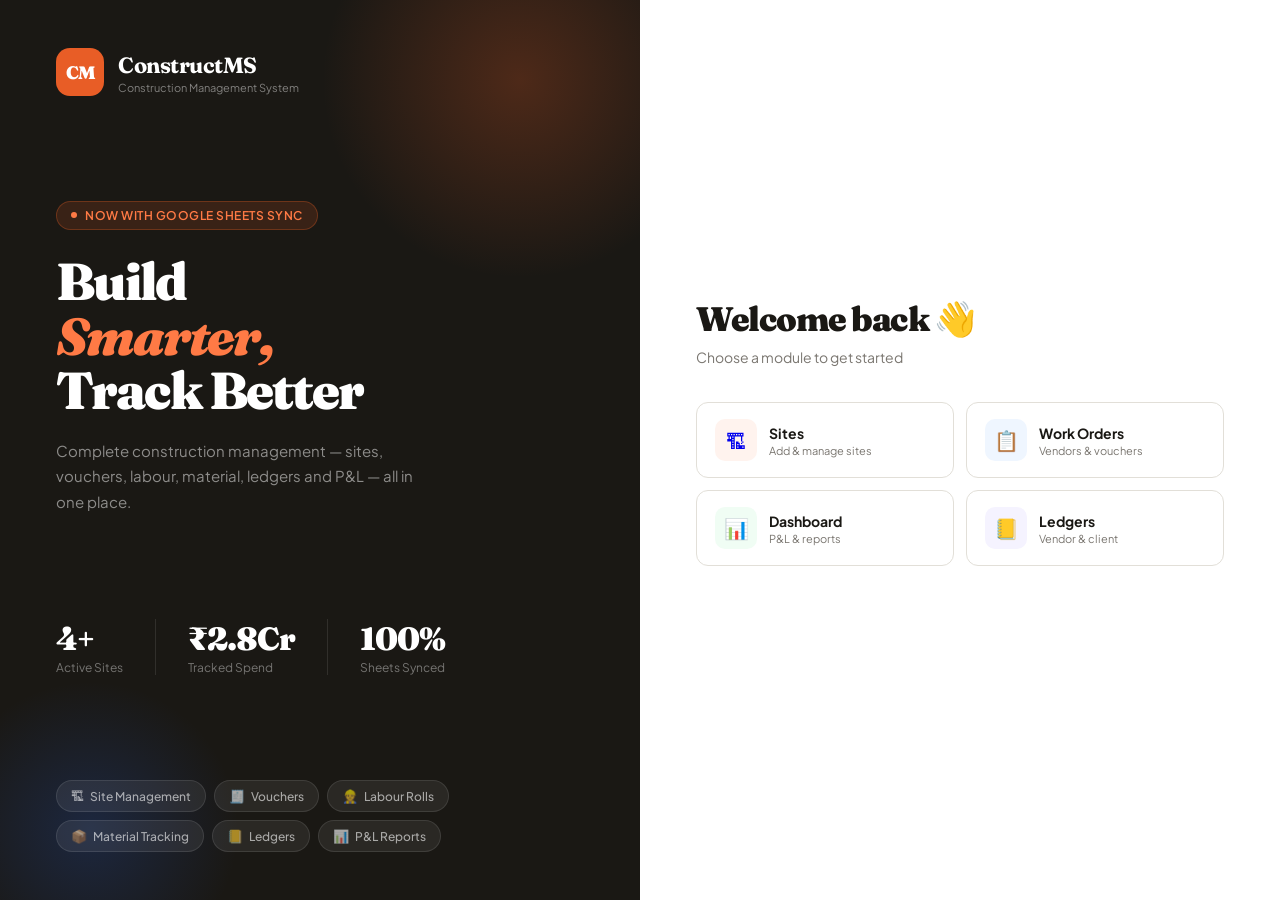
<file: index.html>
<!DOCTYPE html>
<html lang="en">
<head>
<meta charset="UTF-8"/>
<meta name="viewport" content="width=device-width, initial-scale=1.0"/>
<title>ConstructMS — Construction Management System</title>
<link href="https://fonts.googleapis.com/css2?family=Plus+Jakarta+Sans:wght@300;400;500;600;700;800&family=Fraunces:ital,wght@0,700;0,900;1,700&display=swap" rel="stylesheet"/>
<style>
  :root {
    --white: #ffffff;
    --off-white: #f8f7f4;
    --surface: #f0eeea;
    --border: #e2dfd8;
    --text: #1a1814;
    --text-muted: #7a7670;
    --text-light: #b0ada8;
    --accent: #e85d26;
    --accent-light: #ff7a45;
    --accent-bg: #fff3ee;
    --blue: #2563eb;
    --blue-bg: #eff6ff;
    --green: #16a34a;
    --green-bg: #f0fdf4;
    --amber: #d97706;
    --amber-bg: #fffbeb;
    --purple: #7c3aed;
    --purple-bg: #f5f3ff;
    --shadow-sm: 0 1px 3px rgba(0,0,0,0.06), 0 1px 2px rgba(0,0,0,0.04);
    --shadow: 0 4px 16px rgba(0,0,0,0.08), 0 2px 6px rgba(0,0,0,0.04);
    --shadow-lg: 0 20px 60px rgba(0,0,0,0.12), 0 8px 24px rgba(0,0,0,0.06);
    --radius: 12px;
    --radius-lg: 20px;
    --radius-xl: 28px;
  }
  * { box-sizing: border-box; margin: 0; padding: 0; }
  body {
    font-family: 'Plus Jakarta Sans', sans-serif;
    background: var(--off-white);
    color: var(--text);
    min-height: 100vh;
    overflow-x: hidden;
  }

  /* ── NOISE TEXTURE OVERLAY ── */
  body::before {
    content: '';
    position: fixed; inset: 0;
    background-image: url("data:image/svg+xml,%3Csvg viewBox='0 0 256 256' xmlns='http://www.w3.org/2000/svg'%3E%3Cfilter id='noise'%3E%3CfeTurbulence type='fractalNoise' baseFrequency='0.9' numOctaves='4' stitchTiles='stitch'/%3E%3C/filter%3E%3Crect width='100%25' height='100%25' filter='url(%23noise)' opacity='0.03'/%3E%3C/svg%3E");
    pointer-events: none; z-index: 0; opacity: 0.4;
  }

  /* ── LAYOUT ── */
  .page-wrap {
    display: grid;
    grid-template-columns: 1fr 1fr;
    min-height: 100vh;
    position: relative; z-index: 1;
  }

  /* ── LEFT PANEL ── */
  .left-panel {
    background: var(--text);
    padding: 48px 56px;
    display: flex; flex-direction: column;
    justify-content: space-between;
    position: relative; overflow: hidden;
  }
  .left-panel::before {
    content: '';
    position: absolute;
    top: -120px; right: -80px;
    width: 400px; height: 400px;
    background: radial-gradient(circle, rgba(232,93,38,0.25) 0%, transparent 70%);
    pointer-events: none;
  }
  .left-panel::after {
    content: '';
    position: absolute;
    bottom: -80px; left: -60px;
    width: 300px; height: 300px;
    background: radial-gradient(circle, rgba(37,99,235,0.2) 0%, transparent 70%);
    pointer-events: none;
  }

  .brand {
    display: flex; align-items: center; gap: 14px;
    position: relative; z-index: 1;
  }
  .brand-icon {
    width: 48px; height: 48px;
    background: var(--accent);
    border-radius: 14px;
    display: flex; align-items: center; justify-content: center;
    font-family: 'Fraunces', serif;
    font-weight: 900; font-size: 18px;
    color: white; letter-spacing: -1px;
  }
  .brand-name {
    font-family: 'Fraunces', serif;
    font-weight: 700; font-size: 22px;
    color: white; letter-spacing: -0.5px;
  }
  .brand-tag {
    font-size: 11px; color: rgba(255,255,255,0.45);
    margin-top: 2px; font-weight: 400;
  }

  .hero-text { position: relative; z-index: 1; }
  .hero-label {
    display: inline-flex; align-items: center; gap: 8px;
    background: rgba(232,93,38,0.15);
    border: 1px solid rgba(232,93,38,0.3);
    color: var(--accent-light);
    padding: 6px 14px; border-radius: 100px;
    font-size: 12px; font-weight: 600;
    letter-spacing: 0.5px; text-transform: uppercase;
    margin-bottom: 24px;
  }
  .hero-label::before {
    content: ''; width: 6px; height: 6px;
    background: var(--accent-light);
    border-radius: 50%;
    animation: blink 2s infinite;
  }
  @keyframes blink { 0%,100%{opacity:1} 50%{opacity:0.3} }

  .hero-heading {
    font-family: 'Fraunces', serif;
    font-size: 52px; font-weight: 900;
    line-height: 1.05; letter-spacing: -2px;
    color: white; margin-bottom: 20px;
  }
  .hero-heading em {
    font-style: italic; color: var(--accent-light);
  }
  .hero-sub {
    font-size: 15px; color: rgba(255,255,255,0.5);
    line-height: 1.7; max-width: 380px;
    font-weight: 400;
  }

  .stats-row {
    display: flex; gap: 32px;
    position: relative; z-index: 1;
  }
  .stat-item {}
  .stat-val {
    font-family: 'Fraunces', serif;
    font-size: 32px; font-weight: 900;
    color: white; letter-spacing: -1px;
  }
  .stat-label {
    font-size: 12px; color: rgba(255,255,255,0.4);
    margin-top: 2px;
  }
  .stat-divider {
    width: 1px; background: rgba(255,255,255,0.1);
  }

  .feature-pills {
    display: flex; flex-wrap: wrap; gap: 8px;
    position: relative; z-index: 1;
  }
  .pill {
    display: flex; align-items: center; gap: 6px;
    background: rgba(255,255,255,0.07);
    border: 1px solid rgba(255,255,255,0.1);
    color: rgba(255,255,255,0.6);
    padding: 7px 14px; border-radius: 100px;
    font-size: 12px; font-weight: 500;
  }
  .pill-icon { font-size: 13px; }

  /* ── RIGHT PANEL ── */
  .right-panel {
    padding: 48px 56px;
    display: flex; flex-direction: column;
    justify-content: center;
    background: var(--white);
  }

  .form-header { margin-bottom: 36px; }
  .form-title {
    font-family: 'Fraunces', serif;
    font-size: 34px; font-weight: 900;
    letter-spacing: -1.5px; color: var(--text);
    margin-bottom: 8px;
  }
  .form-subtitle {
    font-size: 14px; color: var(--text-muted);
    font-weight: 400;
  }

  .quick-nav {
    display: grid; grid-template-columns: 1fr 1fr;
    gap: 12px; margin-bottom: 36px;
  }
  .nav-card {
    display: flex; align-items: center; gap: 12px;
    padding: 16px 18px;
    border: 1.5px solid var(--border);
    border-radius: var(--radius);
    cursor: pointer;
    text-decoration: none;
    transition: all 0.2s ease;
    background: var(--white);
  }
  .nav-card:hover {
    border-color: var(--accent);
    background: var(--accent-bg);
    transform: translateY(-2px);
    box-shadow: var(--shadow);
  }
  .nav-card-icon {
    width: 42px; height: 42px;
    border-radius: 10px;
    display: flex; align-items: center; justify-content: center;
    font-size: 20px; flex-shrink: 0;
  }
  .nav-card-icon.orange { background: var(--accent-bg); }
  .nav-card-icon.blue   { background: var(--blue-bg); }
  .nav-card-icon.green  { background: var(--green-bg); }
  .nav-card-icon.purple { background: var(--purple-bg); }

  .nav-card-text {}
  .nav-card-title {
    font-size: 14px; font-weight: 700;
    color: var(--text); margin-bottom: 2px;
  }
  .nav-card-sub {
    font-size: 11px; color: var(--text-muted);
  }

  .divider {
    display: flex; align-items: center; gap: 16px;
    margin: 28px 0;
  }
  .divider-line { flex: 1; height: 1px; background: var(--border); }
  .divider-text { font-size: 12px; color: var(--text-light); font-weight: 500; }

  .login-form { display: flex; flex-direction: column; gap: 16px; }
  .input-group { display: flex; flex-direction: column; gap: 6px; }
  .input-label {
    font-size: 12px; font-weight: 600;
    color: var(--text-muted); letter-spacing: 0.3px;
    text-transform: uppercase;
  }
  .input-wrap { position: relative; }
  .input-wrap input {
    width: 100%;
    padding: 13px 16px 13px 44px;
    background: var(--off-white);
    border: 1.5px solid var(--border);
    border-radius: var(--radius);
    font-family: 'Plus Jakarta Sans', sans-serif;
    font-size: 14px; color: var(--text);
    outline: none; transition: all 0.2s;
  }
  .input-wrap input:focus {
    border-color: var(--accent);
    background: var(--white);
    box-shadow: 0 0 0 4px rgba(232,93,38,0.08);
  }
  .input-icon {
    position: absolute; left: 14px; top: 50%;
    transform: translateY(-50%);
    font-size: 16px; pointer-events: none;
    opacity: 0.5;
  }

  .btn-login {
    display: flex; align-items: center; justify-content: center; gap: 10px;
    padding: 15px 28px;
    background: var(--accent);
    color: white;
    border: none; border-radius: var(--radius);
    font-family: 'Plus Jakarta Sans', sans-serif;
    font-size: 15px; font-weight: 700;
    cursor: pointer; transition: all 0.2s;
    margin-top: 4px;
  }
  .btn-login:hover {
    background: var(--accent-light);
    transform: translateY(-1px);
    box-shadow: 0 8px 24px rgba(232,93,38,0.3);
  }
  .btn-login:active { transform: translateY(0); }

  .bottom-links {
    display: flex; justify-content: space-between; align-items: center;
    margin-top: 24px;
  }
  .link-text { font-size: 13px; color: var(--text-muted); }
  .link { color: var(--accent); text-decoration: none; font-weight: 600; }

  /* ── ANIMATIONS ── */
  @keyframes fadeUp {
    from { opacity: 0; transform: translateY(20px); }
    to { opacity: 1; transform: translateY(0); }
  }
  .fade-up { animation: fadeUp 0.5s ease forwards; }
  .fade-up-1 { animation-delay: 0.1s; opacity: 0; }
  .fade-up-2 { animation-delay: 0.2s; opacity: 0; }
  .fade-up-3 { animation-delay: 0.3s; opacity: 0; }
  .fade-up-4 { animation-delay: 0.4s; opacity: 0; }

  /* ── TOAST ── */
  .toast {
    position: fixed; bottom: 28px; right: 28px;
    background: var(--text); color: white;
    padding: 14px 20px; border-radius: var(--radius);
    font-size: 13px; font-weight: 500;
    display: flex; align-items: center; gap: 10px;
    box-shadow: var(--shadow-lg);
    transform: translateY(80px); opacity: 0;
    transition: all 0.3s cubic-bezier(0.34,1.56,0.64,1);
    z-index: 999;
  }
  .toast.show { transform: translateY(0); opacity: 1; }

  @media (max-width: 768px) {
    .page-wrap { grid-template-columns: 1fr; }
    .left-panel { display: none; }
    .right-panel { padding: 32px 24px; }
  }
</style>
</head>
<body>

<div class="page-wrap">

  <!-- LEFT: BRANDING -->
  <div class="left-panel">
    <div class="brand fade-up fade-up-1">
      <div class="brand-icon">CM</div>
      <div>
        <div class="brand-name">ConstructMS</div>
        <div class="brand-tag">Construction Management System</div>
      </div>
    </div>

    <div class="hero-text fade-up fade-up-2">
      <div class="hero-label">Now with Google Sheets Sync</div>
      <h1 class="hero-heading">Build<br/><em>Smarter,</em><br/>Track Better</h1>
      <p class="hero-sub">Complete construction management — sites, vouchers, labour, material, ledgers and P&L — all in one place.</p>
    </div>

    <div class="stats-row fade-up fade-up-3">
      <div class="stat-item">
        <div class="stat-val">4+</div>
        <div class="stat-label">Active Sites</div>
      </div>
      <div class="stat-divider"></div>
      <div class="stat-item">
        <div class="stat-val">₹2.8Cr</div>
        <div class="stat-label">Tracked Spend</div>
      </div>
      <div class="stat-divider"></div>
      <div class="stat-item">
        <div class="stat-val">100%</div>
        <div class="stat-label">Sheets Synced</div>
      </div>
    </div>

    <div class="feature-pills fade-up fade-up-4">
      <div class="pill"><span class="pill-icon">🏗</span> Site Management</div>
      <div class="pill"><span class="pill-icon">🧾</span> Vouchers</div>
      <div class="pill"><span class="pill-icon">👷</span> Labour Rolls</div>
      <div class="pill"><span class="pill-icon">📦</span> Material Tracking</div>
      <div class="pill"><span class="pill-icon">📒</span> Ledgers</div>
      <div class="pill"><span class="pill-icon">📊</span> P&L Reports</div>
    </div>
  </div>

  <!-- RIGHT: NAVIGATION + LOGIN -->
  <div class="right-panel">
    <div class="form-header fade-up fade-up-1">
      <h2 class="form-title">Welcome back 👋</h2>
      <p class="form-subtitle">Choose a module to get started</p>
    </div>

    <div class="quick-nav fade-up fade-up-2">
      <a href="sites.html" class="nav-card">
        <div class="nav-card-icon orange">🏗</div>
        <div class="nav-card-text">
          <div class="nav-card-title">Sites</div>
          <div class="nav-card-sub">Add & manage sites</div>
        </div>
      </a>
      <a href="workorder.html" class="nav-card">
        <div class="nav-card-icon blue">📋</div>
        <div class="nav-card-text">
          <div class="nav-card-title">Work Orders</div>
          <div class="nav-card-sub">Vendors & vouchers</div>
        </div>
      </a>
      <a href="dashboard.html" class="nav-card">
        <div class="nav-card-icon green">📊</div>
        <div class="nav-card-text">
          <div class="nav-card-title">Dashboard</div>
          <div class="nav-card-sub">P&L & reports</div>
        </div>
      </a>
      <a href="#" class="nav-card" onclick="toast('Ledgers coming soon!','📒')">
        <div class="nav-card-icon purple">📒</div>
        <div class="nav-card-text">
          <div class="nav-card-title">Ledgers</div>
          <div class="nav-card-sub">Vendor & client</div>
        </div>
      </a>
    </div>

    

<script>
function handleLogin() {
  const u = document.getElementById('inp-user').value;
  const p = document.getElementById('inp-pass').value;
  if (!u || !p) { toast('Please enter credentials', '⚠️'); return; }
  toast('Logging in…', '⏳');
  setTimeout(() => { window.location.href = 'dashboard.html'; }, 1200);
}

function toast(msg, icon = '✅') {
  const t = document.getElementById('toast');
  document.getElementById('toast-msg').textContent = msg;
  document.getElementById('toast-icon').textContent = icon;
  t.classList.add('show');
  setTimeout(() => t.classList.remove('show'), 2800);
  return false;
}

document.getElementById('inp-pass').addEventListener('keydown', e => {
  if (e.key === 'Enter') handleLogin();
});
</script>
</body>
</html>
</file>
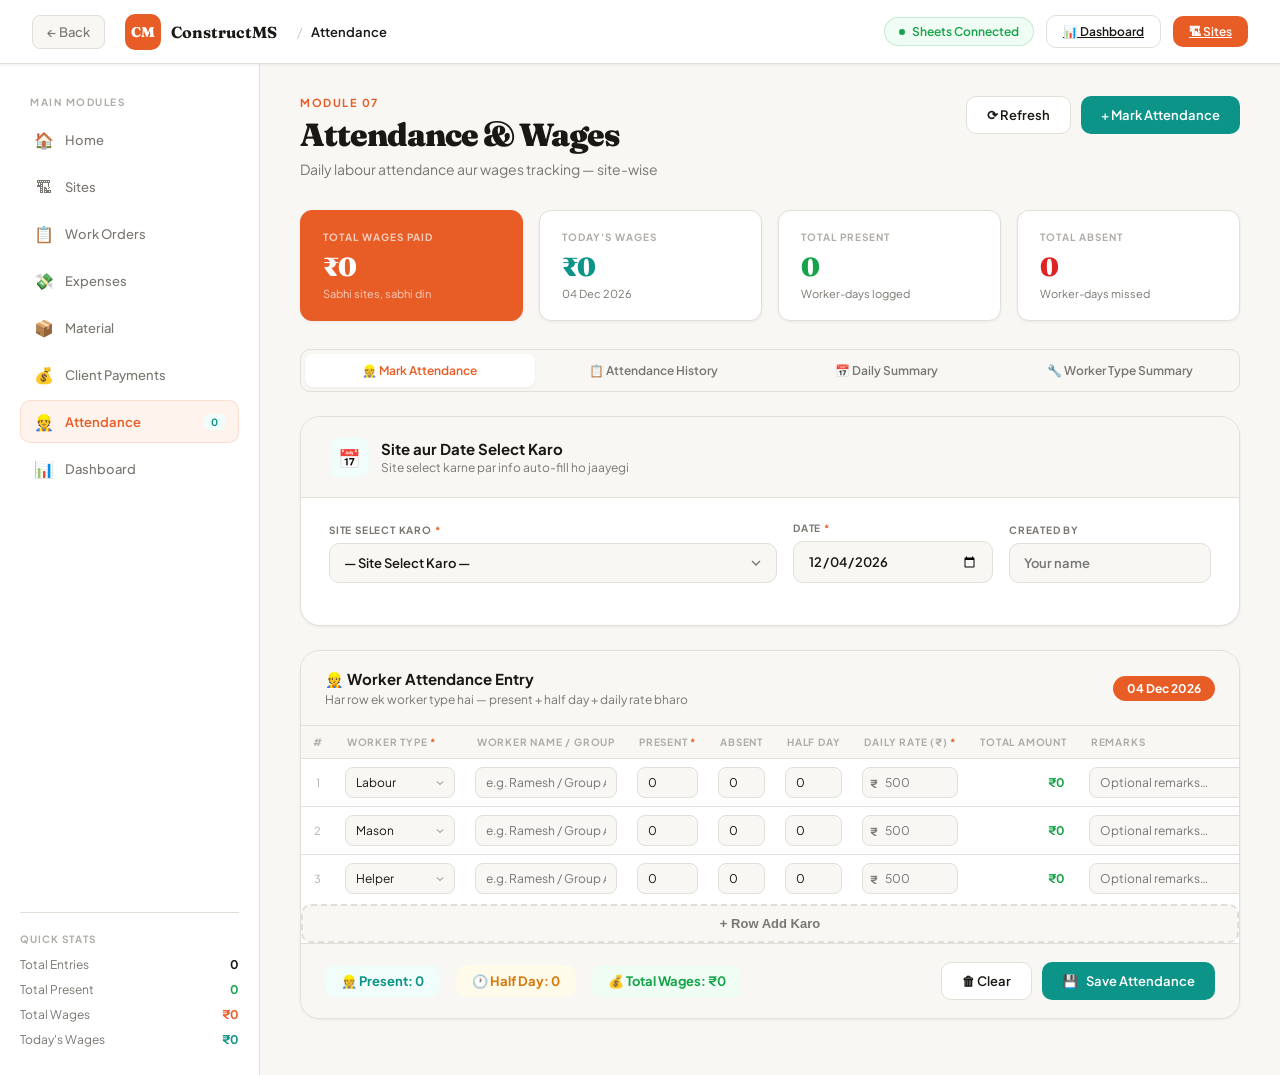
<file: attendance.html>
<!DOCTYPE html>
<html lang="en">
<head>
<meta charset="UTF-8"/>
<meta name="viewport" content="width=device-width, initial-scale=1.0"/>
<title>Attendance — ConstructMS</title>
<link href="https://fonts.googleapis.com/css2?family=Plus+Jakarta+Sans:wght@300;400;500;600;700;800&family=Fraunces:ital,wght@0,700;0,900;1,700&display=swap" rel="stylesheet"/>
<style>
  :root {
    --white:#ffffff; --off-white:#f8f7f4; --surface:#f0eeea; --border:#e2dfd8;
    --text:#1a1814; --text-muted:#7a7670; --text-light:#b0ada8;
    --accent:#e85d26; --accent-light:#ff7a45; --accent-bg:#fff3ee;
    --blue:#2563eb; --blue-bg:#eff6ff;
    --green:#16a34a; --green-bg:#f0fdf4;
    --amber:#d97706; --amber-bg:#fffbeb;
    --purple:#7c3aed; --purple-bg:#f5f3ff;
    --red:#dc2626; --red-bg:#fef2f2;
    --teal:#0d9488; --teal-bg:#f0fdfa;
    --shadow-sm:0 1px 3px rgba(0,0,0,.06); --shadow:0 4px 16px rgba(0,0,0,.08);
    --shadow-lg:0 20px 60px rgba(0,0,0,.10);
    --radius:12px; --radius-lg:20px;
  }
  *{box-sizing:border-box;margin:0;padding:0;}
  body{font-family:'Plus Jakarta Sans',sans-serif;background:var(--off-white);color:var(--text);min-height:100vh;}

  /* TOPBAR */
  .topbar{background:var(--white);border-bottom:1px solid var(--border);padding:0 32px;height:64px;display:flex;align-items:center;justify-content:space-between;position:sticky;top:0;z-index:100;box-shadow:var(--shadow-sm);}
  .topbar-left{display:flex;align-items:center;gap:20px;}
  .back-btn{display:flex;align-items:center;gap:8px;padding:8px 14px;background:var(--off-white);border:1px solid var(--border);border-radius:8px;cursor:pointer;font-size:13px;font-weight:500;color:var(--text-muted);text-decoration:none;transition:all .15s;}
  .back-btn:hover{border-color:var(--accent);color:var(--accent);}
  .topbar-brand{display:flex;align-items:center;gap:10px;}
  .brand-icon{width:36px;height:36px;background:var(--accent);border-radius:10px;display:flex;align-items:center;justify-content:center;font-family:'Fraunces',serif;font-weight:900;font-size:14px;color:white;}
  .brand-name{font-family:'Fraunces',serif;font-weight:700;font-size:16px;}
  .page-breadcrumb{display:flex;align-items:center;gap:8px;font-size:13px;color:var(--text-muted);}
  .breadcrumb-current{color:var(--text);font-weight:600;}
  .topbar-right{display:flex;align-items:center;gap:12px;}
  .sync-pill{display:flex;align-items:center;gap:7px;background:var(--green-bg);border:1px solid rgba(22,163,74,.2);color:var(--green);padding:6px 14px;border-radius:100px;font-size:12px;font-weight:600;}
  .sync-dot{width:6px;height:6px;background:var(--green);border-radius:50%;animation:pulse 2s infinite;}
  @keyframes pulse{0%,100%{opacity:1}50%{opacity:.3}}

  /* LAYOUT */
  .body-wrap{display:grid;grid-template-columns:260px 1fr;min-height:calc(100vh - 64px);}

  /* SIDEBAR */
  .sidebar{background:var(--white);border-right:1px solid var(--border);padding:28px 20px;display:flex;flex-direction:column;gap:4px;}
  .sidebar-section{font-size:10px;font-weight:700;color:var(--text-light);letter-spacing:1.5px;text-transform:uppercase;padding:14px 10px 6px;}
  .sidebar-section:first-child{padding-top:4px;}
  .nav-item{display:flex;align-items:center;gap:10px;padding:10px 12px;border-radius:10px;cursor:pointer;text-decoration:none;font-size:13px;font-weight:500;color:var(--text-muted);transition:all .15s;border:1px solid transparent;}
  .nav-item:hover{background:var(--off-white);color:var(--text);}
  .nav-item.active{background:var(--accent-bg);color:var(--accent);border-color:rgba(232,93,38,.15);font-weight:600;}
  .nav-item-icon{font-size:16px;width:22px;text-align:center;}
  .nav-badge{margin-left:auto;border-radius:100px;padding:2px 8px;font-size:10px;font-weight:700;}
  .nav-badge.green{background:var(--green-bg);color:var(--green);}
  .nav-badge.orange{background:var(--accent-bg);color:var(--accent);}
  .nav-badge.teal{background:var(--teal-bg);color:var(--teal);}

  /* MAIN */
  .main-content{padding:32px 40px;overflow-y:auto;}
  .page-header{display:flex;align-items:flex-start;justify-content:space-between;margin-bottom:32px;}
  .page-eyebrow{font-size:11px;font-weight:700;color:var(--accent);letter-spacing:1.5px;text-transform:uppercase;margin-bottom:6px;}
  .page-title{font-family:'Fraunces',serif;font-size:32px;font-weight:900;letter-spacing:-1px;margin-bottom:6px;}
  .page-desc{font-size:14px;color:var(--text-muted);}
  .page-actions{display:flex;gap:10px;}

  .btn{display:inline-flex;align-items:center;gap:8px;padding:10px 20px;border-radius:10px;font-size:13px;font-weight:600;cursor:pointer;border:none;font-family:'Plus Jakarta Sans',sans-serif;transition:all .15s;}
  .btn-primary{background:var(--accent);color:white;}
  .btn-primary:hover{background:var(--accent-light);box-shadow:0 6px 20px rgba(232,93,38,.3);transform:translateY(-1px);}
  .btn-ghost{background:var(--white);color:var(--text);border:1.5px solid var(--border);}
  .btn-ghost:hover{border-color:var(--accent);color:var(--accent);}
  .btn-teal{background:var(--teal);color:white;}
  .btn-teal:hover{background:#0f766e;box-shadow:0 6px 20px rgba(13,148,136,.3);transform:translateY(-1px);}
  .btn-danger{background:var(--red);color:white;padding:6px 12px;font-size:11px;}
  .btn-danger:hover{opacity:.85;}

  /* KPI CARDS */
  .kpi-row{display:grid;grid-template-columns:repeat(4,1fr);gap:16px;margin-bottom:28px;}
  .kpi-card{background:var(--white);border:1px solid var(--border);border-radius:var(--radius);padding:20px 22px;box-shadow:var(--shadow-sm);}
  .kpi-label{font-size:10px;font-weight:700;color:var(--text-light);letter-spacing:1px;text-transform:uppercase;margin-bottom:8px;}
  .kpi-value{font-family:'Fraunces',serif;font-size:26px;font-weight:900;letter-spacing:-1px;margin-bottom:4px;}
  .kpi-sub{font-size:11px;color:var(--text-muted);}
  .kpi-card.accent{background:var(--accent);border-color:var(--accent);}
  .kpi-card.accent .kpi-label{color:rgba(255,255,255,.7);}
  .kpi-card.accent .kpi-value{color:white;}
  .kpi-card.accent .kpi-sub{color:rgba(255,255,255,.7);}

  /* SITE + DATE SELECTOR */
  .selector-card{background:var(--white);border:1px solid var(--border);border-radius:var(--radius-lg);overflow:hidden;margin-bottom:24px;box-shadow:var(--shadow-sm);}
  .selector-header{padding:20px 28px;border-bottom:1px solid var(--border);display:flex;align-items:center;gap:12px;background:var(--off-white);}
  .selector-icon{width:40px;height:40px;border-radius:10px;display:flex;align-items:center;justify-content:center;font-size:18px;}
  .selector-icon.teal{background:var(--teal-bg);}
  .selector-title{font-size:15px;font-weight:700;margin-bottom:2px;}
  .selector-sub{font-size:12px;color:var(--text-muted);}
  .selector-body{padding:24px 28px;}
  .selector-row{display:grid;grid-template-columns:1fr 200px auto;gap:16px;align-items:end;margin-bottom:18px;}
  .sel-field{display:flex;flex-direction:column;gap:7px;}
  .sel-label{font-size:10px;font-weight:700;color:var(--text-muted);letter-spacing:.8px;text-transform:uppercase;}
  .sel-input,.sel-select{width:100%;padding:11px 14px;background:var(--off-white);border:1.5px solid var(--border);border-radius:10px;font-family:'Plus Jakarta Sans',sans-serif;font-size:13px;font-weight:600;color:var(--text);outline:none;transition:all .2s;appearance:none;}
  .sel-input:focus,.sel-select:focus{border-color:var(--accent);background:var(--white);box-shadow:0 0 0 4px rgba(232,93,38,.08);}
  .sel-select{background-image:url("data:image/svg+xml,%3Csvg xmlns='http://www.w3.org/2000/svg' width='16' height='16' viewBox='0 0 24 24' fill='none' stroke='%237a7670' stroke-width='2'%3E%3Cpath d='M6 9l6 6 6-6'/%3E%3C/svg%3E");background-repeat:no-repeat;background-position:right 12px center;padding-right:36px;}

  /* INFO PILLS */
  .info-pills{display:flex;flex-wrap:wrap;gap:10px;padding:14px;background:var(--off-white);border-radius:10px;border:1px solid var(--border);margin-bottom:18px;}
  .info-pill{display:flex;align-items:center;gap:7px;background:var(--white);border:1px solid var(--border);padding:6px 12px;border-radius:100px;font-size:12px;}
  .pill-lbl{color:var(--text-muted);font-weight:500;}
  .pill-val{color:var(--text);font-weight:700;}
  .pill-val.accent{color:var(--accent);}
  .pill-val.green{color:var(--green);}
  .pill-val.teal{color:var(--teal);}

  /* ── ATTENDANCE ENTRY TABLE ── */
  .entry-card{background:var(--white);border:1px solid var(--border);border-radius:var(--radius-lg);overflow:hidden;margin-bottom:24px;box-shadow:var(--shadow-sm);}
  .entry-header{padding:18px 24px;border-bottom:1px solid var(--border);display:flex;align-items:center;justify-content:space-between;background:var(--off-white);}
  .entry-title{font-size:15px;font-weight:700;}
  .entry-date-badge{background:var(--accent);color:white;padding:5px 14px;border-radius:100px;font-size:12px;font-weight:700;}

  /* Attendance input table */
  .att-table-wrap{overflow-x:auto;}
  .att-table{width:100%;border-collapse:collapse;min-width:900px;}
  .att-table thead th{padding:10px 12px;text-align:left;font-size:10px;font-weight:700;color:var(--text-light);letter-spacing:.8px;text-transform:uppercase;background:var(--off-white);border-bottom:1px solid var(--border);white-space:nowrap;}
  .att-table tbody td{padding:8px 10px;border-bottom:1px solid var(--border);vertical-align:middle;}
  .att-table tbody tr:last-child td{border-bottom:none;}
  .att-table tbody tr:hover td{background:#fafaf9;}

  .cell-input{width:100%;padding:7px 10px;background:var(--off-white);border:1.5px solid var(--border);border-radius:8px;font-family:'Plus Jakarta Sans',sans-serif;font-size:12px;color:var(--text);outline:none;transition:all .15s;}
  .cell-input:focus{border-color:var(--accent);background:var(--white);box-shadow:0 0 0 3px rgba(232,93,38,.07);}
  .cell-select{width:100%;padding:7px 10px;background:var(--off-white);border:1.5px solid var(--border);border-radius:8px;font-family:'Plus Jakarta Sans',sans-serif;font-size:12px;color:var(--text);outline:none;transition:all .15s;appearance:none;background-image:url("data:image/svg+xml,%3Csvg xmlns='http://www.w3.org/2000/svg' width='12' height='12' viewBox='0 0 24 24' fill='none' stroke='%237a7670' stroke-width='2'%3E%3Cpath d='M6 9l6 6 6-6'/%3E%3C/svg%3E");background-repeat:no-repeat;background-position:right 8px center;padding-right:26px;}
  .cell-select:focus{border-color:var(--accent);background-color:var(--white);}
  .cell-amt{font-weight:700;color:var(--green);font-size:12px;min-width:90px;text-align:right;padding-right:4px;}
  .row-num{font-size:11px;color:var(--text-light);width:30px;text-align:center;}

  .add-row-btn{display:flex;align-items:center;gap:8px;padding:10px 20px;background:var(--off-white);border:2px dashed var(--border);border-radius:10px;cursor:pointer;font-size:13px;font-weight:600;color:var(--text-muted);transition:all .15s;width:100%;justify-content:center;margin-top:2px;}
  .add-row-btn:hover{border-color:var(--accent);color:var(--accent);background:var(--accent-bg);}

  .entry-footer{padding:18px 24px;border-top:1px solid var(--border);background:var(--off-white);display:flex;align-items:center;justify-content:space-between;}
  .total-row{display:flex;align-items:center;gap:16px;}
  .total-chip{padding:8px 16px;border-radius:10px;font-size:13px;font-weight:700;}
  .total-chip.green{background:var(--green-bg);color:var(--green);}
  .total-chip.teal{background:var(--teal-bg);color:var(--teal);}
  .total-chip.amber{background:var(--amber-bg);color:var(--amber);}

  /* TABLE CARD (for history) */
  .table-card{background:var(--white);border:1px solid var(--border);border-radius:var(--radius-lg);overflow:hidden;box-shadow:var(--shadow-sm);margin-bottom:28px;}
  .table-header{padding:18px 24px;border-bottom:1px solid var(--border);display:flex;align-items:center;justify-content:space-between;}
  .table-title{font-size:15px;font-weight:700;}
  .table-count{background:var(--blue-bg);color:var(--blue);border-radius:100px;padding:3px 10px;font-size:11px;font-weight:700;}
  .table-scroll{overflow-x:auto;}
  table{width:100%;border-collapse:collapse;min-width:900px;}
  thead th{padding:11px 14px;text-align:left;font-size:10px;font-weight:700;color:var(--text-light);letter-spacing:.8px;text-transform:uppercase;background:var(--off-white);border-bottom:1px solid var(--border);white-space:nowrap;}
  tbody td{padding:12px 14px;font-size:12px;color:var(--text);border-bottom:1px solid var(--border);vertical-align:middle;white-space:nowrap;}
  tbody tr:last-child td{border-bottom:none;}
  tbody tr:hover td{background:var(--off-white);}

  .tag{display:inline-flex;align-items:center;padding:3px 9px;border-radius:100px;font-size:10px;font-weight:700;white-space:nowrap;}
  .tag.green{background:var(--green-bg);color:var(--green);}
  .tag.amber{background:var(--amber-bg);color:var(--amber);}
  .tag.blue{background:var(--blue-bg);color:var(--blue);}
  .tag.orange{background:var(--accent-bg);color:var(--accent);}
  .tag.purple{background:var(--purple-bg);color:var(--purple);}
  .tag.teal{background:var(--teal-bg);color:var(--teal);}
  .tag.red{background:var(--red-bg);color:var(--red);}

  /* DAILY SUMMARY TABLE */
  .daily-grid{display:grid;grid-template-columns:1fr 1fr;gap:20px;margin-bottom:28px;}

  /* TABS */
  .tabs{display:flex;gap:4px;background:var(--off-white);border:1px solid var(--border);border-radius:10px;padding:4px;margin-bottom:24px;}
  .tab-btn{flex:1;padding:9px 16px;border-radius:8px;font-size:12px;font-weight:600;cursor:pointer;border:none;background:transparent;color:var(--text-muted);font-family:'Plus Jakarta Sans',sans-serif;transition:all .15s;}
  .tab-btn.active{background:var(--white);color:var(--accent);box-shadow:var(--shadow-sm);}

  /* EMPTY */
  .empty-state{text-align:center;padding:48px 20px;}
  .empty-icon{font-size:36px;margin-bottom:10px;opacity:.4;}
  .empty-text{font-size:13px;color:var(--text-muted);}

  /* TOAST */
  .toast{position:fixed;bottom:28px;right:28px;padding:14px 20px;border-radius:var(--radius);font-size:13px;font-weight:600;display:flex;align-items:center;gap:10px;box-shadow:var(--shadow-lg);transform:translateY(80px);opacity:0;transition:all .35s cubic-bezier(.34,1.56,.64,1);z-index:999;min-width:240px;}
  .toast.show{transform:translateY(0);opacity:1;}
  .toast.success{background:var(--text);color:white;}
  .toast.error{background:var(--red);color:white;}
  .toast.info{background:var(--blue);color:white;}

  @keyframes fadeUp{from{opacity:0;transform:translateY(16px)}to{opacity:1;transform:translateY(0)}}
  .anim{opacity:0;animation:fadeUp .4s ease forwards;}
  .a1{animation-delay:.05s}.a2{animation-delay:.1s}.a3{animation-delay:.15s}.a4{animation-delay:.2s}.a5{animation-delay:.25s}
</style>
</head>
<body>

<!-- TOPBAR -->
<div class="topbar">
  <div class="topbar-left">
    <a href="index.html" class="back-btn">← Back</a>
    <div class="topbar-brand">
      <div class="brand-icon">CM</div>
      <div class="brand-name">ConstructMS</div>
    </div>
    <div class="page-breadcrumb">
      <span style="opacity:.4;">/</span>
      <span class="breadcrumb-current">Attendance</span>
    </div>
  </div>
  <div class="topbar-right">
    <div class="sync-pill"><span class="sync-dot"></span>Sheets Connected</div>
    <a href="dashboard.html" class="btn btn-ghost" style="padding:8px 16px;font-size:12px;">📊 Dashboard</a>
    <a href="sites.html" class="btn btn-primary" style="padding:8px 16px;font-size:12px;">🏗 Sites</a>
  </div>
</div>

<div class="body-wrap">

  <!-- SIDEBAR -->
  <aside class="sidebar">
    <div class="sidebar-section">Main Modules</div>
    <a href="index.html"      class="nav-item"><span class="nav-item-icon">🏠</span> Home</a>
    <a href="sites.html"      class="nav-item"><span class="nav-item-icon">🏗</span> Sites</a>
    <a href="workorder.html"  class="nav-item"><span class="nav-item-icon">📋</span> Work Orders</a>
    <a href="expense.html"    class="nav-item"><span class="nav-item-icon">💸</span> Expenses</a>
    <a href="material.html"   class="nav-item"><span class="nav-item-icon">📦</span> Material</a>
    <a href="client.html"     class="nav-item"><span class="nav-item-icon">💰</span> Client Payments</a>
    <a href="attendance.html" class="nav-item active"><span class="nav-item-icon">👷</span> Attendance<span class="nav-badge teal" id="nav-count">0</span></a>
    <a href="dashboard.html"  class="nav-item"><span class="nav-item-icon">📊</span> Dashboard</a>

    <!-- Quick Stats -->
    <div style="margin-top:auto;padding-top:20px;border-top:1px solid var(--border);">
      <div style="font-size:10px;font-weight:700;color:var(--text-light);letter-spacing:1px;text-transform:uppercase;margin-bottom:12px;">Quick Stats</div>
      <div style="display:flex;flex-direction:column;gap:10px;">
        <div style="display:flex;justify-content:space-between;font-size:12px;"><span style="color:var(--text-muted);">Total Entries</span><span style="font-weight:700;" id="qs-total">—</span></div>
        <div style="display:flex;justify-content:space-between;font-size:12px;"><span style="color:var(--text-muted);">Total Present</span><span style="font-weight:700;color:var(--green);" id="qs-present">—</span></div>
        <div style="display:flex;justify-content:space-between;font-size:12px;"><span style="color:var(--text-muted);">Total Wages</span><span style="font-weight:700;color:var(--accent);" id="qs-wages">—</span></div>
        <div style="display:flex;justify-content:space-between;font-size:12px;"><span style="color:var(--text-muted);">Today's Wages</span><span style="font-weight:700;color:var(--teal);" id="qs-today">—</span></div>
      </div>
    </div>
  </aside>

  <!-- MAIN CONTENT -->
  <main class="main-content">

    <!-- PAGE HEADER -->
    <div class="page-header anim a1">
      <div>
        <div class="page-eyebrow">Module 07</div>
        <h1 class="page-title">Attendance & Wages</h1>
        <p class="page-desc">Daily labour attendance aur wages tracking — site-wise</p>
      </div>
      <div class="page-actions">
        <button class="btn btn-ghost" onclick="loadAll()">⟳ Refresh</button>
        <button class="btn btn-teal" onclick="scrollToEntry()">+ Mark Attendance</button>
      </div>
    </div>

    <!-- KPI CARDS -->
    <div class="kpi-row anim a2">
      <div class="kpi-card accent">
        <div class="kpi-label">Total Wages Paid</div>
        <div class="kpi-value" id="kpi-wages">₹0</div>
        <div class="kpi-sub">Sabhi sites, sabhi din</div>
      </div>
      <div class="kpi-card">
        <div class="kpi-label">Today's Wages</div>
        <div class="kpi-value" id="kpi-today" style="color:var(--teal);">₹0</div>
        <div class="kpi-sub" id="kpi-today-date">—</div>
      </div>
      <div class="kpi-card">
        <div class="kpi-label">Total Present</div>
        <div class="kpi-value" id="kpi-present" style="color:var(--green);">0</div>
        <div class="kpi-sub">Worker-days logged</div>
      </div>
      <div class="kpi-card">
        <div class="kpi-label">Total Absent</div>
        <div class="kpi-value" id="kpi-absent" style="color:var(--red);">0</div>
        <div class="kpi-sub">Worker-days missed</div>
      </div>
    </div>

    <!-- TABS -->
    <div class="tabs anim a3">
      <button class="tab-btn active" onclick="switchTab('mark')">👷 Mark Attendance</button>
      <button class="tab-btn" onclick="switchTab('history')">📋 Attendance History</button>
      <button class="tab-btn" onclick="switchTab('daily')">📅 Daily Summary</button>
      <button class="tab-btn" onclick="switchTab('workertype')">🔧 Worker Type Summary</button>
    </div>

    <!-- ══ TAB: MARK ATTENDANCE ══════════════════════════════ -->
    <div id="tab-mark">

      <!-- SITE + DATE SELECTOR -->
      <div class="selector-card anim a4">
        <div class="selector-header">
          <div class="selector-icon teal">📅</div>
          <div>
            <div class="selector-title">Site aur Date Select Karo</div>
            <div class="selector-sub">Site select karne par info auto-fill ho jaayegi</div>
          </div>
        </div>
        <div class="selector-body">
          <div class="selector-row">
            <div class="sel-field">
              <label class="sel-label">Site Select Karo <span style="color:var(--accent);">*</span></label>
              <select class="sel-select" id="sel-site" onchange="onSiteChange()">
                <option value="">— Site Select Karo —</option>
              </select>
            </div>
            <div class="sel-field">
              <label class="sel-label">Date <span style="color:var(--accent);">*</span></label>
              <input class="sel-input" type="date" id="sel-date" onchange="onDateChange()"/>
            </div>
            <div class="sel-field">
              <label class="sel-label">Created By</label>
              <input class="sel-input" type="text" id="sel-createdby" placeholder="Your name"/>
            </div>
          </div>

          <!-- Auto-filled site info -->
          <div class="info-pills" id="site-info-pills" style="display:none;">
            <div class="info-pill"><span class="pill-lbl">Site ID</span><span class="pill-val" id="pill-sid">—</span></div>
            <div class="info-pill"><span class="pill-lbl">Client</span><span class="pill-val" id="pill-client">—</span></div>
            <div class="info-pill"><span class="pill-lbl">City</span><span class="pill-val" id="pill-city">—</span></div>
            <div class="info-pill"><span class="pill-lbl">Status</span><span class="pill-val teal" id="pill-status">—</span></div>
            <div class="info-pill"><span class="pill-lbl">Manager</span><span class="pill-val" id="pill-manager">—</span></div>
            <div class="info-pill"><span class="pill-lbl">Budget</span><span class="pill-val accent" id="pill-budget">—</span></div>
          </div>
        </div>
      </div>

      <!-- ATTENDANCE ENTRY TABLE -->
      <div class="entry-card anim a5" id="entry-card">
        <div class="entry-header">
          <div>
            <div class="entry-title">👷 Worker Attendance Entry</div>
            <div style="font-size:12px;color:var(--text-muted);margin-top:3px;">Har row ek worker type hai — present + half day + daily rate bharo</div>
          </div>
          <div style="display:flex;align-items:center;gap:10px;">
            <span class="entry-date-badge" id="entry-date-badge">— Date —</span>
          </div>
        </div>

        <div class="att-table-wrap">
          <table class="att-table">
            <thead>
              <tr>
                <th style="width:36px;">#</th>
                <th style="min-width:130px;">Worker Type <span style="color:var(--accent);">*</span></th>
                <th style="min-width:160px;">Worker Name / Group</th>
                <th style="width:80px;">Present <span style="color:var(--accent);">*</span></th>
                <th style="width:80px;">Absent</th>
                <th style="width:80px;">Half Day</th>
                <th style="width:110px;">Daily Rate (₹) <span style="color:var(--accent);">*</span></th>
                <th style="width:110px;">Total Amount</th>
                <th style="min-width:180px;">Remarks</th>
                <th style="width:40px;"></th>
              </tr>
            </thead>
            <tbody id="att-rows">
              <!-- rows injected by JS -->
            </tbody>
          </table>
        </div>

        <button class="add-row-btn" onclick="addAttRow()">+ Row Add Karo</button>

        <div class="entry-footer">
          <div class="total-row">
            <div class="total-chip teal">👷 Present: <span id="foot-present">0</span></div>
            <div class="total-chip amber">🕐 Half Day: <span id="foot-half">0</span></div>
            <div class="total-chip green">💰 Total Wages: <span id="foot-wages">₹0</span></div>
          </div>
          <div style="display:flex;gap:10px;">
            <button class="btn btn-ghost" onclick="resetEntryForm()">🗑 Clear</button>
            <button class="btn btn-teal" onclick="saveAttendance()">
              <span id="save-icon">💾</span>
              <span id="save-text">Save Attendance</span>
            </button>
          </div>
        </div>
      </div>

    </div><!-- /tab-mark -->

    <!-- ══ TAB: HISTORY ══════════════════════════════════════ -->
    <div id="tab-history" style="display:none;">
      <div class="table-card anim a3">
        <div class="table-header">
          <div style="display:flex;align-items:center;gap:10px;">
            <span class="table-title">All Attendance Records</span>
            <span class="table-count" id="hist-count-badge">—</span>
          </div>
          <div style="display:flex;gap:8px;align-items:center;">
            <input id="hist-search" type="text" placeholder="🔍  Site, worker type…"
              style="padding:7px 14px;background:var(--off-white);border:1px solid var(--border);border-radius:8px;font-size:12px;font-family:inherit;outline:none;width:220px;"
              oninput="filterHistory()"
              onfocus="this.style.borderColor='var(--accent)'" onblur="this.style.borderColor='var(--border)'"/>
            <select id="hist-site-filter" onchange="filterHistory()"
              style="padding:7px 12px;background:var(--off-white);border:1px solid var(--border);border-radius:8px;font-size:12px;font-family:inherit;outline:none;appearance:none;width:180px;">
              <option value="">All Sites</option>
            </select>
          </div>
        </div>
        <div class="table-scroll">
          <table>
            <thead>
              <tr>
                <th>#</th>
                <th>Att. ID</th>
                <th>Date</th>
                <th>Site ID</th>
                <th>Site Name</th>
                <th>Worker Type</th>
                <th>Worker Name</th>
                <th>Present</th>
                <th>Absent</th>
                <th>Half Day</th>
                <th>Daily Rate</th>
                <th>Total Wages</th>
                <th>Remarks</th>
                <th>Created By</th>
              </tr>
            </thead>
            <tbody id="hist-tbody">
              <tr><td colspan="14"><div class="empty-state"><div class="empty-icon">👷</div><div class="empty-text">Loading…</div></div></td></tr>
            </tbody>
          </table>
        </div>
      </div>
    </div>

    <!-- ══ TAB: DAILY SUMMARY ════════════════════════════════ -->
    <div id="tab-daily" style="display:none;">
      <div class="table-card anim a3">
        <div class="table-header">
          <div style="display:flex;align-items:center;gap:10px;">
            <span class="table-title">Daily Wages Summary</span>
            <span class="table-count" id="daily-count-badge">—</span>
          </div>
          <select id="daily-site-filter" onchange="loadDailySummary()"
            style="padding:7px 12px;background:var(--off-white);border:1px solid var(--border);border-radius:8px;font-size:12px;font-family:inherit;outline:none;appearance:none;width:220px;">
            <option value="">All Sites</option>
          </select>
        </div>
        <div class="table-scroll">
          <table>
            <thead>
              <tr>
                <th>#</th>
                <th>Date</th>
                <th>Site Name</th>
                <th>Total Present</th>
                <th>Total Absent</th>
                <th>Half Day</th>
                <th>Total Wages</th>
                <th>Worker Breakdown</th>
              </tr>
            </thead>
            <tbody id="daily-tbody">
              <tr><td colspan="8"><div class="empty-state"><div class="empty-icon">📅</div><div class="empty-text">Loading…</div></div></td></tr>
            </tbody>
          </table>
        </div>
      </div>
    </div>

    <!-- ══ TAB: WORKER TYPE SUMMARY ═════════════════════════ -->
    <div id="tab-workertype" style="display:none;">
      <div class="table-card anim a3">
        <div class="table-header">
          <div style="display:flex;align-items:center;gap:10px;">
            <span class="table-title">Worker Type Summary</span>
          </div>
          <select id="wt-site-filter" onchange="loadWorkerTypeSummary()"
            style="padding:7px 12px;background:var(--off-white);border:1px solid var(--border);border-radius:8px;font-size:12px;font-family:inherit;outline:none;appearance:none;width:220px;">
            <option value="">All Sites</option>
          </select>
        </div>
        <div class="table-scroll">
          <table>
            <thead>
              <tr>
                <th>#</th>
                <th>Worker Type</th>
                <th>Total Present</th>
                <th>Total Absent</th>
                <th>Half Days</th>
                <th>Total Wages</th>
                <th>Attendance Days Logged</th>
              </tr>
            </thead>
            <tbody id="wt-tbody">
              <tr><td colspan="7"><div class="empty-state"><div class="empty-icon">🔧</div><div class="empty-text">Loading…</div></div></td></tr>
            </tbody>
          </table>
        </div>
      </div>
    </div>

  </main>
</div>

<!-- TOAST -->
<div class="toast success" id="toast">
  <span id="toast-icon">✅</span>
  <span id="toast-msg">Saved!</span>
</div>

<script>
const API_URL = 'https://script.google.com/macros/s/AKfycbxHJLqjecbkU6jgWOEmFjv3NMZXxTkGzUMefwp9CM-4hNfRRX-D21CHxxT_j2zaoLLx/exec';

let allSites     = [];
let allRecords   = [];
let rowCount     = 0;

const WORKER_TYPES = [
  'Labour','Mason','Carpenter','Plumber','Electrician',
  'Bar Bender','Painter','Welder','Supervisor','Helper','Operator','Other'
];

const WORKER_TAG_COLOR = {
  Labour:'orange', Mason:'blue', Carpenter:'amber', Plumber:'teal',
  Electrician:'purple', 'Bar Bender':'orange', Painter:'green',
  Welder:'red', Supervisor:'teal', Helper:'', Operator:'blue', Other:''
};

// ── API ────────────────────────────────────────────────────────
async function api(action, data = {}) {
  try {
    const params = new URLSearchParams({ action, ...data });
    const res = await fetch(`${API_URL}?${params}`);
    return await res.json();
  } catch(e) { console.error('API:', e); return {}; }
}

const fmt  = n => '₹' + Number(n||0).toLocaleString('en-IN');
const fmtC = n => {
  n = Number(n||0);
  if (n >= 1e7) return '₹'+(n/1e7).toFixed(2)+' Cr';
  if (n >= 1e5) return '₹'+(n/1e5).toFixed(1)+' L';
  return '₹'+n.toLocaleString('en-IN');
};
const today = () => new Date().toISOString().split('T')[0];
const dispDate = d => new Date(d).toLocaleDateString('en-IN',{day:'2-digit',month:'short',year:'numeric'});

// ── LOAD ALL ───────────────────────────────────────────────────
async function loadAll() {
  const [sitesRes, attRes] = await Promise.all([
    api('getSites'),
    api('getAttendance'),
  ]);

  allSites   = sitesRes.sites   || [];
  allRecords = attRes.records   || [];

  populateSiteDropdowns();
  updateKPIs(attRes);
  renderHistory(allRecords);
  document.getElementById('nav-count').textContent = allRecords.length;
  updateSidebarStats(attRes);
}

// ── POPULATE DROPDOWNS ─────────────────────────────────────────
function populateSiteDropdowns() {
  const dropdowns = ['sel-site','hist-site-filter','daily-site-filter','wt-site-filter'];
  dropdowns.forEach(id => {
    const el = document.getElementById(id);
    if (!el) return;
    const val = el.value;
    // Keep first option
    while (el.options.length > 1) el.remove(1);
    allSites.forEach(s => {
      const o = document.createElement('option');
      o.value = s.siteId;
      o.textContent = `${s.siteId} — ${s.name}`;
      el.appendChild(o);
    });
    if (val) el.value = val;
  });
}

// ── ON SITE CHANGE (auto-fill) ─────────────────────────────────
function onSiteChange() {
  const siteId = document.getElementById('sel-site').value;
  if (!siteId) {
    document.getElementById('site-info-pills').style.display = 'none';
    document.getElementById('entry-date-badge').textContent = '— Date —';
    return;
  }
  const site = allSites.find(s => s.siteId === siteId);
  if (!site) return;

  document.getElementById('site-info-pills').style.display = 'flex';
  document.getElementById('pill-sid').textContent     = site.siteId;
  document.getElementById('pill-client').textContent  = site.clientName   || '—';
  document.getElementById('pill-city').textContent    = site.city         || '—';
  document.getElementById('pill-status').textContent  = site.status       || '—';
  document.getElementById('pill-manager').textContent = site.siteManager  || '—';
  document.getElementById('pill-budget').textContent  = fmtC(site.budget);

  onDateChange();
}

function onDateChange() {
  const d = document.getElementById('sel-date').value;
  document.getElementById('entry-date-badge').textContent = d ? dispDate(d) : '— Date —';
}

// ── ATTENDANCE ROW BUILDER ─────────────────────────────────────
function makeWorkerTypeOptions(selected) {
  return WORKER_TYPES.map(t =>
    `<option value="${t}" ${t === selected ? 'selected' : ''}>${t}</option>`
  ).join('');
}

function addAttRow(defaults = {}) {
  rowCount++;
  const rn = rowCount;
  const tbody = document.getElementById('att-rows');
  const tr = document.createElement('tr');
  tr.id = 'att-row-' + rn;
  tr.innerHTML = `
    <td class="row-num">${rn}</td>
    <td>
      <select class="cell-select" id="wtype-${rn}" onchange="recalcRow(${rn})">
        ${makeWorkerTypeOptions(defaults.workerType || 'Labour')}
      </select>
    </td>
    <td><input class="cell-input" id="wname-${rn}" type="text" placeholder="e.g. Ramesh / Group A" value="${defaults.workerName || ''}"/></td>
    <td><input class="cell-input" id="wpresent-${rn}" type="number" min="0" value="${defaults.present || 0}" oninput="recalcRow(${rn})"/></td>
    <td><input class="cell-input" id="wabsent-${rn}" type="number" min="0" value="${defaults.absent || 0}" oninput="recalcRow(${rn})"/></td>
    <td><input class="cell-input" id="whalf-${rn}" type="number" min="0" value="${defaults.halfDay || 0}" oninput="recalcRow(${rn})"/></td>
    <td>
      <div style="position:relative;">
        <span style="position:absolute;left:8px;top:50%;transform:translateY(-50%);font-size:11px;font-weight:700;color:var(--text-muted);">₹</span>
        <input class="cell-input" id="wrate-${rn}" type="number" min="0" value="${defaults.dailyRate || ''}" placeholder="500" style="padding-left:22px;" oninput="recalcRow(${rn})"/>
      </div>
    </td>
    <td><div class="cell-amt" id="wamt-${rn}">₹0</div></td>
    <td><input class="cell-input" id="wremarks-${rn}" type="text" placeholder="Optional remarks…" value="${defaults.remarks || ''}"/></td>
    <td><button class="btn btn-danger" onclick="removeRow(${rn})">✕</button></td>
  `;
  tbody.appendChild(tr);
  recalcRow(rn);
  recalcFooter();
}

function removeRow(rn) {
  const row = document.getElementById('att-row-' + rn);
  if (row) row.remove();
  recalcFooter();
}

function recalcRow(rn) {
  const present  = Number(document.getElementById('wpresent-' + rn)?.value || 0);
  const halfDay  = Number(document.getElementById('whalf-'    + rn)?.value || 0);
  const rate     = Number(document.getElementById('wrate-'    + rn)?.value || 0);
  const total    = (present + halfDay * 0.5) * rate;
  const el = document.getElementById('wamt-' + rn);
  if (el) el.textContent = fmt(total);
  recalcFooter();
}

function recalcFooter() {
  const rows = document.querySelectorAll('#att-rows tr');
  let totalPresent = 0, totalHalf = 0, totalWages = 0;
  rows.forEach(tr => {
    const rn = tr.id.replace('att-row-', '');
    const present = Number(document.getElementById('wpresent-' + rn)?.value || 0);
    const half    = Number(document.getElementById('whalf-'    + rn)?.value || 0);
    const rate    = Number(document.getElementById('wrate-'    + rn)?.value || 0);
    totalPresent += present;
    totalHalf    += half;
    totalWages   += (present + half * 0.5) * rate;
  });
  document.getElementById('foot-present').textContent = totalPresent;
  document.getElementById('foot-half').textContent    = totalHalf;
  document.getElementById('foot-wages').textContent   = fmt(totalWages);
}

function resetEntryForm() {
  document.getElementById('att-rows').innerHTML = '';
  rowCount = 0;
  recalcFooter();
  // Add 3 default rows
  addAttRow({ workerType: 'Labour' });
  addAttRow({ workerType: 'Mason' });
  addAttRow({ workerType: 'Helper' });
}

// ── SAVE ATTENDANCE (Bulk) ─────────────────────────────────────
async function saveAttendance() {
  const siteId  = document.getElementById('sel-site').value;
  const date    = document.getElementById('sel-date').value;
  const createdBy = document.getElementById('sel-createdby').value.trim() || 'ADMIN';

  if (!siteId) { showToast('⚠️ Pehle site select karo', 'error'); return; }
  if (!date)   { showToast('⚠️ Date select karo', 'error'); return; }

  const site = allSites.find(s => s.siteId === siteId);
  const siteName = site ? site.name : siteId;

  // Collect rows
  const rows = document.querySelectorAll('#att-rows tr');
  const entries = [];
  let valid = true;

  rows.forEach(tr => {
    const rn      = tr.id.replace('att-row-','');
    const wtype   = document.getElementById('wtype-'    + rn)?.value || 'Labour';
    const wname   = document.getElementById('wname-'    + rn)?.value || '';
    const present = Number(document.getElementById('wpresent-' + rn)?.value || 0);
    const absent  = Number(document.getElementById('wabsent-'  + rn)?.value || 0);
    const half    = Number(document.getElementById('whalf-'    + rn)?.value || 0);
    const rate    = Number(document.getElementById('wrate-'    + rn)?.value || 0);
    const remarks = document.getElementById('wremarks-' + rn)?.value || '';

    if (rate <= 0) { showToast('⚠️ Sabhi rows mein daily rate bharo', 'error'); valid = false; return; }

    entries.push({ workerType: wtype, workerName: wname, present, absent, halfDay: half, dailyRate: rate, remarks });
  });

  if (!valid) return;
  if (entries.length === 0) { showToast('⚠️ Koi row nahi hai', 'error'); return; }

  document.getElementById('save-text').textContent = 'Saving…';
  document.getElementById('save-icon').textContent = '⏳';

  const result = await api('addBulkAttendance', {
    siteId,
    siteName,
    date,
    createdBy,
    entries: JSON.stringify(entries),
  });

  document.getElementById('save-text').textContent = 'Save Attendance';
  document.getElementById('save-icon').textContent = '💾';

  if (result.success) {
    showToast(`✅ ${result.saved} entries saved! Total: ${fmt(result.grandTotal)}`, 'success');
    loadAll();
  } else {
    showToast('❌ ' + (result.error || 'Error saving'), 'error');
  }
}

// ── UPDATE KPIs ────────────────────────────────────────────────
function updateKPIs(attRes) {
  document.getElementById('kpi-wages').textContent   = fmtC(attRes.totalAmount  || 0);
  document.getElementById('kpi-present').textContent = attRes.totalPresent || 0;
  document.getElementById('kpi-absent').textContent  = attRes.totalAbsent  || 0;

  const todayStr = today();
  const todayRecs = (attRes.records || []).filter(r =>
    String(r.rawDate || '').startsWith(todayStr)
  );
  const todayWages = todayRecs.reduce((s, r) => s + r.totalAmount, 0);
  document.getElementById('kpi-today').textContent     = fmt(todayWages);
  document.getElementById('kpi-today-date').textContent = dispDate(todayStr);
}

function updateSidebarStats(attRes) {
  document.getElementById('qs-total').textContent   = (attRes.records || []).length;
  document.getElementById('qs-present').textContent = attRes.totalPresent || 0;
  document.getElementById('qs-wages').textContent   = fmtC(attRes.totalAmount || 0);
  const todayRecs = (attRes.records || []).filter(r => String(r.rawDate||'').startsWith(today()));
  document.getElementById('qs-today').textContent   = fmt(todayRecs.reduce((s,r)=>s+r.totalAmount,0));
}

// ── RENDER HISTORY ─────────────────────────────────────────────
function renderHistory(records) {
  document.getElementById('hist-count-badge').textContent = records.length + ' records';
  const tbody = document.getElementById('hist-tbody');
  if (!records.length) {
    tbody.innerHTML = `<tr><td colspan="14"><div class="empty-state"><div class="empty-icon">👷</div><div class="empty-text">Koi attendance record nahi</div></div></td></tr>`;
    return;
  }
  tbody.innerHTML = records.slice().reverse().map((r, i) => `
    <tr style="animation:fadeUp .3s ease ${i*.03}s both;">
      <td style="color:var(--text-muted);font-size:11px;">${r.serialNo || i+1}</td>
      <td><span style="font-size:10px;background:var(--off-white);padding:2px 7px;border-radius:6px;font-weight:600;">${r.attendanceId}</span></td>
      <td style="font-weight:600;">${r.date}</td>
      <td style="color:var(--text-muted);font-size:11px;">${r.siteId}</td>
      <td style="font-weight:600;">${r.siteName}</td>
      <td><span class="tag ${WORKER_TAG_COLOR[r.workerType]||'blue'}">${r.workerType}</span></td>
      <td>${r.workerName || '—'}</td>
      <td><span class="tag green">${r.present}</span></td>
      <td><span class="tag red">${r.absent}</span></td>
      <td><span class="tag amber">${r.halfDay}</span></td>
      <td style="color:var(--text-muted);">${fmt(r.dailyRate)}</td>
      <td style="font-weight:700;color:var(--green);">${fmt(r.totalAmount)}</td>
      <td style="max-width:160px;overflow:hidden;text-overflow:ellipsis;color:var(--text-muted);">${r.remarks||'—'}</td>
      <td style="color:var(--text-muted);font-size:11px;">${r.createdBy||'—'}</td>
    </tr>
  `).join('');
}

function filterHistory() {
  const q      = document.getElementById('hist-search').value.toLowerCase();
  const siteId = document.getElementById('hist-site-filter').value;
  let filtered = allRecords;
  if (siteId) filtered = filtered.filter(r => r.siteId === siteId);
  if (q)      filtered = filtered.filter(r =>
    (r.siteName||'').toLowerCase().includes(q) ||
    (r.workerType||'').toLowerCase().includes(q) ||
    (r.workerName||'').toLowerCase().includes(q) ||
    (r.siteId||'').toLowerCase().includes(q)
  );
  renderHistory(filtered);
}

// ── DAILY SUMMARY ──────────────────────────────────────────────
async function loadDailySummary() {
  const siteId = document.getElementById('daily-site-filter').value;
  const res = await api('getAttendanceDailySummary', siteId ? { siteId } : {});
  const summary = res.summary || [];
  document.getElementById('daily-count-badge').textContent = summary.length + ' days';
  const tbody = document.getElementById('daily-tbody');
  if (!summary.length) {
    tbody.innerHTML = `<tr><td colspan="8"><div class="empty-state"><div class="empty-icon">📅</div><div class="empty-text">Koi data nahi</div></div></td></tr>`;
    return;
  }
  tbody.innerHTML = summary.map((s, i) => {
    const breakdown = Object.entries(s.workerBreakdown || {})
      .map(([t, d]) => `<span class="tag ${WORKER_TAG_COLOR[t]||'blue'}" style="margin:1px;">${t}: ${d.present}</span>`)
      .join(' ');
    return `
      <tr style="animation:fadeUp .3s ease ${i*.04}s both;">
        <td style="color:var(--text-muted);font-size:11px;">${i+1}</td>
        <td style="font-weight:700;">${s.date}</td>
        <td>${s.siteName || '—'}</td>
        <td><span class="tag green">${s.totalPresent}</span></td>
        <td><span class="tag red">${s.totalAbsent}</span></td>
        <td><span class="tag amber">${s.totalHalfDay}</span></td>
        <td style="font-weight:700;color:var(--green);">${fmt(s.totalWages)}</td>
        <td style="max-width:240px;white-space:normal;">${breakdown || '—'}</td>
      </tr>`;
  }).join('');
}

// ── WORKER TYPE SUMMARY ────────────────────────────────────────
async function loadWorkerTypeSummary() {
  const siteId = document.getElementById('wt-site-filter').value;
  const res = await api('getWorkerTypeSummary', siteId ? { siteId } : {});
  const summary = res.summary || [];
  const tbody = document.getElementById('wt-tbody');
  if (!summary.length) {
    tbody.innerHTML = `<tr><td colspan="7"><div class="empty-state"><div class="empty-icon">🔧</div><div class="empty-text">Koi data nahi</div></div></td></tr>`;
    return;
  }
  tbody.innerHTML = summary.map((s, i) => `
    <tr style="animation:fadeUp .3s ease ${i*.04}s both;">
      <td style="color:var(--text-muted);font-size:11px;">${i+1}</td>
      <td><span class="tag ${WORKER_TAG_COLOR[s.workerType]||'blue'}">${s.workerType}</span></td>
      <td><span class="tag green">${s.totalPresent}</span></td>
      <td><span class="tag red">${s.totalAbsent}</span></td>
      <td><span class="tag amber">${s.totalHalfDay}</span></td>
      <td style="font-weight:700;color:var(--green);">${fmt(s.totalWages)}</td>
      <td style="color:var(--text-muted);">${s.days} rows</td>
    </tr>
  `).join('');
}

// ── TABS ───────────────────────────────────────────────────────
function switchTab(tab) {
  ['mark','history','daily','workertype'].forEach(t => {
    document.getElementById('tab-' + t).style.display = t === tab ? 'block' : 'none';
  });
  document.querySelectorAll('.tab-btn').forEach((btn, i) => {
    btn.classList.toggle('active', ['mark','history','daily','workertype'][i] === tab);
  });
  if (tab === 'daily')      loadDailySummary();
  if (tab === 'workertype') loadWorkerTypeSummary();
}

function scrollToEntry() {
  switchTab('mark');
  document.getElementById('entry-card').scrollIntoView({ behavior:'smooth', block:'start' });
}

// ── TOAST ──────────────────────────────────────────────────────
function showToast(msg, type = 'success') {
  const t = document.getElementById('toast');
  const parts = msg.split(' ');
  document.getElementById('toast-icon').textContent = parts[0];
  document.getElementById('toast-msg').textContent  = parts.slice(1).join(' ');
  t.className = `toast ${type} show`;
  setTimeout(() => t.classList.remove('show'), 3500);
}

// ── INIT ───────────────────────────────────────────────────────
document.getElementById('sel-date').value = today();
onDateChange();
resetEntryForm(); // 3 default rows
loadAll();

const fadeStyle = document.createElement('style');
fadeStyle.textContent = `@keyframes fadeUp{from{opacity:0;transform:translateY(12px)}to{opacity:1;transform:translateY(0)}}`;
document.head.appendChild(fadeStyle);
</script>
</body>
</html>
</file>
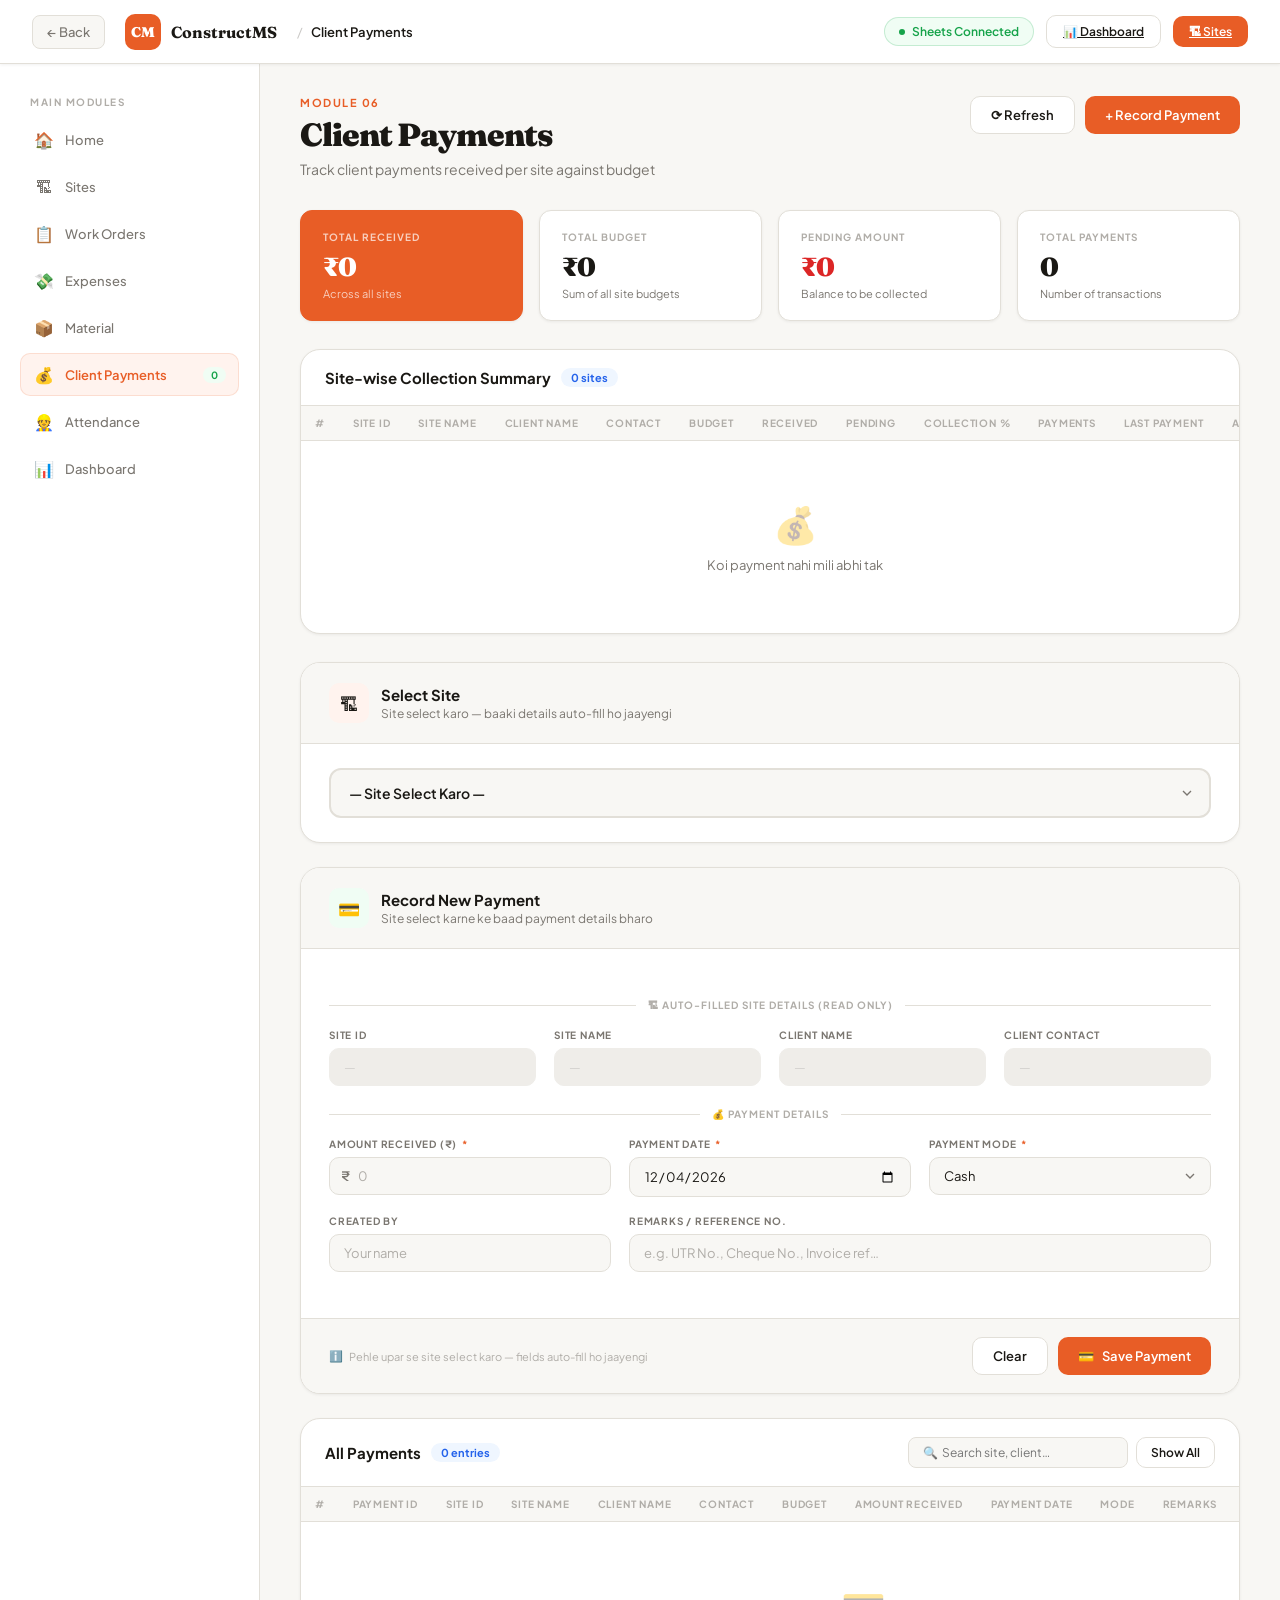
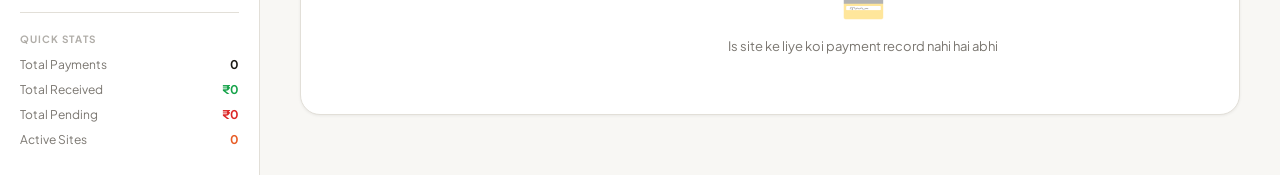
<file: client.html>
<!DOCTYPE html>
<html lang="en">
<head>
<meta charset="UTF-8"/>
<meta name="viewport" content="width=device-width, initial-scale=1.0"/>
<title>Client Payments — ConstructMS</title>
<link href="https://fonts.googleapis.com/css2?family=Plus+Jakarta+Sans:wght@300;400;500;600;700;800&family=Fraunces:ital,wght@0,700;0,900;1,700&display=swap" rel="stylesheet"/>
<style>
  :root {
    --white: #ffffff;
    --off-white: #f8f7f4;
    --surface: #f0eeea;
    --border: #e2dfd8;
    --text: #1a1814;
    --text-muted: #7a7670;
    --text-light: #b0ada8;
    --accent: #e85d26;
    --accent-light: #ff7a45;
    --accent-bg: #fff3ee;
    --blue: #2563eb;
    --blue-bg: #eff6ff;
    --green: #16a34a;
    --green-bg: #f0fdf4;
    --amber: #d97706;
    --amber-bg: #fffbeb;
    --purple: #7c3aed;
    --purple-bg: #f5f3ff;
    --red: #dc2626;
    --red-bg: #fef2f2;
    --shadow-sm: 0 1px 3px rgba(0,0,0,0.06);
    --shadow: 0 4px 16px rgba(0,0,0,0.08);
    --shadow-lg: 0 20px 60px rgba(0,0,0,0.10);
    --radius: 12px;
    --radius-lg: 20px;
  }
  * { box-sizing: border-box; margin: 0; padding: 0; }
  body { font-family: 'Plus Jakarta Sans', sans-serif; background: var(--off-white); color: var(--text); min-height: 100vh; }

  /* TOPBAR */
  .topbar {
    background: var(--white); border-bottom: 1px solid var(--border);
    padding: 0 32px; height: 64px;
    display: flex; align-items: center; justify-content: space-between;
    position: sticky; top: 0; z-index: 100; box-shadow: var(--shadow-sm);
  }
  .topbar-left { display: flex; align-items: center; gap: 20px; }
  .back-btn {
    display: flex; align-items: center; gap: 8px; padding: 8px 14px;
    background: var(--off-white); border: 1px solid var(--border); border-radius: 8px;
    cursor: pointer; font-size: 13px; font-weight: 500; color: var(--text-muted);
    text-decoration: none; transition: all 0.15s;
  }
  .back-btn:hover { border-color: var(--accent); color: var(--accent); }
  .topbar-brand { display: flex; align-items: center; gap: 10px; }
  .brand-icon {
    width: 36px; height: 36px; background: var(--accent); border-radius: 10px;
    display: flex; align-items: center; justify-content: center;
    font-family: 'Fraunces', serif; font-weight: 900; font-size: 14px; color: white;
  }
  .brand-name { font-family: 'Fraunces', serif; font-weight: 700; font-size: 16px; }
  .page-breadcrumb { display: flex; align-items: center; gap: 8px; font-size: 13px; color: var(--text-muted); }
  .breadcrumb-sep { opacity: 0.4; }
  .breadcrumb-current { color: var(--text); font-weight: 600; }
  .topbar-right { display: flex; align-items: center; gap: 12px; }
  .sync-pill {
    display: flex; align-items: center; gap: 7px; background: var(--green-bg);
    border: 1px solid rgba(22,163,74,0.2); color: var(--green);
    padding: 6px 14px; border-radius: 100px; font-size: 12px; font-weight: 600;
  }
  .sync-dot { width: 6px; height: 6px; background: var(--green); border-radius: 50%; animation: pulse 2s infinite; }
  @keyframes pulse { 0%,100%{opacity:1} 50%{opacity:0.3} }

  /* LAYOUT */
  .body-wrap { display: grid; grid-template-columns: 260px 1fr; min-height: calc(100vh - 64px); }

  /* SIDEBAR */
  .sidebar {
    background: var(--white); border-right: 1px solid var(--border);
    padding: 28px 20px; display: flex; flex-direction: column; gap: 4px;
  }
  .sidebar-section {
    font-size: 10px; font-weight: 700; color: var(--text-light);
    letter-spacing: 1.5px; text-transform: uppercase; padding: 14px 10px 6px;
  }
  .sidebar-section:first-child { padding-top: 4px; }
  .nav-item {
    display: flex; align-items: center; gap: 10px; padding: 10px 12px; border-radius: 10px;
    cursor: pointer; text-decoration: none; font-size: 13px; font-weight: 500;
    color: var(--text-muted); transition: all 0.15s; border: 1px solid transparent;
  }
  .nav-item:hover { background: var(--off-white); color: var(--text); }
  .nav-item.active { background: var(--accent-bg); color: var(--accent); border-color: rgba(232,93,38,0.15); font-weight: 600; }
  .nav-item-icon { font-size: 16px; width: 22px; text-align: center; }
  .nav-badge { margin-left: auto; border-radius: 100px; padding: 2px 8px; font-size: 10px; font-weight: 700; }
  .nav-badge.green { background: var(--green-bg); color: var(--green); }
  .nav-badge.orange { background: var(--accent-bg); color: var(--accent); }

  /* MAIN */
  .main-content { padding: 32px 40px; overflow-y: auto; }
  .page-header { display: flex; align-items: flex-start; justify-content: space-between; margin-bottom: 32px; }
  .page-eyebrow { font-size: 11px; font-weight: 700; color: var(--accent); letter-spacing: 1.5px; text-transform: uppercase; margin-bottom: 6px; }
  .page-title { font-family: 'Fraunces', serif; font-size: 32px; font-weight: 900; letter-spacing: -1px; margin-bottom: 6px; }
  .page-desc { font-size: 14px; color: var(--text-muted); }
  .page-actions { display: flex; gap: 10px; }

  .btn {
    display: inline-flex; align-items: center; gap: 8px; padding: 10px 20px;
    border-radius: 10px; font-size: 13px; font-weight: 600; cursor: pointer; border: none;
    font-family: 'Plus Jakarta Sans', sans-serif; transition: all 0.15s;
  }
  .btn-primary { background: var(--accent); color: white; }
  .btn-primary:hover { background: var(--accent-light); box-shadow: 0 6px 20px rgba(232,93,38,0.3); transform: translateY(-1px); }
  .btn-ghost { background: var(--white); color: var(--text); border: 1.5px solid var(--border); }
  .btn-ghost:hover { border-color: var(--accent); color: var(--accent); }

  /* KPI CARDS */
  .kpi-row { display: grid; grid-template-columns: repeat(4, 1fr); gap: 16px; margin-bottom: 28px; }
  .kpi-card {
    background: var(--white); border: 1px solid var(--border); border-radius: var(--radius);
    padding: 20px 22px; box-shadow: var(--shadow-sm);
  }
  .kpi-label { font-size: 10px; font-weight: 700; color: var(--text-light); letter-spacing: 1px; text-transform: uppercase; margin-bottom: 8px; }
  .kpi-value { font-family: 'Fraunces', serif; font-size: 26px; font-weight: 900; letter-spacing: -1px; margin-bottom: 4px; }
  .kpi-sub { font-size: 11px; color: var(--text-muted); }
  .kpi-card.accent { background: var(--accent); border-color: var(--accent); }
  .kpi-card.accent .kpi-label { color: rgba(255,255,255,0.7); }
  .kpi-card.accent .kpi-value { color: white; }
  .kpi-card.accent .kpi-sub { color: rgba(255,255,255,0.7); }

  /* SITE SELECTOR CARD */
  .site-selector-card {
    background: var(--white); border: 1px solid var(--border);
    border-radius: var(--radius-lg); overflow: hidden;
    margin-bottom: 24px; box-shadow: var(--shadow-sm);
  }
  .site-selector-header {
    padding: 20px 28px; border-bottom: 1px solid var(--border);
    display: flex; align-items: center; gap: 12px; background: var(--off-white);
  }
  .selector-icon { width: 40px; height: 40px; border-radius: 10px; display: flex; align-items: center; justify-content: center; font-size: 18px; background: var(--accent-bg); }
  .selector-title { font-size: 15px; font-weight: 700; margin-bottom: 2px; }
  .selector-sub { font-size: 12px; color: var(--text-muted); }
  .site-selector-body { padding: 24px 28px; }
  .site-select-big {
    width: 100%; padding: 14px 18px;
    background: var(--off-white); border: 2px solid var(--border);
    border-radius: 12px; font-family: 'Plus Jakarta Sans', sans-serif;
    font-size: 14px; font-weight: 600; color: var(--text); outline: none;
    transition: all 0.2s; appearance: none; cursor: pointer;
    background-image: url("data:image/svg+xml,%3Csvg xmlns='http://www.w3.org/2000/svg' width='16' height='16' viewBox='0 0 24 24' fill='none' stroke='%237a7670' stroke-width='2'%3E%3Cpath d='M6 9l6 6 6-6'/%3E%3C/svg%3E");
    background-repeat: no-repeat; background-position: right 14px center; padding-right: 40px;
  }
  .site-select-big:focus { border-color: var(--accent); background-color: var(--white); box-shadow: 0 0 0 4px rgba(232,93,38,0.08); }

  /* AUTO-FILL PILLS */
  .autofill-row {
    display: flex; flex-wrap: wrap; gap: 10px; margin-top: 18px;
    padding: 16px; background: var(--off-white); border-radius: 10px;
    border: 1px solid var(--border);
  }
  .autofill-pill {
    display: flex; align-items: center; gap: 7px;
    background: var(--white); border: 1px solid var(--border);
    padding: 7px 14px; border-radius: 100px; font-size: 12px;
  }
  .pill-label { color: var(--text-muted); font-weight: 500; }
  .pill-value { color: var(--text); font-weight: 700; }
  .pill-value.accent { color: var(--accent); }
  .pill-value.green { color: var(--green); }
  .pill-value.red { color: var(--red); }

  /* PROGRESS BAR HERO */
  .site-progress-hero {
    margin-top: 16px; padding: 18px; border-radius: 12px;
    background: linear-gradient(135deg, var(--accent-bg), var(--white));
    border: 1px solid rgba(232,93,38,0.15);
    display: none;
  }
  .hero-row { display: flex; align-items: center; justify-content: space-between; margin-bottom: 10px; }
  .hero-label { font-size: 12px; font-weight: 700; color: var(--text-muted); }
  .hero-value { font-size: 14px; font-weight: 800; color: var(--accent); }
  .hero-bar { height: 10px; background: var(--border); border-radius: 100px; overflow: hidden; }
  .hero-fill { height: 100%; border-radius: 100px; background: var(--accent); transition: width 0.8s cubic-bezier(0.34,1.56,0.64,1); }

  /* TABLE CARD */
  .table-card {
    background: var(--white); border: 1px solid var(--border);
    border-radius: var(--radius-lg); overflow: hidden;
    box-shadow: var(--shadow-sm); margin-bottom: 28px;
  }
  .table-header {
    padding: 18px 24px; border-bottom: 1px solid var(--border);
    display: flex; align-items: center; justify-content: space-between;
  }
  .table-title { font-size: 15px; font-weight: 700; }
  .table-count { background: var(--blue-bg); color: var(--blue); border-radius: 100px; padding: 3px 10px; font-size: 11px; font-weight: 700; }

  .table-scroll { overflow-x: auto; }
  table { width: 100%; border-collapse: collapse; min-width: 900px; }
  thead th {
    padding: 11px 14px; text-align: left;
    font-size: 10px; font-weight: 700; color: var(--text-light);
    letter-spacing: 0.8px; text-transform: uppercase;
    background: var(--off-white); border-bottom: 1px solid var(--border);
    white-space: nowrap;
  }
  tbody td {
    padding: 12px 14px; font-size: 12px; color: var(--text);
    border-bottom: 1px solid var(--border); vertical-align: middle;
    white-space: nowrap;
  }
  tbody tr:last-child td { border-bottom: none; }
  tbody tr:hover td { background: var(--off-white); }

  .tag { display: inline-flex; align-items: center; padding: 3px 9px; border-radius: 100px; font-size: 10px; font-weight: 700; white-space: nowrap; }
  .tag.green  { background: var(--green-bg); color: var(--green); }
  .tag.amber  { background: var(--amber-bg); color: var(--amber); }
  .tag.blue   { background: var(--blue-bg); color: var(--blue); }
  .tag.orange { background: var(--accent-bg); color: var(--accent); }
  .tag.purple { background: var(--purple-bg); color: var(--purple); }

  /* FORM CARD */
  .form-card {
    background: var(--white); border: 1px solid var(--border);
    border-radius: var(--radius-lg); overflow: hidden;
    margin-bottom: 24px; box-shadow: var(--shadow-sm);
  }
  .form-card-header {
    padding: 20px 28px; border-bottom: 1px solid var(--border);
    display: flex; align-items: center; gap: 12px; background: var(--off-white);
  }
  .card-header-icon { width: 40px; height: 40px; border-radius: 10px; display: flex; align-items: center; justify-content: center; font-size: 18px; }
  .card-header-icon.green-bg { background: var(--green-bg); }
  .card-header-title { font-size: 15px; font-weight: 700; margin-bottom: 2px; }
  .card-header-sub { font-size: 12px; color: var(--text-muted); }
  .form-body { padding: 28px; }

  .fields-grid { display: grid; grid-template-columns: 1fr 1fr; gap: 18px; margin-bottom: 18px; }
  .fields-grid.cols3 { grid-template-columns: 1fr 1fr 1fr; }
  .fields-grid.cols4 { grid-template-columns: 1fr 1fr 1fr 1fr; }
  .field { display: flex; flex-direction: column; gap: 7px; }
  .field.full { grid-column: 1 / -1; }
  .field-label { font-size: 10px; font-weight: 700; color: var(--text-muted); letter-spacing: 0.8px; text-transform: uppercase; }
  .field-label .req { color: var(--accent); margin-left: 2px; }

  .input-wrap { position: relative; }
  .field-input, .field-select, .field-textarea {
    width: 100%; padding: 10px 14px;
    background: var(--off-white); border: 1.5px solid var(--border);
    border-radius: 10px; font-family: 'Plus Jakarta Sans', sans-serif;
    font-size: 13px; color: var(--text); outline: none; transition: all 0.2s; appearance: none;
  }
  .field-input::placeholder { color: var(--text-light); }
  .field-input:focus, .field-select:focus, .field-textarea:focus {
    border-color: var(--accent); background: var(--white);
    box-shadow: 0 0 0 4px rgba(232,93,38,0.08);
  }
  .field-input:disabled {
    opacity: 0.55; cursor: not-allowed;
    background: var(--border) !important; border-color: var(--border) !important;
  }
  .field-textarea { resize: vertical; min-height: 72px; }
  .field-select {
    background-image: url("data:image/svg+xml,%3Csvg xmlns='http://www.w3.org/2000/svg' width='16' height='16' viewBox='0 0 24 24' fill='none' stroke='%237a7670' stroke-width='2'%3E%3Cpath d='M6 9l6 6 6-6'/%3E%3C/svg%3E");
    background-repeat: no-repeat; background-position: right 12px center; padding-right: 36px;
  }
  .input-prefix { position: absolute; left: 12px; top: 50%; transform: translateY(-50%); font-size: 13px; font-weight: 600; color: var(--text-muted); pointer-events: none; }
  .has-prefix .field-input { padding-left: 28px; }

  .section-divider { display: flex; align-items: center; gap: 12px; margin: 22px 0 18px; }
  .sd-line { flex: 1; height: 1px; background: var(--border); }
  .sd-label { font-size: 10px; font-weight: 700; color: var(--text-light); letter-spacing: 1px; text-transform: uppercase; white-space: nowrap; }

  .form-footer {
    padding: 18px 28px; border-top: 1px solid var(--border); background: var(--off-white);
    display: flex; align-items: center; justify-content: space-between; gap: 12px;
  }
  .footer-hint { font-size: 11px; color: var(--text-light); display: flex; align-items: center; gap: 6px; }

  /* EMPTY */
  .empty-state { text-align: center; padding: 48px 20px; }
  .empty-icon { font-size: 36px; margin-bottom: 10px; opacity: 0.4; }
  .empty-text { font-size: 13px; color: var(--text-muted); }

  /* TOAST */
  .toast {
    position: fixed; bottom: 28px; right: 28px; padding: 14px 20px; border-radius: var(--radius);
    font-size: 13px; font-weight: 600; display: flex; align-items: center; gap: 10px;
    box-shadow: var(--shadow-lg); transform: translateY(80px); opacity: 0;
    transition: all 0.35s cubic-bezier(0.34,1.56,0.64,1); z-index: 999; min-width: 240px;
  }
  .toast.show { transform: translateY(0); opacity: 1; }
  .toast.success { background: var(--text); color: white; }
  .toast.error   { background: var(--red); color: white; }
  .toast.info    { background: var(--blue); color: white; }

  @keyframes fadeUp { from{opacity:0;transform:translateY(16px)} to{opacity:1;transform:translateY(0)} }
  .anim { opacity:0; animation: fadeUp 0.4s ease forwards; }
  .a1{animation-delay:0.05s} .a2{animation-delay:0.1s} .a3{animation-delay:0.15s} .a4{animation-delay:0.2s} .a5{animation-delay:0.25s}
</style>
</head>
<body>

<!-- TOPBAR -->
<div class="topbar">
  <div class="topbar-left">
    <a href="index.html" class="back-btn">← Back</a>
    <div class="topbar-brand">
      <div class="brand-icon">CM</div>
      <div class="brand-name">ConstructMS</div>
    </div>
    <div class="page-breadcrumb">
      <span class="breadcrumb-sep">/</span>
      <span class="breadcrumb-current">Client Payments</span>
    </div>
  </div>
  <div class="topbar-right">
    <div class="sync-pill"><span class="sync-dot"></span>Sheets Connected</div>
    <a href="dashboard.html" class="btn btn-ghost" style="padding:8px 16px;font-size:12px;">📊 Dashboard</a>
    <a href="sites.html" class="btn btn-primary" style="padding:8px 16px;font-size:12px;">🏗 Sites</a>
  </div>
</div>

<div class="body-wrap">

  <!-- SIDEBAR -->
  <aside class="sidebar">
    <div class="sidebar-section">Main Modules</div>
    <a href="index.html"          class="nav-item"><span class="nav-item-icon">🏠</span> Home</a>
    <a href="sites.html"          class="nav-item"><span class="nav-item-icon">🏗</span> Sites</a>
    <a href="workorder.html"      class="nav-item"><span class="nav-item-icon">📋</span> Work Orders</a>
    <a href="expense.html"        class="nav-item"><span class="nav-item-icon">💸</span> Expenses</a>
    <a href="material.html"       class="nav-item"><span class="nav-item-icon">📦</span> Material</a>
    <a href="client.html"         class="nav-item active"><span class="nav-item-icon">💰</span> Client Payments<span class="nav-badge green" id="nav-count">0</span></a>
    <a href="attendance.html"     class="nav-item"><span class="nav-item-icon">👷</span> Attendance</a>
    <a href="dashboard.html"      class="nav-item"><span class="nav-item-icon">📊</span> Dashboard</a>

    <!-- Quick Stats -->
    <div style="margin-top:auto;padding-top:20px;border-top:1px solid var(--border);">
      <div style="font-size:10px;font-weight:700;color:var(--text-light);letter-spacing:1px;text-transform:uppercase;margin-bottom:12px;">Quick Stats</div>
      <div style="display:flex;flex-direction:column;gap:10px;">
        <div style="display:flex;justify-content:space-between;font-size:12px;"><span style="color:var(--text-muted);">Total Payments</span><span style="font-weight:700;" id="qs-total">—</span></div>
        <div style="display:flex;justify-content:space-between;font-size:12px;"><span style="color:var(--text-muted);">Total Received</span><span style="font-weight:700;color:var(--green);" id="qs-received">—</span></div>
        <div style="display:flex;justify-content:space-between;font-size:12px;"><span style="color:var(--text-muted);">Total Pending</span><span style="font-weight:700;color:var(--red);" id="qs-pending">—</span></div>
        <div style="display:flex;justify-content:space-between;font-size:12px;"><span style="color:var(--text-muted);">Active Sites</span><span style="font-weight:700;color:var(--accent);" id="qs-sites">—</span></div>
      </div>
    </div>
  </aside>

  <!-- MAIN CONTENT -->
  <main class="main-content">

    <!-- PAGE HEADER -->
    <div class="page-header anim a1">
      <div>
        <div class="page-eyebrow">Module 06</div>
        <h1 class="page-title">Client Payments</h1>
        <p class="page-desc">Track client payments received per site against budget</p>
      </div>
      <div class="page-actions">
        <button class="btn btn-ghost" onclick="loadAll()">⟳ Refresh</button>
        <button class="btn btn-primary" onclick="scrollToForm()">+ Record Payment</button>
      </div>
    </div>

    <!-- KPI CARDS -->
    <div class="kpi-row anim a2">
      <div class="kpi-card accent">
        <div class="kpi-label">Total Received</div>
        <div class="kpi-value" id="kpi-received">₹0</div>
        <div class="kpi-sub">Across all sites</div>
      </div>
      <div class="kpi-card">
        <div class="kpi-label">Total Budget</div>
        <div class="kpi-value" id="kpi-budget">₹0</div>
        <div class="kpi-sub">Sum of all site budgets</div>
      </div>
      <div class="kpi-card">
        <div class="kpi-label">Pending Amount</div>
        <div class="kpi-value" id="kpi-pending" style="color:var(--red);">₹0</div>
        <div class="kpi-sub">Balance to be collected</div>
      </div>
      <div class="kpi-card">
        <div class="kpi-label">Total Payments</div>
        <div class="kpi-value" id="kpi-count">0</div>
        <div class="kpi-sub">Number of transactions</div>
      </div>
    </div>

    <!-- SITE SUMMARY TABLE -->
    <div class="table-card anim a3">
      <div class="table-header">
        <div style="display:flex;align-items:center;gap:10px;">
          <span class="table-title">Site-wise Collection Summary</span>
          <span class="table-count" id="summary-count-badge">Loading…</span>
        </div>
      </div>
      <div class="table-scroll">
        <table>
          <thead>
            <tr>
              <th>#</th>
              <th>Site ID</th>
              <th>Site Name</th>
              <th>Client Name</th>
              <th>Contact</th>
              <th>Budget</th>
              <th>Received</th>
              <th>Pending</th>
              <th>Collection %</th>
              <th>Payments</th>
              <th>Last Payment</th>
              <th>Action</th>
            </tr>
          </thead>
          <tbody id="summary-tbody">
            <tr><td colspan="12"><div class="empty-state"><div class="empty-icon">💰</div><div class="empty-text">Loading…</div></div></td></tr>
          </tbody>
        </table>
      </div>
    </div>

    <!-- SITE SELECTOR + ADD PAYMENT FORM -->
    <div class="site-selector-card anim a4">
      <div class="site-selector-header">
        <div class="selector-icon">🏗</div>
        <div>
          <div class="selector-title">Select Site</div>
          <div class="selector-sub">Site select karo — baaki details auto-fill ho jaayengi</div>
        </div>
      </div>
      <div class="site-selector-body">
        <select class="site-select-big" id="site-select" onchange="onSiteSelect()">
          <option value="">— Site Select Karo —</option>
        </select>

        <!-- Auto-fill info pills -->
        <div class="autofill-row" id="autofill-pills" style="display:none;">
          <div class="autofill-pill">
            <span class="pill-label">Site ID</span>
            <span class="pill-value" id="pill-siteid">—</span>
          </div>
          <div class="autofill-pill">
            <span class="pill-label">Client</span>
            <span class="pill-value" id="pill-client">—</span>
          </div>
          <div class="autofill-pill">
            <span class="pill-label">Contact</span>
            <span class="pill-value" id="pill-contact">—</span>
          </div>
          <div class="autofill-pill">
            <span class="pill-label">Budget</span>
            <span class="pill-value accent" id="pill-budget">—</span>
          </div>
          <div class="autofill-pill">
            <span class="pill-label">Received</span>
            <span class="pill-value green" id="pill-received">—</span>
          </div>
          <div class="autofill-pill">
            <span class="pill-label">Pending</span>
            <span class="pill-value red" id="pill-pending">—</span>
          </div>
          <div class="autofill-pill">
            <span class="pill-label">Status</span>
            <span class="pill-value" id="pill-status">—</span>
          </div>
          <div class="autofill-pill">
            <span class="pill-label">City</span>
            <span class="pill-value" id="pill-city">—</span>
          </div>
        </div>

        <!-- Progress Hero Bar -->
        <div class="site-progress-hero" id="progress-hero">
          <div class="hero-row">
            <span class="hero-label">💰 Collection Progress</span>
            <span class="hero-value" id="hero-pct">0%</span>
          </div>
          <div class="hero-bar">
            <div class="hero-fill" id="hero-fill" style="width:0%"></div>
          </div>
        </div>
      </div>
    </div>

    <!-- ADD PAYMENT FORM -->
    <div id="payment-form" class="form-card anim a5">
      <div class="form-card-header">
        <div class="card-header-icon green-bg">💳</div>
        <div>
          <div class="card-header-title">Record New Payment</div>
          <div class="card-header-sub">Site select karne ke baad payment details bharo</div>
        </div>
      </div>

      <div class="form-body">

        <!-- Auto-filled hidden fields -->
        <input type="hidden" id="f-siteid"/>
        <input type="hidden" id="f-sitename"/>
        <input type="hidden" id="f-clientname"/>
        <input type="hidden" id="f-contact"/>
        <input type="hidden" id="f-budget"/>

        <!-- Read-only info row -->
        <div class="section-divider"><div class="sd-line"></div><div class="sd-label">🏗 Auto-filled Site Details (Read Only)</div><div class="sd-line"></div></div>
        <div class="fields-grid cols4">
          <div class="field">
            <label class="field-label">Site ID</label>
            <input class="field-input" id="disp-siteid" type="text" disabled placeholder="—"/>
          </div>
          <div class="field">
            <label class="field-label">Site Name</label>
            <input class="field-input" id="disp-sitename" type="text" disabled placeholder="—"/>
          </div>
          <div class="field">
            <label class="field-label">Client Name</label>
            <input class="field-input" id="disp-clientname" type="text" disabled placeholder="—"/>
          </div>
          <div class="field">
            <label class="field-label">Client Contact</label>
            <input class="field-input" id="disp-contact" type="text" disabled placeholder="—"/>
          </div>
        </div>

        <!-- Payment Details -->
        <div class="section-divider"><div class="sd-line"></div><div class="sd-label">💰 Payment Details</div><div class="sd-line"></div></div>
        <div class="fields-grid cols3">
          <div class="field">
            <label class="field-label">Amount Received (₹) <span class="req">*</span></label>
            <div class="input-wrap has-prefix">
              <span class="input-prefix">₹</span>
              <input class="field-input" id="f-amount" type="number" placeholder="0" min="0"/>
            </div>
          </div>
          <div class="field">
            <label class="field-label">Payment Date <span class="req">*</span></label>
            <input class="field-input" id="f-date" type="date"/>
          </div>
          <div class="field">
            <label class="field-label">Payment Mode <span class="req">*</span></label>
            <select class="field-select" id="f-mode">
              <option>Cash</option>
              <option>NEFT</option>
              <option>RTGS</option>
              <option>Cheque</option>
              <option>UPI</option>
              <option>IMPS</option>
              <option>DD</option>
              <option>Other</option>
            </select>
          </div>
          <div class="field">
            <label class="field-label">Created By</label>
            <input class="field-input" id="f-created-by" type="text" placeholder="Your name"/>
          </div>
          <div class="field" style="grid-column:2/-1;">
            <label class="field-label">Remarks / Reference No.</label>
            <input class="field-input" id="f-remarks" type="text" placeholder="e.g. UTR No., Cheque No., Invoice ref…"/>
          </div>
        </div>

      </div>
      <div class="form-footer">
        <div class="footer-hint"><span>ℹ️</span> Pehle upar se site select karo — fields auto-fill ho jaayengi</div>
        <div style="display:flex;gap:10px;">
          <button class="btn btn-ghost" onclick="clearPaymentForm()">Clear</button>
          <button class="btn btn-primary" onclick="submitPayment()">
            <span id="submit-icon">💳</span>
            <span id="submit-text">Save Payment</span>
          </button>
        </div>
      </div>
    </div>

    <!-- ALL PAYMENTS TABLE -->
    <div class="table-card anim a5">
      <div class="table-header">
        <div style="display:flex;align-items:center;gap:10px;">
          <span class="table-title" id="payments-table-title">All Payments</span>
          <span class="table-count" id="payments-count-badge">Loading…</span>
        </div>
        <div style="display:flex;gap:8px;align-items:center;">
          <input id="payment-search" type="text" placeholder="🔍  Search site, client…"
            style="padding:7px 14px;background:var(--off-white);border:1px solid var(--border);border-radius:8px;font-size:12px;font-family:inherit;outline:none;width:220px;"
            oninput="filterPayments()"
            onfocus="this.style.borderColor='var(--accent)'" onblur="this.style.borderColor='var(--border)'"/>
          <button class="btn btn-ghost" style="padding:7px 14px;font-size:12px;" onclick="showAllPayments()">Show All</button>
        </div>
      </div>
      <div class="table-scroll">
        <table>
          <thead>
            <tr>
              <th>#</th>
              <th>Payment ID</th>
              <th>Site ID</th>
              <th>Site Name</th>
              <th>Client Name</th>
              <th>Contact</th>
              <th>Budget</th>
              <th>Amount Received</th>
              <th>Payment Date</th>
              <th>Mode</th>
              <th>Remarks</th>
              <th>Created At</th>
              <th>Created By</th>
            </tr>
          </thead>
          <tbody id="payments-tbody">
            <tr><td colspan="13"><div class="empty-state"><div class="empty-icon">💳</div><div class="empty-text">Loading payments…</div></div></td></tr>
          </tbody>
        </table>
      </div>
    </div>

  </main>
</div>

<!-- TOAST -->
<div class="toast success" id="toast">
  <span id="toast-icon">✅</span>
  <span id="toast-msg">Saved!</span>
</div>

<script>
const API_URL = 'https://script.google.com/macros/s/AKfycbxHJLqjecbkU6jgWOEmFjv3NMZXxTkGzUMefwp9CM-4hNfRRX-D21CHxxT_j2zaoLLx/exec';

let allSites    = [];
let allPayments = [];
let summaryData = [];

// ── API HELPER ─────────────────────────────────────────────────
async function api(action, data = {}) {
  try {
    const params = new URLSearchParams({ action, ...data });
    const res = await fetch(`${API_URL}?${params}`);
    return await res.json();
  } catch(e) {
    console.error('API Error:', e);
    return {};
  }
}

// ── FORMAT ─────────────────────────────────────────────────────
const fmt = n => '₹' + Number(n||0).toLocaleString('en-IN');
const fmtCr = n => {
  n = Number(n||0);
  if (n >= 1e7) return '₹' + (n/1e7).toFixed(2) + ' Cr';
  if (n >= 1e5) return '₹' + (n/1e5).toFixed(1) + ' L';
  return '₹' + n.toLocaleString('en-IN');
};

// ── LOAD ALL DATA ──────────────────────────────────────────────
async function loadAll() {
  try {
    // Load sites + payments in parallel
    const [sitesRes, paymentsRes, summaryRes] = await Promise.all([
      api('getSites'),
      api('getClientPayments'),
      api('getClientPaymentSummary'),
    ]);

    allSites    = sitesRes.sites    || [];
    allPayments = paymentsRes.payments || [];
    summaryData = summaryRes.summary || [];

    // Populate site selector
    populateSiteDropdown();

    // Render tables
    renderSummaryTable(summaryData);
    renderPaymentsTable(allPayments);

    // Update KPIs
    updateKPIs(summaryRes);
    updateSidebarStats(paymentsRes, summaryRes);

    // Nav count
    document.getElementById('nav-count').textContent = allPayments.length;

  } catch(e) {
    console.error('loadAll error:', e);
    showToast('⚠️ Data load mein error aaya', 'error');
  }
}

// ── POPULATE SITE DROPDOWN ─────────────────────────────────────
function populateSiteDropdown() {
  const select = document.getElementById('site-select');
  const current = select.value;

  // Keep first placeholder option
  select.innerHTML = '<option value="">— Site Select Karo —</option>';

  allSites.forEach(s => {
    const opt = document.createElement('option');
    opt.value = s.siteId;
    opt.textContent = `${s.siteId} — ${s.name} (${s.clientName || '—'})`;
    select.appendChild(opt);
  });

  if (current) select.value = current;
}

// ── ON SITE SELECT (AUTO-FILL) ─────────────────────────────────
function onSiteSelect() {
  const siteId = document.getElementById('site-select').value;
  if (!siteId) {
    hidePills();
    clearPaymentFormFields();
    return;
  }

  const site = allSites.find(s => s.siteId === siteId);
  if (!site) return;

  // Get existing payments for this site
  const sitePayments = allPayments.filter(p => p.siteId === siteId);
  const totalReceived = sitePayments.reduce((s, p) => s + Number(p.amountReceived||0), 0);
  const pending = Math.max(0, Number(site.budget||0) - totalReceived);
  const pct = site.budget > 0 ? Math.round(totalReceived / site.budget * 100) : 0;

  // Show pills
  document.getElementById('autofill-pills').style.display = 'flex';
  document.getElementById('pill-siteid').textContent   = site.siteId;
  document.getElementById('pill-client').textContent   = site.clientName || '—';
  document.getElementById('pill-contact').textContent  = site.clientContact || '—';
  document.getElementById('pill-budget').textContent   = fmtCr(site.budget);
  document.getElementById('pill-received').textContent = fmtCr(totalReceived);
  document.getElementById('pill-pending').textContent  = fmtCr(pending);
  document.getElementById('pill-status').textContent   = site.status || '—';
  document.getElementById('pill-city').textContent     = site.city || '—';

  // Progress bar
  const hero = document.getElementById('progress-hero');
  hero.style.display = 'block';
  document.getElementById('hero-pct').textContent = pct + '%';
  setTimeout(() => {
    document.getElementById('hero-fill').style.width = pct + '%';
  }, 100);

  // Auto-fill form hidden + display fields
  document.getElementById('f-siteid').value      = site.siteId;
  document.getElementById('f-sitename').value    = site.name;
  document.getElementById('f-clientname').value  = site.clientName || '';
  document.getElementById('f-contact').value     = site.clientContact || '';
  document.getElementById('f-budget').value      = site.budget || 0;

  document.getElementById('disp-siteid').value    = site.siteId;
  document.getElementById('disp-sitename').value  = site.name;
  document.getElementById('disp-clientname').value = site.clientName || '—';
  document.getElementById('disp-contact').value   = site.clientContact || '—';

  // Filter payments table to this site
  const filtered = allPayments.filter(p => p.siteId === siteId);
  renderPaymentsTable(filtered, `Payments — ${site.name}`);

  // Scroll to form
  document.getElementById('payment-form').scrollIntoView({ behavior: 'smooth', block: 'start' });
}

function hidePills() {
  document.getElementById('autofill-pills').style.display = 'none';
  document.getElementById('progress-hero').style.display = 'none';
}

// ── RENDER SUMMARY TABLE ───────────────────────────────────────
function renderSummaryTable(summary) {
  document.getElementById('summary-count-badge').textContent = summary.length + ' sites';
  const tbody = document.getElementById('summary-tbody');
  if (!summary.length) {
    tbody.innerHTML = `<tr><td colspan="12"><div class="empty-state"><div class="empty-icon">💰</div><div class="empty-text">Koi payment nahi mili abhi tak</div></div></td></tr>`;
    return;
  }
  tbody.innerHTML = summary.map((s, i) => {
    const pct = Math.min(100, s.receivedPct || 0);
    const barColor = pct >= 90 ? '#16a34a' : pct >= 60 ? '#e85d26' : pct >= 30 ? '#2563eb' : '#dc2626';
    const pendingColor = s.pending > 0 ? 'color:var(--red);font-weight:700;' : 'color:var(--green);font-weight:700;';
    return `
      <tr style="animation:fadeUp 0.3s ease ${i*0.04}s both;">
        <td style="color:var(--text-muted);font-size:11px;">${i+1}</td>
        <td><span style="font-size:11px;background:var(--off-white);padding:2px 7px;border-radius:6px;font-weight:600;">${s.siteId}</span></td>
        <td style="font-weight:700;">${s.siteName}</td>
        <td>${s.clientName || '—'}</td>
        <td style="color:var(--text-muted);">${s.clientContact || '—'}</td>
        <td style="font-weight:700;">${fmt(s.budget)}</td>
        <td style="color:var(--green);font-weight:700;">${fmt(s.totalReceived)}</td>
        <td style="${pendingColor}">${fmt(s.pending)}</td>
        <td style="min-width:110px;">
          <div style="font-size:11px;font-weight:700;margin-bottom:4px;">${pct}%</div>
          <div style="background:var(--border);border-radius:100px;height:6px;overflow:hidden;">
            <div style="width:${pct}%;height:100%;border-radius:100px;background:${barColor};transition:width 0.6s ease;"></div>
          </div>
        </td>
        <td><span class="tag blue">${s.paymentCount}</span></td>
        <td style="color:var(--text-muted);">${s.lastPayment || '—'}</td>
        <td>
          <button class="btn btn-ghost" style="padding:5px 10px;font-size:11px;" onclick="filterBySite('${s.siteId}')">View</button>
        </td>
      </tr>`;
  }).join('');
}

// ── RENDER PAYMENTS TABLE ──────────────────────────────────────
function renderPaymentsTable(payments, title) {
  document.getElementById('payments-table-title').textContent = title || 'All Payments';
  document.getElementById('payments-count-badge').textContent = payments.length + ' entries';
  const tbody = document.getElementById('payments-tbody');

  if (!payments.length) {
    tbody.innerHTML = `<tr><td colspan="13"><div class="empty-state"><div class="empty-icon">💳</div><div class="empty-text">Is site ke liye koi payment record nahi hai abhi</div></div></td></tr>`;
    return;
  }

  const modeColors = { Cash:'amber', NEFT:'blue', RTGS:'purple', Cheque:'orange', UPI:'green', IMPS:'green', DD:'blue', Other:'' };

  tbody.innerHTML = payments.map((p, i) => `
    <tr style="animation:fadeUp 0.3s ease ${i*0.04}s both;">
      <td style="color:var(--text-muted);font-size:11px;">${p.serialNo || i+1}</td>
      <td><span style="font-size:11px;background:var(--off-white);padding:2px 7px;border-radius:6px;font-weight:600;">${p.paymentId}</span></td>
      <td style="color:var(--text-muted);font-size:11px;">${p.siteId}</td>
      <td style="font-weight:700;">${p.siteName}</td>
      <td>${p.clientName || '—'}</td>
      <td style="color:var(--text-muted);">${p.clientContact || '—'}</td>
      <td style="color:var(--text-muted);">${fmt(p.budget)}</td>
      <td style="font-weight:700;color:var(--green);">${fmt(p.amountReceived)}</td>
      <td style="color:var(--text-muted);">${p.paymentDate || '—'}</td>
      <td><span class="tag ${modeColors[p.paymentMode] || 'blue'}">${p.paymentMode || '—'}</span></td>
      <td style="max-width:180px;overflow:hidden;text-overflow:ellipsis;color:var(--text-muted);">${p.remarks || '—'}</td>
      <td style="color:var(--text-muted);font-size:11px;">${p.createdAt || '—'}</td>
      <td style="color:var(--text-muted);font-size:11px;">${p.createdBy || '—'}</td>
    </tr>
  `).join('');
}

// ── FILTER ─────────────────────────────────────────────────────
function filterPayments() {
  const q = document.getElementById('payment-search').value.toLowerCase();
  const filtered = allPayments.filter(p =>
    (p.siteName||'').toLowerCase().includes(q) ||
    (p.clientName||'').toLowerCase().includes(q) ||
    (p.siteId||'').toLowerCase().includes(q) ||
    (p.paymentId||'').toLowerCase().includes(q)
  );
  renderPaymentsTable(filtered);
}

function filterBySite(siteId) {
  document.getElementById('site-select').value = siteId;
  onSiteSelect();
}

function showAllPayments() {
  renderPaymentsTable(allPayments, 'All Payments');
  document.getElementById('site-select').value = '';
  hidePills();
  clearPaymentFormFields();
}

// ── UPDATE KPIs ────────────────────────────────────────────────
function updateKPIs(summaryRes) {
  document.getElementById('kpi-received').textContent = fmtCr(summaryRes.grandTotal  || 0);
  document.getElementById('kpi-budget').textContent   = fmtCr(summaryRes.grandBudget || 0);
  document.getElementById('kpi-pending').textContent  = fmtCr(summaryRes.grandPending|| 0);
  document.getElementById('kpi-count').textContent    = allPayments.length;
}

function updateSidebarStats(paymentsRes, summaryRes) {
  document.getElementById('qs-total').textContent    = allPayments.length;
  document.getElementById('qs-received').textContent = fmtCr(summaryRes.grandTotal  || 0);
  document.getElementById('qs-pending').textContent  = fmtCr(summaryRes.grandPending|| 0);
  document.getElementById('qs-sites').textContent    = (summaryRes.summary || []).length;
}

// ── SUBMIT PAYMENT ─────────────────────────────────────────────
async function submitPayment() {
  const siteId = document.getElementById('f-siteid').value;
  const amount = document.getElementById('f-amount').value;
  const date   = document.getElementById('f-date').value;

  if (!siteId) {
    showToast('⚠️ Pehle site select karo', 'error'); return;
  }
  if (!amount || Number(amount) <= 0) {
    showToast('⚠️ Amount bharo', 'error'); return;
  }
  if (!date) {
    showToast('⚠️ Payment date select karo', 'error'); return;
  }

  document.getElementById('submit-text').textContent = 'Saving…';
  document.getElementById('submit-icon').textContent = '⏳';

  const data = {
    siteId:         document.getElementById('f-siteid').value,
    siteName:       document.getElementById('f-sitename').value,
    clientName:     document.getElementById('f-clientname').value,
    clientContact:  document.getElementById('f-contact').value,
    budget:         document.getElementById('f-budget').value,
    amountReceived: amount,
    paymentDate:    date,
    paymentMode:    document.getElementById('f-mode').value,
    remarks:        document.getElementById('f-remarks').value.trim(),
    createdBy:      document.getElementById('f-created-by').value.trim() || 'ADMIN',
  };

  const result = await api('addClientPayment', data);

  document.getElementById('submit-text').textContent = 'Save Payment';
  document.getElementById('submit-icon').textContent = '💳';

  if (result.success || result.paymentId) {
    showToast('✅ Payment saved to Google Sheets!', 'success');
    clearPaymentForm();
    loadAll();
  } else {
    showToast('❌ Error: ' + (result.error || 'Unknown'), 'error');
  }
}

// ── CLEAR FORM ─────────────────────────────────────────────────
function clearPaymentFormFields() {
  ['f-siteid','f-sitename','f-clientname','f-contact','f-budget',
   'disp-siteid','disp-sitename','disp-clientname','disp-contact',
   'f-amount','f-remarks','f-created-by'].forEach(id => {
    const el = document.getElementById(id);
    if (el) el.value = '';
  });
  document.getElementById('f-mode').value = 'Cash';
  document.getElementById('f-date').value = new Date().toISOString().split('T')[0];
}

function clearPaymentForm() {
  clearPaymentFormFields();
  document.getElementById('site-select').value = '';
  hidePills();
}

function scrollToForm() {
  document.getElementById('payment-form').scrollIntoView({ behavior: 'smooth', block: 'start' });
}

// ── TOAST ──────────────────────────────────────────────────────
function showToast(msg, type = 'success') {
  const t = document.getElementById('toast');
  const parts = msg.split(' ');
  document.getElementById('toast-icon').textContent = parts[0];
  document.getElementById('toast-msg').textContent  = parts.slice(1).join(' ');
  t.className = `toast ${type} show`;
  setTimeout(() => t.classList.remove('show'), 3200);
}

// ── INIT ───────────────────────────────────────────────────────
document.getElementById('f-date').value = new Date().toISOString().split('T')[0];
loadAll();

const fadeStyle = document.createElement('style');
fadeStyle.textContent = `@keyframes fadeUp { from{opacity:0;transform:translateY(12px)} to{opacity:1;transform:translateY(0)} }`;
document.head.appendChild(fadeStyle);
</script>
</body>
</html>
</file>
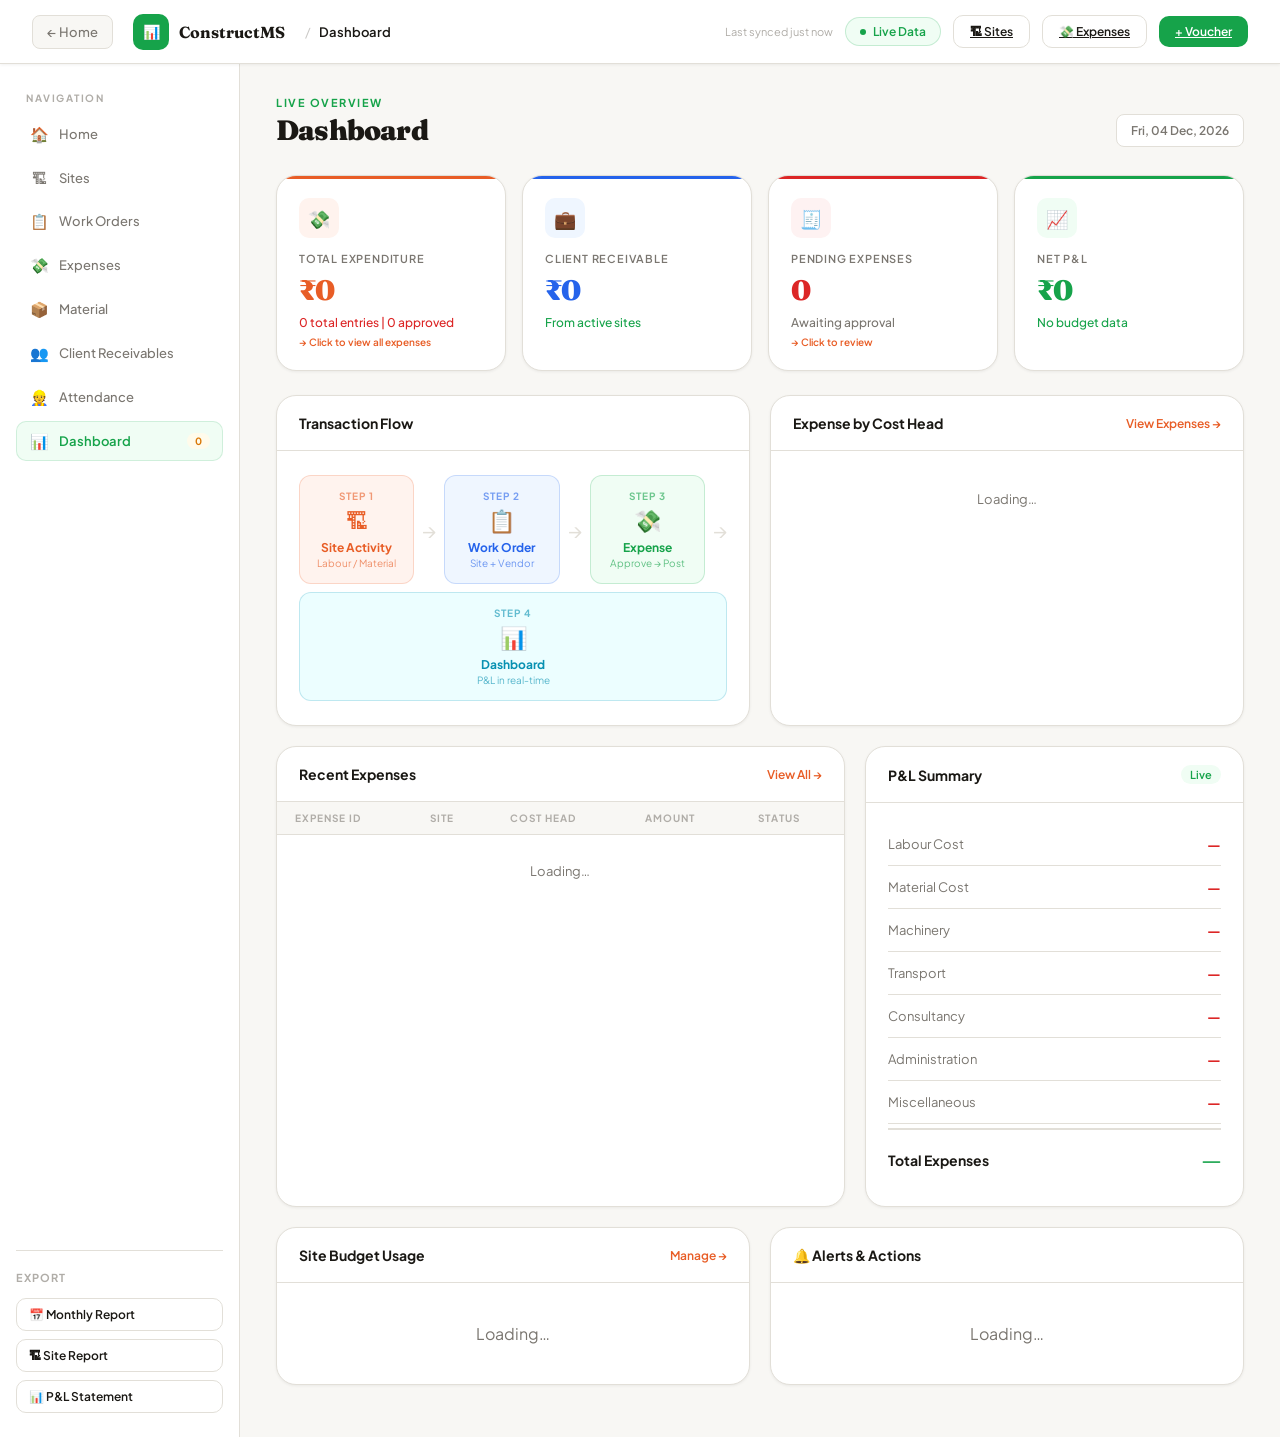
<file: dashboard.html>
<!DOCTYPE html>
<html lang="en">
<head>
<meta charset="UTF-8"/>
<meta name="viewport" content="width=device-width, initial-scale=1.0"/>
<title>Dashboard — ConstructMS</title>
<link href="https://fonts.googleapis.com/css2?family=Plus+Jakarta+Sans:wght@300;400;500;600;700;800&family=Fraunces:ital,wght@0,700;0,900;1,700&display=swap" rel="stylesheet"/>
<style>
  :root {
    --white: #ffffff;
    --off-white: #f8f7f4;
    --surface: #f0eeea;
    --border: #e2dfd8;
    --text: #1a1814;
    --text-muted: #7a7670;
    --text-light: #b0ada8;
    --accent: #e85d26;
    --accent-light: #ff7a45;
    --accent-bg: #fff3ee;
    --blue: #2563eb;
    --blue-bg: #eff6ff;
    --green: #16a34a;
    --green-bg: #f0fdf4;
    --amber: #d97706;
    --amber-bg: #fffbeb;
    --purple: #7c3aed;
    --purple-bg: #f5f3ff;
    --red: #dc2626;
    --red-bg: #fef2f2;
    --teal: #0891b2;
    --teal-bg: #ecfeff;
    --shadow-sm: 0 1px 3px rgba(0,0,0,0.06);
    --shadow: 0 4px 16px rgba(0,0,0,0.08);
    --shadow-lg: 0 20px 60px rgba(0,0,0,0.10);
    --radius: 12px;
    --radius-lg: 20px;
    --radius-xl: 28px;
  }
  * { box-sizing: border-box; margin: 0; padding: 0; }
  body { font-family: 'Plus Jakarta Sans', sans-serif; background: var(--off-white); color: var(--text); min-height: 100vh; }

  /* TOPBAR */
  .topbar {
    background: var(--white); border-bottom: 1px solid var(--border);
    padding: 0 32px; height: 64px;
    display: flex; align-items: center; justify-content: space-between;
    position: sticky; top: 0; z-index: 100; box-shadow: var(--shadow-sm);
  }
  .topbar-left { display: flex; align-items: center; gap: 20px; }
  .back-btn {
    display: flex; align-items: center; gap: 8px; padding: 8px 14px;
    background: var(--off-white); border: 1px solid var(--border); border-radius: 8px;
    cursor: pointer; font-size: 13px; font-weight: 500; color: var(--text-muted);
    text-decoration: none; transition: all 0.15s;
  }
  .back-btn:hover { border-color: var(--accent); color: var(--accent); }
  .brand-icon {
    width: 36px; height: 36px; background: var(--green); border-radius: 10px;
    display: flex; align-items: center; justify-content: center;
    font-family: 'Fraunces', serif; font-weight: 900; font-size: 14px; color: white;
  }
  .brand-name { font-family: 'Fraunces', serif; font-weight: 700; font-size: 16px; }
  .page-breadcrumb { display: flex; align-items: center; gap: 8px; font-size: 13px; color: var(--text-muted); }
  .breadcrumb-current { color: var(--text); font-weight: 600; }
  .topbar-right { display: flex; align-items: center; gap: 12px; }
  .last-sync { font-size: 11px; color: var(--text-light); }
  .sync-pill {
    display: flex; align-items: center; gap: 7px; background: var(--green-bg);
    border: 1px solid rgba(22,163,74,0.2); color: var(--green);
    padding: 6px 14px; border-radius: 100px; font-size: 12px; font-weight: 600;
    cursor: pointer; transition: all 0.15s;
  }
  .sync-pill:hover { background: #dcfce7; }
  .sync-dot { width: 6px; height: 6px; background: var(--green); border-radius: 50%; animation: pulse 2s infinite; }
  @keyframes pulse { 0%,100%{opacity:1} 50%{opacity:0.3} }

  /* LAYOUT */
  .body-wrap { display: grid; grid-template-columns: 240px 1fr; min-height: calc(100vh - 64px); }
  .sidebar {
    background: var(--white); border-right: 1px solid var(--border);
    padding: 24px 16px; display: flex; flex-direction: column; gap: 4px;
  }
  .sidebar-section { font-size: 10px; font-weight: 700; color: var(--text-light); letter-spacing: 1.5px; text-transform: uppercase; padding: 14px 10px 6px; }
  .sidebar-section:first-child { padding-top: 4px; }
  .nav-item {
    display: flex; align-items: center; gap: 10px; padding: 9px 12px; border-radius: 10px;
    cursor: pointer; text-decoration: none; font-size: 13px; font-weight: 500;
    color: var(--text-muted); transition: all 0.15s; border: 1px solid transparent;
  }
  .nav-item:hover { background: var(--off-white); color: var(--text); }
  .nav-item.active { background: var(--green-bg); color: var(--green); border-color: rgba(22,163,74,0.15); font-weight: 600; }
  .nav-item-icon { font-size: 15px; width: 20px; text-align: center; }
  .nav-badge { margin-left: auto; border-radius: 100px; padding: 2px 8px; font-size: 10px; font-weight: 700; }
  .nav-badge.red   { background: var(--red-bg);   color: var(--red); }
  .nav-badge.amber { background: var(--amber-bg); color: var(--amber); }

  .main-content { padding: 32px 36px; overflow-y: auto; }

  /* PAGE HEADER */
  .page-header { display: flex; align-items: flex-end; justify-content: space-between; margin-bottom: 28px; }
  .page-eyebrow { font-size: 11px; font-weight: 700; color: var(--green); letter-spacing: 1.5px; text-transform: uppercase; margin-bottom: 4px; }
  .page-title { font-family: 'Fraunces', serif; font-size: 28px; font-weight: 900; letter-spacing: -0.8px; }
  .date-badge { background: var(--white); border: 1px solid var(--border); border-radius: 8px; padding: 8px 14px; font-size: 12px; font-weight: 600; color: var(--text-muted); }

  /* KPI GRID */
  .kpi-grid { display: grid; grid-template-columns: repeat(4, 1fr); gap: 16px; margin-bottom: 24px; }
  .kpi-card {
    background: var(--white); border: 1px solid var(--border); border-radius: var(--radius-lg);
    padding: 22px; position: relative; overflow: hidden; transition: all 0.2s; box-shadow: var(--shadow-sm);
  }
  .kpi-card:hover { box-shadow: var(--shadow); transform: translateY(-2px); }
  .kpi-card.clickable { cursor: pointer; }
  .kpi-card.clickable:hover { border-color: var(--green); }
  .kpi-card::before {
    content: ''; position: absolute; top: 0; left: 0; right: 0;
    height: 3px; border-radius: var(--radius-lg) var(--radius-lg) 0 0;
  }
  .kpi-card.orange::before { background: var(--accent); }
  .kpi-card.blue::before   { background: var(--blue); }
  .kpi-card.red::before    { background: var(--red); }
  .kpi-card.green::before  { background: var(--green); }
  .kpi-icon { width: 40px; height: 40px; border-radius: 10px; display: flex; align-items: center; justify-content: center; font-size: 18px; margin-bottom: 14px; }
  .kpi-icon.orange { background: var(--accent-bg); }
  .kpi-icon.blue   { background: var(--blue-bg); }
  .kpi-icon.red    { background: var(--red-bg); }
  .kpi-icon.green  { background: var(--green-bg); }
  .kpi-label { font-size: 11px; font-weight: 600; color: var(--text-muted); text-transform: uppercase; letter-spacing: 0.8px; margin-bottom: 8px; }
  .kpi-value { font-family: 'Fraunces', serif; font-size: 28px; font-weight: 900; letter-spacing: -1px; margin-bottom: 8px; }
  .kpi-value.orange { color: var(--accent); }
  .kpi-value.blue   { color: var(--blue); }
  .kpi-value.red    { color: var(--red); }
  .kpi-value.green  { color: var(--green); }
  .kpi-change { font-size: 12px; display: flex; align-items: center; gap: 4px; font-weight: 500; }
  .kpi-change.up      { color: var(--green); }
  .kpi-change.down    { color: var(--red); }
  .kpi-change.neutral { color: var(--text-muted); }
  .kpi-link-hint { font-size: 10px; color: var(--text-light); margin-top: 6px; }

  /* GRID */
  .grid-2      { display: grid; grid-template-columns: 1fr 1fr; gap: 20px; margin-bottom: 20px; }
  .grid-60-40  { display: grid; grid-template-columns: 1.5fr 1fr; gap: 20px; margin-bottom: 20px; }

  /* CARD */
  .card { background: var(--white); border: 1px solid var(--border); border-radius: var(--radius-lg); overflow: hidden; box-shadow: var(--shadow-sm); }
  .card-header { padding: 18px 22px; border-bottom: 1px solid var(--border); display: flex; align-items: center; justify-content: space-between; }
  .card-title { font-size: 14px; font-weight: 700; }
  .card-action { font-size: 12px; color: var(--accent); font-weight: 600; cursor: pointer; text-decoration: none; }
  .card-action:hover { text-decoration: underline; }
  .card-body { padding: 20px 22px; }

  /* COST DISTRIBUTION */
  .cost-bar-item { margin-bottom: 14px; }
  .cost-bar-item:last-child { margin-bottom: 0; }
  .cost-bar-top { display: flex; align-items: center; justify-content: space-between; margin-bottom: 6px; }
  .cost-bar-label { font-size: 13px; font-weight: 500; display: flex; align-items: center; gap: 8px; }
  .cost-bar-dot { width: 8px; height: 8px; border-radius: 50%; }
  .cost-bar-right { display: flex; align-items: center; gap: 8px; }
  .cost-bar-amt { font-size: 11px; color: var(--text-muted); }
  .cost-bar-pct { font-size: 12px; font-weight: 700; }
  .cost-bar-pct.orange { color: var(--accent); }
  .cost-bar-pct.blue   { color: var(--blue); }
  .cost-bar-pct.green  { color: var(--green); }
  .cost-bar-pct.purple { color: var(--purple); }
  .cost-bar-pct.teal   { color: var(--teal); }
  .cost-bar-pct.amber  { color: var(--amber); }
  .cost-bar-pct.red    { color: var(--red); }
  .prog-wrap { background: var(--surface); border-radius: 100px; height: 8px; overflow: hidden; }
  .prog-fill { height: 100%; border-radius: 100px; transition: width 0.8s cubic-bezier(.25,.1,.25,1); }
  .prog-fill.orange { background: var(--accent); }
  .prog-fill.blue   { background: var(--blue); }
  .prog-fill.green  { background: var(--green); }
  .prog-fill.purple { background: var(--purple); }
  .prog-fill.red    { background: var(--red); }
  .prog-fill.teal   { background: var(--teal); }
  .prog-fill.amber  { background: var(--amber); }

  /* FLOW STEPS */
  .flow-wrap { display: flex; align-items: center; flex-wrap: wrap; gap: 8px; padding: 4px 0; }
  .flow-step { flex: 1; display: flex; flex-direction: column; align-items: center; text-align: center; padding: 14px 12px; border-radius: var(--radius); min-width: 90px; }
  .flow-step-num   { font-size: 10px; font-weight: 700; letter-spacing: 1px; text-transform: uppercase; opacity: 0.6; margin-bottom: 4px; }
  .flow-step-icon  { font-size: 22px; margin-bottom: 6px; }
  .flow-step-label { font-size: 12px; font-weight: 700; }
  .flow-step-sub   { font-size: 10px; opacity: 0.65; margin-top: 2px; }
  .flow-arrow { color: var(--border); font-size: 20px; }
  .fs-orange { background: var(--accent-bg); border: 1px solid rgba(232,93,38,0.2); color: var(--accent); }
  .fs-blue   { background: var(--blue-bg);   border: 1px solid rgba(37,99,235,0.2);  color: var(--blue); }
  .fs-green  { background: var(--green-bg);  border: 1px solid rgba(22,163,74,0.2);  color: var(--green); }
  .fs-teal   { background: var(--teal-bg);   border: 1px solid rgba(8,145,178,0.2);  color: var(--teal); }

  /* TABLE */
  table { width: 100%; border-collapse: collapse; }
  thead th { padding: 10px 18px; text-align: left; font-size: 10px; font-weight: 700; color: var(--text-light); letter-spacing: 1px; text-transform: uppercase; background: var(--off-white); border-bottom: 1px solid var(--border); }
  tbody td { padding: 13px 18px; font-size: 13px; border-bottom: 1px solid var(--border); }
  tbody tr:last-child td { border-bottom: none; }
  tbody tr:hover td { background: var(--off-white); }

  .tag { display: inline-flex; align-items: center; gap: 5px; padding: 3px 9px; border-radius: 100px; font-size: 11px; font-weight: 600; }
  .tag.green  { background: var(--green-bg); color: var(--green); }
  .tag.amber  { background: var(--amber-bg); color: var(--amber); }
  .tag.blue   { background: var(--blue-bg);  color: var(--blue); }
  .tag.red    { background: var(--red-bg);   color: var(--red); }
  .tag.orange { background: var(--accent-bg);color: var(--accent); }
  .tag.purple { background: var(--purple-bg);color: var(--purple); }
  .tag.teal   { background: var(--teal-bg);  color: var(--teal); }

  /* P&L */
  .pl-row { display: flex; align-items: center; justify-content: space-between; padding: 12px 0; border-bottom: 1px solid var(--border); }
  .pl-row:last-child { border-bottom: none; }
  .pl-row.total { border-top: 2px solid var(--border); border-bottom: none; padding-top: 16px; margin-top: 4px; }
  .pl-label { font-size: 13px; color: var(--text-muted); }
  .pl-label.bold { font-size: 14px; font-weight: 700; color: var(--text); }
  .pl-amount { font-size: 14px; font-weight: 700; }
  .pl-amount.cr  { color: var(--green); }
  .pl-amount.dr  { color: var(--red); }
  .pl-amount.big { font-family: 'Fraunces', serif; font-size: 22px; color: var(--green); }

  /* SITE USAGE */
  .site-row { padding: 14px 0; border-bottom: 1px solid var(--border); }
  .site-row:last-child { border-bottom: none; }
  .site-row-top { display: flex; align-items: center; justify-content: space-between; margin-bottom: 8px; }
  .site-name { font-size: 13px; font-weight: 600; }
  .site-pct  { font-size: 12px; font-weight: 700; }

  /* ALERTS */
  .alert-item { display: flex; align-items: flex-start; gap: 12px; padding: 14px 0; border-bottom: 1px solid var(--border); }
  .alert-item:last-child { border-bottom: none; }
  .alert-icon  { font-size: 20px; margin-top: 2px; }
  .alert-title { font-size: 13px; font-weight: 600; margin-bottom: 3px; }
  .alert-desc  { font-size: 12px; color: var(--text-muted); }

  .btn { display: inline-flex; align-items: center; gap: 8px; padding: 10px 18px; border-radius: 10px; font-size: 13px; font-weight: 600; cursor: pointer; border: none; font-family: 'Plus Jakarta Sans', sans-serif; transition: all 0.15s; }
  .btn-primary { background: var(--green); color: white; }
  .btn-primary:hover { background: #15803d; box-shadow: 0 4px 16px rgba(22,163,74,0.3); }
  .btn-ghost { background: var(--white); color: var(--text); border: 1.5px solid var(--border); }
  .btn-ghost:hover { border-color: var(--green); color: var(--green); }

  /* EXPENSE CARD — clickable */
  .expense-kpi { cursor: pointer; }
  .expense-kpi:hover { border-color: var(--accent) !important; box-shadow: 0 6px 24px rgba(232,93,38,0.15) !important; transform: translateY(-3px) !important; }
  .expense-kpi .kpi-link-hint { color: var(--accent); font-weight: 600; }

  .toast { position: fixed; bottom: 28px; right: 28px; padding: 14px 20px; border-radius: var(--radius); font-size: 13px; font-weight: 600; display: flex; align-items: center; gap: 10px; box-shadow: var(--shadow-lg); transform: translateY(80px); opacity: 0; transition: all 0.35s cubic-bezier(0.34,1.56,0.64,1); z-index: 999; }
  .toast.show    { transform: translateY(0); opacity: 1; }
  .toast.success { background: var(--text); color: white; }
  .toast.info    { background: var(--blue); color: white; }

  @keyframes fadeUp { from{opacity:0;transform:translateY(16px)} to{opacity:1;transform:translateY(0)} }
  .anim { opacity:0; animation: fadeUp 0.4s ease forwards; }
  .a1{animation-delay:.05s} .a2{animation-delay:.1s} .a3{animation-delay:.15s} .a4{animation-delay:.2s} .a5{animation-delay:.25s}
</style>
</head>
<body>

<!-- TOPBAR -->
<div class="topbar">
  <div class="topbar-left">
    <a href="index.html" class="back-btn">← Home</a>
    <div style="display:flex;align-items:center;gap:10px;">
      <div class="brand-icon">📊</div>
      <div class="brand-name">ConstructMS</div>
    </div>
    <div class="page-breadcrumb">
      <span style="opacity:0.4;">/</span>
      <span class="breadcrumb-current">Dashboard</span>
    </div>
  </div>
  <div class="topbar-right">
    <span class="last-sync" id="last-sync">Last synced just now</span>
    <div class="sync-pill" onclick="syncNow()">
      <span class="sync-dot"></span>
      <span id="sync-label">Live Data</span>
    </div>
    <a href="sites.html"     class="btn btn-ghost"   style="padding:8px 16px;font-size:12px;">🏗 Sites</a>
    <a href="expense.html"   class="btn btn-ghost"   style="padding:8px 16px;font-size:12px;">💸 Expenses</a>
    <a href="workorder.html" class="btn btn-primary" style="padding:8px 16px;font-size:12px;">+ Voucher</a>
  </div>
</div>

<div class="body-wrap">

  <!-- SIDEBAR -->
  <aside class="sidebar">
    <div class="sidebar-section">Navigation</div>
    <a href="index.html"      class="nav-item"><span class="nav-item-icon">🏠</span> Home</a>
    <a href="sites.html"      class="nav-item"><span class="nav-item-icon">🏗</span> Sites</a>
    <a href="workorder.html"  class="nav-item"><span class="nav-item-icon">📋</span> Work Orders</a>
    <a href="expense.html"    class="nav-item"><span class="nav-item-icon">💸</span> Expenses</a>
    <a href="material.html"    class="nav-item"><span class="nav-item-icon">📦</span> Material</a>
    <a href="client.html" class="nav-item"><span class="nav-item-icon">👥</span> Client Receivables</a>
    <a href="attendance.html"     class="nav-item"><span class="nav-item-icon">👷</span> Attendance</a>
    <a href="dashboard.html"  class="nav-item active"><span class="nav-item-icon">📊</span> Dashboard<span class="nav-badge amber" id="exp-nav-count">0</span></a>

    <div style="margin-top:auto;padding-top:20px;border-top:1px solid var(--border);">
      <div style="font-size:11px;font-weight:700;color:var(--text-light);letter-spacing:1px;text-transform:uppercase;margin-bottom:14px;">Export</div>
      <div style="display:flex;flex-direction:column;gap:8px;">
        <button class="btn btn-ghost" style="width:100%;justify-content:flex-start;font-size:12px;padding:8px 12px;" onclick="exportRpt('monthly')">📅 Monthly Report</button>
        <button class="btn btn-ghost" style="width:100%;justify-content:flex-start;font-size:12px;padding:8px 12px;" onclick="exportRpt('site')">🏗 Site Report</button>
        <button class="btn btn-ghost" style="width:100%;justify-content:flex-start;font-size:12px;padding:8px 12px;" onclick="exportRpt('pl')">📊 P&L Statement</button>
      </div>
    </div>
  </aside>

  <!-- MAIN -->
  <main class="main-content">

    <div class="page-header anim a1">
      <div>
        <div class="page-eyebrow">Live Overview</div>
        <h1 class="page-title">Dashboard</h1>
      </div>
      <div class="date-badge" id="date-badge">—</div>
    </div>

    <!-- KPI GRID -->
    <div class="kpi-grid anim a2">

      <!-- Total Expenditure — click → expense.html -->
      <div class="kpi-card orange expense-kpi" onclick="window.location.href='expense.html'" title="Click to open Expenses">
        <div class="kpi-icon orange">💸</div>
        <div class="kpi-label">Total Expenditure</div>
        <div class="kpi-value orange" id="kpi-exp">—</div>
        <div class="kpi-change down" id="kpi-exp-ch">Loading…</div>
        <div class="kpi-link-hint">→ Click to view all expenses</div>
      </div>

      <div class="kpi-card blue">
        <div class="kpi-icon blue">💼</div>
        <div class="kpi-label">Client Receivable</div>
        <div class="kpi-value blue" id="kpi-recv">—</div>
        <div class="kpi-change up">From active sites</div>
      </div>

      <!-- Pending Expenses — click → expense.html -->
      <div class="kpi-card red expense-kpi" onclick="window.location.href='expense.html'" title="Click to open Expenses">
        <div class="kpi-icon red">🧾</div>
        <div class="kpi-label">Pending Expenses</div>
        <div class="kpi-value red" id="kpi-pend">—</div>
        <div class="kpi-change neutral">Awaiting approval</div>
        <div class="kpi-link-hint">→ Click to review</div>
      </div>

      <div class="kpi-card green">
        <div class="kpi-icon green">📈</div>
        <div class="kpi-label">Net P&L</div>
        <div class="kpi-value green" id="kpi-pl">—</div>
        <div class="kpi-change up" id="kpi-margin">Net margin —</div>
      </div>
    </div>

    <!-- ROW 2: Flow + Cost Distribution (Expenses only) -->
    <div class="grid-2 anim a3">
      <div class="card">
        <div class="card-header"><span class="card-title">Transaction Flow</span></div>
        <div class="card-body">
          <div class="flow-wrap">
            <div class="flow-step fs-orange">
              <div class="flow-step-num">Step 1</div>
              <div class="flow-step-icon">🏗</div>
              <div class="flow-step-label">Site Activity</div>
              <div class="flow-step-sub">Labour / Material</div>
            </div>
            <div class="flow-arrow">→</div>
            <div class="flow-step fs-blue">
              <div class="flow-step-num">Step 2</div>
              <div class="flow-step-icon">📋</div>
              <div class="flow-step-label">Work Order</div>
              <div class="flow-step-sub">Site + Vendor</div>
            </div>
            <div class="flow-arrow">→</div>
            <div class="flow-step fs-green">
              <div class="flow-step-num">Step 3</div>
              <div class="flow-step-icon">💸</div>
              <div class="flow-step-label">Expense</div>
              <div class="flow-step-sub">Approve → Post</div>
            </div>
            <div class="flow-arrow">→</div>
            <div class="flow-step fs-teal">
              <div class="flow-step-num">Step 4</div>
              <div class="flow-step-icon">📊</div>
              <div class="flow-step-label">Dashboard</div>
              <div class="flow-step-sub">P&L in real-time</div>
            </div>
          </div>
        </div>
      </div>

      <!-- Cost Distribution — expense cost heads only -->
      <div class="card">
        <div class="card-header">
          <span class="card-title">Expense by Cost Head</span>
          <a href="expense.html" class="card-action">View Expenses →</a>
        </div>
        <div class="card-body" id="cost-dist-body">
          <div style="text-align:center;padding:20px;color:var(--text-muted);font-size:13px;">Loading…</div>
        </div>
      </div>
    </div>

    <!-- ROW 3: Recent Expenses + P&L -->
    <div class="grid-60-40 anim a4">

      <!-- Recent Expenses table -->
      <div class="card">
        <div class="card-header">
          <span class="card-title">Recent Expenses</span>
          <a href="expense.html" class="card-action">View All →</a>
        </div>
        <table>
          <thead>
            <tr><th>Expense ID</th><th>Site</th><th>Cost Head</th><th>Amount</th><th>Status</th></tr>
          </thead>
          <tbody id="recent-expenses">
            <tr><td colspan="5" style="text-align:center;padding:28px;color:var(--text-muted);">Loading…</td></tr>
          </tbody>
        </table>
      </div>

      <!-- P&L Summary -->
      <div class="card">
        <div class="card-header">
          <span class="card-title">P&L Summary</span>
          <span class="tag green">Live</span>
        </div>
        <div class="card-body">
          <div class="pl-row"><span class="pl-label">Labour Cost</span>   <span class="pl-amount dr" id="pl-lab">—</span></div>
          <div class="pl-row"><span class="pl-label">Material Cost</span>  <span class="pl-amount dr" id="pl-mat">—</span></div>
          <div class="pl-row"><span class="pl-label">Machinery</span>      <span class="pl-amount dr" id="pl-mach">—</span></div>
          <div class="pl-row"><span class="pl-label">Transport</span>      <span class="pl-amount dr" id="pl-trans">—</span></div>
          <div class="pl-row"><span class="pl-label">Consultancy</span>    <span class="pl-amount dr" id="pl-consult">—</span></div>
          <div class="pl-row"><span class="pl-label">Administration</span> <span class="pl-amount dr" id="pl-adm">—</span></div>
          <div class="pl-row"><span class="pl-label">Miscellaneous</span>  <span class="pl-amount dr" id="pl-misc">—</span></div>
          <div class="pl-row total">
            <span class="pl-label bold">Total Expenses</span>
            <span class="pl-amount big" id="pl-net">—</span>
          </div>
        </div>
      </div>
    </div>

    <!-- ROW 4: Site Budget + Alerts -->
    <div class="grid-2 anim a5">
      <div class="card">
        <div class="card-header">
          <span class="card-title">Site Budget Usage</span>
          <a href="sites.html" class="card-action">Manage →</a>
        </div>
        <div class="card-body" id="site-usage">
          <div style="text-align:center;padding:20px;color:var(--text-muted);">Loading…</div>
        </div>
      </div>

      <div class="card">
        <div class="card-header"><span class="card-title">🔔 Alerts & Actions</span></div>
        <div class="card-body" id="alerts-list">
          <div style="text-align:center;padding:20px;color:var(--text-muted);">Loading…</div>
        </div>
      </div>
    </div>

  </main>
</div>

<div class="toast success" id="toast">
  <span id="toast-icon">✅</span>
  <span id="toast-msg">Done!</span>
</div>

<script>
const API_URL = 'https://script.google.com/macros/s/AKfycbxHJLqjecbkU6jgWOEmFjv3NMZXxTkGzUMefwp9CM-4hNfRRX-D21CHxxT_j2zaoLLx/exec';

async function api(action) {
  try {
    const res = await fetch(`${API_URL}?action=${action}`);
    return await res.json();
  } catch(e) { return null; }
}

const fmt = n => '₹' + Number(n || 0).toLocaleString('en-IN');
const fmtShort = n => {
  n = Number(n || 0);
  if (n >= 1e7) return '₹' + (n/1e7).toFixed(2) + ' Cr';
  if (n >= 1e5) return '₹' + (n/1e5).toFixed(1) + ' L';
  return fmt(n);
};

const statusColors  = { Pending:'amber', Draft:'blue', Approved:'green', Rejected:'red', Posted:'blue', 'On Hold':'amber' };
const typeColors    = { Labour:'orange', Material:'blue', Machinery:'purple', Transport:'teal', Consultancy:'green', Administration:'amber', Miscellaneous:'' };

// Cost head type → bar color
const typeBarColors = {
  Labour:         'orange',
  Material:       'blue',
  Machinery:      'purple',
  Transport:      'teal',
  Consultancy:    'green',
  Administration: 'amber',
  Miscellaneous:  'red',
};

async function loadDashboard() {
  // Fetch dashboard (sites + WO) and expenses in parallel
  const [dash, expData] = await Promise.all([
    api('getDashboard'),
    api('getExpenses')
  ]);

  const expenses   = (expData && expData.expenses)    ? expData.expenses    : [];
  const totalExpAmt= (expData && expData.totalAmount) ? expData.totalAmount : 0;
  const byStatus   = (expData && expData.byStatus)    ? expData.byStatus    : {};
  const byType     = (expData && expData.byType)      ? expData.byType      : {};

  // ── KPIs ─────────────────────────────────────────────────
  document.getElementById('kpi-exp').textContent  = fmtShort(totalExpAmt);
  document.getElementById('kpi-pend').textContent = byStatus.Pending || 0;
  document.getElementById('kpi-exp-ch').textContent =
    `${expenses.length} total entries | ${byStatus.Approved || 0} approved`;

  // Client receivable & P&L from dashboard
  const sites      = (dash && dash.sites)    ? dash.sites    : {};
  const totalBudget= sites.totalBudget || 0;
  const netPL      = totalBudget - totalExpAmt;
  const recvAmt    = totalBudget;

  document.getElementById('kpi-recv').textContent = fmtShort(recvAmt);
  document.getElementById('kpi-pl').textContent   = fmtShort(Math.abs(netPL));
  document.getElementById('kpi-margin').textContent =
    recvAmt > 0
      ? (netPL >= 0 ? '▲ ' : '▼ ') + Math.abs(Math.round(netPL / recvAmt * 100)) + '% margin'
      : 'No budget data';

  // Sidebar badges
  const woData = (dash && dash.workOrders) ? dash.workOrders : {};
  document.getElementById('nav-pending').textContent     = woData.pending || '—';
  document.getElementById('nav-exp-pending').textContent = byStatus.Pending || '—';

  // ── Cost Distribution (expense types only) ────────────────
  const types       = ['Labour','Material','Machinery','Transport','Consultancy','Administration','Miscellaneous'];
  const typeAmounts = types.map(t => ({ type: t, amount: byType[t] || 0 }))
                           .filter(t => t.amount > 0)
                           .sort((a, b) => b.amount - a.amount);

  if (!typeAmounts.length) {
    document.getElementById('cost-dist-body').innerHTML =
      `<div style="text-align:center;padding:24px;color:var(--text-muted);font-size:13px;">No expense data yet</div>`;
  } else {
    const maxAmt = typeAmounts[0].amount;
    document.getElementById('cost-dist-body').innerHTML = typeAmounts.map(t => {
      const pct = Math.round(t.amount / totalExpAmt * 100);
      const barW= Math.round(t.amount / maxAmt * 100);
      const col = typeBarColors[t.type] || 'blue';
      return `<div class="cost-bar-item">
        <div class="cost-bar-top">
          <div class="cost-bar-label">
            <div class="cost-bar-dot" style="background:var(--${col})"></div>
            ${t.type}
          </div>
          <div class="cost-bar-right">
            <span class="cost-bar-amt">${fmtShort(t.amount)}</span>
            <span class="cost-bar-pct ${col}">${pct}%</span>
          </div>
        </div>
        <div class="prog-wrap"><div class="prog-fill ${col}" style="width:0%" data-w="${barW}%"></div></div>
      </div>`;
    }).join('');

    // Animate bars
    setTimeout(() => {
      document.querySelectorAll('#cost-dist-body .prog-fill').forEach(el => {
        el.style.width = el.dataset.w;
      });
    }, 150);
  }

  // ── Recent Expenses table ─────────────────────────────────
  const recent = expenses.slice(-6).reverse();
  if (!recent.length) {
    document.getElementById('recent-expenses').innerHTML =
      `<tr><td colspan="5" style="text-align:center;padding:28px;color:var(--text-muted);">
        No expenses yet. <a href="expense.html" style="color:var(--accent);font-weight:600;">Add one →</a>
      </td></tr>`;
  } else {
    document.getElementById('recent-expenses').innerHTML = recent.map(e => `
      <tr style="cursor:pointer;" onclick="window.location.href='expense.html'">
        <td><strong style="font-size:11px;">${e.expenseId}</strong></td>
        <td>${e.siteName || '—'}</td>
        <td><span class="tag ${typeColors[e.expenseType] || 'blue'}">${e.costHeadName || e.expenseType || '—'}</span></td>
        <td><strong>${fmt(e.totalAmount)}</strong></td>
        <td><span class="tag ${statusColors[e.expenseStatus] || 'blue'}">${e.expenseStatus || '—'}</span></td>
      </tr>`).join('');
  }

  // ── P&L by expense type ───────────────────────────────────
  document.getElementById('pl-lab').textContent     = byType.Labour         ? '- ' + fmtShort(byType.Labour)         : '—';
  document.getElementById('pl-mat').textContent     = byType.Material       ? '- ' + fmtShort(byType.Material)       : '—';
  document.getElementById('pl-mach').textContent    = byType.Machinery      ? '- ' + fmtShort(byType.Machinery)      : '—';
  document.getElementById('pl-trans').textContent   = byType.Transport      ? '- ' + fmtShort(byType.Transport)      : '—';
  document.getElementById('pl-consult').textContent = byType.Consultancy    ? '- ' + fmtShort(byType.Consultancy)    : '—';
  document.getElementById('pl-adm').textContent     = byType.Administration ? '- ' + fmtShort(byType.Administration) : '—';
  document.getElementById('pl-misc').textContent    = byType.Miscellaneous  ? '- ' + fmtShort(byType.Miscellaneous)  : '—';
  document.getElementById('pl-net').textContent     = fmtShort(totalExpAmt);

  // ── Site Budget Usage ─────────────────────────────────────
  const siteOverview = (dash && dash.siteOverview) ? dash.siteOverview : [];
  const colors = ['orange','blue','green','red','purple'];
  if (!siteOverview.length) {
    document.getElementById('site-usage').innerHTML =
      `<div style="text-align:center;padding:20px;color:var(--text-muted);">No site data</div>`;
  } else {
    document.getElementById('site-usage').innerHTML = siteOverview.map((s, i) => {
      const pct       = s.budget ? Math.min(100, Math.round((s.progress || 0))) : 0;
      const col       = pct > 80 ? 'red' : pct > 60 ? 'orange' : colors[i % 5];
      const remaining = (s.budget || 0) * (1 - (s.progress || 0) / 100);
      return `<div class="site-row">
        <div class="site-row-top">
          <div class="site-name">${s.name}</div>
          <span class="site-pct" style="color:var(--${col})">${pct}%</span>
        </div>
        <div class="prog-wrap"><div class="prog-fill ${col}" style="width:${pct}%" data-w="${pct}%"></div></div>
        <div style="display:flex;justify-content:space-between;margin-top:6px;font-size:11px;color:var(--text-muted);">
          <span>Budget: <strong>${fmtShort(s.budget || 0)}</strong></span>
          <span><span class="tag ${s.status === 'Active' ? 'green' : s.status === 'On Hold' ? 'amber' : 'blue'}">${s.status || '—'}</span></span>
        </div>
      </div>`;
    }).join('');
  }

  // ── Alerts ────────────────────────────────────────────────
  const alerts = [];
  if ((byStatus.Pending || 0) > 0)
    alerts.push({ icon:'🧾', title:`${byStatus.Pending} Expense(s) Pending Approval`, desc:'Click Expenses to review and approve', link:'expense.html' });
  if ((byStatus.Rejected || 0) > 0)
    alerts.push({ icon:'❌', title:`${byStatus.Rejected} Expense(s) Rejected`, desc:'Review rejected entries in Expenses module', link:'expense.html' });
  siteOverview.filter(s => (s.progress || 0) > 80).forEach(s =>
    alerts.push({ icon:'⚠️', title:`${s.name} — ${s.progress}% Complete`, desc:'Budget utilization high — review expenses', link:'sites.html' })
  );
  alerts.push({ icon:'✅', title:'Sheets Sync Active', desc:'All expense data synced to Google Sheets' });

  document.getElementById('alerts-list').innerHTML = alerts.slice(0, 4).map(a => `
    <div class="alert-item" ${a.link ? `style="cursor:pointer;" onclick="window.location.href='${a.link}'"` : ''}>
      <span class="alert-icon">${a.icon}</span>
      <div>
        <div class="alert-title">${a.title}</div>
        <div class="alert-desc">${a.desc}</div>
      </div>
    </div>`).join('');

  document.getElementById('last-sync').textContent = 'Last synced ' + new Date().toLocaleTimeString('en-IN', { hour:'2-digit', minute:'2-digit' });
}

function syncNow() {
  document.getElementById('sync-label').textContent = 'Syncing…';
  showToast('⟳ Syncing with Google Sheets…', 'info');
  loadDashboard().then(() => {
    document.getElementById('sync-label').textContent = 'Live Data';
    showToast('✅ Dashboard synced!', 'success');
  });
}

function exportRpt(type) {
  showToast(`📊 Generating ${type} report…`, 'info');
  setTimeout(() => showToast('✅ Report ready — check Google Sheets', 'success'), 1500);
}

function showToast(msg, type = 'success') {
  const t = document.getElementById('toast');
  const parts = msg.split(' ');
  document.getElementById('toast-icon').textContent = parts[0];
  document.getElementById('toast-msg').textContent  = parts.slice(1).join(' ');
  t.className = `toast ${type} show`;
  setTimeout(() => t.classList.remove('show'), 3000);
}

// Date badge
document.getElementById('date-badge').textContent =
  new Date().toLocaleDateString('en-IN', { weekday:'short', day:'2-digit', month:'short', year:'numeric' });

loadDashboard();
</script>
</body>
</html>
</file>
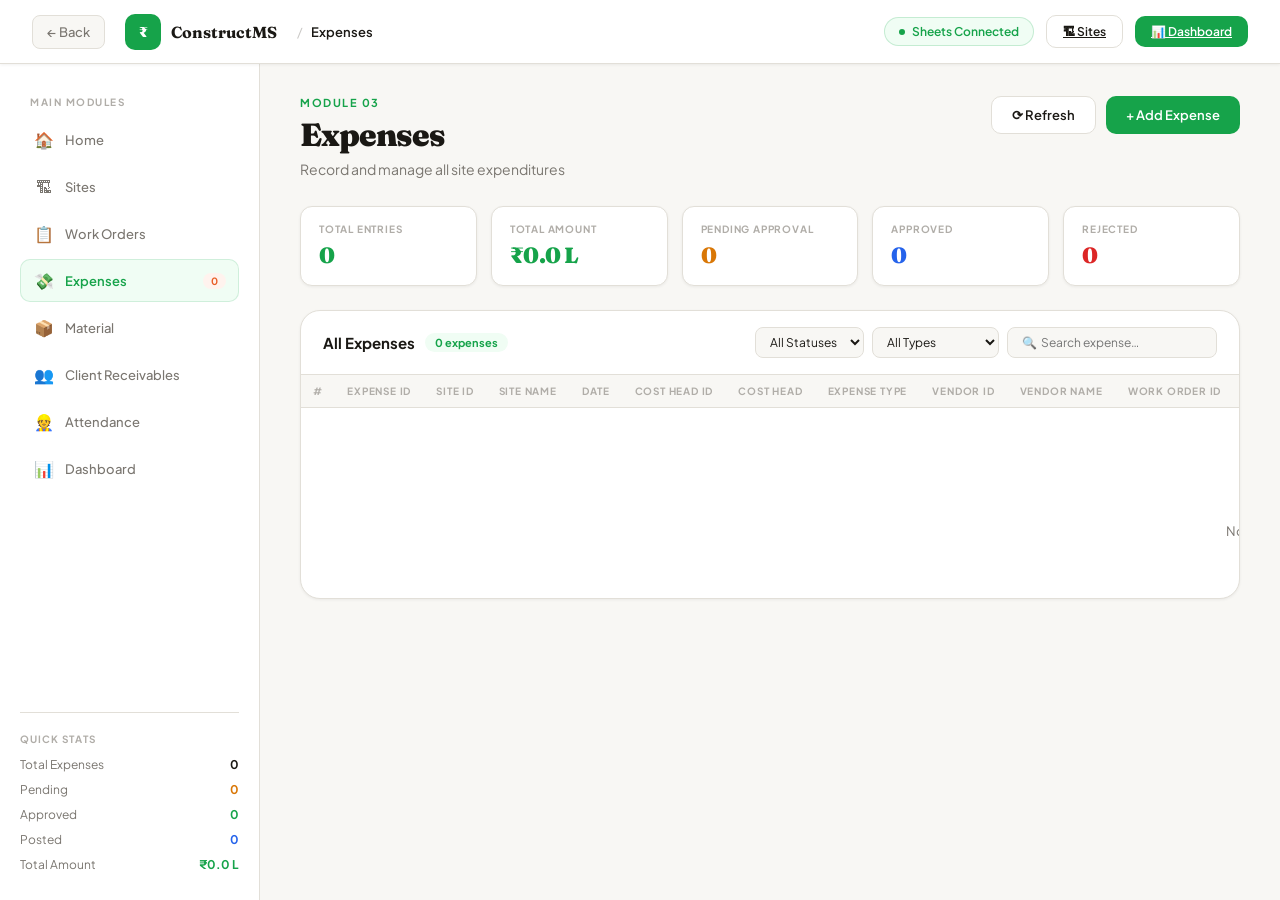
<file: expense.html>
<!DOCTYPE html>
<html lang="en">
<head>
<meta charset="UTF-8"/>
<meta name="viewport" content="width=device-width, initial-scale=1.0"/>
<title>Expenses — ConstructMS</title>
<link href="https://fonts.googleapis.com/css2?family=Plus+Jakarta+Sans:wght@300;400;500;600;700;800&family=Fraunces:ital,wght@0,700;0,900;1,700&display=swap" rel="stylesheet"/>
<style>
  :root {
    --white: #ffffff;
    --off-white: #f8f7f4;
    --border: #e2dfd8;
    --text: #1a1814;
    --text-muted: #7a7670;
    --text-light: #b0ada8;
    --accent: #e85d26;
    --accent-bg: #fff3ee;
    --blue: #2563eb;
    --blue-bg: #eff6ff;
    --green: #16a34a;
    --green-bg: #f0fdf4;
    --amber: #d97706;
    --amber-bg: #fffbeb;
    --purple: #7c3aed;
    --purple-bg: #f5f3ff;
    --red: #dc2626;
    --red-bg: #fef2f2;
    --teal: #0891b2;
    --teal-bg: #ecfeff;
    --shadow-sm: 0 1px 3px rgba(0,0,0,0.06);
    --shadow-lg: 0 20px 60px rgba(0,0,0,0.15);
    --radius: 12px;
    --radius-lg: 20px;
  }
  * { box-sizing: border-box; margin: 0; padding: 0; }
  body { font-family: 'Plus Jakarta Sans', sans-serif; background: var(--off-white); color: var(--text); min-height: 100vh; }

  /* TOPBAR */
  .topbar {
    background: var(--white); border-bottom: 1px solid var(--border);
    padding: 0 32px; height: 64px;
    display: flex; align-items: center; justify-content: space-between;
    position: sticky; top: 0; z-index: 100; box-shadow: var(--shadow-sm);
  }
  .topbar-left { display: flex; align-items: center; gap: 20px; }
  .back-btn {
    display: flex; align-items: center; gap: 8px; padding: 8px 14px;
    background: var(--off-white); border: 1px solid var(--border); border-radius: 8px;
    cursor: pointer; font-size: 13px; font-weight: 500; color: var(--text-muted);
    text-decoration: none; transition: all 0.15s;
  }
  .back-btn:hover { border-color: var(--green); color: var(--green); }
  .topbar-brand { display: flex; align-items: center; gap: 10px; }
  .brand-icon {
    width: 36px; height: 36px; background: var(--green); border-radius: 10px;
    display: flex; align-items: center; justify-content: center;
    font-family: 'Fraunces', serif; font-weight: 900; font-size: 14px; color: white;
  }
  .brand-name { font-family: 'Fraunces', serif; font-weight: 700; font-size: 16px; }
  .page-breadcrumb { display: flex; align-items: center; gap: 8px; font-size: 13px; color: var(--text-muted); }
  .breadcrumb-sep { opacity: 0.4; }
  .breadcrumb-current { color: var(--text); font-weight: 600; }
  .topbar-right { display: flex; align-items: center; gap: 12px; }
  .sync-pill {
    display: flex; align-items: center; gap: 7px; background: var(--green-bg);
    border: 1px solid rgba(22,163,74,0.2); color: var(--green);
    padding: 6px 14px; border-radius: 100px; font-size: 12px; font-weight: 600;
  }
  .sync-dot { width: 6px; height: 6px; background: var(--green); border-radius: 50%; animation: pulse 2s infinite; }
  @keyframes pulse { 0%,100%{opacity:1} 50%{opacity:0.3} }

  /* LAYOUT */
  .body-wrap { display: grid; grid-template-columns: 260px 1fr; min-height: calc(100vh - 64px); }

  /* SIDEBAR */
  .sidebar {
    background: var(--white); border-right: 1px solid var(--border);
    padding: 28px 20px; display: flex; flex-direction: column; gap: 4px;
  }
  .sidebar-section { font-size: 10px; font-weight: 700; color: var(--text-light); letter-spacing: 1.5px; text-transform: uppercase; padding: 14px 10px 6px; }
  .sidebar-section:first-child { padding-top: 4px; }
  .nav-item {
    display: flex; align-items: center; gap: 10px; padding: 10px 12px; border-radius: 10px;
    cursor: pointer; text-decoration: none; font-size: 13px; font-weight: 500;
    color: var(--text-muted); transition: all 0.15s; border: 1px solid transparent;
  }
  .nav-item:hover { background: var(--off-white); color: var(--text); }
  .nav-item.active { background: var(--green-bg); color: var(--green); border-color: rgba(22,163,74,0.15); font-weight: 600; }
  .nav-item-icon { font-size: 16px; width: 22px; text-align: center; }
  .nav-badge { margin-left: auto; border-radius: 100px; padding: 2px 8px; font-size: 10px; font-weight: 700; }
  .nav-badge.amber { background: var(--accent-bg); color: var(--accent); }

  /* MAIN */
  .main-content { padding: 32px 40px; overflow-y: auto; }
  .page-header { display: flex; align-items: flex-start; justify-content: space-between; margin-bottom: 28px; }
  .page-eyebrow { font-size: 11px; font-weight: 700; color: var(--green); letter-spacing: 1.5px; text-transform: uppercase; margin-bottom: 6px; }
  .page-title { font-family: 'Fraunces', serif; font-size: 32px; font-weight: 900; letter-spacing: -1px; margin-bottom: 6px; }
  .page-desc { font-size: 14px; color: var(--text-muted); }
  .page-actions { display: flex; gap: 10px; }

  .btn {
    display: inline-flex; align-items: center; gap: 8px; padding: 10px 20px;
    border-radius: 10px; font-size: 13px; font-weight: 600; cursor: pointer; border: none;
    font-family: 'Plus Jakarta Sans', sans-serif; transition: all 0.15s;
  }
  .btn-primary { background: var(--green); color: white; }
  .btn-primary:hover { background: #15803d; box-shadow: 0 6px 20px rgba(22,163,74,0.3); transform: translateY(-1px); }
  .btn-ghost { background: var(--white); color: var(--text); border: 1.5px solid var(--border); }
  .btn-ghost:hover { border-color: var(--green); color: var(--green); }
  .btn-sm { padding: 5px 10px; font-size: 11px; }

  /* SUMMARY STRIP */
  .summary-strip { display: grid; grid-template-columns: repeat(5, 1fr); gap: 14px; margin-bottom: 24px; }
  .sum-card { background: var(--white); border: 1px solid var(--border); border-radius: var(--radius); padding: 16px 18px; box-shadow: var(--shadow-sm); }
  .sum-label { font-size: 10px; font-weight: 700; color: var(--text-light); text-transform: uppercase; letter-spacing: 0.8px; margin-bottom: 6px; }
  .sum-val { font-family: 'Fraunces', serif; font-size: 22px; font-weight: 900; letter-spacing: -0.5px; }
  .sum-val.green { color: var(--green); }
  .sum-val.amber { color: var(--amber); }
  .sum-val.red   { color: var(--red); }
  .sum-val.blue  { color: var(--blue); }

  /* TABLE CARD */
  .table-card { background: var(--white); border: 1px solid var(--border); border-radius: var(--radius-lg); overflow: hidden; box-shadow: var(--shadow-sm); margin-bottom: 28px; }
  .table-header { padding: 16px 22px; border-bottom: 1px solid var(--border); display: flex; align-items: center; justify-content: space-between; gap: 12px; flex-wrap: wrap; }
  .table-title { font-size: 15px; font-weight: 700; }
  .table-count { background: var(--green-bg); color: var(--green); border-radius: 100px; padding: 3px 10px; font-size: 11px; font-weight: 700; }
  .table-scroll { overflow-x: auto; }
  table { width: 100%; border-collapse: collapse; min-width: 2200px; }
  thead th { padding: 10px 12px; text-align: left; font-size: 10px; font-weight: 700; color: var(--text-light); letter-spacing: 0.8px; text-transform: uppercase; background: var(--off-white); border-bottom: 1px solid var(--border); white-space: nowrap; }
  tbody td { padding: 11px 12px; font-size: 12px; color: var(--text); border-bottom: 1px solid var(--border); vertical-align: middle; white-space: nowrap; }
  tbody tr:last-child td { border-bottom: none; }
  tbody tr:hover td { background: var(--off-white); }

  .tag { display: inline-flex; align-items: center; padding: 3px 9px; border-radius: 100px; font-size: 10px; font-weight: 700; white-space: nowrap; }
  .tag.green  { background: var(--green-bg);  color: var(--green); }
  .tag.amber  { background: var(--amber-bg);  color: var(--amber); }
  .tag.blue   { background: var(--blue-bg);   color: var(--blue); }
  .tag.red    { background: var(--red-bg);    color: var(--red); }
  .tag.orange { background: var(--accent-bg); color: var(--accent); }
  .tag.purple { background: var(--purple-bg); color: var(--purple); }
  .tag.teal   { background: var(--teal-bg);   color: var(--teal); }

  .filter-bar { display: flex; align-items: center; gap: 8px; }
  .filter-select { padding: 6px 10px; background: var(--off-white); border: 1px solid var(--border); border-radius: 8px; font-size: 12px; font-family: inherit; outline: none; color: var(--text); cursor: pointer; }
  .filter-select:focus { border-color: var(--green); }

  /* ══════════════════════════════════════════
     MODAL OVERLAY
  ══════════════════════════════════════════ */
  .modal-overlay {
    position: fixed; inset: 0; z-index: 500;
    background: rgba(26,24,20,0.55);
    backdrop-filter: blur(3px);
    display: flex; align-items: center; justify-content: center;
    padding: 20px;
    opacity: 0; pointer-events: none;
    transition: opacity 0.22s ease;
  }
  .modal-overlay.open { opacity: 1; pointer-events: all; }

  .modal-box {
    background: var(--white); border-radius: var(--radius-lg);
    width: 100%; max-width: 920px; max-height: 92vh;
    display: flex; flex-direction: column;
    box-shadow: var(--shadow-lg);
    transform: translateY(24px) scale(0.98);
    transition: transform 0.25s cubic-bezier(0.34,1.56,0.64,1);
    overflow: hidden;
  }
  .modal-overlay.open .modal-box { transform: translateY(0) scale(1); }

  .modal-head {
    padding: 20px 28px; border-bottom: 1px solid var(--border);
    display: flex; align-items: center; justify-content: space-between;
    background: var(--off-white); flex-shrink: 0;
  }
  .modal-head-left { display: flex; align-items: center; gap: 14px; }
  .modal-head-icon { width: 42px; height: 42px; border-radius: 12px; background: var(--green-bg); display: flex; align-items: center; justify-content: center; font-size: 20px; flex-shrink: 0; }
  .modal-head-title { font-size: 16px; font-weight: 700; margin-bottom: 2px; }
  .modal-head-sub { font-size: 12px; color: var(--text-muted); }
  .modal-close {
    width: 34px; height: 34px; border-radius: 8px; border: 1.5px solid var(--border);
    background: var(--white); cursor: pointer; font-size: 16px; color: var(--text-muted);
    display: flex; align-items: center; justify-content: center; transition: all 0.15s; flex-shrink: 0;
  }
  .modal-close:hover { border-color: var(--red); color: var(--red); background: var(--red-bg); }

  .modal-body { overflow-y: auto; padding: 28px; flex: 1; }
  .modal-body::-webkit-scrollbar { width: 5px; }
  .modal-body::-webkit-scrollbar-track { background: transparent; }
  .modal-body::-webkit-scrollbar-thumb { background: var(--border); border-radius: 10px; }

  .modal-foot {
    padding: 16px 28px; border-top: 1px solid var(--border); background: var(--off-white);
    display: flex; align-items: center; justify-content: space-between; gap: 12px; flex-shrink: 0;
  }
  .footer-hint { font-size: 11px; color: var(--text-light); display: flex; align-items: center; gap: 6px; }

  /* FORM FIELDS */
  .fields-grid { display: grid; grid-template-columns: 1fr 1fr; gap: 16px; margin-bottom: 16px; }
  .fields-grid.cols3 { grid-template-columns: 1fr 1fr 1fr; }
  .fields-grid.cols4 { grid-template-columns: 1fr 1fr 1fr 1fr; }
  .fields-grid.cols5 { grid-template-columns: 1fr 1fr 1fr 1fr 1fr; }
  .field { display: flex; flex-direction: column; gap: 7px; }
  .field.full { grid-column: 1 / -1; }
  .field-label { font-size: 10px; font-weight: 700; color: var(--text-muted); letter-spacing: 0.8px; text-transform: uppercase; }
  .field-label .req { color: var(--accent); margin-left: 2px; }

  .input-wrap { position: relative; }
  .field-input, .field-select, .field-textarea {
    width: 100%; padding: 10px 14px; background: var(--off-white); border: 1.5px solid var(--border);
    border-radius: 10px; font-family: 'Plus Jakarta Sans', sans-serif; font-size: 13px; color: var(--text);
    outline: none; transition: all 0.2s; appearance: none;
  }
  .field-input::placeholder { color: var(--text-light); }
  .field-input:focus, .field-select:focus, .field-textarea:focus {
    border-color: var(--green); background: var(--white);
    box-shadow: 0 0 0 4px rgba(22,163,74,0.08);
  }
  .field-textarea { resize: vertical; min-height: 72px; }
  .field-select {
    background-image: url("data:image/svg+xml,%3Csvg xmlns='http://www.w3.org/2000/svg' width='16' height='16' viewBox='0 0 24 24' fill='none' stroke='%237a7670' stroke-width='2'%3E%3Cpath d='M6 9l6 6 6-6'/%3E%3C/svg%3E");
    background-repeat: no-repeat; background-position: right 12px center; padding-right: 36px;
  }
  .input-prefix { position: absolute; left: 12px; top: 50%; transform: translateY(-50%); font-size: 13px; font-weight: 600; color: var(--text-muted); pointer-events: none; }
  .has-prefix .field-input { padding-left: 28px; }

  /* AUTO DISPLAY FIELDS */
  .field-auto {
    width: 100%; padding: 10px 14px; background: var(--green-bg); border: 1.5px solid rgba(22,163,74,0.25);
    border-radius: 10px; font-family: 'Plus Jakarta Sans', sans-serif;
    font-size: 12px; color: var(--green); font-weight: 700; cursor: default;
    user-select: all; letter-spacing: 0.3px; min-height: 40px;
    display: flex; align-items: center;
  }
  .auto-badge {
    display: inline-flex; align-items: center; gap: 4px; padding: 2px 7px;
    background: var(--green-bg); color: var(--green); border-radius: 100px;
    font-size: 9px; font-weight: 700; letter-spacing: 0.5px; text-transform: uppercase;
    margin-left: 6px; vertical-align: middle;
  }

  /* AMOUNT PREVIEW */
  .amount-preview {
    background: var(--green-bg); border: 1.5px solid rgba(22,163,74,0.25);
    border-radius: 12px; padding: 14px 20px;
    display: flex; align-items: center; justify-content: space-between; margin-bottom: 16px;
  }
  .ap-label { font-size: 12px; font-weight: 600; color: var(--text-muted); }
  .ap-val { font-family: 'Fraunces', serif; font-size: 26px; font-weight: 900; color: var(--green); letter-spacing: -0.5px; }

  .section-divider { display: flex; align-items: center; gap: 12px; margin: 20px 0 16px; }
  .sd-line { flex: 1; height: 1px; background: var(--border); }
  .sd-label { font-size: 10px; font-weight: 700; color: var(--text-light); letter-spacing: 1px; text-transform: uppercase; white-space: nowrap; }

  /* LOCKED FIELDS */
  .field-input:disabled, .field-select:disabled, .field-textarea:disabled {
    opacity: 0.42; cursor: not-allowed;
    background: var(--border) !important; border-color: var(--border) !important; box-shadow: none !important;
  }

  /* EDIT LOCK BANNER */
  .edit-lock-banner {
    background: var(--amber-bg); border: 1.5px solid rgba(217,119,6,0.4);
    color: #92400e; padding: 11px 16px; border-radius: 10px;
    font-size: 12px; font-weight: 600; margin-bottom: 18px;
    display: flex; align-items: flex-start; gap: 10px; line-height: 1.6;
  }

  /* EMPTY */
  .empty-state { text-align: center; padding: 48px 20px; }
  .empty-icon { font-size: 36px; margin-bottom: 10px; opacity: 0.4; }
  .empty-text { font-size: 13px; color: var(--text-muted); }

  /* TOAST */
  .toast {
    position: fixed; bottom: 28px; right: 28px; padding: 14px 20px; border-radius: var(--radius);
    font-size: 13px; font-weight: 600; display: flex; align-items: center; gap: 10px;
    box-shadow: var(--shadow-lg); transform: translateY(80px); opacity: 0;
    transition: all 0.35s cubic-bezier(0.34,1.56,0.64,1); z-index: 999; min-width: 240px;
  }
  .toast.show { transform: translateY(0); opacity: 1; }
  .toast.success { background: var(--text); color: white; }
  .toast.error   { background: var(--red); color: white; }
  .toast.info    { background: var(--blue); color: white; }

  @keyframes fadeUp { from{opacity:0;transform:translateY(16px)} to{opacity:1;transform:translateY(0)} }
  .anim { opacity:0; animation: fadeUp 0.4s ease forwards; }
  .a1{animation-delay:.05s} .a2{animation-delay:.10s} .a3{animation-delay:.15s} .a4{animation-delay:.20s}

  body.modal-open { overflow: hidden; }
</style>
</head>
<body>

<div class="topbar">
  <div class="topbar-left">
    <a href="index.html" class="back-btn">← Back</a>
    <div class="topbar-brand">
      <div class="brand-icon">₹</div>
      <div class="brand-name">ConstructMS</div>
    </div>
    <div class="page-breadcrumb">
      <span class="breadcrumb-sep">/</span>
      <span class="breadcrumb-current">Expenses</span>
    </div>
  </div>
  <div class="topbar-right">
    <div class="sync-pill"><span class="sync-dot"></span>Sheets Connected</div>
    <a href="sites.html"     class="btn btn-ghost"   style="padding:8px 16px;font-size:12px;">🏗 Sites</a>
    <a href="dashboard.html" class="btn btn-primary" style="padding:8px 16px;font-size:12px;">📊 Dashboard</a>
  </div>
</div>

<div class="body-wrap">
  <aside class="sidebar">
    <div class="sidebar-section">Main Modules</div>
    <a href="index.html"      class="nav-item"><span class="nav-item-icon">🏠</span> Home</a>
    <a href="sites.html"      class="nav-item"><span class="nav-item-icon">🏗</span> Sites</a>
    <a href="workorder.html"  class="nav-item"><span class="nav-item-icon">📋</span> Work Orders</a>
    <a href="expense.html"    class="nav-item active"><span class="nav-item-icon">💸</span> Expenses <span class="nav-badge amber" id="exp-nav-count">0</span></a>
    <a href="material.html"   class="nav-item"><span class="nav-item-icon">📦</span> Material</a>
    <a href="client.html"     class="nav-item"><span class="nav-item-icon">👥</span> Client Receivables</a>
    <a href="attendance.html" class="nav-item"><span class="nav-item-icon">👷</span> Attendance</a>
    <a href="dashboard.html"  class="nav-item"><span class="nav-item-icon">📊</span> Dashboard</a>

    <div style="margin-top:auto;padding-top:20px;border-top:1px solid var(--border);">
      <div style="font-size:10px;font-weight:700;color:var(--text-light);letter-spacing:1px;text-transform:uppercase;margin-bottom:12px;">Quick Stats</div>
      <div style="display:flex;flex-direction:column;gap:10px;">
        <div style="display:flex;justify-content:space-between;font-size:12px;"><span style="color:var(--text-muted);">Total Expenses</span><span style="font-weight:700;" id="qs-total">—</span></div>
        <div style="display:flex;justify-content:space-between;font-size:12px;"><span style="color:var(--text-muted);">Pending</span><span style="font-weight:700;color:var(--amber);" id="qs-pending">—</span></div>
        <div style="display:flex;justify-content:space-between;font-size:12px;"><span style="color:var(--text-muted);">Approved</span><span style="font-weight:700;color:var(--green);" id="qs-approved">—</span></div>
        <div style="display:flex;justify-content:space-between;font-size:12px;"><span style="color:var(--text-muted);">Posted</span><span style="font-weight:700;color:var(--blue);" id="qs-posted">—</span></div>
        <div style="display:flex;justify-content:space-between;font-size:12px;"><span style="color:var(--text-muted);">Total Amount</span><span style="font-weight:700;color:var(--green);" id="qs-amount">—</span></div>
      </div>
    </div>
  </aside>

  <main class="main-content">

    <div class="page-header anim a1">
      <div>
        <div class="page-eyebrow">Module 03</div>
        <h1 class="page-title">Expenses</h1>
        <p class="page-desc">Record and manage all site expenditures</p>
      </div>
      <div class="page-actions">
        <button class="btn btn-ghost" onclick="loadExpenses()">⟳ Refresh</button>
        <button class="btn btn-primary" onclick="openNewExpModal()">+ Add Expense</button>
      </div>
    </div>

    <!-- SUMMARY STRIP -->
    <div class="summary-strip anim a2">
      <div class="sum-card"><div class="sum-label">Total Entries</div><div class="sum-val green" id="sum-total">—</div></div>
      <div class="sum-card"><div class="sum-label">Total Amount</div><div class="sum-val green" id="sum-amount">—</div></div>
      <div class="sum-card"><div class="sum-label">Pending Approval</div><div class="sum-val amber" id="sum-pending">—</div></div>
      <div class="sum-card"><div class="sum-label">Approved</div><div class="sum-val blue" id="sum-approved">—</div></div>
      <div class="sum-card"><div class="sum-label">Rejected</div><div class="sum-val red" id="sum-rejected">—</div></div>
    </div>

    <!-- EXPENSES TABLE -->
    <div class="table-card anim a3">
      <div class="table-header">
        <div style="display:flex;align-items:center;gap:10px;">
          <span class="table-title">All Expenses</span>
          <span class="table-count" id="exp-count-badge">Loading…</span>
        </div>
        <div class="filter-bar">
          <select class="filter-select" id="filter-status" onchange="applyFilters()">
            <option value="">All Statuses</option>
            <option>Draft</option><option>Pending</option><option>Approved</option>
            <option>Rejected</option><option>Posted</option><option>On Hold</option>
          </select>
          <select class="filter-select" id="filter-type" onchange="applyFilters()">
            <option value="">All Types</option>
            <option>Labour</option><option>Material</option><option>Machinery</option>
            <option>Transport</option><option>Consultancy</option><option>Administration</option>
            <option>Miscellaneous</option>
          </select>
          <input id="exp-search" type="text" placeholder="🔍  Search expense…"
            style="padding:7px 14px;background:var(--off-white);border:1px solid var(--border);border-radius:8px;font-size:12px;font-family:inherit;outline:none;width:210px;"
            oninput="applyFilters()"
            onfocus="this.style.borderColor='var(--green)'" onblur="this.style.borderColor='var(--border)'"/>
        </div>
      </div>
      <div class="table-scroll">
        <table>
          <thead>
            <tr>
              <th>#</th><th>Expense ID</th><th>Site ID</th><th>Site Name</th><th>Date</th>
              <th>Cost Head ID</th><th>Cost Head</th><th>Expense Type</th>
              <th>Vendor ID</th><th>Vendor Name</th><th>Work Order ID</th><th>Description</th>
              <th>Qty</th><th>Unit</th><th>Rate</th><th>Amount</th><th>Tax Amt</th><th>Total Amt</th>
              <th>Payment Mode</th><th>Bill No</th><th>Invoice No</th><th>Status</th>
              <th>Approved By</th><th>Remarks</th><th>Created At</th><th>Created By</th><th>Action</th>
            </tr>
          </thead>
          <tbody id="exp-tbody">
            <tr><td colspan="27"><div class="empty-state"><div class="empty-icon">💸</div><div class="empty-text">Loading expenses…</div></div></td></tr>
          </tbody>
        </table>
      </div>
    </div>

  </main>
</div>

<!-- ══════════════════════════════════════════════
     MODAL POPUP FORM
══════════════════════════════════════════════ -->
<div class="modal-overlay" id="exp-modal" onclick="handleOverlayClick(event)">
  <div class="modal-box" id="exp-modal-box">

    <div class="modal-head">
      <div class="modal-head-left">
        <div class="modal-head-icon">💸</div>
        <div>
          <div class="modal-head-title" id="exp-form-title">Add New Expense</div>
          <div class="modal-head-sub" id="exp-form-subtitle">Select site → vendors & work orders auto-load</div>
        </div>
      </div>
      <button class="modal-close" onclick="closeModal()" title="Close">✕</button>
    </div>

    <div class="modal-body" id="exp-modal-body">

      <!-- Hidden fields -->
      <input type="hidden" id="exp-id"/>
      <input type="hidden" id="exp-site-id-hidden"/>
      <input type="hidden" id="exp-wo-id-hidden"/>
      <input type="hidden" id="exp-vendor-id-hidden"/>
      <input type="hidden" id="exp-costhead-id-hidden"/>

      <!-- Edit lock banner -->
      <div id="exp-edit-lock-banner" class="edit-lock-banner" style="display:none;">
        ⚠️&nbsp; <span><strong>Edit Mode:</strong> Site, Date &amp; Cost Head are locked. You can update: <strong>Qty, Unit, Rate, Amount, Tax, Status, Approved By, Payment Mode, Bill No, Invoice No, Description</strong> and <strong>Remarks</strong>.</span>
      </div>

      <!-- SECTION 1: Site -->
      <div class="section-divider"><div class="sd-line"></div><div class="sd-label">🏗 Site Details</div><div class="sd-line"></div></div>
      <div class="fields-grid cols3">
        <div class="field">
          <label class="field-label">Site Name <span class="req">*</span></label>
          <select class="field-select" id="exp-site-name" onchange="onExpSiteSelect()">
            <option value="">— Select Site —</option>
          </select>
        </div>
        <div class="field">
          <label class="field-label">Site ID <span class="auto-badge">⚡ Auto</span></label>
          <div class="field-auto" id="exp-site-id-display">Select a site first</div>
        </div>
        <div class="field">
          <label class="field-label">Expense ID <span class="auto-badge">⚡ Auto</span></label>
          <div class="field-auto" id="exp-id-display">Will be generated on save</div>
        </div>
      </div>

      <!-- SECTION 2: Cost Classification -->
      <div class="section-divider"><div class="sd-line"></div><div class="sd-label">📋 Cost Classification</div><div class="sd-line"></div></div>
      <div class="fields-grid cols3">
        <div class="field">
          <label class="field-label">Cost Head <span class="req">*</span></label>
          <select class="field-select" id="exp-cost-head" onchange="onCostHeadSelect()">
            <option value="">— Select Cost Head —</option>
          </select>
        </div>
        <div class="field">
          <label class="field-label">Cost Head ID <span class="auto-badge">⚡ Auto</span></label>
          <div class="field-auto" id="exp-costhead-id-display">—</div>
        </div>
        <div class="field">
          <label class="field-label">Date <span class="req">*</span></label>
          <input class="field-input" id="exp-date" type="date"/>
        </div>
      </div>

      <!-- SECTION 3: Vendor & WO -->
      <div class="section-divider"><div class="sd-line"></div><div class="sd-label">👔 Vendor & Work Order</div><div class="sd-line"></div></div>
      <div class="fields-grid cols4">
        <div class="field">
          <label class="field-label">Work Order No</label>
          <select class="field-select" id="exp-work-order" onchange="onWOSelect()">
            <option value="">— Select Work Order (after site) —</option>
          </select>
        </div>
        <div class="field">
          <label class="field-label">Work Order ID <span class="auto-badge">⚡ Auto</span></label>
          <div class="field-auto" id="exp-wo-id-display">—</div>
        </div>
        <div class="field">
          <label class="field-label">Vendor Name</label>
          <select class="field-select" id="exp-vendor-name" onchange="onVendorSelect()">
            <option value="">— Select Vendor (after site) —</option>
          </select>
        </div>
        <div class="field">
          <label class="field-label">Vendor ID <span class="auto-badge">⚡ Auto</span></label>
          <div class="field-auto" id="exp-vendor-id-display">—</div>
        </div>
      </div>

      <!-- SECTION 4: Amounts -->
      <div class="section-divider"><div class="sd-line"></div><div class="sd-label">💰 Amount Details</div><div class="sd-line"></div></div>
      <div class="fields-grid cols5">
        <div class="field">
          <label class="field-label">Qty</label>
          <input class="field-input" id="exp-qty" type="number" min="0" step="0.01" placeholder="1" value="1" oninput="recalcAmount()"/>
        </div>
        <div class="field">
          <label class="field-label">Unit</label>
          <select class="field-select" id="exp-unit">
            <option>LS</option><option>Nos</option><option>Sqft</option><option>Sqm</option>
            <option>Rmt</option><option>MT</option><option>Kg</option><option>Bags</option>
            <option>Cum</option><option>Ltr</option><option>Trip</option><option>Day</option>
            <option>Month</option><option>Other</option>
          </select>
        </div>
        <div class="field">
          <label class="field-label">Rate (₹)</label>
          <div class="input-wrap has-prefix">
            <span class="input-prefix">₹</span>
            <input class="field-input" id="exp-rate" type="number" min="0" step="0.01" placeholder="0" oninput="recalcAmount()"/>
          </div>
        </div>
        <div class="field">
          <label class="field-label">Amount (₹)</label>
          <div class="input-wrap has-prefix">
            <span class="input-prefix">₹</span>
            <input class="field-input" id="exp-amount" type="number" min="0" step="0.01" placeholder="0" oninput="recalcTotal()"/>
          </div>
        </div>
        <div class="field">
          <label class="field-label">Tax Amount (₹)</label>
          <div class="input-wrap has-prefix">
            <span class="input-prefix">₹</span>
            <input class="field-input" id="exp-tax" type="number" min="0" step="0.01" placeholder="0" oninput="recalcTotal()"/>
          </div>
        </div>
      </div>

      <div class="amount-preview">
        <div>
          <div class="ap-label">Total Amount (incl. tax)</div>
          <div style="font-size:11px;color:var(--text-muted);margin-top:2px;">Amount + Tax Amount</div>
        </div>
        <div class="ap-val" id="exp-total-display">₹0</div>
      </div>

      <!-- SECTION 5: Payment & Status -->
      <div class="section-divider"><div class="sd-line"></div><div class="sd-label">💳 Payment & Status</div><div class="sd-line"></div></div>
      <div class="fields-grid cols4">
        <div class="field">
          <label class="field-label">Payment Mode</label>
          <select class="field-select" id="exp-payment-mode">
            <option>Cash</option><option>Bank Transfer</option><option>UPI</option>
            <option>Cheque</option><option>NEFT</option><option>RTGS</option>
            <option>Credit Card</option><option>Debit Card</option><option>Other</option>
          </select>
        </div>
        <div class="field">
          <label class="field-label">Expense Status</label>
          <select class="field-select" id="exp-status">
            <option value="Pending">⏳ Pending</option>
            <option value="Draft">📝 Draft</option>
            <option value="Approved">✅ Approved</option>
            <option value="Rejected">❌ Rejected</option>
            <option value="Posted">📒 Posted</option>
            <option value="On Hold">⏸ On Hold</option>
          </select>
        </div>
        <div class="field">
          <label class="field-label">Bill No</label>
          <input class="field-input" id="exp-bill-no" type="text" placeholder="Supplier bill number"/>
        </div>
        <div class="field">
          <label class="field-label">Invoice No</label>
          <input class="field-input" id="exp-invoice-no" type="text" placeholder="Invoice reference"/>
        </div>
      </div>

      <!-- SECTION 6: Notes & Approval -->
      <div class="section-divider"><div class="sd-line"></div><div class="sd-label">📝 Notes & Approval</div><div class="sd-line"></div></div>
      <div class="fields-grid cols3">
        <div class="field">
          <label class="field-label">Description</label>
          <input class="field-input" id="exp-description" type="text" placeholder="Brief description…"/>
        </div>
        <div class="field">
          <label class="field-label">Approved By</label>
          <input class="field-input" id="exp-approved-by" type="text" placeholder="Manager / approver name"/>
        </div>
        <div class="field">
          <label class="field-label">Created By</label>
          <input class="field-input" id="exp-created-by" type="text" placeholder="Your name"/>
        </div>
        <div class="field full">
          <label class="field-label">Remarks</label>
          <textarea class="field-textarea" id="exp-remarks" placeholder="Additional notes…"></textarea>
        </div>
      </div>

    </div><!-- /modal-body -->

    <div class="modal-foot">
      <div class="footer-hint"><span>ℹ️</span> Fields marked <span style="color:var(--accent);font-weight:700;">*</span> are required. Saves to Google Sheets.</div>
      <div style="display:flex;gap:10px;">
        <button class="btn btn-ghost" onclick="clearExpForm()">Clear</button>
        <button class="btn btn-primary" onclick="submitExpense()">
          <span id="exp-submit-icon">💸</span>
          <span id="exp-submit-text">Save Expense</span>
        </button>
      </div>
    </div>

  </div><!-- /modal-box -->
</div><!-- /modal-overlay -->

<!-- TOAST -->
<div class="toast success" id="toast">
  <span id="toast-icon">✅</span>
  <span id="toast-msg">Saved!</span>
</div>

<script>
const API_URL = 'https://script.google.com/macros/s/AKfycbxHJLqjecbkU6jgWOEmFjv3NMZXxTkGzUMefwp9CM-4hNfRRX-D21CHxxT_j2zaoLLx/exec';

let allExpenses = [];
let allSites    = [];
let siteVendors = [];
let siteWOs     = [];

/* ── Cost Heads master ── */
const COST_HEADS = [
  { id:'CH-001', name:'Civil Labour',          type:'Labour' },
  { id:'CH-002', name:'Finishing Labour',       type:'Labour' },
  { id:'CH-003', name:'Skilled Trade Labour',   type:'Labour' },
  { id:'CH-004', name:'Concrete & Cement',      type:'Material' },
  { id:'CH-005', name:'Steel & TMT',            type:'Material' },
  { id:'CH-006', name:'Brick & Block',          type:'Material' },
  { id:'CH-007', name:'Sand & Aggregate',       type:'Material' },
  { id:'CH-008', name:'Tiles & Flooring',       type:'Material' },
  { id:'CH-009', name:'Paint & Primer',         type:'Material' },
  { id:'CH-010', name:'Electrical Material',    type:'Material' },
  { id:'CH-011', name:'Plumbing Material',      type:'Material' },
  { id:'CH-012', name:'Waterproofing Material', type:'Material' },
  { id:'CH-013', name:'JCB / Excavator',        type:'Machinery' },
  { id:'CH-014', name:'Concrete Mixer / RMC',   type:'Machinery' },
  { id:'CH-015', name:'Crane / Hoist',          type:'Machinery' },
  { id:'CH-016', name:'Shuttering / Formwork',  type:'Machinery' },
  { id:'CH-017', name:'Material Transport',     type:'Transport' },
  { id:'CH-018', name:'Labour Transport',       type:'Transport' },
  { id:'CH-019', name:'Site Engineer / PMC',    type:'Consultancy' },
  { id:'CH-020', name:'Architect Fee',          type:'Consultancy' },
  { id:'CH-021', name:'Site Office Expenses',   type:'Administration' },
  { id:'CH-022', name:'Petty Cash',             type:'Administration' },
  { id:'CH-023', name:'Miscellaneous',          type:'Miscellaneous' },
];

/* ── Editable in edit mode ── */
const EXP_EDITABLE = [
  'exp-status','exp-approved-by','exp-remarks',
  'exp-payment-mode','exp-bill-no','exp-invoice-no',
  'exp-description','exp-tax','exp-amount',
  'exp-qty','exp-unit','exp-rate'
];
const EXP_ALL_FIELDS = [
  'exp-site-name','exp-date','exp-cost-head',
  'exp-vendor-name','exp-work-order',
  'exp-qty','exp-unit','exp-rate','exp-amount','exp-tax',
  'exp-payment-mode','exp-status','exp-bill-no','exp-invoice-no',
  'exp-description','exp-approved-by','exp-remarks','exp-created-by'
];

/* ══════════════════════════════
   API — with 8s timeout
══════════════════════════════ */
async function api(action, data) {
  try {
    const params = new URLSearchParams();
    params.set('action', action);
    if (data) Object.entries(data).forEach(([k,v]) => { if (v !== null && v !== undefined && v !== '') params.set(k, String(v)); });
    const ctrl  = new AbortController();
    const timer = setTimeout(() => ctrl.abort(), 8000);
    const res   = await fetch(`${API_URL}?${params}`, { signal: ctrl.signal });
    clearTimeout(timer);
    if (!res.ok) throw new Error('HTTP ' + res.status);
    return await res.json();
  } catch(e) {
    console.warn('API [' + action + ']:', e.message);
    return null;
  }
}

const fmt = n => '₹' + Number(n||0).toLocaleString('en-IN');

/* ── INIT COST HEADS ── */
function initCostHeads() {
  const sel   = document.getElementById('exp-cost-head');
  const types = [...new Set(COST_HEADS.map(h => h.type))];
  sel.innerHTML = '<option value="">— Select Cost Head —</option>';
  types.forEach(t => {
    const grp = document.createElement('optgroup');
    grp.label = t;
    COST_HEADS.filter(h => h.type === t).forEach(h => {
      const opt = document.createElement('option');
      opt.value = h.name; opt.dataset.id = h.id; opt.dataset.type = h.type;
      opt.textContent = h.name;
      grp.appendChild(opt);
    });
    sel.appendChild(grp);
  });
}

/* ══════════════════════════════
   LOAD SITES (parallel)
══════════════════════════════ */
async function loadSites() {
  const d = await api('getSites');
  allSites = (d && Array.isArray(d.sites)) ? d.sites.filter(s => (s.status||'').toLowerCase() !== 'completed' && (s.status||'').toLowerCase() !== 'cancelled') : getDemoSites();
  const sel = document.getElementById('exp-site-name');
  sel.innerHTML = '<option value="">— Select Site —</option>';
  allSites.forEach(s => {
    const o = document.createElement('option');
    o.value = s.name; o.dataset.id = s.siteId;
    o.textContent = `${s.name}  [${s.siteId}]`;
    sel.appendChild(o);
  });
}

function getDemoSites() {
  return [
    { siteId:'SITE-2024-1001', name:'SITE A — SECTOR 62', status:'Active' },
    { siteId:'SITE-2024-1002', name:'SITE B — NH8',        status:'Active' },
    { siteId:'SITE-2024-1003', name:'SITE C — DWARKA',     status:'Planning' },
  ];
}

/* ══════════════════════════════
   LOAD EXPENSES (parallel)
══════════════════════════════ */
async function loadExpenses() {
  document.getElementById('exp-count-badge').textContent = 'Loading…';
  document.getElementById('exp-tbody').innerHTML =
    `<tr><td colspan="27"><div class="empty-state"><div class="empty-icon">⏳</div><div class="empty-text">Fetching from Google Sheets…</div></div></td></tr>`;

  const d = await api('getExpenses');
  allExpenses = (d && Array.isArray(d.expenses)) ? d.expenses : [];
  updateSummary(d);
  renderExpenses(allExpenses);
}

function updateSummary(d) {
  const total    = allExpenses.length;
  const amount   = allExpenses.reduce((s,e) => s + Number(e.totalAmount||0), 0);
  const pending  = allExpenses.filter(e => e.expenseStatus === 'Pending').length;
  const approved = allExpenses.filter(e => e.expenseStatus === 'Approved').length;
  const rejected = allExpenses.filter(e => e.expenseStatus === 'Rejected').length;
  const posted   = allExpenses.filter(e => e.expenseStatus === 'Posted').length;

  document.getElementById('sum-total').textContent    = total;
  document.getElementById('sum-amount').textContent   = amount >= 1e7 ? '₹'+(amount/1e7).toFixed(1)+' Cr' : '₹'+(amount/1e5).toFixed(1)+' L';
  document.getElementById('sum-pending').textContent  = pending;
  document.getElementById('sum-approved').textContent = approved;
  document.getElementById('sum-rejected').textContent = rejected;
  document.getElementById('qs-total').textContent     = total;
  document.getElementById('qs-pending').textContent   = pending;
  document.getElementById('qs-approved').textContent  = approved;
  document.getElementById('qs-posted').textContent    = posted;
  document.getElementById('qs-amount').textContent    = amount >= 1e7 ? '₹'+(amount/1e7).toFixed(1)+' Cr' : '₹'+(amount/1e5).toFixed(1)+' L';
  document.getElementById('exp-nav-count').textContent= total;
}

const statusColors = { Pending:'amber', Draft:'', Approved:'green', Rejected:'red', Posted:'blue', 'On Hold':'amber' };
const typeColors   = { Labour:'orange', Material:'blue', Machinery:'purple', Transport:'teal', Consultancy:'green', Administration:'amber', Miscellaneous:'' };
const pmodeColors  = { Cash:'amber', UPI:'green', 'Bank Transfer':'blue', Cheque:'purple', NEFT:'teal', RTGS:'teal' };

function renderExpenses(exps) {
  document.getElementById('exp-count-badge').textContent = exps.length + ' expenses';
  const tbody = document.getElementById('exp-tbody');
  if (!exps.length) {
    tbody.innerHTML = `<tr><td colspan="27"><div class="empty-state"><div class="empty-icon">💸</div><div class="empty-text">No expenses found. Click "+ Add Expense" to get started!</div></div></td></tr>`;
    return;
  }
  tbody.innerHTML = exps.map((e, i) => `
    <tr style="animation:fadeUp 0.3s ease ${i*0.04}s both;">
      <td style="color:var(--text-muted);font-size:11px;">${e.serialNo||i+1}</td>
      <td><span style="font-size:11px;background:var(--off-white);padding:2px 7px;border-radius:6px;font-weight:600;">${e.expenseId||'—'}</span></td>
      <td style="color:var(--text-muted);font-size:11px;">${e.siteId||'—'}</td>
      <td style="font-weight:700;min-width:140px;">${e.siteName||'—'}</td>
      <td style="color:var(--text-muted);">${e.date||'—'}</td>
      <td style="color:var(--text-muted);font-size:11px;">${e.costHeadId||'—'}</td>
      <td><span class="tag ${typeColors[e.expenseType]||'blue'}">${e.costHeadName||'—'}</span></td>
      <td><span class="tag ${typeColors[e.expenseType]||'blue'}">${e.expenseType||'—'}</span></td>
      <td style="color:var(--text-muted);font-size:11px;">${e.vendorId||'—'}</td>
      <td>${e.vendorName||'—'}</td>
      <td style="color:var(--text-muted);font-size:11px;">${e.workOrderId||'—'}</td>
      <td style="max-width:140px;overflow:hidden;text-overflow:ellipsis;color:var(--text-muted);">${e.description||'—'}</td>
      <td style="text-align:right;">${e.qty||'—'}</td>
      <td>${e.unit||'—'}</td>
      <td style="text-align:right;">${e.rate ? fmt(e.rate) : '—'}</td>
      <td style="font-weight:600;">${fmt(e.amount)}</td>
      <td style="color:var(--text-muted);">${fmt(e.taxAmount)}</td>
      <td style="font-weight:700;color:var(--green);">${fmt(e.totalAmount)}</td>
      <td><span class="tag ${pmodeColors[e.paymentMode]||''}">${e.paymentMode||'—'}</span></td>
      <td style="color:var(--text-muted);">${e.billNo||'—'}</td>
      <td style="color:var(--text-muted);">${e.invoiceNo||'—'}</td>
      <td><span class="tag ${statusColors[e.expenseStatus]||'blue'}">${e.expenseStatus||'—'}</span></td>
      <td style="color:var(--text-muted);">${e.approvedBy||'—'}</td>
      <td style="max-width:110px;overflow:hidden;text-overflow:ellipsis;color:var(--text-muted);">${e.remarks||'—'}</td>
      <td style="color:var(--text-muted);font-size:11px;">${e.createdAt||'—'}</td>
      <td style="color:var(--text-muted);font-size:11px;">${e.createdBy||'—'}</td>
      <td><button class="btn btn-ghost btn-sm" onclick="editExpense(${i})">✏️ Edit</button></td>
    </tr>`).join('');
}

function applyFilters() {
  const q      = document.getElementById('exp-search').value.toLowerCase();
  const status = document.getElementById('filter-status').value;
  const type   = document.getElementById('filter-type').value;
  renderExpenses(allExpenses.filter(e =>
    (!status || e.expenseStatus === status) &&
    (!type   || e.expenseType   === type) &&
    (
      (e.expenseId||'').toLowerCase().includes(q) ||
      (e.siteName||'').toLowerCase().includes(q) ||
      (e.vendorName||'').toLowerCase().includes(q) ||
      (e.costHeadName||'').toLowerCase().includes(q) ||
      (e.description||'').toLowerCase().includes(q)
    )
  ));
}

/* ══════════════════════════════
   MODAL CONTROLS
══════════════════════════════ */
function openModal() {
  document.getElementById('exp-modal').classList.add('open');
  document.body.classList.add('modal-open');
  document.getElementById('exp-modal-body').scrollTop = 0;
}
function closeModal() {
  document.getElementById('exp-modal').classList.remove('open');
  document.body.classList.remove('modal-open');
}
function handleOverlayClick(e) {
  if (e.target === document.getElementById('exp-modal')) closeModal();
}
document.addEventListener('keydown', e => { if (e.key === 'Escape') closeModal(); });

function openNewExpModal() {
  clearExpForm();
  openModal();
}

/* ══════════════════════════════
   EDIT MODE LOCK/UNLOCK
══════════════════════════════ */
function setExpEditMode(isEdit) {
  EXP_ALL_FIELDS.forEach(id => {
    const el = document.getElementById(id);
    if (!el) return;
    el.disabled = isEdit && !EXP_EDITABLE.includes(id);
  });
  document.getElementById('exp-edit-lock-banner').style.display = isEdit ? 'flex' : 'none';
}

/* ══════════════════════════════
   SITE SELECT → load WOs + Vendors
══════════════════════════════ */
async function onExpSiteSelect() {
  const sel  = document.getElementById('exp-site-name');
  const opt  = sel.options[sel.selectedIndex];
  const siteId = opt ? (opt.dataset.id || '') : '';

  document.getElementById('exp-site-id-hidden').value         = siteId;
  document.getElementById('exp-site-id-display').textContent   = siteId || 'Select a site first';
  document.getElementById('exp-site-id-display').style.color   = siteId ? 'var(--green)' : '';

  if (!siteId) { resetWODropdown(); resetVendorDropdown(); return; }

  showLoadingInDropdown('exp-work-order',  'Loading work orders…');
  showLoadingInDropdown('exp-vendor-name', 'Loading vendors…');

  const woRes = await api('getExpenseWOBySite', { siteId });
  siteWOs = (woRes && woRes.workOrders) ? woRes.workOrders : [];

  // Build WO dropdown
  const woSel = document.getElementById('exp-work-order');
  woSel.innerHTML = '<option value="">— Select Work Order (optional) —</option>';
  siteWOs.forEach(w => {
    const woNo   = w.workOrderNo || w['Work Order No'] || w.workorderNo || '';
    const woId   = w.workOrderId || w.workOrderID || '';
    const vId    = w.vendorId    || w['Vendor ID']   || '';
    const vName  = w.vendorName  || w['Vendor Name'] || '';
    const wType  = w.workType    || w['Work Type']   || '';
    const o = document.createElement('option');
    o.value = woId; o.dataset.id = woId; o.dataset.woNo = woNo;
    o.dataset.vendorId = vId; o.dataset.vendorName = vName; o.dataset.workType = wType;
    o.textContent = `${woNo||woId}  |  ${wType}  |  ${vName||'No Vendor'}`;
    woSel.appendChild(o);
  });

  // Build unique vendors from WO list
  const vendorMap = new Map();
  siteWOs.forEach(w => {
    const vId   = w.vendorId   || w['Vendor ID']   || '';
    const vName = w.vendorName || w['Vendor Name'] || '';
    const key   = vId || ('name_' + vName);
    if (vName && !vendorMap.has(key)) vendorMap.set(key, { vendorId: vId, vendorName: vName });
  });
  siteVendors = [...vendorMap.values()];

  const vSel = document.getElementById('exp-vendor-name');
  vSel.innerHTML = '<option value="">— Select Vendor —</option>';
  siteVendors.forEach(v => {
    const o = document.createElement('option');
    o.value = v.vendorName; o.dataset.id = v.vendorId; o.dataset.vendorId = v.vendorId;
    o.textContent = v.vendorId ? `${v.vendorName}  [${v.vendorId}]` : v.vendorName;
    vSel.appendChild(o);
  });

  if (!siteWOs.length) woSel.innerHTML = '<option value="">No work orders for this site</option>';
  if (!siteVendors.length) vSel.innerHTML = '<option value="">No vendors for this site</option>';
}

function showLoadingInDropdown(id, msg) { document.getElementById(id).innerHTML = `<option>${msg}</option>`; }
function resetWODropdown() {
  document.getElementById('exp-work-order').innerHTML = '<option value="">— Select Work Order (after site) —</option>';
  document.getElementById('exp-wo-id-display').textContent = '—';
  document.getElementById('exp-wo-id-hidden').value = '';
}
function resetVendorDropdown() {
  document.getElementById('exp-vendor-name').innerHTML = '<option value="">— Select Vendor (after site) —</option>';
  document.getElementById('exp-vendor-id-display').textContent = '—';
  document.getElementById('exp-vendor-id-hidden').value = '';
}

/* ── VENDOR SELECT ── */
function onVendorSelect() {
  const sel = document.getElementById('exp-vendor-name');
  const opt = sel.options[sel.selectedIndex];
  const vId = opt ? (opt.dataset.id || opt.dataset.vendorId || '') : '';
  document.getElementById('exp-vendor-id-hidden').value        = vId;
  document.getElementById('exp-vendor-id-display').textContent = vId || '—';
  document.getElementById('exp-vendor-id-display').style.color = vId ? 'var(--green)' : '';
}

/* ── WO SELECT → vendor auto-fill ── */
function onWOSelect() {
  const sel  = document.getElementById('exp-work-order');
  const opt  = sel.options[sel.selectedIndex];
  const woId = opt ? (opt.dataset.id || opt.value || '') : '';

  document.getElementById('exp-wo-id-hidden').value        = woId;
  document.getElementById('exp-wo-id-display').textContent = woId || '—';
  document.getElementById('exp-wo-id-display').style.color = woId ? 'var(--green)' : '';

  if (!opt) return;
  const vId   = opt.dataset.vendorId   || '';
  const vName = opt.dataset.vendorName || '';

  const vSel = document.getElementById('exp-vendor-name');
  let matched = [...vSel.options].find(o => (o.dataset.id||o.dataset.vendorId) === vId);
  if (!matched && vName) matched = [...vSel.options].find(o => o.value === vName);
  if (matched) {
    vSel.value = matched.value;
    document.getElementById('exp-vendor-id-hidden').value        = vId;
    document.getElementById('exp-vendor-id-display').textContent = vId || '—';
    document.getElementById('exp-vendor-id-display').style.color = vId ? 'var(--green)' : '';
  }
}

/* ── COST HEAD SELECT ── */
function onCostHeadSelect() {
  const sel = document.getElementById('exp-cost-head');
  const opt = sel.options[sel.selectedIndex];
  const id  = opt ? (opt.dataset.id || '') : '';
  document.getElementById('exp-costhead-id-display').textContent = id || '—';
  document.getElementById('exp-costhead-id-hidden').value        = id;
  document.getElementById('exp-costhead-id-display').style.color = id ? 'var(--green)' : '';
}

/* ── AMOUNT CALC ── */
function recalcAmount() {
  const qty  = parseFloat(document.getElementById('exp-qty').value)  || 0;
  const rate = parseFloat(document.getElementById('exp-rate').value) || 0;
  if (qty > 0 && rate > 0) document.getElementById('exp-amount').value = (qty * rate).toFixed(2);
  recalcTotal();
}
function recalcTotal() {
  const amount = parseFloat(document.getElementById('exp-amount').value) || 0;
  const tax    = parseFloat(document.getElementById('exp-tax').value)    || 0;
  document.getElementById('exp-total-display').textContent = fmt(amount + tax);
}

/* ── REFRESH EXP ID ── */
function refreshExpId() {
  const yr  = new Date().getFullYear();
  const rnd = String(Math.floor(Math.random() * 90000) + 10000);
  document.getElementById('exp-id-display').textContent = `EXP-${yr}-${rnd}`;
  document.getElementById('exp-id-display').style.color = 'var(--green)';
}

/* ══════════════════════════════
   SUBMIT
══════════════════════════════ */
async function submitExpense() {
  const siteName = document.getElementById('exp-site-name').value.trim();
  const siteId   = document.getElementById('exp-site-id-hidden').value.trim();
  const date     = document.getElementById('exp-date').value;
  const costHead = document.getElementById('exp-cost-head').value.trim();

  if (!siteName || !siteId) { showToast('⚠️ Please select a site', 'error'); return; }
  if (!date)                { showToast('⚠️ Date is required', 'error'); return; }
  if (!costHead)            { showToast('⚠️ Please select a Cost Head', 'error'); return; }

  const amount = parseFloat(document.getElementById('exp-amount').value) || 0;
  const tax    = parseFloat(document.getElementById('exp-tax').value)    || 0;
  const total  = amount + tax;
  if (total <= 0) { showToast('⚠️ Amount must be greater than 0', 'error'); return; }

  const expId  = document.getElementById('exp-id').value;
  const isEdit = !!expId;

  document.getElementById('exp-submit-text').textContent = 'Saving…';
  document.getElementById('exp-submit-icon').textContent = '⏳';

  const headMatch   = COST_HEADS.find(h => h.name === costHead);
  const expenseType = headMatch ? headMatch.type : 'Miscellaneous';

  const data = {
    siteId, siteName, date,
    costHeadName:  costHead,
    costHeadId:    document.getElementById('exp-costhead-id-hidden').value || (headMatch ? headMatch.id : 'CH-099'),
    expenseType,
    vendorId:      document.getElementById('exp-vendor-id-hidden').value  || '',
    vendorName:    document.getElementById('exp-vendor-name').value        || '',
    workOrderId:   document.getElementById('exp-wo-id-hidden').value       || '',
    description:   document.getElementById('exp-description').value        || '',
    qty:           parseFloat(document.getElementById('exp-qty').value)    || 1,
    unit:          document.getElementById('exp-unit').value,
    rate:          parseFloat(document.getElementById('exp-rate').value)   || 0,
    amount, taxAmount: tax, totalAmount: total,
    paymentMode:   document.getElementById('exp-payment-mode').value,
    billNo:        document.getElementById('exp-bill-no').value            || '',
    invoiceNo:     document.getElementById('exp-invoice-no').value         || '',
    expenseStatus: document.getElementById('exp-status').value,
    approvedBy:    document.getElementById('exp-approved-by').value        || '',
    remarks:       document.getElementById('exp-remarks').value            || '',
    createdBy:     document.getElementById('exp-created-by').value         || 'Admin',
  };
  if (isEdit) data.expenseId = expId;

  const res = await api(isEdit ? 'updateExpense' : 'addExpense', data);

  document.getElementById('exp-submit-text').textContent = 'Save Expense';
  document.getElementById('exp-submit-icon').textContent = '💸';

  if (res && res.success) {
    showToast(isEdit ? '✅ Expense updated!' : '✅ Expense saved to Sheets!', 'success');
    closeModal();
    loadExpenses();
  } else {
    const errMsg = (res && res.error) ? res.error : 'Check Apps Script logs';
    showToast('❌ Save failed: ' + errMsg, 'error');
  }
}

/* ══════════════════════════════
   CLEAR FORM
══════════════════════════════ */
function clearExpForm() {
  ['exp-id','exp-site-id-hidden','exp-wo-id-hidden','exp-vendor-id-hidden',
   'exp-costhead-id-hidden','exp-qty','exp-rate','exp-amount','exp-tax',
   'exp-bill-no','exp-invoice-no','exp-description','exp-approved-by',
   'exp-remarks','exp-created-by']
    .forEach(id => { const el = document.getElementById(id); if(el) el.value = (id === 'exp-qty') ? '1' : ''; });

  document.getElementById('exp-site-name').value    = '';
  document.getElementById('exp-cost-head').value    = '';
  document.getElementById('exp-vendor-name').value  = '';
  document.getElementById('exp-work-order').value   = '';
  document.getElementById('exp-unit').value         = 'LS';
  document.getElementById('exp-payment-mode').value = 'Cash';
  document.getElementById('exp-status').value       = 'Pending';
  document.getElementById('exp-date').value         = new Date().toISOString().split('T')[0];
  document.getElementById('exp-total-display').textContent       = '₹0';
  document.getElementById('exp-site-id-display').textContent     = 'Select a site first';
  document.getElementById('exp-costhead-id-display').textContent = '—';
  document.getElementById('exp-vendor-id-display').textContent   = '—';
  document.getElementById('exp-wo-id-display').textContent       = '—';
  document.getElementById('exp-form-title').textContent          = 'Add New Expense';
  document.getElementById('exp-form-subtitle').textContent       = 'Select site → vendors & work orders auto-load';

  ['exp-site-id-display','exp-costhead-id-display','exp-vendor-id-display','exp-wo-id-display']
    .forEach(id => { document.getElementById(id).style.color = ''; });

  refreshExpId();
  setExpEditMode(false);
}

/* ══════════════════════════════
   EDIT EXPENSE → OPEN MODAL
══════════════════════════════ */
async function editExpense(idx) {
  const e = allExpenses[idx];
  if (!e) return;

  // Fill expense ID display
  document.getElementById('exp-id').value               = e.expenseId || '';
  document.getElementById('exp-id-display').textContent = e.expenseId || '—';
  document.getElementById('exp-id-display').style.color = 'var(--green)';

  // Site
  const siteSel = document.getElementById('exp-site-name');
  let siteOpt   = [...siteSel.options].find(o => o.dataset.id === e.siteId || o.value === e.siteName);
  if (!siteOpt && e.siteName) {
    const o = document.createElement('option');
    o.value = e.siteName; o.dataset.id = e.siteId || ''; o.textContent = e.siteName;
    siteSel.appendChild(o); siteOpt = o;
  }
  if (siteOpt) siteSel.value = siteOpt.value;
  document.getElementById('exp-site-id-hidden').value         = e.siteId || '';
  document.getElementById('exp-site-id-display').textContent   = e.siteId || '—';
  document.getElementById('exp-site-id-display').style.color   = 'var(--green)';

  // Load WOs + Vendors for this site (needed to populate dropdowns)
  await onExpSiteSelect();

  // Work Order
  const woSel = document.getElementById('exp-work-order');
  let woOpt   = [...woSel.options].find(o => o.value === e.workOrderId || o.dataset.id === e.workOrderId);
  if (!woOpt && e.workOrderId) {
    const o = document.createElement('option');
    o.value = e.workOrderId; o.dataset.id = e.workOrderId; o.textContent = e.workOrderId;
    woSel.appendChild(o); woOpt = o;
  }
  if (woOpt) woSel.value = woOpt.value;
  document.getElementById('exp-wo-id-hidden').value         = e.workOrderId || '';
  document.getElementById('exp-wo-id-display').textContent   = e.workOrderId || '—';
  if (e.workOrderId) document.getElementById('exp-wo-id-display').style.color = 'var(--green)';

  // Vendor
  const vSel = document.getElementById('exp-vendor-name');
  let vOpt   = [...vSel.options].find(o => (o.dataset.id||o.dataset.vendorId) === e.vendorId);
  if (!vOpt && e.vendorName) vOpt = [...vSel.options].find(o => o.value === e.vendorName);
  if (!vOpt && e.vendorName) {
    const o = document.createElement('option');
    o.value = e.vendorName; o.dataset.id = e.vendorId || ''; o.textContent = e.vendorName;
    vSel.appendChild(o); vOpt = o;
  }
  if (vOpt) vSel.value = vOpt.value;
  document.getElementById('exp-vendor-id-hidden').value         = e.vendorId || '';
  document.getElementById('exp-vendor-id-display').textContent   = e.vendorId || '—';
  if (e.vendorId) document.getElementById('exp-vendor-id-display').style.color = 'var(--green)';

  // Cost Head
  const chSel = document.getElementById('exp-cost-head');
  const chOpt = [...chSel.options].find(o => o.value === e.costHeadName);
  if (chOpt) chSel.value = e.costHeadName;
  document.getElementById('exp-costhead-id-hidden').value        = e.costHeadId || '';
  document.getElementById('exp-costhead-id-display').textContent  = e.costHeadId || '—';
  if (e.costHeadId) document.getElementById('exp-costhead-id-display').style.color = 'var(--green)';

  // Date
  if (e.date && e.date !== '—') {
    try { const d = new Date(e.date); if (!isNaN(d)) document.getElementById('exp-date').value = d.toISOString().split('T')[0]; } catch(x){}
  }

  // Amounts
  document.getElementById('exp-qty').value    = e.qty       || 1;
  document.getElementById('exp-rate').value   = e.rate      || '';
  document.getElementById('exp-amount').value = e.amount    || '';
  document.getElementById('exp-tax').value    = e.taxAmount || '';
  document.getElementById('exp-total-display').textContent = fmt(e.totalAmount);

  // Other fields
  document.getElementById('exp-unit').value         = e.unit          || 'LS';
  document.getElementById('exp-payment-mode').value = e.paymentMode   || 'Cash';
  document.getElementById('exp-status').value       = e.expenseStatus || 'Pending';
  document.getElementById('exp-bill-no').value      = e.billNo        || '';
  document.getElementById('exp-invoice-no').value   = e.invoiceNo     || '';
  document.getElementById('exp-description').value  = e.description   || '';
  document.getElementById('exp-approved-by').value  = e.approvedBy    || '';
  document.getElementById('exp-remarks').value      = e.remarks       || '';
  document.getElementById('exp-created-by').value   = e.createdBy     || '';

  document.getElementById('exp-form-title').textContent    = '✏️ Edit Expense — ' + (e.expenseId || '');
  document.getElementById('exp-form-subtitle').textContent = 'Site/Date/CostHead locked. Amount & Status fields editable.';

  setExpEditMode(true);
  openModal();
  showToast('ℹ️ Edit mode — amount fields bhi editable hain', 'info');
}

/* ══════════════════════════════
   TOAST
══════════════════════════════ */
function showToast(msg, type = 'success') {
  const t   = document.getElementById('toast');
  const idx = msg.indexOf(' ');
  document.getElementById('toast-icon').textContent = idx > -1 ? msg.slice(0, idx) : msg;
  document.getElementById('toast-msg').textContent  = idx > -1 ? msg.slice(idx+1) : '';
  t.className = `toast ${type} show`;
  setTimeout(() => t.classList.remove('show'), 3200);
}

/* ══════════════════════════════
   INIT — parallel fast load
══════════════════════════════ */
document.getElementById('exp-date').value = new Date().toISOString().split('T')[0];
initCostHeads();
refreshExpId();
Promise.all([loadSites(), loadExpenses()]);

const s2 = document.createElement('style');
s2.textContent = `@keyframes fadeUp { from{opacity:0;transform:translateY(12px)} to{opacity:1;transform:translateY(0)} }`;
document.head.appendChild(s2);
</script>
</body>
</html>
</file>
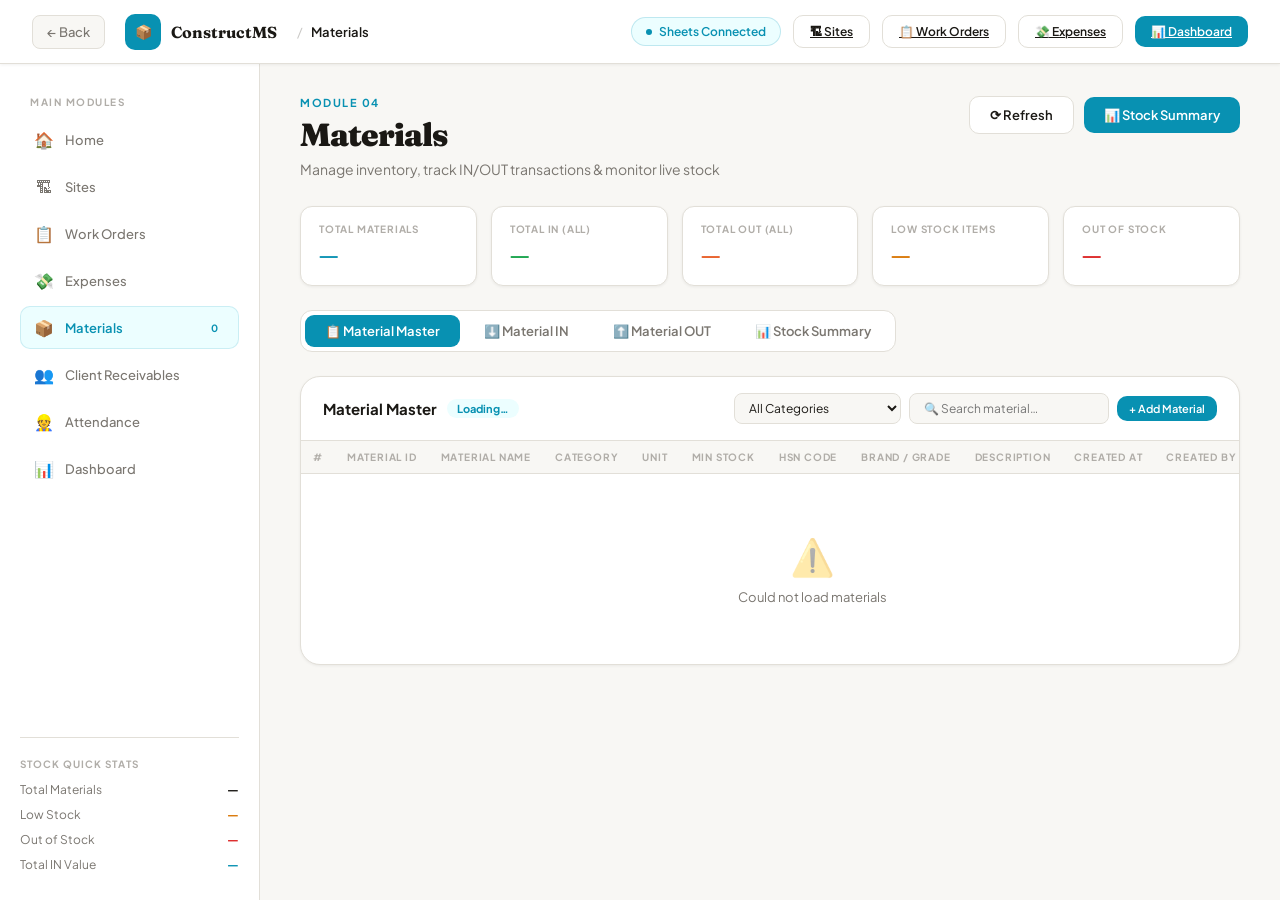
<file: material.html>
<!DOCTYPE html>
<html lang="en">
<head>
<meta charset="UTF-8"/>
<meta name="viewport" content="width=device-width, initial-scale=1.0"/>
<title>Materials — ConstructMS</title>
<link href="https://fonts.googleapis.com/css2?family=Plus+Jakarta+Sans:wght@300;400;500;600;700;800&family=Fraunces:ital,wght@0,700;0,900;1,700&display=swap" rel="stylesheet"/>
<style>
  :root {
    --white: #ffffff;
    --off-white: #f8f7f4;
    --surface: #f0eeea;
    --border: #e2dfd8;
    --text: #1a1814;
    --text-muted: #7a7670;
    --text-light: #b0ada8;
    --accent: #e85d26;
    --accent-light: #ff7a45;
    --accent-bg: #fff3ee;
    --blue: #2563eb;
    --blue-bg: #eff6ff;
    --green: #16a34a;
    --green-bg: #f0fdf4;
    --amber: #d97706;
    --amber-bg: #fffbeb;
    --purple: #7c3aed;
    --purple-bg: #f5f3ff;
    --red: #dc2626;
    --red-bg: #fef2f2;
    --teal: #0891b2;
    --teal-bg: #ecfeff;
    --shadow-sm: 0 1px 3px rgba(0,0,0,0.06);
    --shadow: 0 4px 16px rgba(0,0,0,0.08);
    --shadow-lg: 0 20px 60px rgba(0,0,0,0.10);
    --radius: 12px;
    --radius-lg: 20px;
  }
  * { box-sizing: border-box; margin: 0; padding: 0; }
  body { font-family: 'Plus Jakarta Sans', sans-serif; background: var(--off-white); color: var(--text); min-height: 100vh; }

  /* ── TOPBAR ── */
  .topbar {
    background: var(--white); border-bottom: 1px solid var(--border);
    padding: 0 32px; height: 64px;
    display: flex; align-items: center; justify-content: space-between;
    position: sticky; top: 0; z-index: 100; box-shadow: var(--shadow-sm);
  }
  .topbar-left { display: flex; align-items: center; gap: 20px; }
  .back-btn {
    display: flex; align-items: center; gap: 8px; padding: 8px 14px;
    background: var(--off-white); border: 1px solid var(--border); border-radius: 8px;
    cursor: pointer; font-size: 13px; font-weight: 500; color: var(--text-muted);
    text-decoration: none; transition: all 0.15s;
  }
  .back-btn:hover { border-color: var(--teal); color: var(--teal); }
  .topbar-brand { display: flex; align-items: center; gap: 10px; }
  .brand-icon {
    width: 36px; height: 36px; background: var(--teal); border-radius: 10px;
    display: flex; align-items: center; justify-content: center;
    font-family: 'Fraunces', serif; font-weight: 900; font-size: 14px; color: white;
  }
  .brand-name { font-family: 'Fraunces', serif; font-weight: 700; font-size: 16px; }
  .page-breadcrumb { display: flex; align-items: center; gap: 8px; font-size: 13px; color: var(--text-muted); }
  .breadcrumb-sep { opacity: 0.4; }
  .breadcrumb-current { color: var(--text); font-weight: 600; }
  .topbar-right { display: flex; align-items: center; gap: 12px; }
  .sync-pill {
    display: flex; align-items: center; gap: 7px; background: var(--teal-bg);
    border: 1px solid rgba(8,145,178,0.2); color: var(--teal);
    padding: 6px 14px; border-radius: 100px; font-size: 12px; font-weight: 600;
  }
  .sync-dot { width: 6px; height: 6px; background: var(--teal); border-radius: 50%; animation: pulse 2s infinite; }
  @keyframes pulse { 0%,100%{opacity:1} 50%{opacity:0.3} }

  /* ── LAYOUT ── */
  .body-wrap { display: grid; grid-template-columns: 260px 1fr; min-height: calc(100vh - 64px); }

  /* ── SIDEBAR ── */
  .sidebar {
    background: var(--white); border-right: 1px solid var(--border);
    padding: 28px 20px; display: flex; flex-direction: column; gap: 4px;
  }
  .sidebar-section { font-size: 10px; font-weight: 700; color: var(--text-light); letter-spacing: 1.5px; text-transform: uppercase; padding: 14px 10px 6px; }
  .sidebar-section:first-child { padding-top: 4px; }
  .nav-item {
    display: flex; align-items: center; gap: 10px; padding: 10px 12px; border-radius: 10px;
    cursor: pointer; text-decoration: none; font-size: 13px; font-weight: 500;
    color: var(--text-muted); transition: all 0.15s; border: 1px solid transparent;
  }
  .nav-item:hover { background: var(--off-white); color: var(--text); }
  .nav-item.active { background: var(--teal-bg); color: var(--teal); border-color: rgba(8,145,178,0.15); font-weight: 600; }
  .nav-item-icon { font-size: 16px; width: 22px; text-align: center; }
  .nav-badge { margin-left: auto; border-radius: 100px; padding: 2px 8px; font-size: 10px; font-weight: 700; }
  .nav-badge.teal   { background: var(--teal-bg);  color: var(--teal); }
  .nav-badge.amber  { background: var(--amber-bg); color: var(--amber); }
  .nav-badge.red    { background: var(--red-bg);   color: var(--red); }

  /* ── MAIN ── */
  .main-content { padding: 32px 40px; overflow-y: auto; }
  .page-header { display: flex; align-items: flex-start; justify-content: space-between; margin-bottom: 28px; }
  .page-eyebrow { font-size: 11px; font-weight: 700; color: var(--teal); letter-spacing: 1.5px; text-transform: uppercase; margin-bottom: 6px; }
  .page-title { font-family: 'Fraunces', serif; font-size: 32px; font-weight: 900; letter-spacing: -1px; margin-bottom: 6px; }
  .page-desc { font-size: 14px; color: var(--text-muted); }
  .page-actions { display: flex; gap: 10px; align-items: center; }

  /* ── TABS ── */
  .tabs-bar {
    display: flex; gap: 4px; background: var(--white);
    border: 1px solid var(--border); border-radius: 12px;
    padding: 4px; margin-bottom: 24px; width: fit-content;
  }
  .tab-btn {
    padding: 8px 20px; border-radius: 9px; font-size: 13px; font-weight: 600;
    cursor: pointer; border: none; background: transparent; color: var(--text-muted);
    font-family: 'Plus Jakarta Sans', sans-serif; transition: all 0.15s;
  }
  .tab-btn.active { background: var(--teal); color: white; }
  .tab-btn:hover:not(.active) { background: var(--off-white); color: var(--text); }

  /* ── BUTTONS ── */
  .btn {
    display: inline-flex; align-items: center; gap: 8px; padding: 10px 20px;
    border-radius: 10px; font-size: 13px; font-weight: 600; cursor: pointer; border: none;
    font-family: 'Plus Jakarta Sans', sans-serif; transition: all 0.15s;
  }
  .btn-primary { background: var(--teal); color: white; }
  .btn-primary:hover { background: #0e7490; box-shadow: 0 6px 20px rgba(8,145,178,0.3); transform: translateY(-1px); }
  .btn-green { background: var(--green); color: white; }
  .btn-green:hover { background: #15803d; box-shadow: 0 6px 20px rgba(22,163,74,0.3); transform: translateY(-1px); }
  .btn-orange { background: var(--accent); color: white; }
  .btn-orange:hover { background: #c2410c; box-shadow: 0 6px 20px rgba(232,93,38,0.3); transform: translateY(-1px); }
  .btn-ghost { background: var(--white); color: var(--text); border: 1.5px solid var(--border); }
  .btn-ghost:hover { border-color: var(--teal); color: var(--teal); }
  .btn-sm { padding: 6px 12px; font-size: 11px; }

  /* ── SUMMARY STRIP ── */
  .summary-strip { display: grid; grid-template-columns: repeat(5, 1fr); gap: 14px; margin-bottom: 24px; }
  .sum-card {
    background: var(--white); border: 1px solid var(--border); border-radius: var(--radius);
    padding: 16px 18px; box-shadow: var(--shadow-sm);
  }
  .sum-label { font-size: 10px; font-weight: 700; color: var(--text-light); text-transform: uppercase; letter-spacing: 0.8px; margin-bottom: 6px; }
  .sum-val { font-family: 'Fraunces', serif; font-size: 22px; font-weight: 900; letter-spacing: -0.5px; }
  .sum-val.teal   { color: var(--teal); }
  .sum-val.green  { color: var(--green); }
  .sum-val.orange { color: var(--accent); }
  .sum-val.amber  { color: var(--amber); }
  .sum-val.red    { color: var(--red); }
  .sum-val.blue   { color: var(--blue); }

  /* ── TABLE ── */
  .table-card {
    background: var(--white); border: 1px solid var(--border);
    border-radius: var(--radius-lg); overflow: hidden; box-shadow: var(--shadow-sm); margin-bottom: 28px;
  }
  .table-header {
    padding: 16px 22px; border-bottom: 1px solid var(--border);
    display: flex; align-items: center; justify-content: space-between; gap: 12px; flex-wrap: wrap;
  }
  .table-title { font-size: 15px; font-weight: 700; }
  .table-count { background: var(--teal-bg); color: var(--teal); border-radius: 100px; padding: 3px 10px; font-size: 11px; font-weight: 700; }
  .table-scroll { overflow-x: auto; }
  table { width: 100%; border-collapse: collapse; }
  thead th {
    padding: 10px 12px; text-align: left;
    font-size: 10px; font-weight: 700; color: var(--text-light);
    letter-spacing: 0.8px; text-transform: uppercase;
    background: var(--off-white); border-bottom: 1px solid var(--border); white-space: nowrap;
  }
  tbody td {
    padding: 11px 12px; font-size: 12px; color: var(--text);
    border-bottom: 1px solid var(--border); vertical-align: middle; white-space: nowrap;
  }
  tbody tr:last-child td { border-bottom: none; }
  tbody tr:hover td { background: var(--off-white); }

  /* ── TAGS ── */
  .tag { display: inline-flex; align-items: center; padding: 3px 9px; border-radius: 100px; font-size: 10px; font-weight: 700; white-space: nowrap; }
  .tag.green  { background: var(--green-bg);  color: var(--green); }
  .tag.amber  { background: var(--amber-bg);  color: var(--amber); }
  .tag.blue   { background: var(--blue-bg);   color: var(--blue); }
  .tag.red    { background: var(--red-bg);    color: var(--red); }
  .tag.orange { background: var(--accent-bg); color: var(--accent); }
  .tag.purple { background: var(--purple-bg); color: var(--purple); }
  .tag.teal   { background: var(--teal-bg);   color: var(--teal); }

  /* ── STOCK STATUS TAGS ── */
  .stock-ok      { background: var(--green-bg);  color: var(--green);  padding: 3px 9px; border-radius: 100px; font-size: 10px; font-weight: 700; }
  .stock-low     { background: var(--amber-bg);  color: var(--amber);  padding: 3px 9px; border-radius: 100px; font-size: 10px; font-weight: 700; }
  .stock-out     { background: var(--red-bg);    color: var(--red);    padding: 3px 9px; border-radius: 100px; font-size: 10px; font-weight: 700; }

  /* ── FILTER BAR ── */
  .filter-bar { display: flex; align-items: center; gap: 8px; }
  .filter-select {
    padding: 6px 10px; background: var(--off-white); border: 1px solid var(--border);
    border-radius: 8px; font-size: 12px; font-family: inherit; outline: none; color: var(--text); cursor: pointer;
  }
  .filter-select:focus { border-color: var(--teal); }

  /* ── FORMS ── */
  .form-card {
    background: var(--white); border: 1px solid var(--border);
    border-radius: var(--radius-lg); overflow: hidden; margin-bottom: 24px; box-shadow: var(--shadow-sm);
  }
  .form-card-header {
    padding: 20px 28px; border-bottom: 1px solid var(--border);
    display: flex; align-items: center; gap: 12px; background: var(--off-white);
  }
  .card-header-icon { width: 40px; height: 40px; border-radius: 10px; display: flex; align-items: center; justify-content: center; font-size: 18px; }
  .card-header-icon.teal   { background: var(--teal-bg); }
  .card-header-icon.green  { background: var(--green-bg); }
  .card-header-icon.orange { background: var(--accent-bg); }
  .card-header-title { font-size: 15px; font-weight: 700; margin-bottom: 2px; }
  .card-header-sub { font-size: 12px; color: var(--text-muted); }
  .form-body { padding: 28px; max-height: 60vh; overflow-y: auto; }

  .fields-grid { display: grid; grid-template-columns: 1fr 1fr; gap: 18px; margin-bottom: 18px; }
  .fields-grid.cols3 { grid-template-columns: 1fr 1fr 1fr; }
  .fields-grid.cols4 { grid-template-columns: 1fr 1fr 1fr 1fr; }
  .field { display: flex; flex-direction: column; gap: 7px; }
  .field.full { grid-column: 1 / -1; }
  .field-label { font-size: 10px; font-weight: 700; color: var(--text-muted); letter-spacing: 0.8px; text-transform: uppercase; }
  .field-label .req { color: var(--accent); margin-left: 2px; }

  .input-wrap { position: relative; }
  .field-input, .field-select, .field-textarea {
    width: 100%; padding: 10px 14px;
    background: var(--off-white); border: 1.5px solid var(--border);
    border-radius: 10px; font-family: 'Plus Jakarta Sans', sans-serif;
    font-size: 13px; color: var(--text); outline: none; transition: all 0.2s; appearance: none;
  }
  .field-input::placeholder { color: var(--text-light); }
  .field-input:focus, .field-select:focus, .field-textarea:focus {
    border-color: var(--teal); background: var(--white);
    box-shadow: 0 0 0 4px rgba(8,145,178,0.08);
  }
  .field-textarea { resize: vertical; min-height: 72px; }
  .field-select {
    background-image: url("data:image/svg+xml,%3Csvg xmlns='http://www.w3.org/2000/svg' width='16' height='16' viewBox='0 0 24 24' fill='none' stroke='%237a7670' stroke-width='2'%3E%3Cpath d='M6 9l6 6 6-6'/%3E%3C/svg%3E");
    background-repeat: no-repeat; background-position: right 12px center; padding-right: 36px;
  }

  .field-auto {
    width: 100%; padding: 10px 14px;
    background: var(--teal-bg); border: 1.5px solid rgba(8,145,178,0.25);
    border-radius: 10px; font-size: 12px; color: var(--teal); font-weight: 700;
    cursor: default; user-select: all; letter-spacing: 0.3px; min-height: 40px;
    display: flex; align-items: center;
  }
  .auto-badge {
    display: inline-flex; align-items: center; gap: 4px; padding: 2px 7px;
    background: var(--teal-bg); color: var(--teal); border-radius: 100px;
    font-size: 9px; font-weight: 700; letter-spacing: 0.5px; text-transform: uppercase;
    margin-left: 6px; vertical-align: middle;
  }

  .section-divider { display: flex; align-items: center; gap: 12px; margin: 22px 0 18px; }
  .sd-line { flex: 1; height: 1px; background: var(--border); }
  .sd-label { font-size: 10px; font-weight: 700; color: var(--text-light); letter-spacing: 1px; text-transform: uppercase; white-space: nowrap; }

  .form-footer {
    padding: 18px 28px; border-top: 1px solid var(--border); background: var(--off-white);
    display: flex; align-items: center; justify-content: space-between; gap: 12px;
  }
  .footer-hint { font-size: 11px; color: var(--text-light); display: flex; align-items: center; gap: 6px; }

  /* ── LEDGER ── */
  .ledger-row-in  td { background: rgba(240,253,244,0.5); }
  .ledger-row-out td { background: rgba(254,242,242,0.5); }
  .ledger-balance { font-family: 'Fraunces', serif; font-weight: 700; font-size: 13px; }

  /* ── STOCK SUMMARY CARDS ── */
  .stock-grid { display: grid; grid-template-columns: repeat(auto-fill, minmax(240px, 1fr)); gap: 14px; margin-bottom: 28px; }
  .stock-card {
    background: var(--white); border: 1.5px solid var(--border); border-radius: var(--radius);
    padding: 18px; box-shadow: var(--shadow-sm); transition: all 0.15s; cursor: pointer;
  }
  .stock-card:hover { border-color: var(--teal); transform: translateY(-2px); box-shadow: var(--shadow); }
  .stock-card.low-stock  { border-color: var(--amber); }
  .stock-card.out-stock  { border-color: var(--red); }
  .sc-top { display: flex; justify-content: space-between; align-items: flex-start; margin-bottom: 12px; }
  .sc-name { font-weight: 700; font-size: 13px; line-height: 1.3; max-width: 160px; }
  .sc-cat  { font-size: 10px; color: var(--text-muted); margin-top: 2px; }
  .sc-stock { font-family: 'Fraunces', serif; font-size: 26px; font-weight: 900; }
  .sc-stock.ok  { color: var(--teal); }
  .sc-stock.low { color: var(--amber); }
  .sc-stock.out { color: var(--red); }
  .sc-meta { display: flex; justify-content: space-between; font-size: 11px; color: var(--text-muted); margin-top: 10px; padding-top: 10px; border-top: 1px solid var(--border); }
  .sc-bar { height: 4px; background: var(--border); border-radius: 100px; margin-top: 8px; overflow: hidden; }
  .sc-bar-fill { height: 100%; border-radius: 100px; transition: width 0.6s ease; }
  .sc-bar-fill.ok  { background: var(--teal); }
  .sc-bar-fill.low { background: var(--amber); }
  .sc-bar-fill.out { background: var(--red); }

  /* ══════════════════════════════════════════════
     MODAL — CORE FIX: flex column so header stays
     fixed and body scrolls independently
  ══════════════════════════════════════════════ */
  .modal-overlay {
    position: fixed; inset: 0; background: rgba(26,24,20,0.5); z-index: 200;
    display: flex; align-items: center; justify-content: center; padding: 20px;
    opacity: 0; pointer-events: none; transition: opacity 0.2s;
  }
  .modal-overlay.show { opacity: 1; pointer-events: all; }

  .modal-box {
    background: var(--white); border-radius: var(--radius-lg);
    width: 100%; max-width: 960px;
    /* Cap height so scroll kicks in before going off-screen */
    max-height: 90vh;
    /* Flex column: header fixed top, body scrolls */
    display: flex; flex-direction: column; overflow: hidden;
    box-shadow: var(--shadow-lg); transform: translateY(20px); transition: transform 0.2s;
  }
  .modal-overlay.show .modal-box { transform: translateY(0); }

  /* Header never scrolls — always visible */
  .modal-header {
    padding: 20px 24px; border-bottom: 1px solid var(--border);
    display: flex; justify-content: space-between; align-items: center;
    flex-shrink: 0;
  }
  .modal-title { font-family: 'Fraunces', serif; font-size: 20px; font-weight: 900; }
  .modal-close { width: 32px; height: 32px; border-radius: 8px; border: 1px solid var(--border); background: var(--off-white); cursor: pointer; display: flex; align-items: center; justify-content: center; font-size: 14px; }
  .modal-close:hover { border-color: var(--red); color: var(--red); }

  /* Ledger modal body scrolls */
  .modal-body { padding: 20px 24px; overflow-y: auto; flex: 1; min-height: 0; }

  .modal-meta { display: grid; grid-template-columns: repeat(4, 1fr); gap: 12px; margin-bottom: 20px; }
  .meta-pill { background: var(--off-white); border-radius: var(--radius); padding: 12px 14px; }
  .meta-pill-label { font-size: 10px; color: var(--text-muted); font-weight: 700; text-transform: uppercase; letter-spacing: 0.8px; margin-bottom: 4px; }
  .meta-pill-val { font-family: 'Fraunces', serif; font-size: 18px; font-weight: 900; }

  /* ── TOAST ── */
  .toast {
    position: fixed; bottom: 28px; right: 28px; padding: 14px 20px; border-radius: var(--radius);
    font-size: 13px; font-weight: 600; display: flex; align-items: center; gap: 10px;
    box-shadow: var(--shadow-lg); transform: translateY(80px); opacity: 0;
    transition: all 0.35s cubic-bezier(0.34,1.56,0.64,1); z-index: 999; min-width: 240px;
  }
  .toast.show { transform: translateY(0); opacity: 1; }
  .toast.success { background: var(--text); color: white; }
  .toast.error   { background: var(--red); color: white; }
  .toast.info    { background: var(--teal); color: white; }

  /* ── EMPTY / LOADING ── */
  .empty-state { text-align: center; padding: 48px 20px; }
  .empty-icon { font-size: 36px; margin-bottom: 10px; opacity: 0.4; }
  .empty-text { font-size: 13px; color: var(--text-muted); }

  /* ── ALERT BANNER ── */
  .alert-banner {
    background: var(--amber-bg); border: 1.5px solid var(--amber);
    border-radius: 12px; padding: 14px 18px; margin-bottom: 20px;
    display: flex; align-items: center; gap: 12px; font-size: 13px; font-weight: 600; color: #92400e;
  }

  /* ── ANIMATIONS ── */
  @keyframes fadeUp { from{opacity:0;transform:translateY(12px)} to{opacity:1;transform:translateY(0)} }
  .anim { opacity:0; animation: fadeUp 0.4s ease forwards; }
  .a1{animation-delay:.05s} .a2{animation-delay:.10s} .a3{animation-delay:.15s}
  .a4{animation-delay:.20s} .a5{animation-delay:.25s}

  /* ── PANEL VISIBILITY ── */
  .tab-panel { display: none; }
  .tab-panel.active { display: block; }

  .field-input:disabled, .field-select:disabled {
    opacity: 0.42; cursor: not-allowed;
    background: var(--border) !important; border-color: var(--border) !important;
  }

  /* ══════════════════════════════════════════════
     FORM MODAL — KEY FIX
     modal-box = flex column (header + scroll body)
     form-modal-body = flex:1 + overflow-y:auto
     So: header is always visible, form content scrolls
  ══════════════════════════════════════════════ */
  .modal-form .modal-box {
    max-width: 780px;
    max-height: 90vh;
    display: flex;
    flex-direction: column;
    overflow: hidden;
  }

  .form-modal-body {
    padding: 28px;
    overflow-y: auto;   /* scroll when content overflows */
    flex: 1;            /* take all remaining height after header */
    min-height: 0;      /* required for flex children to shrink below content size */
  }
</style>
</head>
<body>

<!-- ══ TOPBAR ══ -->
<div class="topbar">
  <div class="topbar-left">
    <a href="index.html" class="back-btn">← Back</a>
    <div class="topbar-brand">
      <div class="brand-icon">📦</div>
      <div class="brand-name">ConstructMS</div>
    </div>
    <div class="page-breadcrumb">
      <span class="breadcrumb-sep">/</span>
      <span class="breadcrumb-current">Materials</span>
    </div>
  </div>
  <div class="topbar-right">
    <div class="sync-pill"><span class="sync-dot"></span>Sheets Connected</div>
    <a href="sites.html"     class="btn btn-ghost"   style="padding:8px 16px;font-size:12px;">🏗 Sites</a>
    <a href="workorder.html" class="btn btn-ghost"   style="padding:8px 16px;font-size:12px;">📋 Work Orders</a>
    <a href="expense.html"   class="btn btn-ghost"   style="padding:8px 16px;font-size:12px;">💸 Expenses</a>
    <a href="dashboard.html" class="btn btn-primary" style="padding:8px 16px;font-size:12px;">📊 Dashboard</a>
  </div>
</div>

<div class="body-wrap">
  <!-- ══ SIDEBAR ══ -->
  <aside class="sidebar">
    <div class="sidebar-section">Main Modules</div>
    <a href="index.html"      class="nav-item"><span class="nav-item-icon">🏠</span> Home</a>
    <a href="sites.html"      class="nav-item"><span class="nav-item-icon">🏗</span> Sites</a>
    <a href="workorder.html"  class="nav-item"><span class="nav-item-icon">📋</span> Work Orders</a>
    <a href="expense.html"    class="nav-item"><span class="nav-item-icon">💸</span> Expenses</a>
    <a href="material.html"   class="nav-item active"><span class="nav-item-icon">📦</span> Materials <span class="nav-badge teal" id="mat-nav-count">0</span></a>
    <a href="client.html" class="nav-item"><span class="nav-item-icon">👥</span> Client Receivables</a>
    <a href="attendance.html"     class="nav-item"><span class="nav-item-icon">👷</span> Attendance</a>
    <a href="dashboard.html"  class="nav-item"><span class="nav-item-icon">📊</span> Dashboard</a>

    <div style="margin-top:auto;padding-top:20px;border-top:1px solid var(--border);">
      <div style="font-size:10px;font-weight:700;color:var(--text-light);letter-spacing:1px;text-transform:uppercase;margin-bottom:12px;">Stock Quick Stats</div>
      <div style="display:flex;flex-direction:column;gap:10px;">
        <div style="display:flex;justify-content:space-between;font-size:12px;"><span style="color:var(--text-muted);">Total Materials</span><span style="font-weight:700;" id="qs-total">—</span></div>
        <div style="display:flex;justify-content:space-between;font-size:12px;"><span style="color:var(--text-muted);">Low Stock</span><span style="font-weight:700;color:var(--amber);" id="qs-low">—</span></div>
        <div style="display:flex;justify-content:space-between;font-size:12px;"><span style="color:var(--text-muted);">Out of Stock</span><span style="font-weight:700;color:var(--red);" id="qs-out">—</span></div>
        <div style="display:flex;justify-content:space-between;font-size:12px;"><span style="color:var(--text-muted);">Total IN Value</span><span style="font-weight:700;color:var(--teal);" id="qs-value">—</span></div>
      </div>
    </div>
  </aside>

  <!-- ══ MAIN ══ -->
  <main class="main-content">

    <div class="page-header anim a1">
      <div>
        <div class="page-eyebrow">Module 04</div>
        <h1 class="page-title">Materials</h1>
        <p class="page-desc">Manage inventory, track IN/OUT transactions & monitor live stock</p>
      </div>
      <div class="page-actions">
        <button class="btn btn-ghost" onclick="refreshAll()">⟳ Refresh</button>
        <button class="btn btn-primary" onclick="switchTab('stock')">📊 Stock Summary</button>
      </div>
    </div>

    <!-- ── LOW STOCK ALERT BANNER ── -->
    <div id="alert-banner" class="alert-banner" style="display:none;">
      ⚠️ <span id="alert-text">Checking stock levels…</span>
    </div>

    <!-- ── SUMMARY STRIP ── -->
    <div class="summary-strip anim a2">
      <div class="sum-card"><div class="sum-label">Total Materials</div><div class="sum-val teal"  id="sum-total-mats">—</div></div>
      <div class="sum-card"><div class="sum-label">Total IN (All)</div><div class="sum-val green" id="sum-total-in">—</div></div>
      <div class="sum-card"><div class="sum-label">Total OUT (All)</div><div class="sum-val orange" id="sum-total-out">—</div></div>
      <div class="sum-card"><div class="sum-label">Low Stock Items</div><div class="sum-val amber" id="sum-low-stock">—</div></div>
      <div class="sum-card"><div class="sum-label">Out of Stock</div><div class="sum-val red"   id="sum-out-stock">—</div></div>
    </div>

    <!-- ── TABS ── -->
    <div class="tabs-bar anim a3">
      <button class="tab-btn active" id="tab-master"  onclick="switchTab('master')">📋 Material Master</button>
      <button class="tab-btn"        id="tab-in"      onclick="switchTab('in')">⬇️ Material IN</button>
      <button class="tab-btn"        id="tab-out"     onclick="switchTab('out')">⬆️ Material OUT</button>
      <button class="tab-btn"        id="tab-stock"   onclick="switchTab('stock')">📊 Stock Summary</button>
    </div>

    <!-- TAB 1: MATERIAL MASTER -->
    <div id="panel-master" class="tab-panel active">
      <div class="table-card anim a3">
        <div class="table-header">
          <div style="display:flex;align-items:center;gap:10px;">
            <span class="table-title">Material Master</span>
            <span class="table-count" id="master-count-badge">Loading…</span>
          </div>
          <div class="filter-bar">
            <select class="filter-select" id="filter-master-cat" onchange="applyMasterFilter()">
              <option value="">All Categories</option>
            </select>
            <input id="master-search" type="text" placeholder="🔍 Search material…"
              style="padding:7px 14px;background:var(--off-white);border:1px solid var(--border);border-radius:8px;font-size:12px;font-family:inherit;outline:none;width:200px;"
              oninput="applyMasterFilter()"
              onfocus="this.style.borderColor='var(--teal)'" onblur="this.style.borderColor='var(--border)'"/>
            <button class="btn btn-primary btn-sm" onclick="openMasterModal()">+ Add Material</button>
          </div>
        </div>
        <div class="table-scroll">
          <table style="min-width:1000px;">
            <thead>
              <tr>
                <th>#</th><th>Material ID</th><th>Material Name</th><th>Category</th>
                <th>Unit</th><th>Min Stock</th><th>HSN Code</th><th>Brand / Grade</th>
                <th>Description</th><th>Created At</th><th>Created By</th><th>Actions</th>
              </tr>
            </thead>
            <tbody id="master-tbody">
              <tr><td colspan="12"><div class="empty-state"><div class="empty-icon">📦</div><div class="empty-text">Loading materials…</div></div></td></tr>
            </tbody>
          </table>
        </div>
      </div>
    </div>

    <!-- TAB 2: MATERIAL IN -->
    <div id="panel-in" class="tab-panel">
      <div class="table-card">
        <div class="table-header">
          <div style="display:flex;align-items:center;gap:10px;">
            <span class="table-title">Material IN — Inward Transactions</span>
            <span class="table-count" id="in-count-badge">Loading…</span>
          </div>
          <div class="filter-bar">
            <select class="filter-select" id="filter-in-site" onchange="applyINFilter()"><option value="">All Sites</option></select>
            <select class="filter-select" id="filter-in-status" onchange="applyINFilter()">
              <option value="">All Statuses</option>
              <option>Received</option><option>Partial</option><option>Rejected</option><option>Pending</option>
            </select>
            <input id="in-search" type="text" placeholder="🔍 Search…"
              style="padding:7px 14px;background:var(--off-white);border:1px solid var(--border);border-radius:8px;font-size:12px;font-family:inherit;outline:none;width:180px;"
              oninput="applyINFilter()"
              onfocus="this.style.borderColor='var(--teal)'" onblur="this.style.borderColor='var(--border)'"/>
            <button class="btn btn-green btn-sm" onclick="openINModal()">+ Add IN</button>
          </div>
        </div>
        <div class="table-scroll">
          <table style="min-width:1800px;">
            <thead>
              <tr>
                <th>#</th><th>Txn ID</th><th>Material ID</th><th>Material Name</th><th>Category</th><th>Unit</th>
                <th>Site ID</th><th>Site Name</th><th>Date</th><th>Qty IN</th>
                <th>Rate (₹)</th><th>Amount (₹)</th><th>Tax (₹)</th><th>Total (₹)</th>
                <th>Vendor ID</th><th>Vendor Name</th><th>Bill No</th><th>Invoice No</th>
                <th>Work Order ID</th><th>Status</th><th>Remarks</th><th>Received By</th>
                <th>Created At</th><th>Created By</th>
              </tr>
            </thead>
            <tbody id="in-tbody">
              <tr><td colspan="24"><div class="empty-state"><div class="empty-icon">⬇️</div><div class="empty-text">Loading Material IN records…</div></div></td></tr>
            </tbody>
          </table>
        </div>
      </div>
    </div>

    <!-- TAB 3: MATERIAL OUT -->
    <div id="panel-out" class="tab-panel">
      <div class="table-card">
        <div class="table-header">
          <div style="display:flex;align-items:center;gap:10px;">
            <span class="table-title">Material OUT — Issue / Consumption</span>
            <span class="table-count" id="out-count-badge">Loading…</span>
          </div>
          <div class="filter-bar">
            <select class="filter-select" id="filter-out-site" onchange="applyOUTFilter()"><option value="">All Sites</option></select>
            <select class="filter-select" id="filter-out-status" onchange="applyOUTFilter()">
              <option value="">All Statuses</option>
              <option>Issued</option><option>Returned</option><option>Wasted</option><option>Transferred</option>
            </select>
            <input id="out-search" type="text" placeholder="🔍 Search…"
              style="padding:7px 14px;background:var(--off-white);border:1px solid var(--border);border-radius:8px;font-size:12px;font-family:inherit;outline:none;width:180px;"
              oninput="applyOUTFilter()"
              onfocus="this.style.borderColor='var(--teal)'" onblur="this.style.borderColor='var(--border)'"/>
            <button class="btn btn-orange btn-sm" onclick="openOUTModal()">+ Add OUT</button>
          </div>
        </div>
        <div class="table-scroll">
          <table style="min-width:1700px;">
            <thead>
              <tr>
                <th>#</th><th>Txn ID</th><th>Material ID</th><th>Material Name</th><th>Category</th><th>Unit</th>
                <th>Site ID</th><th>Site Name</th><th>Date</th><th>Qty OUT</th>
                <th>Rate (₹)</th><th>Amount (₹)</th><th>Purpose</th>
                <th>Work Order ID</th><th>Issued To</th><th>Status</th>
                <th>Remarks</th><th>Issued By</th><th>Created At</th><th>Created By</th>
              </tr>
            </thead>
            <tbody id="out-tbody">
              <tr><td colspan="20"><div class="empty-state"><div class="empty-icon">⬆️</div><div class="empty-text">Loading Material OUT records…</div></div></td></tr>
            </tbody>
          </table>
        </div>
      </div>
    </div>

    <!-- TAB 4: STOCK SUMMARY -->
    <div id="panel-stock" class="tab-panel">
      <div style="display:flex;align-items:center;justify-content:space-between;margin-bottom:16px;">
        <div style="display:flex;align-items:center;gap:10px;">
          <span style="font-size:15px;font-weight:700;">Live Stock Summary</span>
        </div>
        <div class="filter-bar">
          <select class="filter-select" id="filter-stock-site" onchange="applyStockFilter()"><option value="">All Sites</option></select>
          <select class="filter-select" id="filter-stock-status" onchange="applyStockFilter()">
            <option value="">All Stock Status</option>
            <option>OK</option><option>Low Stock</option><option>Out of Stock</option>
          </select>
          <input id="stock-search" type="text" placeholder="🔍 Search material…"
            style="padding:7px 14px;background:var(--off-white);border:1px solid var(--border);border-radius:8px;font-size:12px;font-family:inherit;outline:none;width:190px;"
            oninput="applyStockFilter()"
            onfocus="this.style.borderColor='var(--teal)'" onblur="this.style.borderColor='var(--border)'"/>
        </div>
      </div>

      <div id="stock-grid" class="stock-grid">
        <div style="grid-column:1/-1;text-align:center;padding:40px;color:var(--text-muted);">Loading stock summary…</div>
      </div>

      <div class="table-card" style="margin-top:4px;">
        <div class="table-header">
          <span class="table-title">Stock Summary Table</span>
          <button class="btn btn-ghost btn-sm" onclick="loadStockSummary()">⟳ Refresh</button>
        </div>
        <div class="table-scroll">
          <table style="min-width:900px;">
            <thead>
              <tr>
                <th>Material ID</th><th>Material Name</th><th>Category</th><th>Unit</th>
                <th>Total IN</th><th>Total OUT</th><th>Current Stock</th>
                <th>Min Level</th><th>Stock Status</th><th>Total Value (₹)</th><th>Actions</th>
              </tr>
            </thead>
            <tbody id="stock-tbody">
              <tr><td colspan="11"><div class="empty-state"><div class="empty-icon">📊</div><div class="empty-text">Loading…</div></div></td></tr>
            </tbody>
          </table>
        </div>
      </div>
    </div>

  </main>
</div>

<!-- ══ MATERIAL MASTER MODAL ══ -->
<div class="modal-overlay modal-form" id="master-modal">
  <div class="modal-box">
    <div class="modal-header">
      <div class="modal-title">📦 Add New Material</div>
      <button class="modal-close" onclick="closeMasterModal()">✕</button>
    </div>
    <div class="form-modal-body">
      <div class="section-divider"><div class="sd-line"></div><div class="sd-label">📦 Material Info</div><div class="sd-line"></div></div>
      <div class="fields-grid cols3">
        <div class="field">
          <label class="field-label">Material Name <span class="req">*</span></label>
          <input class="field-input" id="mat-name" type="text" placeholder="e.g. OPC 53 Cement"/>
        </div>
        <div class="field">
          <label class="field-label">Category <span class="req">*</span></label>
          <select class="field-select" id="mat-category">
            <option value="">— Select Category —</option>
          </select>
        </div>
        <div class="field">
          <label class="field-label">Unit <span class="req">*</span></label>
          <select class="field-select" id="mat-unit">
            <option value="">— Select Unit —</option>
          </select>
        </div>
        <div class="field">
          <label class="field-label">Min Stock Level</label>
          <input class="field-input" id="mat-min-stock" type="number" min="0" placeholder="0 (alert threshold)"/>
        </div>
        <div class="field">
          <label class="field-label">HSN Code</label>
          <input class="field-input" id="mat-hsn" type="text" placeholder="e.g. 2523"/>
        </div>
        <div class="field">
          <label class="field-label">Brand / Grade</label>
          <input class="field-input" id="mat-brand" type="text" placeholder="e.g. Ultratech / Fe500"/>
        </div>
        <div class="field">
          <label class="field-label">Created By</label>
          <input class="field-input" id="mat-created-by" type="text" placeholder="Your name"/>
        </div>
        <div class="field full">
          <label class="field-label">Description</label>
          <textarea class="field-textarea" id="mat-description" placeholder="Additional details about this material…"></textarea>
        </div>
      </div>
      <div style="display:flex;gap:10px;margin-top:20px;">
        <button class="btn btn-ghost" onclick="clearMasterForm()">Clear</button>
        <button class="btn btn-primary" onclick="submitMaterial()">
          <span id="mat-submit-icon">📦</span>
          <span id="mat-submit-text">Save Material</span>
        </button>
      </div>
    </div>
  </div>
</div>

<!-- ══ MATERIAL IN MODAL ══ -->
<div class="modal-overlay modal-form" id="in-modal">
  <div class="modal-box">
    <div class="modal-header">
      <div class="modal-title">⬇️ Material IN — Inward / Purchase</div>
      <button class="modal-close" onclick="closeINModal()">✕</button>
    </div>
    <div class="form-modal-body">
      <div class="section-divider"><div class="sd-line"></div><div class="sd-label">📦 Material & Site</div><div class="sd-line"></div></div>
      <div class="fields-grid cols4">
        <div class="field">
          <label class="field-label">Material <span class="req">*</span></label>
          <select class="field-select" id="in-material" onchange="onINMaterialSelect()">
            <option value="">— Select Material —</option>
          </select>
        </div>
        <div class="field">
          <label class="field-label">Material ID <span class="auto-badge">⚡ Auto</span></label>
          <div class="field-auto" id="in-mat-id-display">—</div>
          <input type="hidden" id="in-mat-id-hidden"/>
        </div>
        <div class="field">
          <label class="field-label">Site Name <span class="req">*</span></label>
          <select class="field-select" id="in-site-name" onchange="onINSiteSelect()">
            <option value="">— Select Site —</option>
          </select>
        </div>
        <div class="field">
          <label class="field-label">Site ID <span class="auto-badge">⚡ Auto</span></label>
          <div class="field-auto" id="in-site-id-display">—</div>
          <input type="hidden" id="in-site-id-hidden"/>
        </div>
      </div>

      <div class="fields-grid cols4">
        <div class="field">
          <label class="field-label">Date <span class="req">*</span></label>
          <input class="field-input" id="in-date" type="date"/>
        </div>
        <div class="field">
          <label class="field-label">Unit</label>
          <select class="field-select" id="in-unit"></select>
        </div>
        <div class="field">
          <label class="field-label">IN Status</label>
          <select class="field-select" id="in-status">
            <option>Received</option><option>Partial</option><option>Rejected</option><option>Pending</option>
          </select>
        </div>
        <div class="field">
          <label class="field-label">Work Order ID</label>
          <input class="field-input" id="in-wo-id" type="text" placeholder="Optional"/>
        </div>
      </div>

      <div class="section-divider"><div class="sd-line"></div><div class="sd-label">💰 Quantity & Amount</div><div class="sd-line"></div></div>
      <div class="fields-grid cols4">
        <div class="field">
          <label class="field-label">Qty IN <span class="req">*</span></label>
          <input class="field-input" id="in-qty" type="number" min="0.01" step="0.01" placeholder="0" oninput="recalcIN()"/>
        </div>
        <div class="field">
          <label class="field-label">Rate (₹)</label>
          <input class="field-input" id="in-rate" type="number" min="0" step="0.01" placeholder="0" oninput="recalcIN()"/>
        </div>
        <div class="field">
          <label class="field-label">Amount (₹)</label>
          <input class="field-input" id="in-amount" type="number" min="0" step="0.01" placeholder="Auto-calculated" oninput="recalcINTotal()"/>
        </div>
        <div class="field">
          <label class="field-label">Tax Amount (₹)</label>
          <input class="field-input" id="in-tax" type="number" min="0" step="0.01" placeholder="0" oninput="recalcINTotal()"/>
        </div>
      </div>
      <div style="background:var(--green-bg);border:1.5px solid rgba(22,163,74,0.25);border-radius:12px;padding:14px 20px;display:flex;align-items:center;justify-content:space-between;margin-bottom:18px;">
        <div><div style="font-size:12px;font-weight:600;color:var(--text-muted);">Total Amount</div><div style="font-size:11px;color:var(--text-muted);margin-top:2px;">Amount + Tax</div></div>
        <div style="font-family:'Fraunces',serif;font-size:26px;font-weight:900;color:var(--green);" id="in-total-display">₹0</div>
      </div>

      <div class="section-divider"><div class="sd-line"></div><div class="sd-label">🏪 Vendor & Bill</div><div class="sd-line"></div></div>
      <div class="fields-grid cols4">
        <div class="field">
          <label class="field-label">Vendor ID</label>
          <input class="field-input" id="in-vendor-id" type="text" placeholder="Vendor ID"/>
        </div>
        <div class="field">
          <label class="field-label">Vendor Name</label>
          <input class="field-input" id="in-vendor-name" type="text" placeholder="Vendor / Supplier name"/>
        </div>
        <div class="field">
          <label class="field-label">Bill No</label>
          <input class="field-input" id="in-bill-no" type="text" placeholder="Supplier bill number"/>
        </div>
        <div class="field">
          <label class="field-label">Invoice No</label>
          <input class="field-input" id="in-invoice-no" type="text" placeholder="Invoice reference"/>
        </div>
      </div>

      <div class="fields-grid cols3">
        <div class="field">
          <label class="field-label">Received By</label>
          <input class="field-input" id="in-received-by" type="text" placeholder="Site in-charge name"/>
        </div>
        <div class="field">
          <label class="field-label">Created By</label>
          <input class="field-input" id="in-created-by" type="text" placeholder="Your name"/>
        </div>
        <div class="field">
          <label class="field-label">Remarks</label>
          <input class="field-input" id="in-remarks" type="text" placeholder="Optional notes"/>
        </div>
      </div>

      <div style="display:flex;gap:10px;margin-top:20px;">
        <button class="btn btn-ghost" onclick="clearINForm()">Clear</button>
        <button class="btn btn-green" onclick="submitMaterialIN()">
          <span id="in-submit-icon">⬇️</span>
          <span id="in-submit-text">Save Material IN</span>
        </button>
      </div>
    </div>
  </div>
</div>

<!-- ══ MATERIAL OUT MODAL ══ -->
<div class="modal-overlay modal-form" id="out-modal">
  <div class="modal-box">
    <div class="modal-header">
      <div class="modal-title">⬆️ Material OUT — Issue / Consumption</div>
      <button class="modal-close" onclick="closeOUTModal()">✕</button>
    </div>
    <div class="form-modal-body">
      <div class="section-divider"><div class="sd-line"></div><div class="sd-label">📦 Material & Site</div><div class="sd-line"></div></div>
      <div class="fields-grid cols4">
        <div class="field">
          <label class="field-label">Material <span class="req">*</span></label>
          <select class="field-select" id="out-material" onchange="onOUTMaterialSelect()">
            <option value="">— Select Material —</option>
          </select>
        </div>
        <div class="field">
          <label class="field-label">Material ID <span class="auto-badge">⚡ Auto</span></label>
          <div class="field-auto" id="out-mat-id-display">—</div>
          <input type="hidden" id="out-mat-id-hidden"/>
        </div>
        <div class="field">
          <label class="field-label">Site Name <span class="req">*</span></label>
          <select class="field-select" id="out-site-name" onchange="onOUTSiteSelect()">
            <option value="">— Select Site —</option>
          </select>
        </div>
        <div class="field">
          <label class="field-label">Site ID <span class="auto-badge">⚡ Auto</span></label>
          <div class="field-auto" id="out-site-id-display">—</div>
          <input type="hidden" id="out-site-id-hidden"/>
        </div>
      </div>

      <div class="fields-grid cols4">
        <div class="field">
          <label class="field-label">Date <span class="req">*</span></label>
          <input class="field-input" id="out-date" type="date"/>
        </div>
        <div class="field">
          <label class="field-label">Unit</label>
          <select class="field-select" id="out-unit"></select>
        </div>
        <div class="field">
          <label class="field-label">OUT Status</label>
          <select class="field-select" id="out-status">
            <option>Issued</option><option>Returned</option><option>Wasted</option><option>Transferred</option>
          </select>
        </div>
        <div class="field">
          <label class="field-label">Available Stock <span class="auto-badge">⚡ Live</span></label>
          <div class="field-auto" id="out-stock-display" style="color:var(--teal);">Select material + site</div>
        </div>
      </div>

      <div class="section-divider"><div class="sd-line"></div><div class="sd-label">💰 Quantity & Amount</div><div class="sd-line"></div></div>
      <div class="fields-grid cols3">
        <div class="field">
          <label class="field-label">Qty OUT <span class="req">*</span></label>
          <input class="field-input" id="out-qty" type="number" min="0.01" step="0.01" placeholder="0" oninput="recalcOUT()"/>
        </div>
        <div class="field">
          <label class="field-label">Rate (₹)</label>
          <input class="field-input" id="out-rate" type="number" min="0" step="0.01" placeholder="0" oninput="recalcOUT()"/>
        </div>
        <div class="field">
          <label class="field-label">Amount (₹)</label>
          <input class="field-input" id="out-amount" type="number" min="0" step="0.01" placeholder="Auto-calculated"/>
        </div>
      </div>

      <div class="section-divider"><div class="sd-line"></div><div class="sd-label">🔧 Usage Details</div><div class="sd-line"></div></div>
      <div class="fields-grid cols4">
        <div class="field">
          <label class="field-label">Purpose</label>
          <input class="field-input" id="out-purpose" type="text" placeholder="Work activity / usage purpose"/>
        </div>
        <div class="field">
          <label class="field-label">Work Order ID</label>
          <input class="field-input" id="out-wo-id" type="text" placeholder="Optional"/>
        </div>
        <div class="field">
          <label class="field-label">Issued To</label>
          <input class="field-input" id="out-issued-to" type="text" placeholder="Labour / sub-contractor name"/>
        </div>
        <div class="field">
          <label class="field-label">Issued By</label>
          <input class="field-input" id="out-issued-by" type="text" placeholder="Site engineer / store keeper"/>
        </div>
      </div>

      <div class="fields-grid" style="grid-template-columns:1fr 2fr;">
        <div class="field">
          <label class="field-label">Created By</label>
          <input class="field-input" id="out-created-by" type="text" placeholder="Your name"/>
        </div>
        <div class="field">
          <label class="field-label">Remarks</label>
          <input class="field-input" id="out-remarks" type="text" placeholder="Optional notes…"/>
        </div>
      </div>

      <div style="display:flex;gap:10px;margin-top:20px;">
        <button class="btn btn-ghost" onclick="clearOUTForm()">Clear</button>
        <button class="btn btn-orange" onclick="submitMaterialOUT()">
          <span id="out-submit-icon">⬆️</span>
          <span id="out-submit-text">Save Material OUT</span>
        </button>
      </div>
    </div>
  </div>
</div>

<!-- ══ LEDGER MODAL ══ -->
<div class="modal-overlay" id="ledger-modal">
  <div class="modal-box">
    <div class="modal-header">
      <div>
        <div class="modal-title" id="ledger-title">Stock Ledger</div>
        <div style="font-size:12px;color:var(--text-muted);margin-top:3px;" id="ledger-subtitle">—</div>
      </div>
      <button class="modal-close" onclick="closeLedger()">✕</button>
    </div>
    <div class="modal-body">
      <div class="modal-meta" id="ledger-meta"></div>
      <div class="table-scroll">
        <table style="min-width:900px;">
          <thead>
            <tr>
              <th>Date</th><th>Txn ID</th><th>Type</th><th>Site</th>
              <th>Qty</th><th>Rate</th><th>Amount</th>
              <th>Vendor / Issued To</th><th>Purpose / Bill No</th>
              <th>Status</th><th>Balance</th>
            </tr>
          </thead>
          <tbody id="ledger-tbody"></tbody>
        </table>
      </div>
    </div>
  </div>
</div>

<div class="toast success" id="toast">
  <span id="toast-icon">✅</span>
  <span id="toast-msg">Saved!</span>
</div>

<script>
// ━━━━━━━━━━━━━━━━━━━━━━━━━━━━━━━━━━━━━━━━━━━━━━━━━━━━━━━━━━━
//  CONFIG
// ━━━━━━━━━━━━━━━━━━━━━━━━━━━━━━━━━━━━━━━━━━━━━━━━━━━━━━━━━━━
const API_URL = 'https://script.google.com/macros/s/AKfycbxHJLqjecbkU6jgWOEmFjv3NMZXxTkGzUMefwp9CM-4hNfRRX-D21CHxxT_j2zaoLLx/exec';

let allMaterials   = [];
let allSites       = [];
let allIN          = [];
let allOUT         = [];
let allStockSum    = [];

const MAT_CATEGORIES = [
  'Cement & Concrete','Steel & TMT','Brick & Block','Sand & Aggregate',
  'Tiles & Flooring','Paint & Primer','Plumbing','Electrical',
  'Waterproofing','Timber & Shuttering','Glass & Glazing',
  'Hardware & Fasteners','Machinery & Tools','Safety Equipment','Miscellaneous'
];
const MAT_UNITS = [
  'Bags','MT','Kg','Nos','Sqft','Sqm','Rmt','Cum','Ltr','Trip','Bundle','Box','Roll','LS','Other'
];
const CAT_COLORS = {
  'Cement & Concrete':'teal','Steel & TMT':'blue','Brick & Block':'orange',
  'Sand & Aggregate':'amber','Tiles & Flooring':'purple','Paint & Primer':'green',
  'Plumbing':'blue','Electrical':'amber','Waterproofing':'teal',
  'Timber & Shuttering':'orange','Glass & Glazing':'blue',
  'Hardware & Fasteners':'purple','Machinery & Tools':'red',
  'Safety Equipment':'green','Miscellaneous':''
};

// ━━━━━━━━━━━━━━━━━━━━━━━━━━━━━━━━━━━━━━━━━━━━━━━━━━━━━━━━━━━
//  API
// ━━━━━━━━━━━━━━━━━━━━━━━━━━━━━━━━━━━━━━━━━━━━━━━━━━━━━━━━━━━
async function api(action, data) {
  try {
    const p = new URLSearchParams({ action });
    if (data) Object.entries(data).forEach(([k,v]) => { if (v !== null && v !== undefined && v !== '') p.set(k, String(v)); });
    const res = await fetch(`${API_URL}?${p}`);
    if (!res.ok) throw new Error('HTTP ' + res.status);
    return await res.json();
  } catch(e) { console.error('API error ['+action+']:', e); return null; }
}

const fmt   = n => '₹' + Number(n||0).toLocaleString('en-IN');
const fmtN  = n => Number(n||0).toLocaleString('en-IN', { maximumFractionDigits: 2 });

// ━━━━━━━━━━━━━━━━━━━━━━━━━━━━━━━━━━━━━━━━━━━━━━━━━━━━━━━━━━━
//  MODAL HANDLERS
// ━━━━━━━━━━━━━━━━━━━━━━━━━━━━━━━━━━━━━━━━━━━━━━━━━━━━━━━━━━━
function openMasterModal() { document.getElementById('master-modal').classList.add('show'); }
function closeMasterModal() { document.getElementById('master-modal').classList.remove('show'); }
function openINModal() { document.getElementById('in-modal').classList.add('show'); }
function closeINModal() { document.getElementById('in-modal').classList.remove('show'); }
function openOUTModal() { document.getElementById('out-modal').classList.add('show'); }
function closeOUTModal() { document.getElementById('out-modal').classList.remove('show'); }

['master-modal','in-modal','out-modal'].forEach(id => {
  document.getElementById(id).addEventListener('click', function(e) {
    if (e.target === this) this.classList.remove('show');
  });
});

// ━━━━━━━━━━━━━━━━━━━━━━━━━━━━━━━━━━━━━━━━━━━━━━━━━━━━━━━━━━━
//  TABS
// ━━━━━━━━━━━━━━━━━━━━━━━━━━━━━━━━━━━━━━━━━━━━━━━━━━━━━━━━━━━
function switchTab(name) {
  ['master','in','out','stock'].forEach(t => {
    document.getElementById('panel-' + t).classList.toggle('active', t === name);
    document.getElementById('tab-' + t).classList.toggle('active', t === name);
  });
  if (name === 'stock') loadStockSummary();
}

// ━━━━━━━━━━━━━━━━━━━━━━━━━━━━━━━━━━━━━━━━━━━━━━━━━━━━━━━━━━━
//  INIT DROPDOWNS
// ━━━━━━━━━━━━━━━━━━━━━━━━━━━━━━━━━━━━━━━━━━━━━━━━━━━━━━━━━━━
function initStaticDropdowns() {
  const catFilter = document.getElementById('filter-master-cat');
  const catSel    = document.getElementById('mat-category');
  MAT_CATEGORIES.forEach(c => {
    [catFilter, catSel].forEach(el => {
      const o = document.createElement('option'); o.value = c; o.textContent = c; el.appendChild(o);
    });
  });
  ['mat-unit','in-unit','out-unit'].forEach(id => {
    const el = document.getElementById(id);
    el.innerHTML = '<option value="">— Unit —</option>';
    MAT_UNITS.forEach(u => {
      const o = document.createElement('option'); o.value = u; o.textContent = u; el.appendChild(o);
    });
  });
}

// ━━━━━━━━━━━━━━━━━━━━━━━━━━━━━━━━━━━━━━━━━━━━━━━━━━━━━━━━━━━
//  LOAD SITES
// ━━━━━━━━━━━━━━━━━━━━━━━━━━━━━━━━━━━━━━━━━━━━━━━━━━━━━━━━━━━
async function loadSites() {
  const d = await api('getSites');
  allSites = d && d.sites ? d.sites.filter(s => (s.status||'').toLowerCase() === 'active') : [];
  ['in-site-name','out-site-name','filter-in-site','filter-out-site','filter-stock-site'].forEach(id => {
    const sel = document.getElementById(id);
    if (!sel) return;
    const placeholder = sel.querySelector('option[value=""]') ? '' : null;
    if (!placeholder) sel.innerHTML = '<option value="">All Sites</option>';
    allSites.forEach(s => {
      const o = document.createElement('option');
      o.value = s.name; o.dataset.id = s.siteId;
      o.textContent = `${s.name} [${s.siteId}]`;
      sel.appendChild(o);
    });
  });
  ['in-site-name','out-site-name'].forEach(id => {
    const sel = document.getElementById(id);
    if (sel && sel.options[0]) sel.options[0].textContent = '— Select Site —';
  });
}

// ━━━━━━━━━━━━━━━━━━━━━━━━━━━━━━━━━━━━━━━━━━━━━━━━━━━━━━━━━━━
//  LOAD MATERIALS (Master)
// ━━━━━━━━━━━━━━━━━━━━━━━━━━━━━━━━━━━━━━━━━━━━━━━━━━━━━━━━━━━
async function loadMaterials() {
  document.getElementById('master-count-badge').textContent = 'Loading…';
  const d = await api('getMaterials');
  if (!d) { document.getElementById('master-tbody').innerHTML = errRow(12,'Could not load materials'); return; }

  allMaterials = d.materials || [];
  document.getElementById('sum-total-mats').textContent  = allMaterials.length;
  document.getElementById('qs-total').textContent        = allMaterials.length;
  document.getElementById('mat-nav-count').textContent   = allMaterials.length;

  ['in-material','out-material'].forEach(id => {
    const sel = document.getElementById(id);
    sel.innerHTML = '<option value="">— Select Material —</option>';
    allMaterials.forEach(m => {
      const o = document.createElement('option');
      o.value = m.name; o.dataset.id = m.materialId; o.dataset.unit = m.unit;
      o.textContent = `${m.name} [${m.materialId}]`;
      sel.appendChild(o);
    });
  });

  renderMasterTable(allMaterials);
}

function renderMasterTable(mats) {
  document.getElementById('master-count-badge').textContent = mats.length + ' materials';
  const tbody = document.getElementById('master-tbody');
  if (!mats.length) { tbody.innerHTML = emptyRow(12,'📦','No materials in master. Add your first material below!'); return; }
  tbody.innerHTML = mats.map((m, i) => `
    <tr style="animation:fadeUp 0.3s ease ${i*0.04}s both;">
      <td style="color:var(--text-muted);font-size:11px;">${i+1}</td>
      <td><span style="font-size:11px;background:var(--teal-bg);color:var(--teal);padding:2px 7px;border-radius:6px;font-weight:600;">${m.materialId||'—'}</span></td>
      <td style="font-weight:700;">${m.name||'—'}</td>
      <td><span class="tag ${CAT_COLORS[m.category]||'teal'}">${m.category||'—'}</span></td>
      <td><span class="tag blue">${m.unit||'—'}</span></td>
      <td style="font-weight:700;text-align:right;">${fmtN(m.minStockLevel)}</td>
      <td style="color:var(--text-muted);">${m.hsnCode||'—'}</td>
      <td>${m.brand||'—'}</td>
      <td style="max-width:160px;overflow:hidden;text-overflow:ellipsis;color:var(--text-muted);">${m.description||'—'}</td>
      <td style="color:var(--text-muted);font-size:11px;">${m.createdAt||'—'}</td>
      <td style="color:var(--text-muted);font-size:11px;">${m.createdBy||'—'}</td>
      <td style="display:flex;gap:5px;">
        <button class="btn btn-ghost btn-sm" onclick="openLedger('${m.materialId}','${m.name}')">📊 Ledger</button>
      </td>
    </tr>`).join('');
}

function applyMasterFilter() {
  const q   = document.getElementById('master-search').value.toLowerCase();
  const cat = document.getElementById('filter-master-cat').value;
  renderMasterTable(allMaterials.filter(m =>
    (!cat || m.category === cat) &&
    ((m.name||'').toLowerCase().includes(q) || (m.materialId||'').toLowerCase().includes(q))
  ));
}

// ━━━━━━━━━━━━━━━━━━━━━━━━━━━━━━━━━━━━━━━━━━━━━━━━━━━━━━━━━━━
//  LOAD MATERIAL IN
// ━━━━━━━━━━━━━━━━━━━━━━━━━━━━━━━━━━━━━━━━━━━━━━━━━━━━━━━━━━━
async function loadMaterialIN() {
  document.getElementById('in-count-badge').textContent = 'Loading…';
  const d = await api('getMaterialIN');
  if (!d) { document.getElementById('in-tbody').innerHTML = errRow(24,'Could not load IN records'); return; }
  allIN = d.records || [];
  document.getElementById('sum-total-in').textContent = allIN.reduce((s,r)=>s+r.qtyIn,0).toLocaleString('en-IN', {maximumFractionDigits:2});
  renderINTable(allIN);
}

function renderINTable(rows) {
  document.getElementById('in-count-badge').textContent = rows.length + ' records';
  const tbody = document.getElementById('in-tbody');
  if (!rows.length) { tbody.innerHTML = emptyRow(24,'⬇️','No Material IN records yet.'); return; }
  const inStatusColor = { Received:'green', Partial:'amber', Rejected:'red', Pending:'amber' };
  tbody.innerHTML = rows.map((r, i) => `
    <tr style="animation:fadeUp 0.3s ease ${i*0.04}s both;">
      <td style="color:var(--text-muted);font-size:11px;">${r.serialNo||i+1}</td>
      <td><span style="font-size:11px;background:var(--green-bg);color:var(--green);padding:2px 7px;border-radius:6px;font-weight:600;">${r.transactionId||'—'}</span></td>
      <td style="color:var(--text-muted);font-size:11px;">${r.materialId||'—'}</td>
      <td style="font-weight:700;">${r.materialName||'—'}</td>
      <td><span class="tag ${CAT_COLORS[r.category]||'teal'}">${r.category||'—'}</span></td>
      <td><span class="tag blue">${r.unit||'—'}</span></td>
      <td style="color:var(--text-muted);font-size:11px;">${r.siteId||'—'}</td>
      <td style="font-weight:600;">${r.siteName||'—'}</td>
      <td style="color:var(--text-muted);">${r.date||'—'}</td>
      <td style="font-weight:700;color:var(--green);text-align:right;">+${fmtN(r.qtyIn)}</td>
      <td style="text-align:right;">${r.rate ? fmt(r.rate) : '—'}</td>
      <td style="text-align:right;">${fmt(r.amount)}</td>
      <td style="color:var(--text-muted);text-align:right;">${fmt(r.taxAmount)}</td>
      <td style="font-weight:700;color:var(--green);">${fmt(r.totalAmount)}</td>
      <td style="color:var(--text-muted);font-size:11px;">${r.vendorId||'—'}</td>
      <td>${r.vendorName||'—'}</td>
      <td style="color:var(--text-muted);">${r.billNo||'—'}</td>
      <td style="color:var(--text-muted);">${r.invoiceNo||'—'}</td>
      <td style="color:var(--text-muted);font-size:11px;">${r.workOrderId||'—'}</td>
      <td><span class="tag ${inStatusColor[r.inStatus]||'blue'}">${r.inStatus||'—'}</span></td>
      <td style="max-width:120px;overflow:hidden;text-overflow:ellipsis;color:var(--text-muted);">${r.remarks||'—'}</td>
      <td>${r.receivedBy||'—'}</td>
      <td style="color:var(--text-muted);font-size:11px;">${r.createdAt||'—'}</td>
      <td style="color:var(--text-muted);font-size:11px;">${r.createdBy||'—'}</td>
    </tr>`).join('');
}

function applyINFilter() {
  const q      = document.getElementById('in-search').value.toLowerCase();
  const site   = document.getElementById('filter-in-site').value;
  const status = document.getElementById('filter-in-status').value;
  renderINTable(allIN.filter(r =>
    (!site   || r.siteName  === site)  &&
    (!status || r.inStatus  === status) &&
    ((r.materialName||'').toLowerCase().includes(q) || (r.vendorName||'').toLowerCase().includes(q))
  ));
}

// ━━━━━━━━━━━━━━━━━━━━━━━━━━━━━━━━━━━━━━━━━━━━━━━━━━━━━━━━━━━
//  LOAD MATERIAL OUT
// ━━━━━━━━━━━━━━━━━━━━━━━━━━━━━━━━━━━━━━━━━━━━━━━━━━━━━━━━━━━
async function loadMaterialOUT() {
  document.getElementById('out-count-badge').textContent = 'Loading…';
  const d = await api('getMaterialOUT');
  if (!d) { document.getElementById('out-tbody').innerHTML = errRow(20,'Could not load OUT records'); return; }
  allOUT = d.records || [];
  document.getElementById('sum-total-out').textContent = allOUT.reduce((s,r)=>s+r.qtyOut,0).toLocaleString('en-IN', {maximumFractionDigits:2});
  renderOUTTable(allOUT);
}

function renderOUTTable(rows) {
  document.getElementById('out-count-badge').textContent = rows.length + ' records';
  const tbody = document.getElementById('out-tbody');
  if (!rows.length) { tbody.innerHTML = emptyRow(20,'⬆️','No Material OUT records yet.'); return; }
  const outStatusColor = { Issued:'green', Returned:'blue', Wasted:'red', Transferred:'purple' };
  tbody.innerHTML = rows.map((r, i) => `
    <tr style="animation:fadeUp 0.3s ease ${i*0.04}s both;">
      <td style="color:var(--text-muted);font-size:11px;">${r.serialNo||i+1}</td>
      <td><span style="font-size:11px;background:var(--accent-bg);color:var(--accent);padding:2px 7px;border-radius:6px;font-weight:600;">${r.transactionId||'—'}</span></td>
      <td style="color:var(--text-muted);font-size:11px;">${r.materialId||'—'}</td>
      <td style="font-weight:700;">${r.materialName||'—'}</td>
      <td><span class="tag ${CAT_COLORS[r.category]||'teal'}">${r.category||'—'}</span></td>
      <td><span class="tag blue">${r.unit||'—'}</span></td>
      <td style="color:var(--text-muted);font-size:11px;">${r.siteId||'—'}</td>
      <td style="font-weight:600;">${r.siteName||'—'}</td>
      <td style="color:var(--text-muted);">${r.date||'—'}</td>
      <td style="font-weight:700;color:var(--accent);text-align:right;">-${fmtN(r.qtyOut)}</td>
      <td style="text-align:right;">${r.rate ? fmt(r.rate) : '—'}</td>
      <td style="text-align:right;font-weight:600;">${fmt(r.amount)}</td>
      <td style="max-width:130px;overflow:hidden;text-overflow:ellipsis;color:var(--text-muted);">${r.purpose||'—'}</td>
      <td style="color:var(--text-muted);font-size:11px;">${r.workOrderId||'—'}</td>
      <td>${r.issuedTo||'—'}</td>
      <td><span class="tag ${outStatusColor[r.outStatus]||'blue'}">${r.outStatus||'—'}</span></td>
      <td style="max-width:120px;overflow:hidden;text-overflow:ellipsis;color:var(--text-muted);">${r.remarks||'—'}</td>
      <td>${r.issuedBy||'—'}</td>
      <td style="color:var(--text-muted);font-size:11px;">${r.createdAt||'—'}</td>
      <td style="color:var(--text-muted);font-size:11px;">${r.createdBy||'—'}</td>
    </tr>`).join('');
}

function applyOUTFilter() {
  const q      = document.getElementById('out-search').value.toLowerCase();
  const site   = document.getElementById('filter-out-site').value;
  const status = document.getElementById('filter-out-status').value;
  renderOUTTable(allOUT.filter(r =>
    (!site   || r.siteName === site)   &&
    (!status || r.outStatus === status) &&
    ((r.materialName||'').toLowerCase().includes(q) || (r.purpose||'').toLowerCase().includes(q))
  ));
}

// ━━━━━━━━━━━━━━━━━━━━━━━━━━━━━━━━━━━━━━━━━━━━━━━━━━━━━━━━━━━
//  LOAD STOCK SUMMARY
// ━━━━━━━━━━━━━━━━━━━━━━━━━━━━━━━━━━━━━━━━━━━━━━━━━━━━━━━━━━━
async function loadStockSummary() {
  const siteId = document.getElementById('filter-stock-site').value;
  const siteParam = allSites.find(s => s.name === siteId);
  const d = await api('getStockSummary', siteParam ? { siteId: siteParam.siteId } : {});
  if (!d) return;

  allStockSum = d.summary || [];

  document.getElementById('qs-low').textContent   = d.lowStock    || 0;
  document.getElementById('qs-out').textContent   = d.outOfStock  || 0;
  document.getElementById('qs-value').textContent = d.totalValue >= 1e7
    ? '₹'+(d.totalValue/1e7).toFixed(1)+' Cr' : '₹'+(d.totalValue/1e5).toFixed(1)+' L';
  document.getElementById('sum-low-stock').textContent  = d.lowStock   || 0;
  document.getElementById('sum-out-stock').textContent  = d.outOfStock || 0;

  const alerts = allStockSum.filter(s => s.stockStatus !== 'OK');
  const banner = document.getElementById('alert-banner');
  if (alerts.length) {
    document.getElementById('alert-text').textContent =
      `${alerts.length} material(s) need attention — ${d.outOfStock||0} out of stock, ${d.lowStock||0} low stock`;
    banner.style.display = 'flex';
  } else {
    banner.style.display = 'none';
  }

  applyStockFilter();
}

function applyStockFilter() {
  const q      = document.getElementById('stock-search').value.toLowerCase();
  const status = document.getElementById('filter-stock-status').value;
  const filtered = allStockSum.filter(s =>
    (!status || s.stockStatus === status) &&
    ((s.name||'').toLowerCase().includes(q) || (s.category||'').toLowerCase().includes(q))
  );
  renderStockCards(filtered);
  renderStockTable(filtered);
}

function renderStockCards(items) {
  const grid = document.getElementById('stock-grid');
  if (!items.length) { grid.innerHTML = '<div style="grid-column:1/-1;text-align:center;padding:40px;color:var(--text-muted);">No materials found.</div>'; return; }
  grid.innerHTML = items.map(s => {
    const cls = s.stockStatus === 'OK' ? 'ok' : s.stockStatus === 'Low Stock' ? 'low' : 'out';
    const cardCls = cls === 'low' ? 'low-stock' : cls === 'out' ? 'out-stock' : '';
    const barPct = s.minStockLevel > 0
      ? Math.min(100, Math.round((s.currentStock / (s.minStockLevel * 2)) * 100))
      : (s.currentStock > 0 ? 60 : 0);
    const statusLabel = s.stockStatus === 'OK' ? '✅ OK' : s.stockStatus === 'Low Stock' ? '⚠️ Low Stock' : '❌ Out of Stock';
    return `
      <div class="stock-card ${cardCls}" onclick="openLedger('${s.materialId}','${s.name}')">
        <div class="sc-top">
          <div>
            <div class="sc-name">${s.name}</div>
            <div class="sc-cat"><span class="tag ${CAT_COLORS[s.category]||'teal'}" style="font-size:9px;padding:2px 6px;">${s.category}</span></div>
          </div>
          <span class="stock-${cls}">${statusLabel}</span>
        </div>
        <div class="sc-stock ${cls}">${fmtN(s.currentStock)} <span style="font-size:12px;font-weight:400;color:var(--text-muted);">${s.unit}</span></div>
        <div class="sc-bar"><div class="sc-bar-fill ${cls}" style="width:${barPct}%"></div></div>
        <div class="sc-meta">
          <span>IN: <strong>${fmtN(s.totalIn)}</strong></span>
          <span>OUT: <strong>${fmtN(s.totalOut)}</strong></span>
          <span>Min: <strong>${fmtN(s.minStockLevel)}</strong></span>
        </div>
      </div>`;
  }).join('');
}

function renderStockTable(items) {
  const tbody = document.getElementById('stock-tbody');
  if (!items.length) { tbody.innerHTML = emptyRow(11,'📊','No data.'); return; }
  tbody.innerHTML = items.map((s, i) => {
    const cls = s.stockStatus === 'OK' ? 'ok' : s.stockStatus === 'Low Stock' ? 'low' : 'out';
    const tagCls = cls === 'ok' ? 'green' : cls === 'low' ? 'amber' : 'red';
    return `
      <tr style="animation:fadeUp 0.3s ease ${i*0.04}s both;">
        <td style="font-size:11px;color:var(--text-muted);">${s.materialId}</td>
        <td style="font-weight:700;">${s.name}</td>
        <td><span class="tag ${CAT_COLORS[s.category]||'teal'}">${s.category}</span></td>
        <td><span class="tag blue">${s.unit}</span></td>
        <td style="color:var(--green);font-weight:600;text-align:right;">+${fmtN(s.totalIn)}</td>
        <td style="color:var(--accent);font-weight:600;text-align:right;">-${fmtN(s.totalOut)}</td>
        <td class="ledger-balance" style="color:var(--${cls === 'ok' ? 'teal' : cls === 'low' ? 'amber' : 'red'});text-align:right;">${fmtN(s.currentStock)}</td>
        <td style="text-align:right;color:var(--text-muted);">${fmtN(s.minStockLevel)}</td>
        <td><span class="tag ${tagCls}">${s.stockStatus}</span></td>
        <td style="font-weight:600;">${fmt(s.totalValue)}</td>
        <td><button class="btn btn-ghost btn-sm" onclick="openLedger('${s.materialId}','${s.name}')">📊 Ledger</button></td>
      </tr>`;
  }).join('');
}

// ━━━━━━━━━━━━━━━━━━━━━━━━━━━━━━━━━━━━━━━━━━━━━━━━━━━━━━━━━━━
//  LEDGER MODAL
// ━━━━━━━━━━━━━━━━━━━━━━━━━━━━━━━━━━━━━━━━━━━━━━━━━━━━━━━━━━━
async function openLedger(materialId, name) {
  document.getElementById('ledger-title').textContent    = '📊 Stock Ledger — ' + name;
  document.getElementById('ledger-subtitle').textContent = materialId;
  document.getElementById('ledger-tbody').innerHTML = '<tr><td colspan="11" style="text-align:center;padding:30px;color:var(--text-muted);">Loading…</td></tr>';
  document.getElementById('ledger-meta').innerHTML  = '';
  document.getElementById('ledger-modal').classList.add('show');

  const d = await api('getStockLedger', { materialId });
  if (!d || !d.ledger) {
    document.getElementById('ledger-tbody').innerHTML = errRow(11,'Could not load ledger');
    return;
  }

  document.getElementById('ledger-meta').innerHTML = `
    <div class="meta-pill"><div class="meta-pill-label">Current Stock</div><div class="meta-pill-val" style="color:var(--teal)">${fmtN(d.currentStock)} ${d.unit}</div></div>
    <div class="meta-pill"><div class="meta-pill-label">Category</div><div class="meta-pill-val" style="font-size:13px;color:var(--text-muted)">${d.category}</div></div>
    <div class="meta-pill"><div class="meta-pill-label">Min Stock Level</div><div class="meta-pill-val" style="color:var(--amber)">${fmtN(d.minStockLevel)}</div></div>
    <div class="meta-pill"><div class="meta-pill-label">Total Rows</div><div class="meta-pill-val">${d.totalRows}</div></div>`;

  if (!d.ledger.length) { document.getElementById('ledger-tbody').innerHTML = emptyRow(11,'📊','No transactions found.'); return; }

  document.getElementById('ledger-tbody').innerHTML = d.ledger.map((r, i) => `
    <tr class="${r.type === 'IN' ? 'ledger-row-in' : 'ledger-row-out'}" style="animation:fadeUp 0.2s ease ${i*0.03}s both;">
      <td style="color:var(--text-muted);">${r.dateDisplay||'—'}</td>
      <td style="font-size:11px;">${r.txnId||'—'}</td>
      <td><span class="tag ${r.type === 'IN' ? 'green' : 'red'}">${r.type === 'IN' ? '⬇️ IN' : '⬆️ OUT'}</span></td>
      <td>${r.siteName||r.siteId||'—'}</td>
      <td style="font-weight:700;color:${r.type==='IN'?'var(--green)':'var(--accent)'};">${r.type==='IN'?'+':'-'}${fmtN(r.qty)}</td>
      <td>${r.rate ? fmt(r.rate) : '—'}</td>
      <td>${fmt(r.amount)}</td>
      <td>${r.vendorName || r.issuedTo || '—'}</td>
      <td style="color:var(--text-muted);">${r.billNo || r.purpose || '—'}</td>
      <td><span class="tag blue">${r.status||'—'}</span></td>
      <td class="ledger-balance" style="color:${r.balance <= 0 ? 'var(--red)' : 'var(--teal)'};">${fmtN(r.balance)}</td>
    </tr>`).join('');
}

function closeLedger() { document.getElementById('ledger-modal').classList.remove('show'); }

// ━━━━━━━━━━━━━━━━━━━━━━━━━━━━━━━━━━━━━━━━━━━━━━━━━━━━━━━━━━━
//  FORM: MATERIAL MASTER
// ━━━━━━━━━━━━━━━━━━━━━━━━━━━━━━━━━━━━━━━━━━━━━━━━━━━━━━━━━━━
async function submitMaterial() {
  const name     = document.getElementById('mat-name').value.trim();
  const category = document.getElementById('mat-category').value;
  const unit     = document.getElementById('mat-unit').value;
  if (!name)     { showToast('⚠️ Material name is required', 'error'); return; }
  if (!category) { showToast('⚠️ Category is required', 'error'); return; }
  if (!unit)     { showToast('⚠️ Unit is required', 'error'); return; }

  document.getElementById('mat-submit-text').textContent = 'Saving…';
  document.getElementById('mat-submit-icon').textContent = '⏳';

  const res = await api('addMaterial', {
    name, category, unit,
    minStockLevel: document.getElementById('mat-min-stock').value || 0,
    hsnCode:       document.getElementById('mat-hsn').value,
    brand:         document.getElementById('mat-brand').value,
    description:   document.getElementById('mat-description').value,
    createdBy:     document.getElementById('mat-created-by').value || 'Admin',
  });

  document.getElementById('mat-submit-text').textContent = 'Save Material';
  document.getElementById('mat-submit-icon').textContent = '📦';

  if (res && res.success) {
    showToast('✅ Material saved! ID: ' + res.materialId, 'success');
    clearMasterForm();
    closeMasterModal();
    loadMaterials();
  } else {
    showToast('❌ ' + ((res && res.error) || 'Save failed'), 'error');
  }
}

function clearMasterForm() {
  ['mat-name','mat-min-stock','mat-hsn','mat-brand','mat-description','mat-created-by','mat-id-hidden']
    .forEach(id => { const el = document.getElementById(id); if(el) el.value = ''; });
  document.getElementById('mat-category').value = '';
  document.getElementById('mat-unit').value     = '';
}

// ━━━━━━━━━━━━━━━━━━━━━━━━━━━━━━━━━━━━━━━━━━━━━━━━━━━━━━━━━━━
//  FORM: MATERIAL IN
// ━━━━━━━━━━━━━━━━━━━━━━━━━━━━━━━━━━━━━━━━━━━━━━━━━━━━━━━━━━━
function onINMaterialSelect() {
  const sel = document.getElementById('in-material');
  const opt = sel.options[sel.selectedIndex];
  const matId = opt ? (opt.dataset.id || '') : '';
  document.getElementById('in-mat-id-hidden').value        = matId;
  document.getElementById('in-mat-id-display').textContent = matId || '—';
  document.getElementById('in-mat-id-display').style.color = matId ? 'var(--teal)' : '';
  if (opt && opt.dataset.unit) document.getElementById('in-unit').value = opt.dataset.unit;
}

function onINSiteSelect() {
  const sel = document.getElementById('in-site-name');
  const opt = sel.options[sel.selectedIndex];
  const siteId = opt ? (opt.dataset.id || '') : '';
  document.getElementById('in-site-id-hidden').value        = siteId;
  document.getElementById('in-site-id-display').textContent = siteId || '—';
  document.getElementById('in-site-id-display').style.color = siteId ? 'var(--teal)' : '';
}

function recalcIN() {
  const qty  = parseFloat(document.getElementById('in-qty').value)  || 0;
  const rate = parseFloat(document.getElementById('in-rate').value) || 0;
  if (qty > 0 && rate > 0) document.getElementById('in-amount').value = (qty * rate).toFixed(2);
  recalcINTotal();
}

function recalcINTotal() {
  const amt = parseFloat(document.getElementById('in-amount').value) || 0;
  const tax = parseFloat(document.getElementById('in-tax').value)    || 0;
  document.getElementById('in-total-display').textContent = fmt(amt + tax);
}

async function submitMaterialIN() {
  const matId  = document.getElementById('in-mat-id-hidden').value;
  const siteId = document.getElementById('in-site-id-hidden').value;
  const date   = document.getElementById('in-date').value;
  const qtyIn  = parseFloat(document.getElementById('in-qty').value) || 0;
  if (!matId)       { showToast('⚠️ Select a material', 'error'); return; }
  if (!siteId)      { showToast('⚠️ Select a site', 'error'); return; }
  if (!date)        { showToast('⚠️ Date is required', 'error'); return; }
  if (qtyIn <= 0)   { showToast('⚠️ Qty IN must be > 0', 'error'); return; }

  document.getElementById('in-submit-text').textContent = 'Saving…';
  document.getElementById('in-submit-icon').textContent = '⏳';

  const siteName = document.getElementById('in-site-name').value;
  const amount   = parseFloat(document.getElementById('in-amount').value) || 0;
  const taxAmt   = parseFloat(document.getElementById('in-tax').value)    || 0;

  const res = await api('addMaterialIN', {
    materialId: matId,
    siteId, siteName, date,
    unit:       document.getElementById('in-unit').value,
    qtyIn,
    rate:       parseFloat(document.getElementById('in-rate').value) || 0,
    amount,
    taxAmount:  taxAmt,
    vendorId:   document.getElementById('in-vendor-id').value,
    vendorName: document.getElementById('in-vendor-name').value,
    billNo:     document.getElementById('in-bill-no').value,
    invoiceNo:  document.getElementById('in-invoice-no').value,
    workOrderId:document.getElementById('in-wo-id').value,
    inStatus:   document.getElementById('in-status').value,
    remarks:    document.getElementById('in-remarks').value,
    receivedBy: document.getElementById('in-received-by').value,
    createdBy:  document.getElementById('in-created-by').value || 'Admin',
  });

  document.getElementById('in-submit-text').textContent = 'Save Material IN';
  document.getElementById('in-submit-icon').textContent = '⬇️';

  if (res && res.success) {
    showToast('✅ Material IN saved! Txn: ' + res.transactionId, 'success');
    clearINForm();
    closeINModal();
    loadMaterialIN();
    loadStockSummary();
  } else {
    showToast('❌ ' + ((res && res.error) || 'Save failed'), 'error');
  }
}

function clearINForm() {
  ['in-qty','in-rate','in-amount','in-tax','in-vendor-id','in-vendor-name',
   'in-bill-no','in-invoice-no','in-wo-id','in-received-by','in-created-by','in-remarks']
    .forEach(id => { const el = document.getElementById(id); if(el) el.value = ''; });
  document.getElementById('in-material').value   = '';
  document.getElementById('in-site-name').value  = '';
  document.getElementById('in-status').value     = 'Received';
  document.getElementById('in-date').value       = new Date().toISOString().split('T')[0];
  document.getElementById('in-mat-id-hidden').value        = '';
  document.getElementById('in-site-id-hidden').value       = '';
  document.getElementById('in-mat-id-display').textContent = '—';
  document.getElementById('in-site-id-display').textContent= '—';
  document.getElementById('in-total-display').textContent  = '₹0';
}

// ━━━━━━━━━━━━━━━━━━━━━━━━━━━━━━━━━━━━━━━━━━━━━━━━━━━━━━━━━━━
//  FORM: MATERIAL OUT
// ━━━━━━━━━━━━━━━━━━━━━━━━━━━━━━━━━━━━━━━━━━━━━━━━━━━━━━━━━━━
function onOUTMaterialSelect() {
  const sel = document.getElementById('out-material');
  const opt = sel.options[sel.selectedIndex];
  const matId = opt ? (opt.dataset.id || '') : '';
  document.getElementById('out-mat-id-hidden').value        = matId;
  document.getElementById('out-mat-id-display').textContent = matId || '—';
  document.getElementById('out-mat-id-display').style.color = matId ? 'var(--teal)' : '';
  if (opt && opt.dataset.unit) document.getElementById('out-unit').value = opt.dataset.unit;
  updateOUTStockDisplay();
}

function onOUTSiteSelect() {
  const sel = document.getElementById('out-site-name');
  const opt = sel.options[sel.selectedIndex];
  const siteId = opt ? (opt.dataset.id || '') : '';
  document.getElementById('out-site-id-hidden').value        = siteId;
  document.getElementById('out-site-id-display').textContent = siteId || '—';
  document.getElementById('out-site-id-display').style.color = siteId ? 'var(--teal)' : '';
  updateOUTStockDisplay();
}

function updateOUTStockDisplay() {
  const matId  = document.getElementById('out-mat-id-hidden').value;
  const siteId = document.getElementById('out-site-id-hidden').value;
  if (!matId || !siteId) {
    document.getElementById('out-stock-display').textContent = 'Select material + site';
    document.getElementById('out-stock-display').style.color = 'var(--text-muted)';
    return;
  }
  const inQty  = allIN.filter(r => r.materialId === matId && r.siteId === siteId).reduce((s,r)=>s+r.qtyIn,0);
  const outQty = allOUT.filter(r => r.materialId === matId && r.siteId === siteId).reduce((s,r)=>s+r.qtyOut,0);
  const stock  = inQty - outQty;
  const mat    = allMaterials.find(m => m.materialId === matId);
  const unit   = mat ? mat.unit : '';
  document.getElementById('out-stock-display').textContent = `${fmtN(stock)} ${unit}`;
  document.getElementById('out-stock-display').style.color = stock <= 0 ? 'var(--red)' : stock <= (mat ? mat.minStockLevel : 0) ? 'var(--amber)' : 'var(--teal)';
}

function recalcOUT() {
  const qty  = parseFloat(document.getElementById('out-qty').value)  || 0;
  const rate = parseFloat(document.getElementById('out-rate').value) || 0;
  if (qty > 0 && rate > 0) document.getElementById('out-amount').value = (qty * rate).toFixed(2);
}

async function submitMaterialOUT() {
  const matId  = document.getElementById('out-mat-id-hidden').value;
  const siteId = document.getElementById('out-site-id-hidden').value;
  const date   = document.getElementById('out-date').value;
  const qtyOut = parseFloat(document.getElementById('out-qty').value) || 0;
  if (!matId)       { showToast('⚠️ Select a material', 'error'); return; }
  if (!siteId)      { showToast('⚠️ Select a site', 'error'); return; }
  if (!date)        { showToast('⚠️ Date is required', 'error'); return; }
  if (qtyOut <= 0)  { showToast('⚠️ Qty OUT must be > 0', 'error'); return; }

  document.getElementById('out-submit-text').textContent = 'Saving…';
  document.getElementById('out-submit-icon').textContent = '⏳';

  const siteName = document.getElementById('out-site-name').value;

  const res = await api('addMaterialOUT', {
    materialId: matId,
    siteId, siteName, date,
    unit:       document.getElementById('out-unit').value,
    qtyOut,
    rate:       parseFloat(document.getElementById('out-rate').value) || 0,
    amount:     parseFloat(document.getElementById('out-amount').value) || 0,
    purpose:    document.getElementById('out-purpose').value,
    workOrderId:document.getElementById('out-wo-id').value,
    issuedTo:   document.getElementById('out-issued-to').value,
    outStatus:  document.getElementById('out-status').value,
    remarks:    document.getElementById('out-remarks').value,
    issuedBy:   document.getElementById('out-issued-by').value,
    createdBy:  document.getElementById('out-created-by').value || 'Admin',
  });

  document.getElementById('out-submit-text').textContent = 'Save Material OUT';
  document.getElementById('out-submit-icon').textContent = '⬆️';

  if (res && res.success) {
    showToast(`✅ Material OUT saved! Remaining stock: ${fmtN(res.remainingStock)}`, 'success');
    clearOUTForm();
    closeOUTModal();
    loadMaterialOUT();
    loadStockSummary();
  } else {
    showToast('❌ ' + ((res && res.error) || 'Save failed — check stock availability'), 'error');
  }
}

function clearOUTForm() {
  ['out-qty','out-rate','out-amount','out-purpose','out-wo-id','out-issued-to','out-issued-by','out-created-by','out-remarks']
    .forEach(id => { const el = document.getElementById(id); if(el) el.value = ''; });
  document.getElementById('out-material').value   = '';
  document.getElementById('out-site-name').value  = '';
  document.getElementById('out-status').value     = 'Issued';
  document.getElementById('out-date').value       = new Date().toISOString().split('T')[0];
  document.getElementById('out-mat-id-hidden').value        = '';
  document.getElementById('out-site-id-hidden').value       = '';
  document.getElementById('out-mat-id-display').textContent = '—';
  document.getElementById('out-site-id-display').textContent= '—';
  document.getElementById('out-stock-display').textContent  = 'Select material + site';
  document.getElementById('out-stock-display').style.color  = 'var(--text-muted)';
}

// ━━━━━━━━━━━━━━━━━━━━━━━━━━━━━━━━━━━━━━━━━━━━━━━━━━━━━━━━━━━
//  UTILS
// ━━━━━━━━━━━━━━━━━━━━━━━━━━━━━━━━━━━━━━━━━━━━━━━━━━━━━━━━━━━
function emptyRow(cols, icon, text) {
  return `<tr><td colspan="${cols}"><div class="empty-state"><div class="empty-icon">${icon}</div><div class="empty-text">${text}</div></div></td></tr>`;
}
function errRow(cols, msg) {
  return `<tr><td colspan="${cols}"><div class="empty-state"><div class="empty-icon">⚠️</div><div class="empty-text">${msg}</div></div></td></tr>`;
}

function showToast(msg, type = 'success') {
  const t = document.getElementById('toast');
  const spaceIdx = msg.indexOf(' ');
  document.getElementById('toast-icon').textContent = spaceIdx > -1 ? msg.slice(0, spaceIdx) : msg;
  document.getElementById('toast-msg').textContent  = spaceIdx > -1 ? msg.slice(spaceIdx+1) : '';
  t.className = `toast ${type} show`;
  setTimeout(() => t.classList.remove('show'), 3500);
}

async function refreshAll() {
  await Promise.all([loadMaterials(), loadMaterialIN(), loadMaterialOUT()]);
  loadStockSummary();
  showToast('✅ Data refreshed', 'success');
}

document.getElementById('ledger-modal').addEventListener('click', function(e) {
  if (e.target === this) closeLedger();
});

// ━━━━━━━━━━━━━━━━━━━━━━━━━━━━━━━━━━━━━━━━━━━━━━━━━━━━━━━━━━━
//  INIT
// ━━━━━━━━━━━━━━━━━━━━━━━━━━━━━━━━━━━━━━━━━━━━━━━━━━━━━━━━━━━
document.getElementById('in-date').value  = new Date().toISOString().split('T')[0];
document.getElementById('out-date').value = new Date().toISOString().split('T')[0];
initStaticDropdowns();

Promise.all([
  loadSites(),
  loadMaterials(),
  loadMaterialIN(),
  loadMaterialOUT(),
]).then(() => {
  loadStockSummary();
});

const s = document.createElement('style');
s.textContent = `@keyframes fadeUp { from{opacity:0;transform:translateY(12px)} to{opacity:1;transform:translateY(0)} }`;
document.head.appendChild(s);
</script>
</body>
</html>
</file>
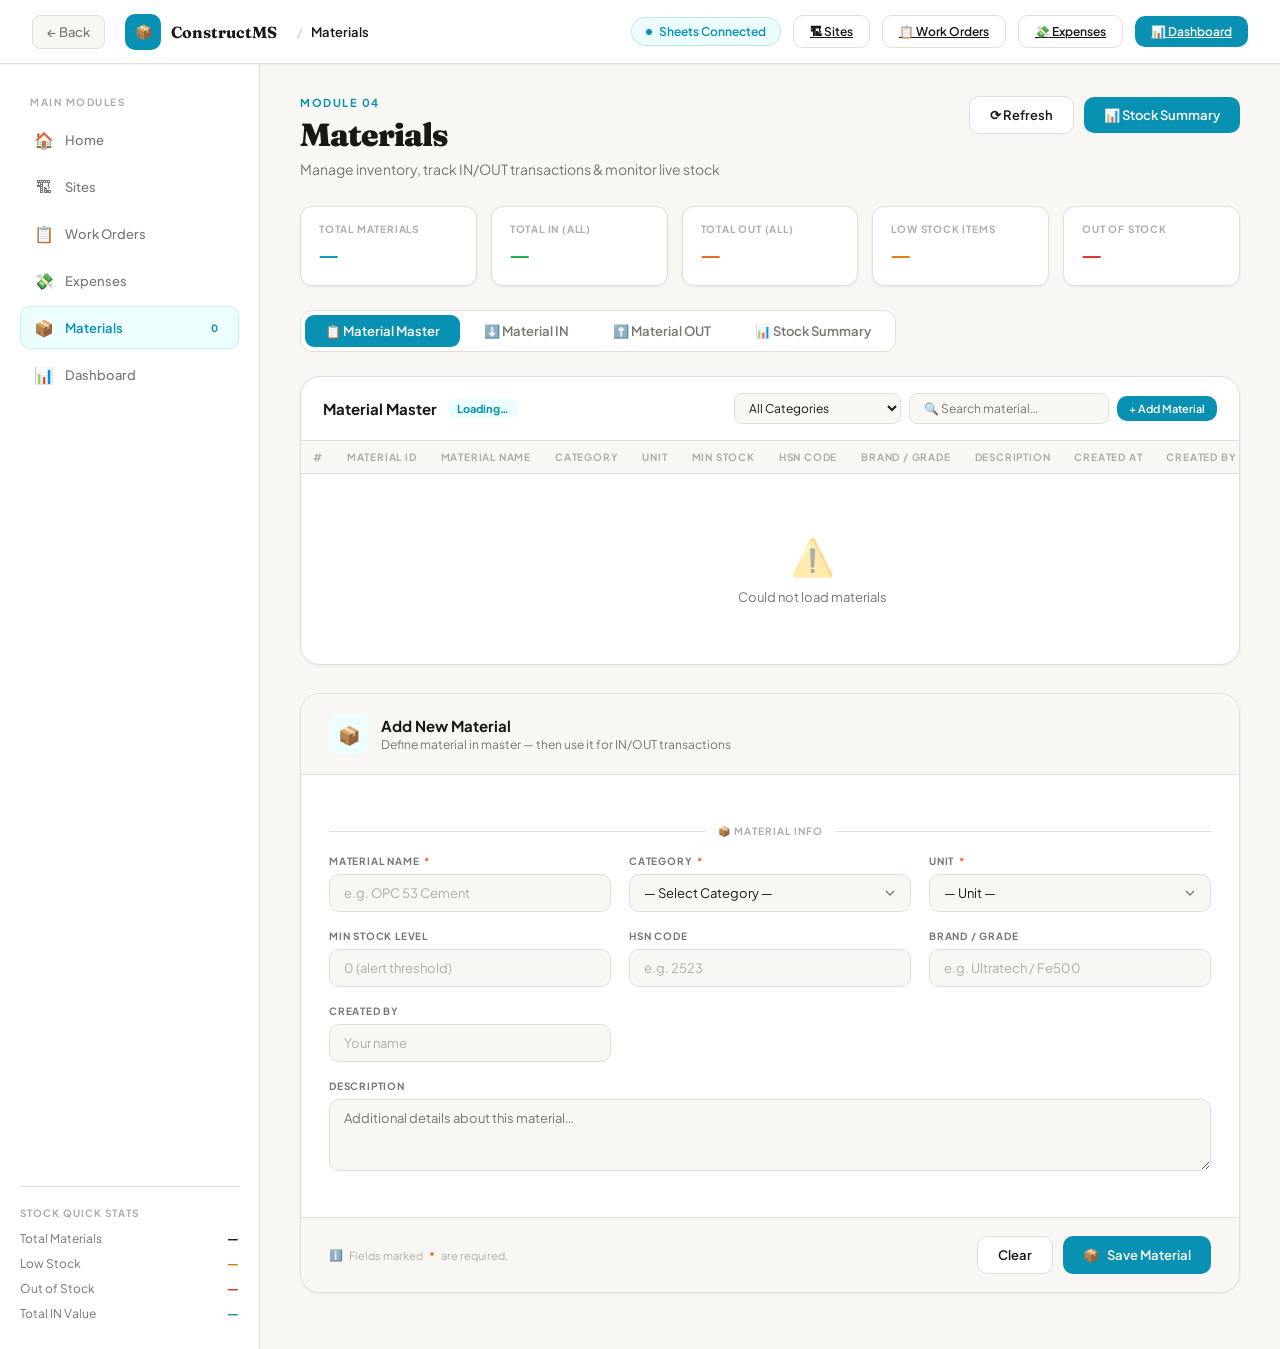
<file: Material.html>
<!DOCTYPE html>
<html lang="en">
<head>
<meta charset="UTF-8"/>
<meta name="viewport" content="width=device-width, initial-scale=1.0"/>
<title>Materials — ConstructMS</title>
<link href="https://fonts.googleapis.com/css2?family=Plus+Jakarta+Sans:wght@300;400;500;600;700;800&family=Fraunces:ital,wght@0,700;0,900;1,700&display=swap" rel="stylesheet"/>
<style>
  :root {
    --white: #ffffff;
    --off-white: #f8f7f4;
    --surface: #f0eeea;
    --border: #e2dfd8;
    --text: #1a1814;
    --text-muted: #7a7670;
    --text-light: #b0ada8;
    --accent: #e85d26;
    --accent-light: #ff7a45;
    --accent-bg: #fff3ee;
    --blue: #2563eb;
    --blue-bg: #eff6ff;
    --green: #16a34a;
    --green-bg: #f0fdf4;
    --amber: #d97706;
    --amber-bg: #fffbeb;
    --purple: #7c3aed;
    --purple-bg: #f5f3ff;
    --red: #dc2626;
    --red-bg: #fef2f2;
    --teal: #0891b2;
    --teal-bg: #ecfeff;
    --shadow-sm: 0 1px 3px rgba(0,0,0,0.06);
    --shadow: 0 4px 16px rgba(0,0,0,0.08);
    --shadow-lg: 0 20px 60px rgba(0,0,0,0.10);
    --radius: 12px;
    --radius-lg: 20px;
  }
  * { box-sizing: border-box; margin: 0; padding: 0; }
  body { font-family: 'Plus Jakarta Sans', sans-serif; background: var(--off-white); color: var(--text); min-height: 100vh; }

  /* ── TOPBAR ── */
  .topbar {
    background: var(--white); border-bottom: 1px solid var(--border);
    padding: 0 32px; height: 64px;
    display: flex; align-items: center; justify-content: space-between;
    position: sticky; top: 0; z-index: 100; box-shadow: var(--shadow-sm);
  }
  .topbar-left { display: flex; align-items: center; gap: 20px; }
  .back-btn {
    display: flex; align-items: center; gap: 8px; padding: 8px 14px;
    background: var(--off-white); border: 1px solid var(--border); border-radius: 8px;
    cursor: pointer; font-size: 13px; font-weight: 500; color: var(--text-muted);
    text-decoration: none; transition: all 0.15s;
  }
  .back-btn:hover { border-color: var(--teal); color: var(--teal); }
  .topbar-brand { display: flex; align-items: center; gap: 10px; }
  .brand-icon {
    width: 36px; height: 36px; background: var(--teal); border-radius: 10px;
    display: flex; align-items: center; justify-content: center;
    font-family: 'Fraunces', serif; font-weight: 900; font-size: 14px; color: white;
  }
  .brand-name { font-family: 'Fraunces', serif; font-weight: 700; font-size: 16px; }
  .page-breadcrumb { display: flex; align-items: center; gap: 8px; font-size: 13px; color: var(--text-muted); }
  .breadcrumb-sep { opacity: 0.4; }
  .breadcrumb-current { color: var(--text); font-weight: 600; }
  .topbar-right { display: flex; align-items: center; gap: 12px; }
  .sync-pill {
    display: flex; align-items: center; gap: 7px; background: var(--teal-bg);
    border: 1px solid rgba(8,145,178,0.2); color: var(--teal);
    padding: 6px 14px; border-radius: 100px; font-size: 12px; font-weight: 600;
  }
  .sync-dot { width: 6px; height: 6px; background: var(--teal); border-radius: 50%; animation: pulse 2s infinite; }
  @keyframes pulse { 0%,100%{opacity:1} 50%{opacity:0.3} }

  /* ── LAYOUT ── */
  .body-wrap { display: grid; grid-template-columns: 260px 1fr; min-height: calc(100vh - 64px); }

  /* ── SIDEBAR ── */
  .sidebar {
    background: var(--white); border-right: 1px solid var(--border);
    padding: 28px 20px; display: flex; flex-direction: column; gap: 4px;
  }
  .sidebar-section { font-size: 10px; font-weight: 700; color: var(--text-light); letter-spacing: 1.5px; text-transform: uppercase; padding: 14px 10px 6px; }
  .sidebar-section:first-child { padding-top: 4px; }
  .nav-item {
    display: flex; align-items: center; gap: 10px; padding: 10px 12px; border-radius: 10px;
    cursor: pointer; text-decoration: none; font-size: 13px; font-weight: 500;
    color: var(--text-muted); transition: all 0.15s; border: 1px solid transparent;
  }
  .nav-item:hover { background: var(--off-white); color: var(--text); }
  .nav-item.active { background: var(--teal-bg); color: var(--teal); border-color: rgba(8,145,178,0.15); font-weight: 600; }
  .nav-item-icon { font-size: 16px; width: 22px; text-align: center; }
  .nav-badge { margin-left: auto; border-radius: 100px; padding: 2px 8px; font-size: 10px; font-weight: 700; }
  .nav-badge.teal   { background: var(--teal-bg);  color: var(--teal); }
  .nav-badge.amber  { background: var(--amber-bg); color: var(--amber); }
  .nav-badge.red    { background: var(--red-bg);   color: var(--red); }

  /* ── MAIN ── */
  .main-content { padding: 32px 40px; overflow-y: auto; }
  .page-header { display: flex; align-items: flex-start; justify-content: space-between; margin-bottom: 28px; }
  .page-eyebrow { font-size: 11px; font-weight: 700; color: var(--teal); letter-spacing: 1.5px; text-transform: uppercase; margin-bottom: 6px; }
  .page-title { font-family: 'Fraunces', serif; font-size: 32px; font-weight: 900; letter-spacing: -1px; margin-bottom: 6px; }
  .page-desc { font-size: 14px; color: var(--text-muted); }
  .page-actions { display: flex; gap: 10px; align-items: center; }

  /* ── TABS ── */
  .tabs-bar {
    display: flex; gap: 4px; background: var(--white);
    border: 1px solid var(--border); border-radius: 12px;
    padding: 4px; margin-bottom: 24px; width: fit-content;
  }
  .tab-btn {
    padding: 8px 20px; border-radius: 9px; font-size: 13px; font-weight: 600;
    cursor: pointer; border: none; background: transparent; color: var(--text-muted);
    font-family: 'Plus Jakarta Sans', sans-serif; transition: all 0.15s;
  }
  .tab-btn.active { background: var(--teal); color: white; }
  .tab-btn:hover:not(.active) { background: var(--off-white); color: var(--text); }

  /* ── BUTTONS ── */
  .btn {
    display: inline-flex; align-items: center; gap: 8px; padding: 10px 20px;
    border-radius: 10px; font-size: 13px; font-weight: 600; cursor: pointer; border: none;
    font-family: 'Plus Jakarta Sans', sans-serif; transition: all 0.15s;
  }
  .btn-primary { background: var(--teal); color: white; }
  .btn-primary:hover { background: #0e7490; box-shadow: 0 6px 20px rgba(8,145,178,0.3); transform: translateY(-1px); }
  .btn-green { background: var(--green); color: white; }
  .btn-green:hover { background: #15803d; box-shadow: 0 6px 20px rgba(22,163,74,0.3); transform: translateY(-1px); }
  .btn-orange { background: var(--accent); color: white; }
  .btn-orange:hover { background: #c2410c; box-shadow: 0 6px 20px rgba(232,93,38,0.3); transform: translateY(-1px); }
  .btn-ghost { background: var(--white); color: var(--text); border: 1.5px solid var(--border); }
  .btn-ghost:hover { border-color: var(--teal); color: var(--teal); }
  .btn-sm { padding: 6px 12px; font-size: 11px; }

  /* ── SUMMARY STRIP ── */
  .summary-strip { display: grid; grid-template-columns: repeat(5, 1fr); gap: 14px; margin-bottom: 24px; }
  .sum-card {
    background: var(--white); border: 1px solid var(--border); border-radius: var(--radius);
    padding: 16px 18px; box-shadow: var(--shadow-sm);
  }
  .sum-label { font-size: 10px; font-weight: 700; color: var(--text-light); text-transform: uppercase; letter-spacing: 0.8px; margin-bottom: 6px; }
  .sum-val { font-family: 'Fraunces', serif; font-size: 22px; font-weight: 900; letter-spacing: -0.5px; }
  .sum-val.teal   { color: var(--teal); }
  .sum-val.green  { color: var(--green); }
  .sum-val.orange { color: var(--accent); }
  .sum-val.amber  { color: var(--amber); }
  .sum-val.red    { color: var(--red); }
  .sum-val.blue   { color: var(--blue); }

  /* ── TABLE ── */
  .table-card {
    background: var(--white); border: 1px solid var(--border);
    border-radius: var(--radius-lg); overflow: hidden; box-shadow: var(--shadow-sm); margin-bottom: 28px;
  }
  .table-header {
    padding: 16px 22px; border-bottom: 1px solid var(--border);
    display: flex; align-items: center; justify-content: space-between; gap: 12px; flex-wrap: wrap;
  }
  .table-title { font-size: 15px; font-weight: 700; }
  .table-count { background: var(--teal-bg); color: var(--teal); border-radius: 100px; padding: 3px 10px; font-size: 11px; font-weight: 700; }
  .table-scroll { overflow-x: auto; }
  table { width: 100%; border-collapse: collapse; }
  thead th {
    padding: 10px 12px; text-align: left;
    font-size: 10px; font-weight: 700; color: var(--text-light);
    letter-spacing: 0.8px; text-transform: uppercase;
    background: var(--off-white); border-bottom: 1px solid var(--border); white-space: nowrap;
  }
  tbody td {
    padding: 11px 12px; font-size: 12px; color: var(--text);
    border-bottom: 1px solid var(--border); vertical-align: middle; white-space: nowrap;
  }
  tbody tr:last-child td { border-bottom: none; }
  tbody tr:hover td { background: var(--off-white); }

  /* ── TAGS ── */
  .tag { display: inline-flex; align-items: center; padding: 3px 9px; border-radius: 100px; font-size: 10px; font-weight: 700; white-space: nowrap; }
  .tag.green  { background: var(--green-bg);  color: var(--green); }
  .tag.amber  { background: var(--amber-bg);  color: var(--amber); }
  .tag.blue   { background: var(--blue-bg);   color: var(--blue); }
  .tag.red    { background: var(--red-bg);    color: var(--red); }
  .tag.orange { background: var(--accent-bg); color: var(--accent); }
  .tag.purple { background: var(--purple-bg); color: var(--purple); }
  .tag.teal   { background: var(--teal-bg);   color: var(--teal); }

  /* ── STOCK STATUS TAGS ── */
  .stock-ok      { background: var(--green-bg);  color: var(--green);  padding: 3px 9px; border-radius: 100px; font-size: 10px; font-weight: 700; }
  .stock-low     { background: var(--amber-bg);  color: var(--amber);  padding: 3px 9px; border-radius: 100px; font-size: 10px; font-weight: 700; }
  .stock-out     { background: var(--red-bg);    color: var(--red);    padding: 3px 9px; border-radius: 100px; font-size: 10px; font-weight: 700; }

  /* ── FILTER BAR ── */
  .filter-bar { display: flex; align-items: center; gap: 8px; }
  .filter-select {
    padding: 6px 10px; background: var(--off-white); border: 1px solid var(--border);
    border-radius: 8px; font-size: 12px; font-family: inherit; outline: none; color: var(--text); cursor: pointer;
  }
  .filter-select:focus { border-color: var(--teal); }

  /* ── FORMS ── */
  .form-card {
    background: var(--white); border: 1px solid var(--border);
    border-radius: var(--radius-lg); overflow: hidden; margin-bottom: 24px; box-shadow: var(--shadow-sm);
  }
  .form-card-header {
    padding: 20px 28px; border-bottom: 1px solid var(--border);
    display: flex; align-items: center; gap: 12px; background: var(--off-white);
  }
  .card-header-icon { width: 40px; height: 40px; border-radius: 10px; display: flex; align-items: center; justify-content: center; font-size: 18px; }
  .card-header-icon.teal   { background: var(--teal-bg); }
  .card-header-icon.green  { background: var(--green-bg); }
  .card-header-icon.orange { background: var(--accent-bg); }
  .card-header-title { font-size: 15px; font-weight: 700; margin-bottom: 2px; }
  .card-header-sub { font-size: 12px; color: var(--text-muted); }
  .form-body { padding: 28px; }

  .fields-grid { display: grid; grid-template-columns: 1fr 1fr; gap: 18px; margin-bottom: 18px; }
  .fields-grid.cols3 { grid-template-columns: 1fr 1fr 1fr; }
  .fields-grid.cols4 { grid-template-columns: 1fr 1fr 1fr 1fr; }
  .field { display: flex; flex-direction: column; gap: 7px; }
  .field.full { grid-column: 1 / -1; }
  .field-label { font-size: 10px; font-weight: 700; color: var(--text-muted); letter-spacing: 0.8px; text-transform: uppercase; }
  .field-label .req { color: var(--accent); margin-left: 2px; }

  .input-wrap { position: relative; }
  .field-input, .field-select, .field-textarea {
    width: 100%; padding: 10px 14px;
    background: var(--off-white); border: 1.5px solid var(--border);
    border-radius: 10px; font-family: 'Plus Jakarta Sans', sans-serif;
    font-size: 13px; color: var(--text); outline: none; transition: all 0.2s; appearance: none;
  }
  .field-input::placeholder { color: var(--text-light); }
  .field-input:focus, .field-select:focus, .field-textarea:focus {
    border-color: var(--teal); background: var(--white);
    box-shadow: 0 0 0 4px rgba(8,145,178,0.08);
  }
  .field-textarea { resize: vertical; min-height: 72px; }
  .field-select {
    background-image: url("data:image/svg+xml,%3Csvg xmlns='http://www.w3.org/2000/svg' width='16' height='16' viewBox='0 0 24 24' fill='none' stroke='%237a7670' stroke-width='2'%3E%3Cpath d='M6 9l6 6 6-6'/%3E%3C/svg%3E");
    background-repeat: no-repeat; background-position: right 12px center; padding-right: 36px;
  }

  .field-auto {
    width: 100%; padding: 10px 14px;
    background: var(--teal-bg); border: 1.5px solid rgba(8,145,178,0.25);
    border-radius: 10px; font-size: 12px; color: var(--teal); font-weight: 700;
    cursor: default; user-select: all; letter-spacing: 0.3px; min-height: 40px;
    display: flex; align-items: center;
  }
  .auto-badge {
    display: inline-flex; align-items: center; gap: 4px; padding: 2px 7px;
    background: var(--teal-bg); color: var(--teal); border-radius: 100px;
    font-size: 9px; font-weight: 700; letter-spacing: 0.5px; text-transform: uppercase;
    margin-left: 6px; vertical-align: middle;
  }

  .section-divider { display: flex; align-items: center; gap: 12px; margin: 22px 0 18px; }
  .sd-line { flex: 1; height: 1px; background: var(--border); }
  .sd-label { font-size: 10px; font-weight: 700; color: var(--text-light); letter-spacing: 1px; text-transform: uppercase; white-space: nowrap; }

  .form-footer {
    padding: 18px 28px; border-top: 1px solid var(--border); background: var(--off-white);
    display: flex; align-items: center; justify-content: space-between; gap: 12px;
  }
  .footer-hint { font-size: 11px; color: var(--text-light); display: flex; align-items: center; gap: 6px; }

  /* ── LEDGER ── */
  .ledger-row-in  td { background: rgba(240,253,244,0.5); }
  .ledger-row-out td { background: rgba(254,242,242,0.5); }
  .ledger-balance { font-family: 'Fraunces', serif; font-weight: 700; font-size: 13px; }

  /* ── STOCK SUMMARY CARDS ── */
  .stock-grid { display: grid; grid-template-columns: repeat(auto-fill, minmax(240px, 1fr)); gap: 14px; margin-bottom: 28px; }
  .stock-card {
    background: var(--white); border: 1.5px solid var(--border); border-radius: var(--radius);
    padding: 18px; box-shadow: var(--shadow-sm); transition: all 0.15s; cursor: pointer;
  }
  .stock-card:hover { border-color: var(--teal); transform: translateY(-2px); box-shadow: var(--shadow); }
  .stock-card.low-stock  { border-color: var(--amber); }
  .stock-card.out-stock  { border-color: var(--red); }
  .sc-top { display: flex; justify-content: space-between; align-items: flex-start; margin-bottom: 12px; }
  .sc-name { font-weight: 700; font-size: 13px; line-height: 1.3; max-width: 160px; }
  .sc-cat  { font-size: 10px; color: var(--text-muted); margin-top: 2px; }
  .sc-stock { font-family: 'Fraunces', serif; font-size: 26px; font-weight: 900; }
  .sc-stock.ok  { color: var(--teal); }
  .sc-stock.low { color: var(--amber); }
  .sc-stock.out { color: var(--red); }
  .sc-meta { display: flex; justify-content: space-between; font-size: 11px; color: var(--text-muted); margin-top: 10px; padding-top: 10px; border-top: 1px solid var(--border); }
  .sc-bar { height: 4px; background: var(--border); border-radius: 100px; margin-top: 8px; overflow: hidden; }
  .sc-bar-fill { height: 100%; border-radius: 100px; transition: width 0.6s ease; }
  .sc-bar-fill.ok  { background: var(--teal); }
  .sc-bar-fill.low { background: var(--amber); }
  .sc-bar-fill.out { background: var(--red); }

  /* ── MODAL (Ledger) ── */
  .modal-overlay {
    position: fixed; inset: 0; background: rgba(26,24,20,0.5); z-index: 200;
    display: flex; align-items: center; justify-content: center; padding: 20px;
    opacity: 0; pointer-events: none; transition: opacity 0.2s;
  }
  .modal-overlay.show { opacity: 1; pointer-events: all; }
  .modal-box {
    background: var(--white); border-radius: var(--radius-lg); width: 100%; max-width: 960px;
    max-height: 85vh; overflow: hidden; display: flex; flex-direction: column;
    box-shadow: var(--shadow-lg); transform: translateY(20px); transition: transform 0.2s;
  }
  .modal-overlay.show .modal-box { transform: translateY(0); }
  .modal-header { padding: 20px 24px; border-bottom: 1px solid var(--border); display: flex; justify-content: space-between; align-items: center; }
  .modal-title { font-family: 'Fraunces', serif; font-size: 20px; font-weight: 900; }
  .modal-close { width: 32px; height: 32px; border-radius: 8px; border: 1px solid var(--border); background: var(--off-white); cursor: pointer; display: flex; align-items: center; justify-content: center; font-size: 14px; }
  .modal-close:hover { border-color: var(--red); color: var(--red); }
  .modal-body { padding: 20px 24px; overflow-y: auto; flex: 1; }
  .modal-meta { display: grid; grid-template-columns: repeat(4, 1fr); gap: 12px; margin-bottom: 20px; }
  .meta-pill { background: var(--off-white); border-radius: var(--radius); padding: 12px 14px; }
  .meta-pill-label { font-size: 10px; color: var(--text-muted); font-weight: 700; text-transform: uppercase; letter-spacing: 0.8px; margin-bottom: 4px; }
  .meta-pill-val { font-family: 'Fraunces', serif; font-size: 18px; font-weight: 900; }

  /* ── TOAST ── */
  .toast {
    position: fixed; bottom: 28px; right: 28px; padding: 14px 20px; border-radius: var(--radius);
    font-size: 13px; font-weight: 600; display: flex; align-items: center; gap: 10px;
    box-shadow: var(--shadow-lg); transform: translateY(80px); opacity: 0;
    transition: all 0.35s cubic-bezier(0.34,1.56,0.64,1); z-index: 999; min-width: 240px;
  }
  .toast.show { transform: translateY(0); opacity: 1; }
  .toast.success { background: var(--text); color: white; }
  .toast.error   { background: var(--red); color: white; }
  .toast.info    { background: var(--teal); color: white; }

  /* ── EMPTY / LOADING ── */
  .empty-state { text-align: center; padding: 48px 20px; }
  .empty-icon { font-size: 36px; margin-bottom: 10px; opacity: 0.4; }
  .empty-text { font-size: 13px; color: var(--text-muted); }

  /* ── ALERT BANNER ── */
  .alert-banner {
    background: var(--amber-bg); border: 1.5px solid var(--amber);
    border-radius: 12px; padding: 14px 18px; margin-bottom: 20px;
    display: flex; align-items: center; gap: 12px; font-size: 13px; font-weight: 600; color: #92400e;
  }

  /* ── ANIMATIONS ── */
  @keyframes fadeUp { from{opacity:0;transform:translateY(12px)} to{opacity:1;transform:translateY(0)} }
  .anim { opacity:0; animation: fadeUp 0.4s ease forwards; }
  .a1{animation-delay:.05s} .a2{animation-delay:.10s} .a3{animation-delay:.15s}
  .a4{animation-delay:.20s} .a5{animation-delay:.25s}

  /* ── PANEL VISIBILITY ── */
  .tab-panel { display: none; }
  .tab-panel.active { display: block; }

  .field-input:disabled, .field-select:disabled {
    opacity: 0.42; cursor: not-allowed;
    background: var(--border) !important; border-color: var(--border) !important;
  }
</style>
</head>
<body>

<!-- ══ TOPBAR ══ -->
<div class="topbar">
  <div class="topbar-left">
    <a href="index.html" class="back-btn">← Back</a>
    <div class="topbar-brand">
      <div class="brand-icon">📦</div>
      <div class="brand-name">ConstructMS</div>
    </div>
    <div class="page-breadcrumb">
      <span class="breadcrumb-sep">/</span>
      <span class="breadcrumb-current">Materials</span>
    </div>
  </div>
  <div class="topbar-right">
    <div class="sync-pill"><span class="sync-dot"></span>Sheets Connected</div>
    <a href="sites.html"     class="btn btn-ghost"   style="padding:8px 16px;font-size:12px;">🏗 Sites</a>
    <a href="workorder.html" class="btn btn-ghost"   style="padding:8px 16px;font-size:12px;">📋 Work Orders</a>
    <a href="expense.html"   class="btn btn-ghost"   style="padding:8px 16px;font-size:12px;">💸 Expenses</a>
    <a href="dashboard.html" class="btn btn-primary" style="padding:8px 16px;font-size:12px;">📊 Dashboard</a>
  </div>
</div>

<div class="body-wrap">
  <!-- ══ SIDEBAR ══ -->
  <aside class="sidebar">
    <div class="sidebar-section">Main Modules</div>
    <a href="index.html"      class="nav-item"><span class="nav-item-icon">🏠</span> Home</a>
    <a href="sites.html"      class="nav-item"><span class="nav-item-icon">🏗</span> Sites</a>
    <a href="workorder.html"  class="nav-item"><span class="nav-item-icon">📋</span> Work Orders</a>
    <a href="expense.html"    class="nav-item"><span class="nav-item-icon">💸</span> Expenses</a>
    <a href="material.html"   class="nav-item active"><span class="nav-item-icon">📦</span> Materials <span class="nav-badge teal" id="mat-nav-count">0</span></a>
    <a href="dashboard.html"  class="nav-item"><span class="nav-item-icon">📊</span> Dashboard</a>

    <div style="margin-top:auto;padding-top:20px;border-top:1px solid var(--border);">
      <div style="font-size:10px;font-weight:700;color:var(--text-light);letter-spacing:1px;text-transform:uppercase;margin-bottom:12px;">Stock Quick Stats</div>
      <div style="display:flex;flex-direction:column;gap:10px;">
        <div style="display:flex;justify-content:space-between;font-size:12px;"><span style="color:var(--text-muted);">Total Materials</span><span style="font-weight:700;" id="qs-total">—</span></div>
        <div style="display:flex;justify-content:space-between;font-size:12px;"><span style="color:var(--text-muted);">Low Stock</span><span style="font-weight:700;color:var(--amber);" id="qs-low">—</span></div>
        <div style="display:flex;justify-content:space-between;font-size:12px;"><span style="color:var(--text-muted);">Out of Stock</span><span style="font-weight:700;color:var(--red);" id="qs-out">—</span></div>
        <div style="display:flex;justify-content:space-between;font-size:12px;"><span style="color:var(--text-muted);">Total IN Value</span><span style="font-weight:700;color:var(--teal);" id="qs-value">—</span></div>
      </div>
    </div>
  </aside>

  <!-- ══ MAIN ══ -->
  <main class="main-content">

    <div class="page-header anim a1">
      <div>
        <div class="page-eyebrow">Module 04</div>
        <h1 class="page-title">Materials</h1>
        <p class="page-desc">Manage inventory, track IN/OUT transactions & monitor live stock</p>
      </div>
      <div class="page-actions">
        <button class="btn btn-ghost" onclick="refreshAll()">⟳ Refresh</button>
        <button class="btn btn-primary" onclick="switchTab('stock')">📊 Stock Summary</button>
      </div>
    </div>

    <!-- ── LOW STOCK ALERT BANNER ── -->
    <div id="alert-banner" class="alert-banner" style="display:none;">
      ⚠️ <span id="alert-text">Checking stock levels…</span>
    </div>

    <!-- ── SUMMARY STRIP ── -->
    <div class="summary-strip anim a2">
      <div class="sum-card"><div class="sum-label">Total Materials</div><div class="sum-val teal"  id="sum-total-mats">—</div></div>
      <div class="sum-card"><div class="sum-label">Total IN (All)</div><div class="sum-val green" id="sum-total-in">—</div></div>
      <div class="sum-card"><div class="sum-label">Total OUT (All)</div><div class="sum-val orange" id="sum-total-out">—</div></div>
      <div class="sum-card"><div class="sum-label">Low Stock Items</div><div class="sum-val amber" id="sum-low-stock">—</div></div>
      <div class="sum-card"><div class="sum-label">Out of Stock</div><div class="sum-val red"   id="sum-out-stock">—</div></div>
    </div>

    <!-- ── TABS ── -->
    <div class="tabs-bar anim a3">
      <button class="tab-btn active" id="tab-master"  onclick="switchTab('master')">📋 Material Master</button>
      <button class="tab-btn"        id="tab-in"      onclick="switchTab('in')">⬇️ Material IN</button>
      <button class="tab-btn"        id="tab-out"     onclick="switchTab('out')">⬆️ Material OUT</button>
      <button class="tab-btn"        id="tab-stock"   onclick="switchTab('stock')">📊 Stock Summary</button>
    </div>

    <!-- ══════════════════════════════════════════════════════ -->
    <!--  TAB 1: MATERIAL MASTER                               -->
    <!-- ══════════════════════════════════════════════════════ -->
    <div id="panel-master" class="tab-panel active">

      <!-- Master Table -->
      <div class="table-card anim a3">
        <div class="table-header">
          <div style="display:flex;align-items:center;gap:10px;">
            <span class="table-title">Material Master</span>
            <span class="table-count" id="master-count-badge">Loading…</span>
          </div>
          <div class="filter-bar">
            <select class="filter-select" id="filter-master-cat" onchange="applyMasterFilter()">
              <option value="">All Categories</option>
            </select>
            <input id="master-search" type="text" placeholder="🔍 Search material…"
              style="padding:7px 14px;background:var(--off-white);border:1px solid var(--border);border-radius:8px;font-size:12px;font-family:inherit;outline:none;width:200px;"
              oninput="applyMasterFilter()"
              onfocus="this.style.borderColor='var(--teal)'" onblur="this.style.borderColor='var(--border)'"/>
            <button class="btn btn-primary btn-sm" onclick="scrollToMasterForm()">+ Add Material</button>
          </div>
        </div>
        <div class="table-scroll">
          <table style="min-width:1000px;">
            <thead>
              <tr>
                <th>#</th><th>Material ID</th><th>Material Name</th><th>Category</th>
                <th>Unit</th><th>Min Stock</th><th>HSN Code</th><th>Brand / Grade</th>
                <th>Description</th><th>Created At</th><th>Created By</th><th>Actions</th>
              </tr>
            </thead>
            <tbody id="master-tbody">
              <tr><td colspan="12"><div class="empty-state"><div class="empty-icon">📦</div><div class="empty-text">Loading materials…</div></div></td></tr>
            </tbody>
          </table>
        </div>
      </div>

      <!-- Add Material Form -->
      <div id="add-master-form" class="form-card anim a4">
        <div class="form-card-header">
          <div class="card-header-icon teal">📦</div>
          <div>
            <div class="card-header-title" id="master-form-title">Add New Material</div>
            <div class="card-header-sub">Define material in master — then use it for IN/OUT transactions</div>
          </div>
        </div>
        <input type="hidden" id="mat-id-hidden"/>
        <div class="form-body">
          <div class="section-divider"><div class="sd-line"></div><div class="sd-label">📦 Material Info</div><div class="sd-line"></div></div>
          <div class="fields-grid cols3">
            <div class="field">
              <label class="field-label">Material Name <span class="req">*</span></label>
              <input class="field-input" id="mat-name" type="text" placeholder="e.g. OPC 53 Cement"/>
            </div>
            <div class="field">
              <label class="field-label">Category <span class="req">*</span></label>
              <select class="field-select" id="mat-category">
                <option value="">— Select Category —</option>
              </select>
            </div>
            <div class="field">
              <label class="field-label">Unit <span class="req">*</span></label>
              <select class="field-select" id="mat-unit">
                <option value="">— Select Unit —</option>
              </select>
            </div>
            <div class="field">
              <label class="field-label">Min Stock Level</label>
              <input class="field-input" id="mat-min-stock" type="number" min="0" placeholder="0 (alert threshold)"/>
            </div>
            <div class="field">
              <label class="field-label">HSN Code</label>
              <input class="field-input" id="mat-hsn" type="text" placeholder="e.g. 2523"/>
            </div>
            <div class="field">
              <label class="field-label">Brand / Grade</label>
              <input class="field-input" id="mat-brand" type="text" placeholder="e.g. Ultratech / Fe500"/>
            </div>
            <div class="field">
              <label class="field-label">Created By</label>
              <input class="field-input" id="mat-created-by" type="text" placeholder="Your name"/>
            </div>
            <div class="field full">
              <label class="field-label">Description</label>
              <textarea class="field-textarea" id="mat-description" placeholder="Additional details about this material…"></textarea>
            </div>
          </div>
        </div>
        <div class="form-footer">
          <div class="footer-hint"><span>ℹ️</span> Fields marked <span style="color:var(--accent);font-weight:700;">*</span> are required.</div>
          <div style="display:flex;gap:10px;">
            <button class="btn btn-ghost" onclick="clearMasterForm()">Clear</button>
            <button class="btn btn-primary" onclick="submitMaterial()">
              <span id="mat-submit-icon">📦</span>
              <span id="mat-submit-text">Save Material</span>
            </button>
          </div>
        </div>
      </div>
    </div>

    <!-- ══════════════════════════════════════════════════════ -->
    <!--  TAB 2: MATERIAL IN                                   -->
    <!-- ══════════════════════════════════════════════════════ -->
    <div id="panel-in" class="tab-panel">

      <!-- IN Table -->
      <div class="table-card">
        <div class="table-header">
          <div style="display:flex;align-items:center;gap:10px;">
            <span class="table-title">Material IN — Inward Transactions</span>
            <span class="table-count" id="in-count-badge">Loading…</span>
          </div>
          <div class="filter-bar">
            <select class="filter-select" id="filter-in-site" onchange="applyINFilter()"><option value="">All Sites</option></select>
            <select class="filter-select" id="filter-in-status" onchange="applyINFilter()">
              <option value="">All Statuses</option>
              <option>Received</option><option>Partial</option><option>Rejected</option><option>Pending</option>
            </select>
            <input id="in-search" type="text" placeholder="🔍 Search…"
              style="padding:7px 14px;background:var(--off-white);border:1px solid var(--border);border-radius:8px;font-size:12px;font-family:inherit;outline:none;width:180px;"
              oninput="applyINFilter()"
              onfocus="this.style.borderColor='var(--teal)'" onblur="this.style.borderColor='var(--border)'"/>
            <button class="btn btn-green btn-sm" onclick="scrollToINForm()">+ Add IN</button>
          </div>
        </div>
        <div class="table-scroll">
          <table style="min-width:1800px;">
            <thead>
              <tr>
                <th>#</th><th>Txn ID</th><th>Material ID</th><th>Material Name</th><th>Category</th><th>Unit</th>
                <th>Site ID</th><th>Site Name</th><th>Date</th><th>Qty IN</th>
                <th>Rate (₹)</th><th>Amount (₹)</th><th>Tax (₹)</th><th>Total (₹)</th>
                <th>Vendor ID</th><th>Vendor Name</th><th>Bill No</th><th>Invoice No</th>
                <th>Work Order ID</th><th>Status</th><th>Remarks</th><th>Received By</th>
                <th>Created At</th><th>Created By</th>
              </tr>
            </thead>
            <tbody id="in-tbody">
              <tr><td colspan="24"><div class="empty-state"><div class="empty-icon">⬇️</div><div class="empty-text">Loading Material IN records…</div></div></td></tr>
            </tbody>
          </table>
        </div>
      </div>

      <!-- Add IN Form -->
      <div id="add-in-form" class="form-card">
        <div class="form-card-header">
          <div class="card-header-icon green">⬇️</div>
          <div>
            <div class="card-header-title">Add Material IN — Inward / Purchase Receipt</div>
            <div class="card-header-sub">Record material received at site — stock will auto-increase</div>
          </div>
        </div>
        <div class="form-body">

          <div class="section-divider"><div class="sd-line"></div><div class="sd-label">📦 Material & Site</div><div class="sd-line"></div></div>
          <div class="fields-grid cols4">
            <div class="field">
              <label class="field-label">Material <span class="req">*</span></label>
              <select class="field-select" id="in-material" onchange="onINMaterialSelect()">
                <option value="">— Select Material —</option>
              </select>
            </div>
            <div class="field">
              <label class="field-label">Material ID <span class="auto-badge">⚡ Auto</span></label>
              <div class="field-auto" id="in-mat-id-display">—</div>
              <input type="hidden" id="in-mat-id-hidden"/>
            </div>
            <div class="field">
              <label class="field-label">Site Name <span class="req">*</span></label>
              <select class="field-select" id="in-site-name" onchange="onINSiteSelect()">
                <option value="">— Select Site —</option>
              </select>
            </div>
            <div class="field">
              <label class="field-label">Site ID <span class="auto-badge">⚡ Auto</span></label>
              <div class="field-auto" id="in-site-id-display">—</div>
              <input type="hidden" id="in-site-id-hidden"/>
            </div>
          </div>

          <div class="fields-grid cols4">
            <div class="field">
              <label class="field-label">Date <span class="req">*</span></label>
              <input class="field-input" id="in-date" type="date"/>
            </div>
            <div class="field">
              <label class="field-label">Unit</label>
              <select class="field-select" id="in-unit"></select>
            </div>
            <div class="field">
              <label class="field-label">IN Status</label>
              <select class="field-select" id="in-status">
                <option>Received</option><option>Partial</option><option>Rejected</option><option>Pending</option>
              </select>
            </div>
            <div class="field">
              <label class="field-label">Work Order ID</label>
              <input class="field-input" id="in-wo-id" type="text" placeholder="Optional"/>
            </div>
          </div>

          <div class="section-divider"><div class="sd-line"></div><div class="sd-label">💰 Quantity & Amount</div><div class="sd-line"></div></div>
          <div class="fields-grid cols4">
            <div class="field">
              <label class="field-label">Qty IN <span class="req">*</span></label>
              <input class="field-input" id="in-qty" type="number" min="0.01" step="0.01" placeholder="0" oninput="recalcIN()"/>
            </div>
            <div class="field">
              <label class="field-label">Rate (₹)</label>
              <input class="field-input" id="in-rate" type="number" min="0" step="0.01" placeholder="0" oninput="recalcIN()"/>
            </div>
            <div class="field">
              <label class="field-label">Amount (₹)</label>
              <input class="field-input" id="in-amount" type="number" min="0" step="0.01" placeholder="Auto-calculated" oninput="recalcINTotal()"/>
            </div>
            <div class="field">
              <label class="field-label">Tax Amount (₹)</label>
              <input class="field-input" id="in-tax" type="number" min="0" step="0.01" placeholder="0" oninput="recalcINTotal()"/>
            </div>
          </div>
          <div style="background:var(--green-bg);border:1.5px solid rgba(22,163,74,0.25);border-radius:12px;padding:14px 20px;display:flex;align-items:center;justify-content:space-between;margin-bottom:18px;">
            <div><div style="font-size:12px;font-weight:600;color:var(--text-muted);">Total Amount</div><div style="font-size:11px;color:var(--text-muted);margin-top:2px;">Amount + Tax</div></div>
            <div style="font-family:'Fraunces',serif;font-size:26px;font-weight:900;color:var(--green);" id="in-total-display">₹0</div>
          </div>

          <div class="section-divider"><div class="sd-line"></div><div class="sd-label">🏪 Vendor & Bill</div><div class="sd-line"></div></div>
          <div class="fields-grid cols4">
            <div class="field">
              <label class="field-label">Vendor ID</label>
              <input class="field-input" id="in-vendor-id" type="text" placeholder="Vendor ID"/>
            </div>
            <div class="field">
              <label class="field-label">Vendor Name</label>
              <input class="field-input" id="in-vendor-name" type="text" placeholder="Vendor / Supplier name"/>
            </div>
            <div class="field">
              <label class="field-label">Bill No</label>
              <input class="field-input" id="in-bill-no" type="text" placeholder="Supplier bill number"/>
            </div>
            <div class="field">
              <label class="field-label">Invoice No</label>
              <input class="field-input" id="in-invoice-no" type="text" placeholder="Invoice reference"/>
            </div>
          </div>

          <div class="fields-grid cols3">
            <div class="field">
              <label class="field-label">Received By</label>
              <input class="field-input" id="in-received-by" type="text" placeholder="Site in-charge name"/>
            </div>
            <div class="field">
              <label class="field-label">Created By</label>
              <input class="field-input" id="in-created-by" type="text" placeholder="Your name"/>
            </div>
            <div class="field">
              <label class="field-label">Remarks</label>
              <input class="field-input" id="in-remarks" type="text" placeholder="Optional notes"/>
            </div>
          </div>
        </div>
        <div class="form-footer">
          <div class="footer-hint"><span>ℹ️</span> Stock will increase automatically after saving.</div>
          <div style="display:flex;gap:10px;">
            <button class="btn btn-ghost" onclick="clearINForm()">Clear</button>
            <button class="btn btn-green" onclick="submitMaterialIN()">
              <span id="in-submit-icon">⬇️</span>
              <span id="in-submit-text">Save Material IN</span>
            </button>
          </div>
        </div>
      </div>
    </div>

    <!-- ══════════════════════════════════════════════════════ -->
    <!--  TAB 3: MATERIAL OUT                                  -->
    <!-- ══════════════════════════════════════════════════════ -->
    <div id="panel-out" class="tab-panel">

      <!-- OUT Table -->
      <div class="table-card">
        <div class="table-header">
          <div style="display:flex;align-items:center;gap:10px;">
            <span class="table-title">Material OUT — Issue / Consumption</span>
            <span class="table-count" id="out-count-badge">Loading…</span>
          </div>
          <div class="filter-bar">
            <select class="filter-select" id="filter-out-site" onchange="applyOUTFilter()"><option value="">All Sites</option></select>
            <select class="filter-select" id="filter-out-status" onchange="applyOUTFilter()">
              <option value="">All Statuses</option>
              <option>Issued</option><option>Returned</option><option>Wasted</option><option>Transferred</option>
            </select>
            <input id="out-search" type="text" placeholder="🔍 Search…"
              style="padding:7px 14px;background:var(--off-white);border:1px solid var(--border);border-radius:8px;font-size:12px;font-family:inherit;outline:none;width:180px;"
              oninput="applyOUTFilter()"
              onfocus="this.style.borderColor='var(--teal)'" onblur="this.style.borderColor='var(--border)'"/>
            <button class="btn btn-orange btn-sm" onclick="scrollToOUTForm()">+ Add OUT</button>
          </div>
        </div>
        <div class="table-scroll">
          <table style="min-width:1700px;">
            <thead>
              <tr>
                <th>#</th><th>Txn ID</th><th>Material ID</th><th>Material Name</th><th>Category</th><th>Unit</th>
                <th>Site ID</th><th>Site Name</th><th>Date</th><th>Qty OUT</th>
                <th>Rate (₹)</th><th>Amount (₹)</th><th>Purpose</th>
                <th>Work Order ID</th><th>Issued To</th><th>Status</th>
                <th>Remarks</th><th>Issued By</th><th>Created At</th><th>Created By</th>
              </tr>
            </thead>
            <tbody id="out-tbody">
              <tr><td colspan="20"><div class="empty-state"><div class="empty-icon">⬆️</div><div class="empty-text">Loading Material OUT records…</div></div></td></tr>
            </tbody>
          </table>
        </div>
      </div>

      <!-- Add OUT Form -->
      <div id="add-out-form" class="form-card">
        <div class="form-card-header">
          <div class="card-header-icon orange">⬆️</div>
          <div>
            <div class="card-header-title">Add Material OUT — Issue / Consumption</div>
            <div class="card-header-sub">Record material issued at site — stock will auto-decrease. Over-issuing is blocked.</div>
          </div>
        </div>
        <div class="form-body">

          <div class="section-divider"><div class="sd-line"></div><div class="sd-label">📦 Material & Site</div><div class="sd-line"></div></div>
          <div class="fields-grid cols4">
            <div class="field">
              <label class="field-label">Material <span class="req">*</span></label>
              <select class="field-select" id="out-material" onchange="onOUTMaterialSelect()">
                <option value="">— Select Material —</option>
              </select>
            </div>
            <div class="field">
              <label class="field-label">Material ID <span class="auto-badge">⚡ Auto</span></label>
              <div class="field-auto" id="out-mat-id-display">—</div>
              <input type="hidden" id="out-mat-id-hidden"/>
            </div>
            <div class="field">
              <label class="field-label">Site Name <span class="req">*</span></label>
              <select class="field-select" id="out-site-name" onchange="onOUTSiteSelect()">
                <option value="">— Select Site —</option>
              </select>
            </div>
            <div class="field">
              <label class="field-label">Site ID <span class="auto-badge">⚡ Auto</span></label>
              <div class="field-auto" id="out-site-id-display">—</div>
              <input type="hidden" id="out-site-id-hidden"/>
            </div>
          </div>

          <div class="fields-grid cols4">
            <div class="field">
              <label class="field-label">Date <span class="req">*</span></label>
              <input class="field-input" id="out-date" type="date"/>
            </div>
            <div class="field">
              <label class="field-label">Unit</label>
              <select class="field-select" id="out-unit"></select>
            </div>
            <div class="field">
              <label class="field-label">OUT Status</label>
              <select class="field-select" id="out-status">
                <option>Issued</option><option>Returned</option><option>Wasted</option><option>Transferred</option>
              </select>
            </div>
            <div class="field">
              <label class="field-label">Available Stock <span class="auto-badge">⚡ Live</span></label>
              <div class="field-auto" id="out-stock-display" style="color:var(--teal);">Select material + site</div>
            </div>
          </div>

          <div class="section-divider"><div class="sd-line"></div><div class="sd-label">💰 Quantity & Amount</div><div class="sd-line"></div></div>
          <div class="fields-grid cols3">
            <div class="field">
              <label class="field-label">Qty OUT <span class="req">*</span></label>
              <input class="field-input" id="out-qty" type="number" min="0.01" step="0.01" placeholder="0" oninput="recalcOUT()"/>
            </div>
            <div class="field">
              <label class="field-label">Rate (₹)</label>
              <input class="field-input" id="out-rate" type="number" min="0" step="0.01" placeholder="0" oninput="recalcOUT()"/>
            </div>
            <div class="field">
              <label class="field-label">Amount (₹)</label>
              <input class="field-input" id="out-amount" type="number" min="0" step="0.01" placeholder="Auto-calculated"/>
            </div>
          </div>

          <div class="section-divider"><div class="sd-line"></div><div class="sd-label">🔧 Usage Details</div><div class="sd-line"></div></div>
          <div class="fields-grid cols4">
            <div class="field">
              <label class="field-label">Purpose</label>
              <input class="field-input" id="out-purpose" type="text" placeholder="Work activity / usage purpose"/>
            </div>
            <div class="field">
              <label class="field-label">Work Order ID</label>
              <input class="field-input" id="out-wo-id" type="text" placeholder="Optional"/>
            </div>
            <div class="field">
              <label class="field-label">Issued To</label>
              <input class="field-input" id="out-issued-to" type="text" placeholder="Labour / sub-contractor name"/>
            </div>
            <div class="field">
              <label class="field-label">Issued By</label>
              <input class="field-input" id="out-issued-by" type="text" placeholder="Site engineer / store keeper"/>
            </div>
          </div>

          <div class="fields-grid" style="grid-template-columns:1fr 2fr;">
            <div class="field">
              <label class="field-label">Created By</label>
              <input class="field-input" id="out-created-by" type="text" placeholder="Your name"/>
            </div>
            <div class="field">
              <label class="field-label">Remarks</label>
              <input class="field-input" id="out-remarks" type="text" placeholder="Optional notes…"/>
            </div>
          </div>
        </div>
        <div class="form-footer">
          <div class="footer-hint"><span>⚠️</span> Over-issuing is blocked — cannot issue more than available stock.</div>
          <div style="display:flex;gap:10px;">
            <button class="btn btn-ghost" onclick="clearOUTForm()">Clear</button>
            <button class="btn btn-orange" onclick="submitMaterialOUT()">
              <span id="out-submit-icon">⬆️</span>
              <span id="out-submit-text">Save Material OUT</span>
            </button>
          </div>
        </div>
      </div>
    </div>

    <!-- ══════════════════════════════════════════════════════ -->
    <!--  TAB 4: STOCK SUMMARY                                 -->
    <!-- ══════════════════════════════════════════════════════ -->
    <div id="panel-stock" class="tab-panel">

      <div style="display:flex;align-items:center;justify-content:space-between;margin-bottom:16px;">
        <div style="display:flex;align-items:center;gap:10px;">
          <span style="font-size:15px;font-weight:700;">Live Stock Summary</span>
        </div>
        <div class="filter-bar">
          <select class="filter-select" id="filter-stock-site" onchange="applyStockFilter()"><option value="">All Sites</option></select>
          <select class="filter-select" id="filter-stock-status" onchange="applyStockFilter()">
            <option value="">All Stock Status</option>
            <option>OK</option><option>Low Stock</option><option>Out of Stock</option>
          </select>
          <input id="stock-search" type="text" placeholder="🔍 Search material…"
            style="padding:7px 14px;background:var(--off-white);border:1px solid var(--border);border-radius:8px;font-size:12px;font-family:inherit;outline:none;width:190px;"
            oninput="applyStockFilter()"
            onfocus="this.style.borderColor='var(--teal)'" onblur="this.style.borderColor='var(--border)'"/>
        </div>
      </div>

      <div id="stock-grid" class="stock-grid">
        <div style="grid-column:1/-1;text-align:center;padding:40px;color:var(--text-muted);">Loading stock summary…</div>
      </div>

      <!-- Stock Summary Table -->
      <div class="table-card" style="margin-top:4px;">
        <div class="table-header">
          <span class="table-title">Stock Summary Table</span>
          <button class="btn btn-ghost btn-sm" onclick="loadStockSummary()">⟳ Refresh</button>
        </div>
        <div class="table-scroll">
          <table style="min-width:900px;">
            <thead>
              <tr>
                <th>Material ID</th><th>Material Name</th><th>Category</th><th>Unit</th>
                <th>Total IN</th><th>Total OUT</th><th>Current Stock</th>
                <th>Min Level</th><th>Stock Status</th><th>Total Value (₹)</th><th>Actions</th>
              </tr>
            </thead>
            <tbody id="stock-tbody">
              <tr><td colspan="11"><div class="empty-state"><div class="empty-icon">📊</div><div class="empty-text">Loading…</div></div></td></tr>
            </tbody>
          </table>
        </div>
      </div>
    </div>

  </main>
</div>

<!-- ══ LEDGER MODAL ══ -->
<div class="modal-overlay" id="ledger-modal">
  <div class="modal-box">
    <div class="modal-header">
      <div>
        <div class="modal-title" id="ledger-title">Stock Ledger</div>
        <div style="font-size:12px;color:var(--text-muted);margin-top:3px;" id="ledger-subtitle">—</div>
      </div>
      <button class="modal-close" onclick="closeLedger()">✕</button>
    </div>
    <div class="modal-body">
      <div class="modal-meta" id="ledger-meta"></div>
      <div class="table-scroll">
        <table style="min-width:900px;">
          <thead>
            <tr>
              <th>Date</th><th>Txn ID</th><th>Type</th><th>Site</th>
              <th>Qty</th><th>Rate</th><th>Amount</th>
              <th>Vendor / Issued To</th><th>Purpose / Bill No</th>
              <th>Status</th><th>Balance</th>
            </tr>
          </thead>
          <tbody id="ledger-tbody"></tbody>
        </table>
      </div>
    </div>
  </div>
</div>

<div class="toast success" id="toast">
  <span id="toast-icon">✅</span>
  <span id="toast-msg">Saved!</span>
</div>

<script>
// ━━━━━━━━━━━━━━━━━━━━━━━━━━━━━━━━━━━━━━━━━━━━━━━━━━━━━━━━━━━
//  CONFIG
// ━━━━━━━━━━━━━━━━━━━━━━━━━━━━━━━━━━━━━━━━━━━━━━━━━━━━━━━━━━━
const API_URL = 'https://script.google.com/macros/s/AKfycbxHJLqjecbkU6jgWOEmFjv3NMZXxTkGzUMefwp9CM-4hNfRRX-D21CHxxT_j2zaoLLx/exec';

// ── Shared State ──────────────────────────────────────────────
let allMaterials   = [];
let allSites       = [];
let allIN          = [];
let allOUT         = [];
let allStockSum    = [];

const MAT_CATEGORIES = [
  'Cement & Concrete','Steel & TMT','Brick & Block','Sand & Aggregate',
  'Tiles & Flooring','Paint & Primer','Plumbing','Electrical',
  'Waterproofing','Timber & Shuttering','Glass & Glazing',
  'Hardware & Fasteners','Machinery & Tools','Safety Equipment','Miscellaneous'
];
const MAT_UNITS = [
  'Bags','MT','Kg','Nos','Sqft','Sqm','Rmt','Cum','Ltr','Trip','Bundle','Box','Roll','LS','Other'
];
const CAT_COLORS = {
  'Cement & Concrete':'teal','Steel & TMT':'blue','Brick & Block':'orange',
  'Sand & Aggregate':'amber','Tiles & Flooring':'purple','Paint & Primer':'green',
  'Plumbing':'blue','Electrical':'amber','Waterproofing':'teal',
  'Timber & Shuttering':'orange','Glass & Glazing':'blue',
  'Hardware & Fasteners':'purple','Machinery & Tools':'red',
  'Safety Equipment':'green','Miscellaneous':''
};

// ━━━━━━━━━━━━━━━━━━━━━━━━━━━━━━━━━━━━━━━━━━━━━━━━━━━━━━━━━━━
//  API
// ━━━━━━━━━━━━━━━━━━━━━━━━━━━━━━━━━━━━━━━━━━━━━━━━━━━━━━━━━━━
async function api(action, data) {
  try {
    const p = new URLSearchParams({ action });
    if (data) Object.entries(data).forEach(([k,v]) => { if (v !== null && v !== undefined && v !== '') p.set(k, String(v)); });
    const res = await fetch(`${API_URL}?${p}`);
    if (!res.ok) throw new Error('HTTP ' + res.status);
    return await res.json();
  } catch(e) { console.error('API error ['+action+']:', e); return null; }
}

const fmt   = n => '₹' + Number(n||0).toLocaleString('en-IN');
const fmtN  = n => Number(n||0).toLocaleString('en-IN', { maximumFractionDigits: 2 });

// ━━━━━━━━━━━━━━━━━━━━━━━━━━━━━━━━━━━━━━━━━━━━━━━━━━━━━━━━━━━
//  TABS
// ━━━━━━━━━━━━━━━━━━━━━━━━━━━━━━━━━━━━━━━━━━━━━━━━━━━━━━━━━━━
function switchTab(name) {
  ['master','in','out','stock'].forEach(t => {
    document.getElementById('panel-' + t).classList.toggle('active', t === name);
    document.getElementById('tab-' + t).classList.toggle('active', t === name);
  });
  if (name === 'stock') loadStockSummary();
}

// ━━━━━━━━━━━━━━━━━━━━━━━━━━━━━━━━━━━━━━━━━━━━━━━━━━━━━━━━━━━
//  INIT DROPDOWNS
// ━━━━━━━━━━━━━━━━━━━━━━━━━━━━━━━━━━━━━━━━━━━━━━━━━━━━━━━━━━━
function initStaticDropdowns() {
  // Categories
  const catFilter = document.getElementById('filter-master-cat');
  const catSel    = document.getElementById('mat-category');
  MAT_CATEGORIES.forEach(c => {
    [catFilter, catSel].forEach(el => {
      const o = document.createElement('option'); o.value = c; o.textContent = c; el.appendChild(o);
    });
  });

  // Units
  ['mat-unit','in-unit','out-unit'].forEach(id => {
    const el = document.getElementById(id);
    el.innerHTML = '<option value="">— Unit —</option>';
    MAT_UNITS.forEach(u => {
      const o = document.createElement('option'); o.value = u; o.textContent = u; el.appendChild(o);
    });
  });
}

// ━━━━━━━━━━━━━━━━━━━━━━━━━━━━━━━━━━━━━━━━━━━━━━━━━━━━━━━━━━━
//  LOAD SITES
// ━━━━━━━━━━━━━━━━━━━━━━━━━━━━━━━━━━━━━━━━━━━━━━━━━━━━━━━━━━━
async function loadSites() {
  const d = await api('getSites');
  allSites = d && d.sites ? d.sites.filter(s => (s.status||'').toLowerCase() === 'active') : [];
  ['in-site-name','out-site-name','filter-in-site','filter-out-site','filter-stock-site'].forEach(id => {
    const sel = document.getElementById(id);
    if (!sel) return;
    const placeholder = sel.querySelector('option[value=""]') ? '' : null;
    if (!placeholder) sel.innerHTML = '<option value="">All Sites</option>';
    allSites.forEach(s => {
      const o = document.createElement('option');
      o.value = s.name; o.dataset.id = s.siteId;
      o.textContent = `${s.name} [${s.siteId}]`;
      sel.appendChild(o);
    });
  });
  // Fix site selects that need "Select Site" placeholder
  ['in-site-name','out-site-name'].forEach(id => {
    const sel = document.getElementById(id);
    if (sel && sel.options[0]) sel.options[0].textContent = '— Select Site —';
  });
}

// ━━━━━━━━━━━━━━━━━━━━━━━━━━━━━━━━━━━━━━━━━━━━━━━━━━━━━━━━━━━
//  LOAD MATERIALS (Master)
// ━━━━━━━━━━━━━━━━━━━━━━━━━━━━━━━━━━━━━━━━━━━━━━━━━━━━━━━━━━━
async function loadMaterials() {
  document.getElementById('master-count-badge').textContent = 'Loading…';
  const d = await api('getMaterials');
  if (!d) { document.getElementById('master-tbody').innerHTML = errRow(12,'Could not load materials'); return; }

  allMaterials = d.materials || [];
  document.getElementById('sum-total-mats').textContent  = allMaterials.length;
  document.getElementById('qs-total').textContent        = allMaterials.length;
  document.getElementById('mat-nav-count').textContent   = allMaterials.length;

  // Populate material dropdowns for IN/OUT forms
  ['in-material','out-material'].forEach(id => {
    const sel = document.getElementById(id);
    sel.innerHTML = '<option value="">— Select Material —</option>';
    allMaterials.forEach(m => {
      const o = document.createElement('option');
      o.value = m.name; o.dataset.id = m.materialId; o.dataset.unit = m.unit;
      o.textContent = `${m.name} [${m.materialId}]`;
      sel.appendChild(o);
    });
  });

  renderMasterTable(allMaterials);
}

function renderMasterTable(mats) {
  document.getElementById('master-count-badge').textContent = mats.length + ' materials';
  const tbody = document.getElementById('master-tbody');
  if (!mats.length) { tbody.innerHTML = emptyRow(12,'📦','No materials in master. Add your first material below!'); return; }
  tbody.innerHTML = mats.map((m, i) => `
    <tr style="animation:fadeUp 0.3s ease ${i*0.04}s both;">
      <td style="color:var(--text-muted);font-size:11px;">${i+1}</td>
      <td><span style="font-size:11px;background:var(--teal-bg);color:var(--teal);padding:2px 7px;border-radius:6px;font-weight:600;">${m.materialId||'—'}</span></td>
      <td style="font-weight:700;">${m.name||'—'}</td>
      <td><span class="tag ${CAT_COLORS[m.category]||'teal'}">${m.category||'—'}</span></td>
      <td><span class="tag blue">${m.unit||'—'}</span></td>
      <td style="font-weight:700;text-align:right;">${fmtN(m.minStockLevel)}</td>
      <td style="color:var(--text-muted);">${m.hsnCode||'—'}</td>
      <td>${m.brand||'—'}</td>
      <td style="max-width:160px;overflow:hidden;text-overflow:ellipsis;color:var(--text-muted);">${m.description||'—'}</td>
      <td style="color:var(--text-muted);font-size:11px;">${m.createdAt||'—'}</td>
      <td style="color:var(--text-muted);font-size:11px;">${m.createdBy||'—'}</td>
      <td style="display:flex;gap:5px;">
        <button class="btn btn-ghost btn-sm" onclick="openLedger('${m.materialId}','${m.name}')">📊 Ledger</button>
      </td>
    </tr>`).join('');
}

function applyMasterFilter() {
  const q   = document.getElementById('master-search').value.toLowerCase();
  const cat = document.getElementById('filter-master-cat').value;
  renderMasterTable(allMaterials.filter(m =>
    (!cat || m.category === cat) &&
    ((m.name||'').toLowerCase().includes(q) || (m.materialId||'').toLowerCase().includes(q))
  ));
}

// ━━━━━━━━━━━━━━━━━━━━━━━━━━━━━━━━━━━━━━━━━━━━━━━━━━━━━━━━━━━
//  LOAD MATERIAL IN
// ━━━━━━━━━━━━━━━━━━━━━━━━━━━━━━━━━━━━━━━━━━━━━━━━━━━━━━━━━━━
async function loadMaterialIN() {
  document.getElementById('in-count-badge').textContent = 'Loading…';
  const d = await api('getMaterialIN');
  if (!d) { document.getElementById('in-tbody').innerHTML = errRow(24,'Could not load IN records'); return; }
  allIN = d.records || [];
  document.getElementById('sum-total-in').textContent = allIN.reduce((s,r)=>s+r.qtyIn,0).toLocaleString('en-IN', {maximumFractionDigits:2});
  renderINTable(allIN);
}

function renderINTable(rows) {
  document.getElementById('in-count-badge').textContent = rows.length + ' records';
  const tbody = document.getElementById('in-tbody');
  if (!rows.length) { tbody.innerHTML = emptyRow(24,'⬇️','No Material IN records yet.'); return; }
  const inStatusColor = { Received:'green', Partial:'amber', Rejected:'red', Pending:'amber' };
  tbody.innerHTML = rows.map((r, i) => `
    <tr style="animation:fadeUp 0.3s ease ${i*0.04}s both;">
      <td style="color:var(--text-muted);font-size:11px;">${r.serialNo||i+1}</td>
      <td><span style="font-size:11px;background:var(--green-bg);color:var(--green);padding:2px 7px;border-radius:6px;font-weight:600;">${r.transactionId||'—'}</span></td>
      <td style="color:var(--text-muted);font-size:11px;">${r.materialId||'—'}</td>
      <td style="font-weight:700;">${r.materialName||'—'}</td>
      <td><span class="tag ${CAT_COLORS[r.category]||'teal'}">${r.category||'—'}</span></td>
      <td><span class="tag blue">${r.unit||'—'}</span></td>
      <td style="color:var(--text-muted);font-size:11px;">${r.siteId||'—'}</td>
      <td style="font-weight:600;">${r.siteName||'—'}</td>
      <td style="color:var(--text-muted);">${r.date||'—'}</td>
      <td style="font-weight:700;color:var(--green);text-align:right;">+${fmtN(r.qtyIn)}</td>
      <td style="text-align:right;">${r.rate ? fmt(r.rate) : '—'}</td>
      <td style="text-align:right;">${fmt(r.amount)}</td>
      <td style="color:var(--text-muted);text-align:right;">${fmt(r.taxAmount)}</td>
      <td style="font-weight:700;color:var(--green);">${fmt(r.totalAmount)}</td>
      <td style="color:var(--text-muted);font-size:11px;">${r.vendorId||'—'}</td>
      <td>${r.vendorName||'—'}</td>
      <td style="color:var(--text-muted);">${r.billNo||'—'}</td>
      <td style="color:var(--text-muted);">${r.invoiceNo||'—'}</td>
      <td style="color:var(--text-muted);font-size:11px;">${r.workOrderId||'—'}</td>
      <td><span class="tag ${inStatusColor[r.inStatus]||'blue'}">${r.inStatus||'—'}</span></td>
      <td style="max-width:120px;overflow:hidden;text-overflow:ellipsis;color:var(--text-muted);">${r.remarks||'—'}</td>
      <td>${r.receivedBy||'—'}</td>
      <td style="color:var(--text-muted);font-size:11px;">${r.createdAt||'—'}</td>
      <td style="color:var(--text-muted);font-size:11px;">${r.createdBy||'—'}</td>
    </tr>`).join('');
}

function applyINFilter() {
  const q      = document.getElementById('in-search').value.toLowerCase();
  const site   = document.getElementById('filter-in-site').value;
  const status = document.getElementById('filter-in-status').value;
  renderINTable(allIN.filter(r =>
    (!site   || r.siteName  === site)  &&
    (!status || r.inStatus  === status) &&
    ((r.materialName||'').toLowerCase().includes(q) || (r.vendorName||'').toLowerCase().includes(q))
  ));
}

// ━━━━━━━━━━━━━━━━━━━━━━━━━━━━━━━━━━━━━━━━━━━━━━━━━━━━━━━━━━━
//  LOAD MATERIAL OUT
// ━━━━━━━━━━━━━━━━━━━━━━━━━━━━━━━━━━━━━━━━━━━━━━━━━━━━━━━━━━━
async function loadMaterialOUT() {
  document.getElementById('out-count-badge').textContent = 'Loading…';
  const d = await api('getMaterialOUT');
  if (!d) { document.getElementById('out-tbody').innerHTML = errRow(20,'Could not load OUT records'); return; }
  allOUT = d.records || [];
  document.getElementById('sum-total-out').textContent = allOUT.reduce((s,r)=>s+r.qtyOut,0).toLocaleString('en-IN', {maximumFractionDigits:2});
  renderOUTTable(allOUT);
}

function renderOUTTable(rows) {
  document.getElementById('out-count-badge').textContent = rows.length + ' records';
  const tbody = document.getElementById('out-tbody');
  if (!rows.length) { tbody.innerHTML = emptyRow(20,'⬆️','No Material OUT records yet.'); return; }
  const outStatusColor = { Issued:'green', Returned:'blue', Wasted:'red', Transferred:'purple' };
  tbody.innerHTML = rows.map((r, i) => `
    <tr style="animation:fadeUp 0.3s ease ${i*0.04}s both;">
      <td style="color:var(--text-muted);font-size:11px;">${r.serialNo||i+1}</td>
      <td><span style="font-size:11px;background:var(--accent-bg);color:var(--accent);padding:2px 7px;border-radius:6px;font-weight:600;">${r.transactionId||'—'}</span></td>
      <td style="color:var(--text-muted);font-size:11px;">${r.materialId||'—'}</td>
      <td style="font-weight:700;">${r.materialName||'—'}</td>
      <td><span class="tag ${CAT_COLORS[r.category]||'teal'}">${r.category||'—'}</span></td>
      <td><span class="tag blue">${r.unit||'—'}</span></td>
      <td style="color:var(--text-muted);font-size:11px;">${r.siteId||'—'}</td>
      <td style="font-weight:600;">${r.siteName||'—'}</td>
      <td style="color:var(--text-muted);">${r.date||'—'}</td>
      <td style="font-weight:700;color:var(--accent);text-align:right;">-${fmtN(r.qtyOut)}</td>
      <td style="text-align:right;">${r.rate ? fmt(r.rate) : '—'}</td>
      <td style="text-align:right;font-weight:600;">${fmt(r.amount)}</td>
      <td style="max-width:130px;overflow:hidden;text-overflow:ellipsis;color:var(--text-muted);">${r.purpose||'—'}</td>
      <td style="color:var(--text-muted);font-size:11px;">${r.workOrderId||'—'}</td>
      <td>${r.issuedTo||'—'}</td>
      <td><span class="tag ${outStatusColor[r.outStatus]||'blue'}">${r.outStatus||'—'}</span></td>
      <td style="max-width:120px;overflow:hidden;text-overflow:ellipsis;color:var(--text-muted);">${r.remarks||'—'}</td>
      <td>${r.issuedBy||'—'}</td>
      <td style="color:var(--text-muted);font-size:11px;">${r.createdAt||'—'}</td>
      <td style="color:var(--text-muted);font-size:11px;">${r.createdBy||'—'}</td>
    </tr>`).join('');
}

function applyOUTFilter() {
  const q      = document.getElementById('out-search').value.toLowerCase();
  const site   = document.getElementById('filter-out-site').value;
  const status = document.getElementById('filter-out-status').value;
  renderOUTTable(allOUT.filter(r =>
    (!site   || r.siteName === site)   &&
    (!status || r.outStatus === status) &&
    ((r.materialName||'').toLowerCase().includes(q) || (r.purpose||'').toLowerCase().includes(q))
  ));
}

// ━━━━━━━━━━━━━━━━━━━━━━━━━━━━━━━━━━━━━━━━━━━━━━━━━━━━━━━━━━━
//  LOAD STOCK SUMMARY
// ━━━━━━━━━━━━━━━━━━━━━━━━━━━━━━━━━━━━━━━━━━━━━━━━━━━━━━━━━━━
async function loadStockSummary() {
  const siteId = document.getElementById('filter-stock-site').value;
  const siteParam = allSites.find(s => s.name === siteId);
  const d = await api('getStockSummary', siteParam ? { siteId: siteParam.siteId } : {});
  if (!d) return;

  allStockSum = d.summary || [];

  // Update sidebar stats
  document.getElementById('qs-low').textContent   = d.lowStock    || 0;
  document.getElementById('qs-out').textContent   = d.outOfStock  || 0;
  document.getElementById('qs-value').textContent = d.totalValue >= 1e7
    ? '₹'+(d.totalValue/1e7).toFixed(1)+' Cr' : '₹'+(d.totalValue/1e5).toFixed(1)+' L';
  document.getElementById('sum-low-stock').textContent  = d.lowStock   || 0;
  document.getElementById('sum-out-stock').textContent  = d.outOfStock || 0;

  // Low stock alert banner
  const alerts = allStockSum.filter(s => s.stockStatus !== 'OK');
  const banner = document.getElementById('alert-banner');
  if (alerts.length) {
    document.getElementById('alert-text').textContent =
      `${alerts.length} material(s) need attention — ${d.outOfStock||0} out of stock, ${d.lowStock||0} low stock`;
    banner.style.display = 'flex';
  } else {
    banner.style.display = 'none';
  }

  applyStockFilter();
}

function applyStockFilter() {
  const q      = document.getElementById('stock-search').value.toLowerCase();
  const status = document.getElementById('filter-stock-status').value;
  const filtered = allStockSum.filter(s =>
    (!status || s.stockStatus === status) &&
    ((s.name||'').toLowerCase().includes(q) || (s.category||'').toLowerCase().includes(q))
  );
  renderStockCards(filtered);
  renderStockTable(filtered);
}

function renderStockCards(items) {
  const grid = document.getElementById('stock-grid');
  if (!items.length) { grid.innerHTML = '<div style="grid-column:1/-1;text-align:center;padding:40px;color:var(--text-muted);">No materials found.</div>'; return; }
  grid.innerHTML = items.map(s => {
    const cls = s.stockStatus === 'OK' ? 'ok' : s.stockStatus === 'Low Stock' ? 'low' : 'out';
    const cardCls = cls === 'low' ? 'low-stock' : cls === 'out' ? 'out-stock' : '';
    const barPct = s.minStockLevel > 0
      ? Math.min(100, Math.round((s.currentStock / (s.minStockLevel * 2)) * 100))
      : (s.currentStock > 0 ? 60 : 0);
    const statusLabel = s.stockStatus === 'OK' ? '✅ OK' : s.stockStatus === 'Low Stock' ? '⚠️ Low Stock' : '❌ Out of Stock';
    return `
      <div class="stock-card ${cardCls}" onclick="openLedger('${s.materialId}','${s.name}')">
        <div class="sc-top">
          <div>
            <div class="sc-name">${s.name}</div>
            <div class="sc-cat"><span class="tag ${CAT_COLORS[s.category]||'teal'}" style="font-size:9px;padding:2px 6px;">${s.category}</span></div>
          </div>
          <span class="stock-${cls}">${statusLabel}</span>
        </div>
        <div class="sc-stock ${cls}">${fmtN(s.currentStock)} <span style="font-size:12px;font-weight:400;color:var(--text-muted);">${s.unit}</span></div>
        <div class="sc-bar"><div class="sc-bar-fill ${cls}" style="width:${barPct}%"></div></div>
        <div class="sc-meta">
          <span>IN: <strong>${fmtN(s.totalIn)}</strong></span>
          <span>OUT: <strong>${fmtN(s.totalOut)}</strong></span>
          <span>Min: <strong>${fmtN(s.minStockLevel)}</strong></span>
        </div>
      </div>`;
  }).join('');
}

function renderStockTable(items) {
  const tbody = document.getElementById('stock-tbody');
  if (!items.length) { tbody.innerHTML = emptyRow(11,'📊','No data.'); return; }
  tbody.innerHTML = items.map((s, i) => {
    const cls = s.stockStatus === 'OK' ? 'ok' : s.stockStatus === 'Low Stock' ? 'low' : 'out';
    const tagCls = cls === 'ok' ? 'green' : cls === 'low' ? 'amber' : 'red';
    return `
      <tr style="animation:fadeUp 0.3s ease ${i*0.04}s both;">
        <td style="font-size:11px;color:var(--text-muted);">${s.materialId}</td>
        <td style="font-weight:700;">${s.name}</td>
        <td><span class="tag ${CAT_COLORS[s.category]||'teal'}">${s.category}</span></td>
        <td><span class="tag blue">${s.unit}</span></td>
        <td style="color:var(--green);font-weight:600;text-align:right;">+${fmtN(s.totalIn)}</td>
        <td style="color:var(--accent);font-weight:600;text-align:right;">-${fmtN(s.totalOut)}</td>
        <td class="ledger-balance" style="color:var(--${cls === 'ok' ? 'teal' : cls === 'low' ? 'amber' : 'red'});text-align:right;">${fmtN(s.currentStock)}</td>
        <td style="text-align:right;color:var(--text-muted);">${fmtN(s.minStockLevel)}</td>
        <td><span class="tag ${tagCls}">${s.stockStatus}</span></td>
        <td style="font-weight:600;">${fmt(s.totalValue)}</td>
        <td><button class="btn btn-ghost btn-sm" onclick="openLedger('${s.materialId}','${s.name}')">📊 Ledger</button></td>
      </tr>`;
  }).join('');
}

// ━━━━━━━━━━━━━━━━━━━━━━━━━━━━━━━━━━━━━━━━━━━━━━━━━━━━━━━━━━━
//  LEDGER MODAL
// ━━━━━━━━━━━━━━━━━━━━━━━━━━━━━━━━━━━━━━━━━━━━━━━━━━━━━━━━━━━
async function openLedger(materialId, name) {
  document.getElementById('ledger-title').textContent    = '📊 Stock Ledger — ' + name;
  document.getElementById('ledger-subtitle').textContent = materialId;
  document.getElementById('ledger-tbody').innerHTML = '<tr><td colspan="11" style="text-align:center;padding:30px;color:var(--text-muted);">Loading…</td></tr>';
  document.getElementById('ledger-meta').innerHTML  = '';
  document.getElementById('ledger-modal').classList.add('show');

  const d = await api('getStockLedger', { materialId });
  if (!d || !d.ledger) {
    document.getElementById('ledger-tbody').innerHTML = errRow(11,'Could not load ledger');
    return;
  }

  document.getElementById('ledger-meta').innerHTML = `
    <div class="meta-pill"><div class="meta-pill-label">Current Stock</div><div class="meta-pill-val" style="color:var(--teal)">${fmtN(d.currentStock)} ${d.unit}</div></div>
    <div class="meta-pill"><div class="meta-pill-label">Category</div><div class="meta-pill-val" style="font-size:13px;color:var(--text-muted)">${d.category}</div></div>
    <div class="meta-pill"><div class="meta-pill-label">Min Stock Level</div><div class="meta-pill-val" style="color:var(--amber)">${fmtN(d.minStockLevel)}</div></div>
    <div class="meta-pill"><div class="meta-pill-label">Total Rows</div><div class="meta-pill-val">${d.totalRows}</div></div>`;

  if (!d.ledger.length) { document.getElementById('ledger-tbody').innerHTML = emptyRow(11,'📊','No transactions found.'); return; }

  document.getElementById('ledger-tbody').innerHTML = d.ledger.map((r, i) => `
    <tr class="${r.type === 'IN' ? 'ledger-row-in' : 'ledger-row-out'}" style="animation:fadeUp 0.2s ease ${i*0.03}s both;">
      <td style="color:var(--text-muted);">${r.dateDisplay||'—'}</td>
      <td style="font-size:11px;">${r.txnId||'—'}</td>
      <td><span class="tag ${r.type === 'IN' ? 'green' : 'red'}">${r.type === 'IN' ? '⬇️ IN' : '⬆️ OUT'}</span></td>
      <td>${r.siteName||r.siteId||'—'}</td>
      <td style="font-weight:700;color:${r.type==='IN'?'var(--green)':'var(--accent)'};">${r.type==='IN'?'+':'-'}${fmtN(r.qty)}</td>
      <td>${r.rate ? fmt(r.rate) : '—'}</td>
      <td>${fmt(r.amount)}</td>
      <td>${r.vendorName || r.issuedTo || '—'}</td>
      <td style="color:var(--text-muted);">${r.billNo || r.purpose || '—'}</td>
      <td><span class="tag blue">${r.status||'—'}</span></td>
      <td class="ledger-balance" style="color:${r.balance <= 0 ? 'var(--red)' : 'var(--teal)'};">${fmtN(r.balance)}</td>
    </tr>`).join('');
}

function closeLedger() { document.getElementById('ledger-modal').classList.remove('show'); }

// ━━━━━━━━━━━━━━━━━━━━━━━━━━━━━━━━━━━━━━━━━━━━━━━━━━━━━━━━━━━
//  FORM: MATERIAL MASTER
// ━━━━━━━━━━━━━━━━━━━━━━━━━━━━━━━━━━━━━━━━━━━━━━━━━━━━━━━━━━━
async function submitMaterial() {
  const name     = document.getElementById('mat-name').value.trim();
  const category = document.getElementById('mat-category').value;
  const unit     = document.getElementById('mat-unit').value;
  if (!name)     { showToast('⚠️ Material name is required', 'error'); return; }
  if (!category) { showToast('⚠️ Category is required', 'error'); return; }
  if (!unit)     { showToast('⚠️ Unit is required', 'error'); return; }

  document.getElementById('mat-submit-text').textContent = 'Saving…';
  document.getElementById('mat-submit-icon').textContent = '⏳';

  const res = await api('addMaterial', {
    name, category, unit,
    minStockLevel: document.getElementById('mat-min-stock').value || 0,
    hsnCode:       document.getElementById('mat-hsn').value,
    brand:         document.getElementById('mat-brand').value,
    description:   document.getElementById('mat-description').value,
    createdBy:     document.getElementById('mat-created-by').value || 'Admin',
  });

  document.getElementById('mat-submit-text').textContent = 'Save Material';
  document.getElementById('mat-submit-icon').textContent = '📦';

  if (res && res.success) {
    showToast('✅ Material saved! ID: ' + res.materialId, 'success');
    clearMasterForm();
    loadMaterials();
  } else {
    showToast('❌ ' + ((res && res.error) || 'Save failed'), 'error');
  }
}

function clearMasterForm() {
  ['mat-name','mat-min-stock','mat-hsn','mat-brand','mat-description','mat-created-by','mat-id-hidden']
    .forEach(id => { const el = document.getElementById(id); if(el) el.value = ''; });
  document.getElementById('mat-category').value = '';
  document.getElementById('mat-unit').value     = '';
  document.getElementById('master-form-title').textContent = 'Add New Material';
}

function scrollToMasterForm() { document.getElementById('add-master-form').scrollIntoView({ behavior:'smooth', block:'start' }); }

// ━━━━━━━━━━━━━━━━━━━━━━━━━━━━━━━━━━━━━━━━━━━━━━━━━━━━━━━━━━━
//  FORM: MATERIAL IN
// ━━━━━━━━━━━━━━━━━━━━━━━━━━━━━━━━━━━━━━━━━━━━━━━━━━━━━━━━━━━
function onINMaterialSelect() {
  const sel = document.getElementById('in-material');
  const opt = sel.options[sel.selectedIndex];
  const matId = opt ? (opt.dataset.id || '') : '';
  document.getElementById('in-mat-id-hidden').value        = matId;
  document.getElementById('in-mat-id-display').textContent = matId || '—';
  document.getElementById('in-mat-id-display').style.color = matId ? 'var(--teal)' : '';
  if (opt && opt.dataset.unit) document.getElementById('in-unit').value = opt.dataset.unit;
}

function onINSiteSelect() {
  const sel = document.getElementById('in-site-name');
  const opt = sel.options[sel.selectedIndex];
  const siteId = opt ? (opt.dataset.id || '') : '';
  document.getElementById('in-site-id-hidden').value        = siteId;
  document.getElementById('in-site-id-display').textContent = siteId || '—';
  document.getElementById('in-site-id-display').style.color = siteId ? 'var(--teal)' : '';
}

function recalcIN() {
  const qty  = parseFloat(document.getElementById('in-qty').value)  || 0;
  const rate = parseFloat(document.getElementById('in-rate').value) || 0;
  if (qty > 0 && rate > 0) document.getElementById('in-amount').value = (qty * rate).toFixed(2);
  recalcINTotal();
}

function recalcINTotal() {
  const amt = parseFloat(document.getElementById('in-amount').value) || 0;
  const tax = parseFloat(document.getElementById('in-tax').value)    || 0;
  document.getElementById('in-total-display').textContent = fmt(amt + tax);
}

async function submitMaterialIN() {
  const matId  = document.getElementById('in-mat-id-hidden').value;
  const siteId = document.getElementById('in-site-id-hidden').value;
  const date   = document.getElementById('in-date').value;
  const qtyIn  = parseFloat(document.getElementById('in-qty').value) || 0;
  if (!matId)       { showToast('⚠️ Select a material', 'error'); return; }
  if (!siteId)      { showToast('⚠️ Select a site', 'error'); return; }
  if (!date)        { showToast('⚠️ Date is required', 'error'); return; }
  if (qtyIn <= 0)   { showToast('⚠️ Qty IN must be > 0', 'error'); return; }

  document.getElementById('in-submit-text').textContent = 'Saving…';
  document.getElementById('in-submit-icon').textContent = '⏳';

  const siteName = document.getElementById('in-site-name').value;
  const amount   = parseFloat(document.getElementById('in-amount').value) || 0;
  const taxAmt   = parseFloat(document.getElementById('in-tax').value)    || 0;

  const res = await api('addMaterialIN', {
    materialId: matId,
    siteId, siteName, date,
    unit:       document.getElementById('in-unit').value,
    qtyIn,
    rate:       parseFloat(document.getElementById('in-rate').value) || 0,
    amount,
    taxAmount:  taxAmt,
    vendorId:   document.getElementById('in-vendor-id').value,
    vendorName: document.getElementById('in-vendor-name').value,
    billNo:     document.getElementById('in-bill-no').value,
    invoiceNo:  document.getElementById('in-invoice-no').value,
    workOrderId:document.getElementById('in-wo-id').value,
    inStatus:   document.getElementById('in-status').value,
    remarks:    document.getElementById('in-remarks').value,
    receivedBy: document.getElementById('in-received-by').value,
    createdBy:  document.getElementById('in-created-by').value || 'Admin',
  });

  document.getElementById('in-submit-text').textContent = 'Save Material IN';
  document.getElementById('in-submit-icon').textContent = '⬇️';

  if (res && res.success) {
    showToast('✅ Material IN saved! Txn: ' + res.transactionId, 'success');
    clearINForm();
    loadMaterialIN();
    loadStockSummary();
  } else {
    showToast('❌ ' + ((res && res.error) || 'Save failed'), 'error');
  }
}

function clearINForm() {
  ['in-qty','in-rate','in-amount','in-tax','in-vendor-id','in-vendor-name',
   'in-bill-no','in-invoice-no','in-wo-id','in-received-by','in-created-by','in-remarks']
    .forEach(id => { const el = document.getElementById(id); if(el) el.value = ''; });
  document.getElementById('in-material').value   = '';
  document.getElementById('in-site-name').value  = '';
  document.getElementById('in-status').value     = 'Received';
  document.getElementById('in-date').value       = new Date().toISOString().split('T')[0];
  document.getElementById('in-mat-id-hidden').value        = '';
  document.getElementById('in-site-id-hidden').value       = '';
  document.getElementById('in-mat-id-display').textContent = '—';
  document.getElementById('in-site-id-display').textContent= '—';
  document.getElementById('in-total-display').textContent  = '₹0';
}

function scrollToINForm() { document.getElementById('add-in-form').scrollIntoView({ behavior:'smooth', block:'start' }); }

// ━━━━━━━━━━━━━━━━━━━━━━━━━━━━━━━━━━━━━━━━━━━━━━━━━━━━━━━━━━━
//  FORM: MATERIAL OUT
// ━━━━━━━━━━━━━━━━━━━━━━━━━━━━━━━━━━━━━━━━━━━━━━━━━━━━━━━━━━━
function onOUTMaterialSelect() {
  const sel = document.getElementById('out-material');
  const opt = sel.options[sel.selectedIndex];
  const matId = opt ? (opt.dataset.id || '') : '';
  document.getElementById('out-mat-id-hidden').value        = matId;
  document.getElementById('out-mat-id-display').textContent = matId || '—';
  document.getElementById('out-mat-id-display').style.color = matId ? 'var(--teal)' : '';
  if (opt && opt.dataset.unit) document.getElementById('out-unit').value = opt.dataset.unit;
  updateOUTStockDisplay();
}

function onOUTSiteSelect() {
  const sel = document.getElementById('out-site-name');
  const opt = sel.options[sel.selectedIndex];
  const siteId = opt ? (opt.dataset.id || '') : '';
  document.getElementById('out-site-id-hidden').value        = siteId;
  document.getElementById('out-site-id-display').textContent = siteId || '—';
  document.getElementById('out-site-id-display').style.color = siteId ? 'var(--teal)' : '';
  updateOUTStockDisplay();
}

function updateOUTStockDisplay() {
  const matId  = document.getElementById('out-mat-id-hidden').value;
  const siteId = document.getElementById('out-site-id-hidden').value;
  if (!matId || !siteId) {
    document.getElementById('out-stock-display').textContent = 'Select material + site';
    document.getElementById('out-stock-display').style.color = 'var(--text-muted)';
    return;
  }
  // Calculate from loaded data
  const inQty  = allIN.filter(r => r.materialId === matId && r.siteId === siteId).reduce((s,r)=>s+r.qtyIn,0);
  const outQty = allOUT.filter(r => r.materialId === matId && r.siteId === siteId).reduce((s,r)=>s+r.qtyOut,0);
  const stock  = inQty - outQty;
  const mat    = allMaterials.find(m => m.materialId === matId);
  const unit   = mat ? mat.unit : '';
  document.getElementById('out-stock-display').textContent = `${fmtN(stock)} ${unit}`;
  document.getElementById('out-stock-display').style.color = stock <= 0 ? 'var(--red)' : stock <= (mat ? mat.minStockLevel : 0) ? 'var(--amber)' : 'var(--teal)';
}

function recalcOUT() {
  const qty  = parseFloat(document.getElementById('out-qty').value)  || 0;
  const rate = parseFloat(document.getElementById('out-rate').value) || 0;
  if (qty > 0 && rate > 0) document.getElementById('out-amount').value = (qty * rate).toFixed(2);
}

async function submitMaterialOUT() {
  const matId  = document.getElementById('out-mat-id-hidden').value;
  const siteId = document.getElementById('out-site-id-hidden').value;
  const date   = document.getElementById('out-date').value;
  const qtyOut = parseFloat(document.getElementById('out-qty').value) || 0;
  if (!matId)       { showToast('⚠️ Select a material', 'error'); return; }
  if (!siteId)      { showToast('⚠️ Select a site', 'error'); return; }
  if (!date)        { showToast('⚠️ Date is required', 'error'); return; }
  if (qtyOut <= 0)  { showToast('⚠️ Qty OUT must be > 0', 'error'); return; }

  document.getElementById('out-submit-text').textContent = 'Saving…';
  document.getElementById('out-submit-icon').textContent = '⏳';

  const siteName = document.getElementById('out-site-name').value;

  const res = await api('addMaterialOUT', {
    materialId: matId,
    siteId, siteName, date,
    unit:       document.getElementById('out-unit').value,
    qtyOut,
    rate:       parseFloat(document.getElementById('out-rate').value) || 0,
    amount:     parseFloat(document.getElementById('out-amount').value) || 0,
    purpose:    document.getElementById('out-purpose').value,
    workOrderId:document.getElementById('out-wo-id').value,
    issuedTo:   document.getElementById('out-issued-to').value,
    outStatus:  document.getElementById('out-status').value,
    remarks:    document.getElementById('out-remarks').value,
    issuedBy:   document.getElementById('out-issued-by').value,
    createdBy:  document.getElementById('out-created-by').value || 'Admin',
  });

  document.getElementById('out-submit-text').textContent = 'Save Material OUT';
  document.getElementById('out-submit-icon').textContent = '⬆️';

  if (res && res.success) {
    showToast(`✅ Material OUT saved! Remaining stock: ${fmtN(res.remainingStock)}`, 'success');
    clearOUTForm();
    loadMaterialOUT();
    loadStockSummary();
  } else {
    showToast('❌ ' + ((res && res.error) || 'Save failed — check stock availability'), 'error');
  }
}

function clearOUTForm() {
  ['out-qty','out-rate','out-amount','out-purpose','out-wo-id','out-issued-to','out-issued-by','out-created-by','out-remarks']
    .forEach(id => { const el = document.getElementById(id); if(el) el.value = ''; });
  document.getElementById('out-material').value   = '';
  document.getElementById('out-site-name').value  = '';
  document.getElementById('out-status').value     = 'Issued';
  document.getElementById('out-date').value       = new Date().toISOString().split('T')[0];
  document.getElementById('out-mat-id-hidden').value        = '';
  document.getElementById('out-site-id-hidden').value       = '';
  document.getElementById('out-mat-id-display').textContent = '—';
  document.getElementById('out-site-id-display').textContent= '—';
  document.getElementById('out-stock-display').textContent  = 'Select material + site';
  document.getElementById('out-stock-display').style.color  = 'var(--text-muted)';
}

function scrollToOUTForm() { document.getElementById('add-out-form').scrollIntoView({ behavior:'smooth', block:'start' }); }

// ━━━━━━━━━━━━━━━━━━━━━━━━━━━━━━━━━━━━━━━━━━━━━━━━━━━━━━━━━━━
//  UTILS
// ━━━━━━━━━━━━━━━━━━━━━━━━━━━━━━━━━━━━━━━━━━━━━━━━━━━━━━━━━━━
function emptyRow(cols, icon, text) {
  return `<tr><td colspan="${cols}"><div class="empty-state"><div class="empty-icon">${icon}</div><div class="empty-text">${text}</div></div></td></tr>`;
}
function errRow(cols, msg) {
  return `<tr><td colspan="${cols}"><div class="empty-state"><div class="empty-icon">⚠️</div><div class="empty-text">${msg}</div></div></td></tr>`;
}

function showToast(msg, type = 'success') {
  const t = document.getElementById('toast');
  const spaceIdx = msg.indexOf(' ');
  document.getElementById('toast-icon').textContent = spaceIdx > -1 ? msg.slice(0, spaceIdx) : msg;
  document.getElementById('toast-msg').textContent  = spaceIdx > -1 ? msg.slice(spaceIdx+1) : '';
  t.className = `toast ${type} show`;
  setTimeout(() => t.classList.remove('show'), 3500);
}

async function refreshAll() {
  await Promise.all([loadMaterials(), loadMaterialIN(), loadMaterialOUT()]);
  loadStockSummary();
  showToast('✅ Data refreshed', 'success');
}

// ── Close ledger on overlay click ─────────────────────────────
document.getElementById('ledger-modal').addEventListener('click', function(e) {
  if (e.target === this) closeLedger();
});

// ━━━━━━━━━━━━━━━━━━━━━━━━━━━━━━━━━━━━━━━━━━━━━━━━━━━━━━━━━━━
//  INIT
// ━━━━━━━━━━━━━━━━━━━━━━━━━━━━━━━━━━━━━━━━━━━━━━━━━━━━━━━━━━━
document.getElementById('in-date').value  = new Date().toISOString().split('T')[0];
document.getElementById('out-date').value = new Date().toISOString().split('T')[0];
initStaticDropdowns();

// Load everything in parallel
Promise.all([
  loadSites(),
  loadMaterials(),
  loadMaterialIN(),
  loadMaterialOUT(),
]).then(() => {
  loadStockSummary();
});

// Animation keyframes
const s = document.createElement('style');
s.textContent = `@keyframes fadeUp { from{opacity:0;transform:translateY(12px)} to{opacity:1;transform:translateY(0)} }`;
document.head.appendChild(s);
</script>
</body>
</html>
</file>
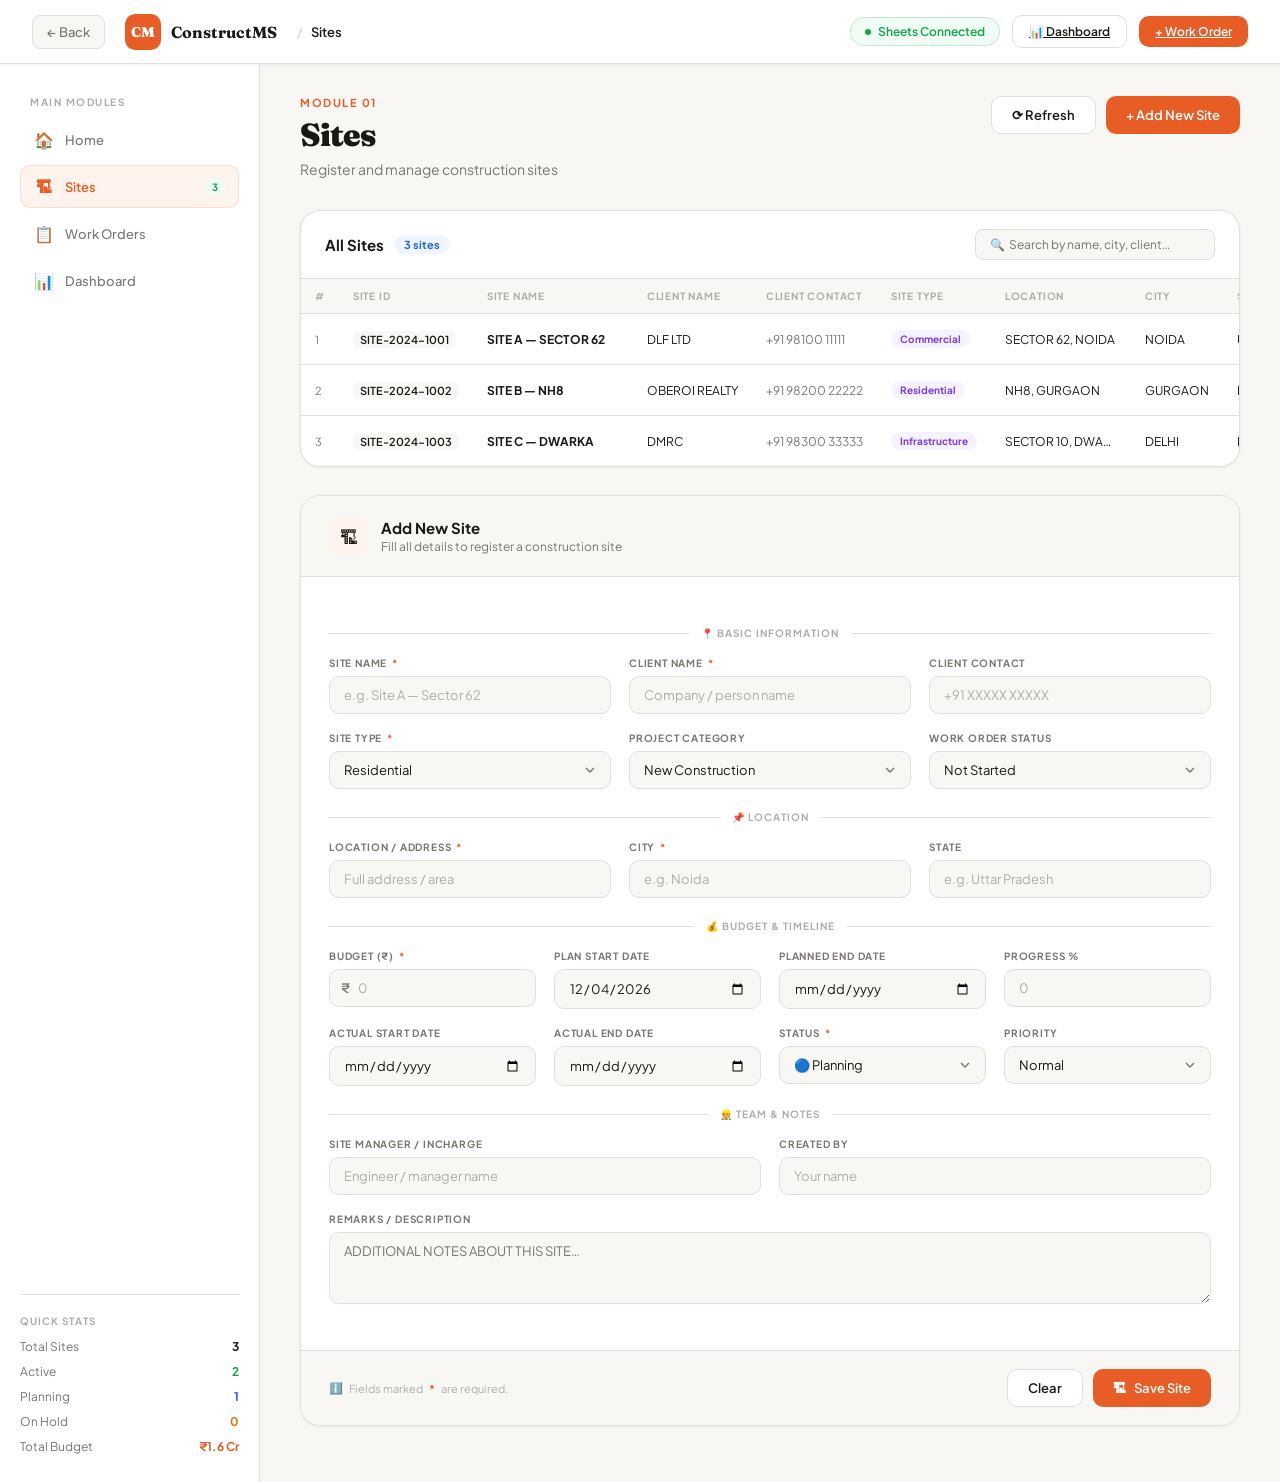
<file: site.html>
<!DOCTYPE html>
<html lang="en">
<head>
<meta charset="UTF-8"/>
<meta name="viewport" content="width=device-width, initial-scale=1.0"/>
<title>Sites — ConstructMS</title>
<link href="https://fonts.googleapis.com/css2?family=Plus+Jakarta+Sans:wght@300;400;500;600;700;800&family=Fraunces:ital,wght@0,700;0,900;1,700&display=swap" rel="stylesheet"/>
<style>
  :root {
    --white: #ffffff;
    --off-white: #f8f7f4;
    --surface: #f0eeea;
    --border: #e2dfd8;
    --text: #1a1814;
    --text-muted: #7a7670;
    --text-light: #b0ada8;
    --accent: #e85d26;
    --accent-light: #ff7a45;
    --accent-bg: #fff3ee;
    --blue: #2563eb;
    --blue-bg: #eff6ff;
    --green: #16a34a;
    --green-bg: #f0fdf4;
    --amber: #d97706;
    --amber-bg: #fffbeb;
    --purple: #7c3aed;
    --purple-bg: #f5f3ff;
    --red: #dc2626;
    --red-bg: #fef2f2;
    --shadow-sm: 0 1px 3px rgba(0,0,0,0.06);
    --shadow: 0 4px 16px rgba(0,0,0,0.08);
    --shadow-lg: 0 20px 60px rgba(0,0,0,0.10);
    --radius: 12px;
    --radius-lg: 20px;
  }
  * { box-sizing: border-box; margin: 0; padding: 0; }
  body { font-family: 'Plus Jakarta Sans', sans-serif; background: var(--off-white); color: var(--text); min-height: 100vh; }

  /* TOPBAR */
  .topbar {
    background: var(--white); border-bottom: 1px solid var(--border);
    padding: 0 32px; height: 64px;
    display: flex; align-items: center; justify-content: space-between;
    position: sticky; top: 0; z-index: 100; box-shadow: var(--shadow-sm);
  }
  .topbar-left { display: flex; align-items: center; gap: 20px; }
  .back-btn {
    display: flex; align-items: center; gap: 8px; padding: 8px 14px;
    background: var(--off-white); border: 1px solid var(--border); border-radius: 8px;
    cursor: pointer; font-size: 13px; font-weight: 500; color: var(--text-muted);
    text-decoration: none; transition: all 0.15s;
  }
  .back-btn:hover { border-color: var(--accent); color: var(--accent); }
  .topbar-brand { display: flex; align-items: center; gap: 10px; }
  .brand-icon {
    width: 36px; height: 36px; background: var(--accent); border-radius: 10px;
    display: flex; align-items: center; justify-content: center;
    font-family: 'Fraunces', serif; font-weight: 900; font-size: 14px; color: white;
  }
  .brand-name { font-family: 'Fraunces', serif; font-weight: 700; font-size: 16px; }
  .page-breadcrumb { display: flex; align-items: center; gap: 8px; font-size: 13px; color: var(--text-muted); }
  .breadcrumb-sep { opacity: 0.4; }
  .breadcrumb-current { color: var(--text); font-weight: 600; }
  .topbar-right { display: flex; align-items: center; gap: 12px; }
  .sync-pill {
    display: flex; align-items: center; gap: 7px; background: var(--green-bg);
    border: 1px solid rgba(22,163,74,0.2); color: var(--green);
    padding: 6px 14px; border-radius: 100px; font-size: 12px; font-weight: 600;
  }
  .sync-dot { width: 6px; height: 6px; background: var(--green); border-radius: 50%; animation: pulse 2s infinite; }
  @keyframes pulse { 0%,100%{opacity:1} 50%{opacity:0.3} }

  /* LAYOUT */
  .body-wrap { display: grid; grid-template-columns: 260px 1fr; min-height: calc(100vh - 64px); }

  /* SIDEBAR */
  .sidebar {
    background: var(--white); border-right: 1px solid var(--border);
    padding: 28px 20px; display: flex; flex-direction: column; gap: 4px;
  }
  .sidebar-section {
    font-size: 10px; font-weight: 700; color: var(--text-light);
    letter-spacing: 1.5px; text-transform: uppercase; padding: 14px 10px 6px;
  }
  .sidebar-section:first-child { padding-top: 4px; }
  .nav-item {
    display: flex; align-items: center; gap: 10px; padding: 10px 12px; border-radius: 10px;
    cursor: pointer; text-decoration: none; font-size: 13px; font-weight: 500;
    color: var(--text-muted); transition: all 0.15s; border: 1px solid transparent;
  }
  .nav-item:hover { background: var(--off-white); color: var(--text); }
  .nav-item.active { background: var(--accent-bg); color: var(--accent); border-color: rgba(232,93,38,0.15); font-weight: 600; }
  .nav-item-icon { font-size: 16px; width: 22px; text-align: center; }
  .nav-badge { margin-left: auto; border-radius: 100px; padding: 2px 8px; font-size: 10px; font-weight: 700; }
  .nav-badge.green { background: var(--green-bg); color: var(--green); }
  .nav-badge.orange { background: var(--accent-bg); color: var(--accent); }

  /* MAIN */
  .main-content { padding: 32px 40px; overflow-y: auto; }
  .page-header { display: flex; align-items: flex-start; justify-content: space-between; margin-bottom: 32px; }
  .page-eyebrow { font-size: 11px; font-weight: 700; color: var(--accent); letter-spacing: 1.5px; text-transform: uppercase; margin-bottom: 6px; }
  .page-title { font-family: 'Fraunces', serif; font-size: 32px; font-weight: 900; letter-spacing: -1px; margin-bottom: 6px; }
  .page-desc { font-size: 14px; color: var(--text-muted); }
  .page-actions { display: flex; gap: 10px; }

  .btn {
    display: inline-flex; align-items: center; gap: 8px; padding: 10px 20px;
    border-radius: 10px; font-size: 13px; font-weight: 600; cursor: pointer; border: none;
    font-family: 'Plus Jakarta Sans', sans-serif; transition: all 0.15s;
  }
  .btn-primary { background: var(--accent); color: white; }
  .btn-primary:hover { background: var(--accent-light); box-shadow: 0 6px 20px rgba(232,93,38,0.3); transform: translateY(-1px); }
  .btn-ghost { background: var(--white); color: var(--text); border: 1.5px solid var(--border); }
  .btn-ghost:hover { border-color: var(--accent); color: var(--accent); }

  /* TABLE CARD */
  .table-card {
    background: var(--white); border: 1px solid var(--border);
    border-radius: var(--radius-lg); overflow: hidden;
    box-shadow: var(--shadow-sm); margin-bottom: 28px;
  }
  .table-header {
    padding: 18px 24px; border-bottom: 1px solid var(--border);
    display: flex; align-items: center; justify-content: space-between;
  }
  .table-title { font-size: 15px; font-weight: 700; }
  .table-count { background: var(--blue-bg); color: var(--blue); border-radius: 100px; padding: 3px 10px; font-size: 11px; font-weight: 700; }

  /* Horizontal scrollable table */
  .table-scroll { overflow-x: auto; }
  table { width: 100%; border-collapse: collapse; min-width: 1400px; }
  thead th {
    padding: 11px 14px; text-align: left;
    font-size: 10px; font-weight: 700; color: var(--text-light);
    letter-spacing: 0.8px; text-transform: uppercase;
    background: var(--off-white); border-bottom: 1px solid var(--border);
    white-space: nowrap;
  }
  tbody td {
    padding: 12px 14px; font-size: 12px; color: var(--text);
    border-bottom: 1px solid var(--border); vertical-align: middle;
    white-space: nowrap;
  }
  tbody tr:last-child td { border-bottom: none; }
  tbody tr:hover td { background: var(--off-white); }

  .tag { display: inline-flex; align-items: center; padding: 3px 9px; border-radius: 100px; font-size: 10px; font-weight: 700; white-space: nowrap; }
  .tag.green  { background: var(--green-bg); color: var(--green); }
  .tag.amber  { background: var(--amber-bg); color: var(--amber); }
  .tag.blue   { background: var(--blue-bg); color: var(--blue); }
  .tag.red    { background: var(--red-bg); color: var(--red); }
  .tag.orange { background: var(--accent-bg); color: var(--accent); }
  .tag.purple { background: var(--purple-bg); color: var(--purple); }

  .prog-wrap { background: var(--border); border-radius: 100px; height: 5px; overflow: hidden; min-width: 70px; margin-top: 4px; }
  .prog-fill { height: 100%; border-radius: 100px; }
  .prog-fill.orange { background: var(--accent); }
  .prog-fill.red    { background: var(--red); }
  .prog-fill.green  { background: var(--green); }
  .prog-fill.blue   { background: var(--blue); }

  /* FORM CARD */
  .form-card {
    background: var(--white); border: 1px solid var(--border);
    border-radius: var(--radius-lg); overflow: hidden;
    margin-bottom: 24px; box-shadow: var(--shadow-sm);
  }
  .form-card-header {
    padding: 20px 28px; border-bottom: 1px solid var(--border);
    display: flex; align-items: center; gap: 12px; background: var(--off-white);
  }
  .card-header-icon { width: 40px; height: 40px; border-radius: 10px; display: flex; align-items: center; justify-content: center; font-size: 18px; }
  .card-header-icon.orange { background: var(--accent-bg); }
  .card-header-title { font-size: 15px; font-weight: 700; margin-bottom: 2px; }
  .card-header-sub { font-size: 12px; color: var(--text-muted); }
  .form-body { padding: 28px; }

  .fields-grid { display: grid; grid-template-columns: 1fr 1fr; gap: 18px; margin-bottom: 18px; }
  .fields-grid.cols3 { grid-template-columns: 1fr 1fr 1fr; }
  .fields-grid.cols4 { grid-template-columns: 1fr 1fr 1fr 1fr; }
  .fields-grid.cols1 { grid-template-columns: 1fr; }
  .field { display: flex; flex-direction: column; gap: 7px; }
  .field.full { grid-column: 1 / -1; }
  .field-label { font-size: 10px; font-weight: 700; color: var(--text-muted); letter-spacing: 0.8px; text-transform: uppercase; }
  .field-label .req { color: var(--accent); margin-left: 2px; }

  .input-wrap { position: relative; }
  .field-input, .field-select, .field-textarea {
    width: 100%; padding: 10px 14px;
    background: var(--off-white); border: 1.5px solid var(--border);
    border-radius: 10px; font-family: 'Plus Jakarta Sans', sans-serif;
    font-size: 13px; color: var(--text); outline: none; transition: all 0.2s; appearance: none;
    text-transform: uppercase;
  }
  .field-input::placeholder { color: var(--text-light); text-transform: none; }
  .field-input:focus, .field-select:focus, .field-textarea:focus {
    border-color: var(--accent); background: var(--white);
    box-shadow: 0 0 0 4px rgba(232,93,38,0.08);
  }
  /* Date inputs and number inputs should NOT be uppercase */
  input[type="date"], input[type="number"], input[type="tel"] {
    text-transform: none !important;
  }
  .field-textarea { resize: vertical; min-height: 72px; text-transform: uppercase; }
  .field-select {
    background-image: url("data:image/svg+xml,%3Csvg xmlns='http://www.w3.org/2000/svg' width='16' height='16' viewBox='0 0 24 24' fill='none' stroke='%237a7670' stroke-width='2'%3E%3Cpath d='M6 9l6 6 6-6'/%3E%3C/svg%3E");
    background-repeat: no-repeat; background-position: right 12px center; padding-right: 36px;
    text-transform: none;
  }
  .input-prefix { position: absolute; left: 12px; top: 50%; transform: translateY(-50%); font-size: 13px; font-weight: 600; color: var(--text-muted); pointer-events: none; }
  .has-prefix .field-input { padding-left: 28px; }

  .section-divider { display: flex; align-items: center; gap: 12px; margin: 22px 0 18px; }
  .sd-line { flex: 1; height: 1px; background: var(--border); }
  .sd-label { font-size: 10px; font-weight: 700; color: var(--text-light); letter-spacing: 1px; text-transform: uppercase; white-space: nowrap; }

  .form-footer {
    padding: 18px 28px; border-top: 1px solid var(--border); background: var(--off-white);
    display: flex; align-items: center; justify-content: space-between; gap: 12px;
  }
  .footer-hint { font-size: 11px; color: var(--text-light); display: flex; align-items: center; gap: 6px; }

  /* LOCKED FIELD STYLES */
  .field-input:disabled, .field-select:disabled, .field-textarea:disabled {
    opacity: 0.42;
    cursor: not-allowed;
    background: var(--border) !important;
    border-color: var(--border) !important;
    box-shadow: none !important;
  }
  .field-locked-label { font-size: 9px; color: var(--text-light); font-weight: 600; letter-spacing: 0.5px; margin-top: 2px; }

  /* EDIT LOCK BANNER */
  #edit-lock-banner {
    background: var(--amber-bg);
    border: 1.5px solid var(--amber);
    color: #92400e;
    padding: 12px 16px;
    border-radius: 10px;
    font-size: 12px;
    font-weight: 600;
    margin-bottom: 20px;
    display: flex;
    align-items: center;
    gap: 10px;
    line-height: 1.5;
  }

  /* EMPTY */
  .empty-state { text-align: center; padding: 48px 20px; }
  .empty-icon { font-size: 36px; margin-bottom: 10px; opacity: 0.4; }
  .empty-text { font-size: 13px; color: var(--text-muted); }

  /* TOAST */
  .toast {
    position: fixed; bottom: 28px; right: 28px; padding: 14px 20px; border-radius: var(--radius);
    font-size: 13px; font-weight: 600; display: flex; align-items: center; gap: 10px;
    box-shadow: var(--shadow-lg); transform: translateY(80px); opacity: 0;
    transition: all 0.35s cubic-bezier(0.34,1.56,0.64,1); z-index: 999; min-width: 240px;
  }
  .toast.show { transform: translateY(0); opacity: 1; }
  .toast.success { background: var(--text); color: white; }
  .toast.error   { background: var(--red); color: white; }
  .toast.info    { background: var(--blue); color: white; }

  @keyframes fadeUp { from{opacity:0;transform:translateY(16px)} to{opacity:1;transform:translateY(0)} }
  .anim { opacity:0; animation: fadeUp 0.4s ease forwards; }
  .a1{animation-delay:0.05s} .a2{animation-delay:0.1s} .a3{animation-delay:0.15s} .a4{animation-delay:0.2s}
</style>
</head>
<body>

<div class="topbar">
  <div class="topbar-left">
    <a href="index.html" class="back-btn">← Back</a>
    <div class="topbar-brand">
      <div class="brand-icon">CM</div>
      <div class="brand-name">ConstructMS</div>
    </div>
    <div class="page-breadcrumb">
      <span class="breadcrumb-sep">/</span>
      <span class="breadcrumb-current">Sites</span>
    </div>
  </div>
  <div class="topbar-right">
    <div class="sync-pill"><span class="sync-dot"></span>Sheets Connected</div>
    <a href="dashboard.html" class="btn btn-ghost" style="padding:8px 16px;font-size:12px;">📊 Dashboard</a>
    <a href="workorder.html" class="btn btn-primary" style="padding:8px 16px;font-size:12px;">+ Work Order</a>
  </div>
</div>

<div class="body-wrap">
  <aside class="sidebar">
    <div class="sidebar-section">Main Modules</div>
    <a href="index.html"      class="nav-item"><span class="nav-item-icon">🏠</span> Home</a>
    <a href="sites.html"      class="nav-item active"><span class="nav-item-icon">🏗</span> Sites <span class="nav-badge green" id="site-nav-count">0</span></a>
    <a href="workorder.html"  class="nav-item"><span class="nav-item-icon">📋</span> Work Orders</a>
    <a href="dashboard.html"  class="nav-item"><span class="nav-item-icon">📊</span> Dashboard</a>

    <div style="margin-top:auto;padding-top:20px;border-top:1px solid var(--border);">
      <div style="font-size:10px;font-weight:700;color:var(--text-light);letter-spacing:1px;text-transform:uppercase;margin-bottom:12px;">Quick Stats</div>
      <div style="display:flex;flex-direction:column;gap:10px;">
        <div style="display:flex;justify-content:space-between;font-size:12px;"><span style="color:var(--text-muted);">Total Sites</span><span style="font-weight:700;" id="qs-total">—</span></div>
        <div style="display:flex;justify-content:space-between;font-size:12px;"><span style="color:var(--text-muted);">Active</span><span style="font-weight:700;color:var(--green);" id="qs-active">—</span></div>
        <div style="display:flex;justify-content:space-between;font-size:12px;"><span style="color:var(--text-muted);">Planning</span><span style="font-weight:700;color:var(--blue);" id="qs-planning">—</span></div>
        <div style="display:flex;justify-content:space-between;font-size:12px;"><span style="color:var(--text-muted);">On Hold</span><span style="font-weight:700;color:var(--amber);" id="qs-hold">—</span></div>
        <div style="display:flex;justify-content:space-between;font-size:12px;"><span style="color:var(--text-muted);">Total Budget</span><span style="font-weight:700;color:var(--accent);" id="qs-budget">—</span></div>
      </div>
    </div>
  </aside>

  <main class="main-content">

    <div class="page-header anim a1">
      <div>
        <div class="page-eyebrow">Module 01</div>
        <h1 class="page-title">Sites</h1>
        <p class="page-desc">Register and manage construction sites</p>
      </div>
      <div class="page-actions">
        <button class="btn btn-ghost" onclick="loadSites()">⟳ Refresh</button>
        <button class="btn btn-primary" onclick="scrollToForm()">+ Add New Site</button>
      </div>
    </div>

    <!-- SITES TABLE -->
    <div class="table-card anim a2">
      <div class="table-header">
        <div style="display:flex;align-items:center;gap:10px;">
          <span class="table-title">All Sites</span>
          <span class="table-count" id="site-count-badge">Loading…</span>
        </div>
        <input id="site-search" type="text" placeholder="🔍  Search by name, city, client…"
          style="padding:7px 14px;background:var(--off-white);border:1px solid var(--border);border-radius:8px;font-size:12px;font-family:inherit;outline:none;width:240px;"
          oninput="filterSites()"
          onfocus="this.style.borderColor='var(--accent)'" onblur="this.style.borderColor='var(--border)'"/>
      </div>
      <div class="table-scroll">
        <table>
          <thead>
            <tr>
              <th>#</th>
              <th>Site ID</th>
              <th>Site Name</th>
              <th>Client Name</th>
              <th>Client Contact</th>
              <th>Site Type</th>
              <th>Location</th>
              <th>City</th>
              <th>State</th>
              <th>Project Category</th>
              <th>Plan Start</th>
              <th>Planned End</th>
              <th>Actual Start</th>
              <th>Actual End</th>
              <th>Budget</th>
              <th>Site Manager</th>
              <th>WO Status</th>
              <th>Progress</th>
              <th>Status</th>
              <th>Priority</th>
              <th>Remarks</th>
              <th>Created At</th>
              <th>Created By</th>
              <th>Action</th>
            </tr>
          </thead>
          <tbody id="sites-tbody">
            <tr><td colspan="24"><div class="empty-state"><div class="empty-icon">🏗</div><div class="empty-text">Loading sites…</div></div></td></tr>
          </tbody>
        </table>
      </div>
    </div>

    <!-- ADD / EDIT SITE FORM -->
    <div id="add-site-form" class="form-card anim a3">
      <div class="form-card-header">
        <div class="card-header-icon orange">🏗</div>
        <div>
          <div class="card-header-title" id="form-title">Add New Site</div>
          <div class="card-header-sub" id="form-subtitle">Fill all details to register a construction site</div>
        </div>
      </div>

      <!-- Hidden edit field -->
      <input type="hidden" id="s-siteid"/>

      <div class="form-body">

        <!-- Section 1: Basic Info -->
        <div class="section-divider"><div class="sd-line"></div><div class="sd-label">📍 Basic Information</div><div class="sd-line"></div></div>
        <div class="fields-grid cols3">
          <div class="field">
            <label class="field-label">Site Name <span class="req">*</span></label>
            <input class="field-input" id="s-name" type="text" placeholder="e.g. Site A — Sector 62"/>
          </div>
          <div class="field">
            <label class="field-label">Client Name <span class="req">*</span></label>
            <input class="field-input" id="s-client" type="text" placeholder="Company / person name"/>
          </div>
          <div class="field">
            <label class="field-label">Client Contact</label>
            <input class="field-input" id="s-client-contact" type="tel" placeholder="+91 XXXXX XXXXX"/>
          </div>
          <div class="field">
            <label class="field-label">Site Type <span class="req">*</span></label>
            <select class="field-select" id="s-site-type">
              <option>Residential</option>
              <option>Commercial</option>
              <option>Industrial</option>
              <option>Infrastructure</option>
              <option>Mixed Use</option>
              <option>Other</option>
            </select>
          </div>
          <div class="field">
            <label class="field-label">Project Category</label>
            <select class="field-select" id="s-project-category">
              <option>New Construction</option>
              <option>Renovation / Retrofit</option>
              <option>Expansion</option>
              <option>Road / Civil</option>
              <option>Interior</option>
              <option>Other</option>
            </select>
          </div>
          <div class="field">
            <label class="field-label">Work Order Status</label>
            <select class="field-select" id="s-wo-status">
              <option>Not Started</option>
              <option>In Progress</option>
              <option>Completed</option>
              <option>On Hold</option>
            </select>
          </div>
        </div>

        <!-- Section 2: Location -->
        <div class="section-divider"><div class="sd-line"></div><div class="sd-label">📌 Location</div><div class="sd-line"></div></div>
        <div class="fields-grid cols3">
          <div class="field">
            <label class="field-label">Location / Address <span class="req">*</span></label>
            <input class="field-input" id="s-location" type="text" placeholder="Full address / area"/>
          </div>
          <div class="field">
            <label class="field-label">City <span class="req">*</span></label>
            <input class="field-input" id="s-city" type="text" placeholder="e.g. Noida"/>
          </div>
          <div class="field">
            <label class="field-label">State</label>
            <input class="field-input" id="s-state" type="text" placeholder="e.g. Uttar Pradesh"/>
          </div>
        </div>

        <!-- Section 3: Budget & Timeline -->
        <div class="section-divider"><div class="sd-line"></div><div class="sd-label">💰 Budget & Timeline</div><div class="sd-line"></div></div>
        <div class="fields-grid cols4">
          <div class="field">
            <label class="field-label">Budget (₹) <span class="req">*</span></label>
            <div class="input-wrap has-prefix">
              <span class="input-prefix">₹</span>
              <input class="field-input" id="s-budget" type="number" placeholder="0"/>
            </div>
          </div>
          <div class="field">
            <label class="field-label">Plan Start Date</label>
            <input class="field-input" id="s-plan-start" type="date"/>
          </div>
          <div class="field">
            <label class="field-label">Planned End Date</label>
            <input class="field-input" id="s-plan-end" type="date"/>
          </div>
          <div class="field">
            <label class="field-label">Progress %</label>
            <input class="field-input" id="s-progress" type="number" min="0" max="100" placeholder="0"/>
          </div>
          <div class="field">
            <label class="field-label">Actual Start Date</label>
            <input class="field-input" id="s-actual-start" type="date"/>
          </div>
          <div class="field">
            <label class="field-label">Actual End Date</label>
            <input class="field-input" id="s-actual-end" type="date"/>
          </div>
          <div class="field">
            <label class="field-label">Status <span class="req">*</span></label>
            <select class="field-select" id="s-status">
              <option value="Planning">🔵 Planning</option>
              <option value="Active">🟢 Active</option>
              <option value="On Hold">🟡 On Hold</option>
              <option value="Completed">✅ Completed</option>
              <option value="Cancelled">🔴 Cancelled</option>
            </select>
          </div>
          <div class="field">
            <label class="field-label">Priority</label>
            <select class="field-select" id="s-priority">
              <option>Normal</option>
              <option>Low</option>
              <option>High</option>
              <option>Urgent</option>
            </select>
          </div>
        </div>

        <!-- Section 4: Team & Remarks -->
        <div class="section-divider"><div class="sd-line"></div><div class="sd-label">👷 Team & Notes</div><div class="sd-line"></div></div>
        <div class="fields-grid">
          <div class="field">
            <label class="field-label">Site Manager / Incharge</label>
            <input class="field-input" id="s-manager" type="text" placeholder="Engineer / manager name"/>
          </div>
          <div class="field">
            <label class="field-label">Created By</label>
            <input class="field-input" id="s-created-by" type="text" placeholder="Your name"/>
          </div>
          <div class="field full">
            <label class="field-label">Remarks / Description</label>
            <textarea class="field-textarea" id="s-remarks" placeholder="Additional notes about this site…"></textarea>
          </div>
        </div>

      </div>
      <div class="form-footer">
        <div class="footer-hint"><span>ℹ️</span> Fields marked <span style="color:var(--accent);font-weight:700;">*</span> are required.</div>
        <div style="display:flex;gap:10px;">
          <button class="btn btn-ghost" onclick="clearSiteForm()">Clear</button>
          <button class="btn btn-primary" onclick="submitSite()">
            <span id="submit-icon">🏗</span>
            <span id="submit-text">Save Site</span>
          </button>
        </div>
      </div>
    </div>

  </main>
</div>

<div class="toast success" id="toast">
  <span id="toast-icon">✅</span>
  <span id="toast-msg">Saved!</span>
</div>

<script>
const API_URL = 'https://script.google.com/macros/s/AKfycbxHJLqjecbkU6jgWOEmFjv3NMZXxTkGzUMefwp9CM-4hNfRRX-D21CHxxT_j2zaoLLx/exec';
let allSites = [];

// ── Fields that CAN be edited in edit mode ──────────────────
const EDITABLE_IN_EDIT = ['s-manager', 's-wo-status', 's-progress', 's-status', 's-priority', 's-actual-start', 's-actual-end'];

// ── All form fields (to lock / unlock) ──────────────────────
const ALL_FORM_FIELDS = [
  's-name', 's-client', 's-client-contact', 's-site-type',
  's-location', 's-city', 's-state', 's-project-category',
  's-plan-start', 's-plan-end', 's-actual-start', 's-actual-end',
  's-budget', 's-created-by', 's-remarks',
  's-manager', 's-wo-status', 's-progress', 's-status', 's-priority'
];

async function api(action, data = {}) {
  try {
    const params = new URLSearchParams({ action, ...data });
    const res = await fetch(`${API_URL}?${params}`);
    return await res.json();
  } catch(e) { return getDemoSites(); }
}

function getDemoSites() {
  return { sites: [
    {
      serialNo:1, siteId:'SITE-2024-1001', name:'SITE A — SECTOR 62', clientName:'DLF LTD',
      clientContact:'+91 98100 11111', siteType:'Commercial', location:'SECTOR 62, NOIDA',
      city:'NOIDA', state:'UTTAR PRADESH', projectCategory:'New Construction',
      planStartDate:'01 Jan 2024', plannedEndDate:'31 Dec 2024',
      actualStartDate:'05 Jan 2024', actualEndDate:'—', budget:5000000,
      siteManager:'RAMESH KUMAR', workOrderStatus:'In Progress', progress:42,
      status:'Active', priority:'High', remarks:'PHASE 1 UNDERWAY', createdAt:'01 Jan 2024', createdBy:'ADMIN'
    },
    {
      serialNo:2, siteId:'SITE-2024-1002', name:'SITE B — NH8', clientName:'OBEROI REALTY',
      clientContact:'+91 98200 22222', siteType:'Residential', location:'NH8, GURGAON',
      city:'GURGAON', state:'HARYANA', projectCategory:'New Construction',
      planStartDate:'15 Feb 2024', plannedEndDate:'30 Jun 2025',
      actualStartDate:'20 Feb 2024', actualEndDate:'—', budget:8000000,
      siteManager:'SURESH VERMA', workOrderStatus:'In Progress', progress:28,
      status:'Active', priority:'Normal', remarks:'', createdAt:'15 Feb 2024', createdBy:'ADMIN'
    },
    {
      serialNo:3, siteId:'SITE-2024-1003', name:'SITE C — DWARKA', clientName:'DMRC',
      clientContact:'+91 98300 33333', siteType:'Infrastructure', location:'SECTOR 10, DWARKA',
      city:'DELHI', state:'DELHI', projectCategory:'Road / Civil',
      planStartDate:'01 Mar 2024', plannedEndDate:'31 Mar 2025',
      actualStartDate:'—', actualEndDate:'—', budget:3500000,
      siteManager:'ANJALI SHARMA', workOrderStatus:'Not Started', progress:0,
      status:'Planning', priority:'Urgent', remarks:'GOVT. PROJECT, APPROVALS PENDING', createdAt:'01 Mar 2024', createdBy:'ADMIN'
    },
  ]};
}

const fmt = n => '₹' + Number(n||0).toLocaleString('en-IN');

const statusColors  = { Active:'green', Planning:'blue', 'On Hold':'amber', Completed:'green', Cancelled:'red' };
const priorityColors = { Normal:'blue', Low:'', High:'orange', Urgent:'red' };
const woStatusColors = { 'Not Started':'', 'In Progress':'orange', Completed:'green', 'On Hold':'amber' };

async function loadSites() {
  document.getElementById('site-count-badge').textContent = 'Loading…';
  const d = await api('getSites');
  allSites = d.sites || [];
  renderSites(allSites);
  updateStats(allSites);
}

function renderSites(sites) {
  document.getElementById('site-count-badge').textContent = sites.length + ' sites';
  document.getElementById('site-nav-count').textContent = sites.length;

  const tbody = document.getElementById('sites-tbody');
  if (!sites.length) {
    tbody.innerHTML = `<tr><td colspan="24"><div class="empty-state"><div class="empty-icon">🏗</div><div class="empty-text">No sites yet. Add your first site below!</div></div></td></tr>`;
    return;
  }

  tbody.innerHTML = sites.map((s, i) => {
    const pct = Math.min(100, Number(s.progress || 0));
    const barColor = pct >= 90 ? 'green' : pct >= 60 ? 'orange' : pct >= 30 ? 'blue' : 'red';
    return `
      <tr style="animation:fadeUp 0.3s ease ${i*0.04}s both;">
        <td style="color:var(--text-muted);font-size:11px;">${s.serialNo || i+1}</td>
        <td><span style="font-size:11px;background:var(--off-white);padding:2px 7px;border-radius:6px;font-weight:600;">${s.siteId || '—'}</span></td>
        <td style="font-weight:700;min-width:160px;">${s.name}</td>
        <td>${s.clientName || '—'}</td>
        <td style="color:var(--text-muted);">${s.clientContact || '—'}</td>
        <td><span class="tag purple">${s.siteType || '—'}</span></td>
        <td style="max-width:140px;overflow:hidden;text-overflow:ellipsis;">${s.location || '—'}</td>
        <td>${s.city || '—'}</td>
        <td>${s.state || '—'}</td>
        <td><span class="tag blue">${s.projectCategory || '—'}</span></td>
        <td style="color:var(--text-muted);">${s.planStartDate || '—'}</td>
        <td style="color:var(--text-muted);">${s.plannedEndDate || '—'}</td>
        <td style="color:var(--text-muted);">${s.actualStartDate || '—'}</td>
        <td style="color:var(--text-muted);">${s.actualEndDate || '—'}</td>
        <td style="font-weight:700;">${fmt(s.budget)}</td>
        <td>${s.siteManager || '—'}</td>
        <td><span class="tag ${woStatusColors[s.workOrderStatus] || 'blue'}">${s.workOrderStatus || '—'}</span></td>
        <td style="min-width:90px;">
          <div style="font-size:11px;font-weight:700;margin-bottom:3px;">${pct}%</div>
          <div class="prog-wrap"><div class="prog-fill ${barColor}" style="width:${pct}%"></div></div>
        </td>
        <td><span class="tag ${statusColors[s.status] || 'blue'}">${s.status}</span></td>
        <td><span class="tag ${priorityColors[s.priority] || 'blue'}">${s.priority || 'Normal'}</span></td>
        <td style="max-width:120px;overflow:hidden;text-overflow:ellipsis;color:var(--text-muted);">${s.remarks || '—'}</td>
        <td style="color:var(--text-muted);font-size:11px;">${s.createdAt || '—'}</td>
        <td style="color:var(--text-muted);font-size:11px;">${s.createdBy || '—'}</td>
        <td>
          <button class="btn btn-ghost" style="padding:5px 10px;font-size:11px;" onclick="editSite(${i})">✏️ Edit</button>
        </td>
      </tr>`;
  }).join('');
}

function filterSites() {
  const q = document.getElementById('site-search').value.toLowerCase();
  const filtered = allSites.filter(s =>
    (s.name||'').toLowerCase().includes(q) ||
    (s.city||'').toLowerCase().includes(q) ||
    (s.clientName||'').toLowerCase().includes(q) ||
    (s.siteId||'').toLowerCase().includes(q)
  );
  renderSites(filtered);
}

function updateStats(sites) {
  document.getElementById('qs-total').textContent    = sites.length;
  document.getElementById('qs-active').textContent   = sites.filter(s => s.status === 'Active').length;
  document.getElementById('qs-planning').textContent = sites.filter(s => s.status === 'Planning').length;
  document.getElementById('qs-hold').textContent     = sites.filter(s => s.status === 'On Hold').length;
  const totalBudget = sites.reduce((s, x) => s + Number(x.budget||0), 0);
  document.getElementById('qs-budget').textContent   = totalBudget >= 1e7
    ? '₹' + (totalBudget/1e7).toFixed(1) + ' Cr'
    : '₹' + (totalBudget/1e5).toFixed(1) + ' L';
}

// ── SET EDIT MODE ─────────────────────────────────────────────
// isEdit=true  → lock all fields EXCEPT EDITABLE_IN_EDIT
// isEdit=false → unlock all fields
function setEditMode(isEdit) {
  ALL_FORM_FIELDS.forEach(id => {
    const el = document.getElementById(id);
    if (!el) return;
    const shouldLock = isEdit && !EDITABLE_IN_EDIT.includes(id);
    el.disabled = shouldLock;
  });

  // Show / hide lock banner
  const existingBanner = document.getElementById('edit-lock-banner');
  if (isEdit) {
    if (!existingBanner) {
      const banner = document.createElement('div');
      banner.id = 'edit-lock-banner';
      banner.innerHTML = `
        ⚠️&nbsp; <strong>Edit Mode:</strong> Only
        <strong>Site Manager, WO Status, Progress %, Status</strong> and
        <strong>Priority</strong> can be changed. All other fields are locked.
      `;
      const formBody = document.querySelector('.form-body');
      formBody.insertBefore(banner, formBody.firstChild);
    }
  } else {
    if (existingBanner) existingBanner.remove();
  }
}

// ── SUBMIT SITE ───────────────────────────────────────────────
async function submitSite() {
  const name     = document.getElementById('s-name').value.trim();
  const city     = document.getElementById('s-city').value.trim();
  const client   = document.getElementById('s-client').value.trim();
  const budget   = document.getElementById('s-budget').value;
  const location = document.getElementById('s-location').value.trim();

  if (!name || !city || !client || !budget || !location) {
    showToast('⚠️ Fill all required fields', 'error'); return;
  }

  const siteId = document.getElementById('s-siteid').value;
  const isEdit = !!siteId;

  document.getElementById('submit-text').textContent = 'Saving…';
  document.getElementById('submit-icon').textContent = '⏳';

  // ── All text values sent as UPPERCASE ──
  const uc = v => (v || '').toString().trim().toUpperCase();

  const data = {
    action:          isEdit ? 'updateSite' : 'addSite',
    siteName:        uc(name),
    clientName:      uc(client),
    clientContact:   document.getElementById('s-client-contact').value.trim(),   // phone — keep as-is
    siteType:        uc(document.getElementById('s-site-type').value),
    location:        uc(location),
    city:            uc(city),
    state:           uc(document.getElementById('s-state').value),
    projectCategory: uc(document.getElementById('s-project-category').value),
    planStartDate:   document.getElementById('s-plan-start').value,              // date — keep as-is
    plannedEndDate:  document.getElementById('s-plan-end').value,
    actualStartDate: document.getElementById('s-actual-start').value,
    actualEndDate:   document.getElementById('s-actual-end').value,
    budget:          budget,
    siteManager:     uc(document.getElementById('s-manager').value),
    workOrderStatus: document.getElementById('s-wo-status').value,               // dropdown value — keep as-is
    progress:        document.getElementById('s-progress').value || 0,
    status:          document.getElementById('s-status').value,                  // dropdown value — keep as-is
    priority:        document.getElementById('s-priority').value,                // dropdown value — keep as-is
    remarks:         uc(document.getElementById('s-remarks').value),
    createdBy:       uc(document.getElementById('s-created-by').value) || 'ADMIN',
  };
  if (isEdit) data.siteId = siteId;

  await api(data.action, data);

  document.getElementById('submit-text').textContent = 'Save Site';
  document.getElementById('submit-icon').textContent = '🏗';
  showToast(isEdit ? '✅ Site updated!' : '✅ Site saved to Google Sheets!', 'success');
  clearSiteForm();
  loadSites();
}

// ── CLEAR FORM ────────────────────────────────────────────────
function clearSiteForm() {
  ['s-siteid','s-name','s-client','s-client-contact','s-location','s-city','s-state',
   's-budget','s-plan-start','s-plan-end','s-actual-start','s-actual-end',
   's-manager','s-created-by','s-remarks','s-progress']
    .forEach(id => { const el = document.getElementById(id); if(el) el.value = ''; });

  document.getElementById('s-status').value    = 'Planning';
  document.getElementById('s-priority').value  = 'Normal';
  document.getElementById('s-wo-status').value = 'Not Started';
  document.getElementById('form-title').textContent    = 'Add New Site';
  document.getElementById('form-subtitle').textContent = 'Fill all details to register a construction site';

  // Unlock all fields
  setEditMode(false);
}

// ── EDIT SITE ─────────────────────────────────────────────────
function editSite(idx) {
  const s = allSites[idx];
  if (!s) return;

  document.getElementById('s-siteid').value           = s.siteId || '';
  document.getElementById('s-name').value             = s.name || '';
  document.getElementById('s-client').value           = s.clientName || '';
  document.getElementById('s-client-contact').value   = s.clientContact || '';
  document.getElementById('s-location').value         = s.location || '';
  document.getElementById('s-city').value             = s.city || '';
  document.getElementById('s-state').value            = s.state || '';
  document.getElementById('s-budget').value           = s.budget || '';
  document.getElementById('s-manager').value          = s.siteManager || '';
  document.getElementById('s-progress').value         = s.progress || 0;
  document.getElementById('s-remarks').value          = s.remarks || '';
  document.getElementById('s-created-by').value       = s.createdBy || '';

  // Selects
  ['s-site-type','s-project-category','s-wo-status','s-status','s-priority'].forEach(id => {
    const el = document.getElementById(id);
    const keyMap = {
      's-site-type':        'siteType',
      's-project-category': 'projectCategory',
      's-wo-status':        'workOrderStatus',
      's-status':           'status',
      's-priority':         'priority'
    };
    if (el && s[keyMap[id]]) {
      const opt = [...el.options].find(o => o.value === s[keyMap[id]] || o.text.includes(s[keyMap[id]]));
      if (opt) el.value = opt.value;
    }
  });

  document.getElementById('form-title').textContent    = '✏️ Edit Site — ' + s.name;
  document.getElementById('form-subtitle').textContent = 'Only Site Manager, WO Status, Progress %, Status & Priority can be updated';

  // Lock fields — only 5 editable
  setEditMode(true);

  scrollToForm();
  showToast('ℹ️ Edit mode — 5 fields only editable', 'info');
}

// ── SCROLL TO FORM ────────────────────────────────────────────
function scrollToForm() {
  document.getElementById('add-site-form').scrollIntoView({ behavior:'smooth', block:'start' });
}

// ── TOAST ─────────────────────────────────────────────────────
function showToast(msg, type = 'success') {
  const t = document.getElementById('toast');
  const parts = msg.split(' ');
  document.getElementById('toast-icon').textContent = parts[0];
  document.getElementById('toast-msg').textContent  = parts.slice(1).join(' ');
  t.className = `toast ${type} show`;
  setTimeout(() => t.classList.remove('show'), 3200);
}

// ── INIT ──────────────────────────────────────────────────────
document.getElementById('s-plan-start').value = new Date().toISOString().split('T')[0];
loadSites();

const s2 = document.createElement('style');
s2.textContent = `@keyframes fadeUp { from{opacity:0;transform:translateY(12px)} to{opacity:1;transform:translateY(0)} }`;
document.head.appendChild(s2);
</script>
</body>
</html>
</file>
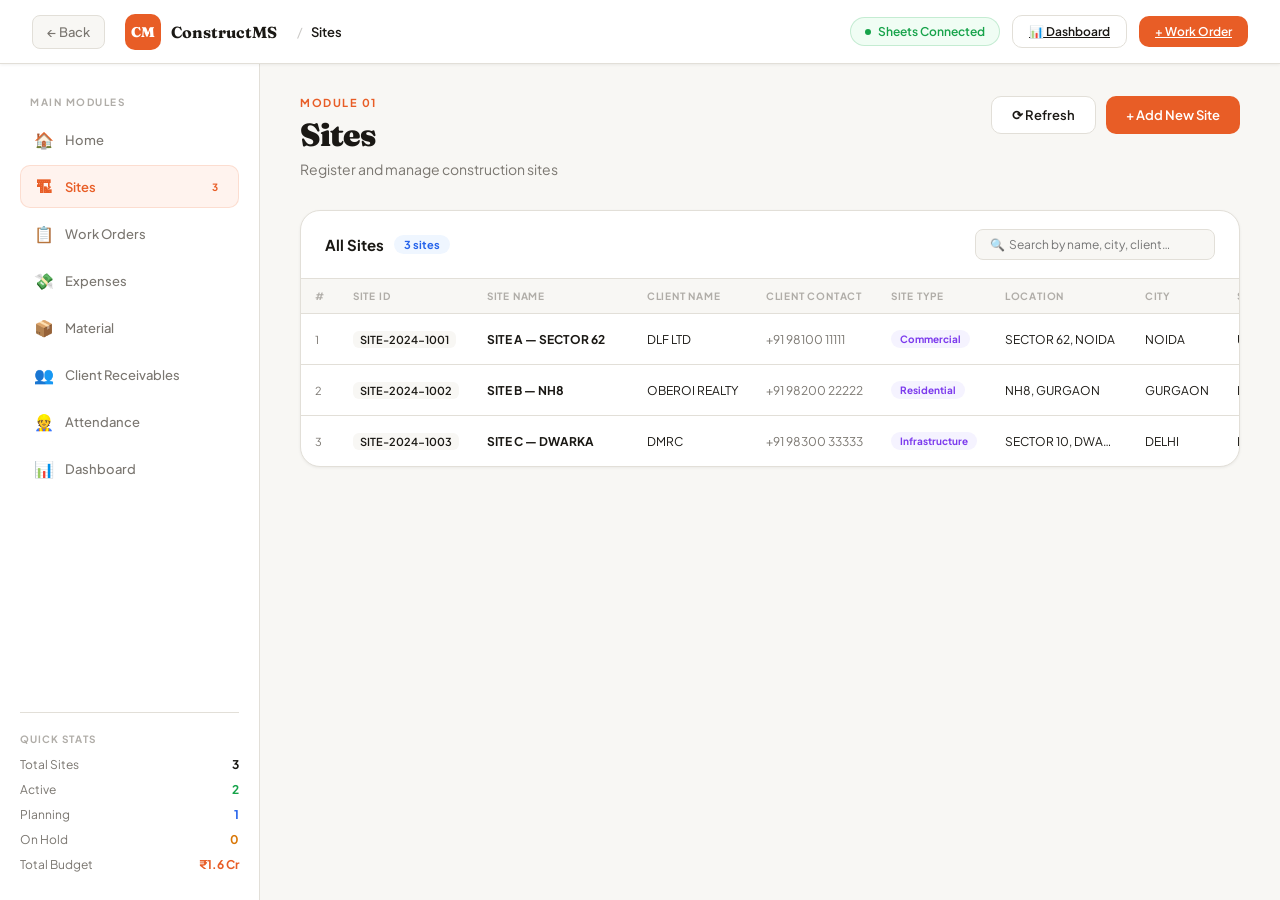
<file: sites.html>
<!DOCTYPE html>
<html lang="en">
<head>
<meta charset="UTF-8"/>
<meta name="viewport" content="width=device-width, initial-scale=1.0"/>
<title>Sites — ConstructMS</title>
<link href="https://fonts.googleapis.com/css2?family=Plus+Jakarta+Sans:wght@300;400;500;600;700;800&family=Fraunces:ital,wght@0,700;0,900;1,700&display=swap" rel="stylesheet"/>
<style>
  :root {
    --white: #ffffff;
    --off-white: #f8f7f4;
    --surface: #f0eeea;
    --border: #e2dfd8;
    --text: #1a1814;
    --text-muted: #7a7670;
    --text-light: #b0ada8;
    --accent: #e85d26;
    --accent-light: #ff7a45;
    --accent-bg: #fff3ee;
    --blue: #2563eb;
    --blue-bg: #eff6ff;
    --green: #16a34a;
    --green-bg: #f0fdf4;
    --amber: #d97706;
    --amber-bg: #fffbeb;
    --purple: #7c3aed;
    --purple-bg: #f5f3ff;
    --red: #dc2626;
    --red-bg: #fef2f2;
    --shadow-sm: 0 1px 3px rgba(0,0,0,0.06);
    --shadow: 0 4px 16px rgba(0,0,0,0.08);
    --shadow-lg: 0 20px 60px rgba(0,0,0,0.15);
    --radius: 12px;
    --radius-lg: 20px;
  }
  * { box-sizing: border-box; margin: 0; padding: 0; }
  body { font-family: 'Plus Jakarta Sans', sans-serif; background: var(--off-white); color: var(--text); min-height: 100vh; }

  /* TOPBAR */
  .topbar {
    background: var(--white); border-bottom: 1px solid var(--border);
    padding: 0 32px; height: 64px;
    display: flex; align-items: center; justify-content: space-between;
    position: sticky; top: 0; z-index: 100; box-shadow: var(--shadow-sm);
  }
  .topbar-left { display: flex; align-items: center; gap: 20px; }
  .back-btn {
    display: flex; align-items: center; gap: 8px; padding: 8px 14px;
    background: var(--off-white); border: 1px solid var(--border); border-radius: 8px;
    cursor: pointer; font-size: 13px; font-weight: 500; color: var(--text-muted);
    text-decoration: none; transition: all 0.15s;
  }
  .back-btn:hover { border-color: var(--accent); color: var(--accent); }
  .topbar-brand { display: flex; align-items: center; gap: 10px; }
  .brand-icon {
    width: 36px; height: 36px; background: var(--accent); border-radius: 10px;
    display: flex; align-items: center; justify-content: center;
    font-family: 'Fraunces', serif; font-weight: 900; font-size: 14px; color: white;
  }
  .brand-name { font-family: 'Fraunces', serif; font-weight: 700; font-size: 16px; }
  .page-breadcrumb { display: flex; align-items: center; gap: 8px; font-size: 13px; color: var(--text-muted); }
  .breadcrumb-sep { opacity: 0.4; }
  .breadcrumb-current { color: var(--text); font-weight: 600; }
  .topbar-right { display: flex; align-items: center; gap: 12px; }
  .sync-pill {
    display: flex; align-items: center; gap: 7px; background: var(--green-bg);
    border: 1px solid rgba(22,163,74,0.2); color: var(--green);
    padding: 6px 14px; border-radius: 100px; font-size: 12px; font-weight: 600;
  }
  .sync-dot { width: 6px; height: 6px; background: var(--green); border-radius: 50%; animation: pulse 2s infinite; }
  @keyframes pulse { 0%,100%{opacity:1} 50%{opacity:0.3} }

  /* LAYOUT */
  .body-wrap { display: grid; grid-template-columns: 260px 1fr; min-height: calc(100vh - 64px); }

  /* SIDEBAR */
  .sidebar {
    background: var(--white); border-right: 1px solid var(--border);
    padding: 28px 20px; display: flex; flex-direction: column; gap: 4px;
  }
  .sidebar-section {
    font-size: 10px; font-weight: 700; color: var(--text-light);
    letter-spacing: 1.5px; text-transform: uppercase; padding: 14px 10px 6px;
  }
  .sidebar-section:first-child { padding-top: 4px; }
  .nav-item {
    display: flex; align-items: center; gap: 10px; padding: 10px 12px; border-radius: 10px;
    cursor: pointer; text-decoration: none; font-size: 13px; font-weight: 500;
    color: var(--text-muted); transition: all 0.15s; border: 1px solid transparent;
  }
  .nav-item:hover { background: var(--off-white); color: var(--text); }
  .nav-item.active { background: var(--accent-bg); color: var(--accent); border-color: rgba(232,93,38,0.15); font-weight: 600; }
  .nav-item-icon { font-size: 16px; width: 22px; text-align: center; }
  .nav-badge { margin-left: auto; border-radius: 100px; padding: 2px 8px; font-size: 10px; font-weight: 700; }
  .nav-badge.green { background: var(--green-bg); color: var(--green); }
  .nav-badge.orange { background: var(--accent-bg); color: var(--accent); }

  /* MAIN */
  .main-content { padding: 32px 40px; overflow-y: auto; }
  .page-header { display: flex; align-items: flex-start; justify-content: space-between; margin-bottom: 32px; }
  .page-eyebrow { font-size: 11px; font-weight: 700; color: var(--accent); letter-spacing: 1.5px; text-transform: uppercase; margin-bottom: 6px; }
  .page-title { font-family: 'Fraunces', serif; font-size: 32px; font-weight: 900; letter-spacing: -1px; margin-bottom: 6px; }
  .page-desc { font-size: 14px; color: var(--text-muted); }
  .page-actions { display: flex; gap: 10px; }

  .btn {
    display: inline-flex; align-items: center; gap: 8px; padding: 10px 20px;
    border-radius: 10px; font-size: 13px; font-weight: 600; cursor: pointer; border: none;
    font-family: 'Plus Jakarta Sans', sans-serif; transition: all 0.15s;
  }
  .btn-primary { background: var(--accent); color: white; }
  .btn-primary:hover { background: var(--accent-light); box-shadow: 0 6px 20px rgba(232,93,38,0.3); transform: translateY(-1px); }
  .btn-ghost { background: var(--white); color: var(--text); border: 1.5px solid var(--border); }
  .btn-ghost:hover { border-color: var(--accent); color: var(--accent); }

  /* TABLE CARD */
  .table-card {
    background: var(--white); border: 1px solid var(--border);
    border-radius: var(--radius-lg); overflow: hidden;
    box-shadow: var(--shadow-sm); margin-bottom: 28px;
  }
  .table-header {
    padding: 18px 24px; border-bottom: 1px solid var(--border);
    display: flex; align-items: center; justify-content: space-between;
  }
  .table-title { font-size: 15px; font-weight: 700; }
  .table-count { background: var(--blue-bg); color: var(--blue); border-radius: 100px; padding: 3px 10px; font-size: 11px; font-weight: 700; }

  .table-scroll { overflow-x: auto; }
  table { width: 100%; border-collapse: collapse; min-width: 1400px; }
  thead th {
    padding: 11px 14px; text-align: left;
    font-size: 10px; font-weight: 700; color: var(--text-light);
    letter-spacing: 0.8px; text-transform: uppercase;
    background: var(--off-white); border-bottom: 1px solid var(--border);
    white-space: nowrap;
  }
  tbody td {
    padding: 12px 14px; font-size: 12px; color: var(--text);
    border-bottom: 1px solid var(--border); vertical-align: middle;
    white-space: nowrap;
  }
  tbody tr:last-child td { border-bottom: none; }
  tbody tr:hover td { background: var(--off-white); }

  .tag { display: inline-flex; align-items: center; padding: 3px 9px; border-radius: 100px; font-size: 10px; font-weight: 700; white-space: nowrap; }
  .tag.green  { background: var(--green-bg); color: var(--green); }
  .tag.amber  { background: var(--amber-bg); color: var(--amber); }
  .tag.blue   { background: var(--blue-bg); color: var(--blue); }
  .tag.red    { background: var(--red-bg); color: var(--red); }
  .tag.orange { background: var(--accent-bg); color: var(--accent); }
  .tag.purple { background: var(--purple-bg); color: var(--purple); }

  .prog-wrap { background: var(--border); border-radius: 100px; height: 5px; overflow: hidden; min-width: 70px; margin-top: 4px; }
  .prog-fill { height: 100%; border-radius: 100px; }
  .prog-fill.orange { background: var(--accent); }
  .prog-fill.red    { background: var(--red); }
  .prog-fill.green  { background: var(--green); }
  .prog-fill.blue   { background: var(--blue); }

  /* ══════════════════════════════════════════
     MODAL OVERLAY
  ══════════════════════════════════════════ */
  .modal-overlay {
    position: fixed; inset: 0; z-index: 500;
    background: rgba(26, 24, 20, 0.55);
    backdrop-filter: blur(3px);
    display: flex; align-items: center; justify-content: center;
    padding: 20px;
    opacity: 0; pointer-events: none;
    transition: opacity 0.22s ease;
  }
  .modal-overlay.open { opacity: 1; pointer-events: all; }

  .modal-box {
    background: var(--white); border-radius: var(--radius-lg);
    width: 100%; max-width: 860px; max-height: 92vh;
    display: flex; flex-direction: column;
    box-shadow: var(--shadow-lg);
    transform: translateY(24px) scale(0.98);
    transition: transform 0.25s cubic-bezier(0.34, 1.56, 0.64, 1);
    overflow: hidden;
  }
  .modal-overlay.open .modal-box { transform: translateY(0) scale(1); }

  .modal-head {
    padding: 20px 28px; border-bottom: 1px solid var(--border);
    display: flex; align-items: center; justify-content: space-between;
    background: var(--off-white); flex-shrink: 0;
  }
  .modal-head-left { display: flex; align-items: center; gap: 14px; }
  .modal-head-icon { width: 42px; height: 42px; border-radius: 12px; background: var(--accent-bg); display: flex; align-items: center; justify-content: center; font-size: 20px; flex-shrink: 0; }
  .modal-head-title { font-size: 16px; font-weight: 700; margin-bottom: 2px; }
  .modal-head-sub { font-size: 12px; color: var(--text-muted); }
  .modal-close {
    width: 34px; height: 34px; border-radius: 8px; border: 1.5px solid var(--border);
    background: var(--white); cursor: pointer; font-size: 16px; color: var(--text-muted);
    display: flex; align-items: center; justify-content: center; transition: all 0.15s;
    flex-shrink: 0;
  }
  .modal-close:hover { border-color: var(--red); color: var(--red); background: var(--red-bg); }

  .modal-body { overflow-y: auto; padding: 28px; flex: 1; }
  .modal-body::-webkit-scrollbar { width: 5px; }
  .modal-body::-webkit-scrollbar-track { background: transparent; }
  .modal-body::-webkit-scrollbar-thumb { background: var(--border); border-radius: 10px; }

  .modal-foot {
    padding: 16px 28px; border-top: 1px solid var(--border); background: var(--off-white);
    display: flex; align-items: center; justify-content: space-between; gap: 12px;
    flex-shrink: 0;
  }
  .footer-hint { font-size: 11px; color: var(--text-light); display: flex; align-items: center; gap: 6px; }

  /* FORM FIELDS */
  .fields-grid { display: grid; grid-template-columns: 1fr 1fr; gap: 16px; margin-bottom: 16px; }
  .fields-grid.cols3 { grid-template-columns: 1fr 1fr 1fr; }
  .fields-grid.cols4 { grid-template-columns: 1fr 1fr 1fr 1fr; }
  .field { display: flex; flex-direction: column; gap: 7px; }
  .field.full { grid-column: 1 / -1; }
  .field-label { font-size: 10px; font-weight: 700; color: var(--text-muted); letter-spacing: 0.8px; text-transform: uppercase; }
  .field-label .req { color: var(--accent); margin-left: 2px; }

  .input-wrap { position: relative; }
  .field-input, .field-select, .field-textarea {
    width: 100%; padding: 10px 14px;
    background: var(--off-white); border: 1.5px solid var(--border);
    border-radius: 10px; font-family: 'Plus Jakarta Sans', sans-serif;
    font-size: 13px; color: var(--text); outline: none; transition: all 0.2s; appearance: none;
  }
  .field-input::placeholder { color: var(--text-light); }
  .field-input:focus, .field-select:focus, .field-textarea:focus {
    border-color: var(--accent); background: var(--white);
    box-shadow: 0 0 0 4px rgba(232,93,38,0.08);
  }
  input[type="date"], input[type="number"], input[type="tel"] { text-transform: none !important; }
  .field-textarea { resize: vertical; min-height: 72px; }
  .field-select {
    background-image: url("data:image/svg+xml,%3Csvg xmlns='http://www.w3.org/2000/svg' width='16' height='16' viewBox='0 0 24 24' fill='none' stroke='%237a7670' stroke-width='2'%3E%3Cpath d='M6 9l6 6 6-6'/%3E%3C/svg%3E");
    background-repeat: no-repeat; background-position: right 12px center; padding-right: 36px;
  }
  .input-prefix { position: absolute; left: 12px; top: 50%; transform: translateY(-50%); font-size: 13px; font-weight: 600; color: var(--text-muted); pointer-events: none; }
  .has-prefix .field-input { padding-left: 28px; }

  .section-divider { display: flex; align-items: center; gap: 12px; margin: 20px 0 16px; }
  .sd-line { flex: 1; height: 1px; background: var(--border); }
  .sd-label { font-size: 10px; font-weight: 700; color: var(--text-light); letter-spacing: 1px; text-transform: uppercase; white-space: nowrap; }

  /* LOCKED FIELDS */
  .field-input:disabled, .field-select:disabled, .field-textarea:disabled {
    opacity: 0.42; cursor: not-allowed;
    background: var(--border) !important; border-color: var(--border) !important;
    box-shadow: none !important;
  }

  /* EDIT LOCK BANNER */
  .edit-lock-banner {
    background: var(--amber-bg); border: 1.5px solid rgba(217,119,6,0.4);
    color: #92400e; padding: 11px 16px; border-radius: 10px;
    font-size: 12px; font-weight: 600; margin-bottom: 18px;
    display: flex; align-items: flex-start; gap: 10px; line-height: 1.6;
  }

  /* EMPTY */
  .empty-state { text-align: center; padding: 48px 20px; }
  .empty-icon { font-size: 36px; margin-bottom: 10px; opacity: 0.4; }
  .empty-text { font-size: 13px; color: var(--text-muted); }

  /* TOAST */
  .toast {
    position: fixed; bottom: 28px; right: 28px; padding: 14px 20px; border-radius: var(--radius);
    font-size: 13px; font-weight: 600; display: flex; align-items: center; gap: 10px;
    box-shadow: var(--shadow-lg); transform: translateY(80px); opacity: 0;
    transition: all 0.35s cubic-bezier(0.34,1.56,0.64,1); z-index: 999; min-width: 240px;
  }
  .toast.show { transform: translateY(0); opacity: 1; }
  .toast.success { background: var(--text); color: white; }
  .toast.error   { background: var(--red); color: white; }
  .toast.info    { background: var(--blue); color: white; }

  @keyframes fadeUp { from{opacity:0;transform:translateY(16px)} to{opacity:1;transform:translateY(0)} }
  .anim { opacity:0; animation: fadeUp 0.4s ease forwards; }
  .a1{animation-delay:0.05s} .a2{animation-delay:0.1s} .a3{animation-delay:0.15s}

  /* Prevent body scroll when modal open */
  body.modal-open { overflow: hidden; }
</style>
</head>
<body>

<div class="topbar">
  <div class="topbar-left">
    <a href="index.html" class="back-btn">← Back</a>
    <div class="topbar-brand">
      <div class="brand-icon">CM</div>
      <div class="brand-name">ConstructMS</div>
    </div>
    <div class="page-breadcrumb">
      <span class="breadcrumb-sep">/</span>
      <span class="breadcrumb-current">Sites</span>
    </div>
  </div>
  <div class="topbar-right">
    <div class="sync-pill"><span class="sync-dot"></span>Sheets Connected</div>
    <a href="dashboard.html" class="btn btn-ghost" style="padding:8px 16px;font-size:12px;">📊 Dashboard</a>
    <a href="workorder.html" class="btn btn-primary" style="padding:8px 16px;font-size:12px;">+ Work Order</a>
  </div>
</div>

<div class="body-wrap">
  <aside class="sidebar">
    <div class="sidebar-section">Main Modules</div>
    <a href="index.html"      class="nav-item"><span class="nav-item-icon">🏠</span> Home</a>
    <a href="sites.html"      class="nav-item active"><span class="nav-item-icon">🏗</span> Sites<span class="nav-badge amber" id="exp-nav-count">0</span></a>
    <a href="workorder.html"  class="nav-item"><span class="nav-item-icon">📋</span> Work Orders</a>
    <a href="expense.html"    class="nav-item"><span class="nav-item-icon">💸</span> Expenses</a>
    <a href="material.html"   class="nav-item"><span class="nav-item-icon">📦</span> Material</a>
    <a href="client.html"     class="nav-item"><span class="nav-item-icon">👥</span> Client Receivables</a>
    <a href="attendance.html" class="nav-item"><span class="nav-item-icon">👷</span> Attendance</a>
    <a href="dashboard.html"  class="nav-item"><span class="nav-item-icon">📊</span> Dashboard</a>

    <div style="margin-top:auto;padding-top:20px;border-top:1px solid var(--border);">
      <div style="font-size:10px;font-weight:700;color:var(--text-light);letter-spacing:1px;text-transform:uppercase;margin-bottom:12px;">Quick Stats</div>
      <div style="display:flex;flex-direction:column;gap:10px;">
        <div style="display:flex;justify-content:space-between;font-size:12px;"><span style="color:var(--text-muted);">Total Sites</span><span style="font-weight:700;" id="qs-total">—</span></div>
        <div style="display:flex;justify-content:space-between;font-size:12px;"><span style="color:var(--text-muted);">Active</span><span style="font-weight:700;color:var(--green);" id="qs-active">—</span></div>
        <div style="display:flex;justify-content:space-between;font-size:12px;"><span style="color:var(--text-muted);">Planning</span><span style="font-weight:700;color:var(--blue);" id="qs-planning">—</span></div>
        <div style="display:flex;justify-content:space-between;font-size:12px;"><span style="color:var(--text-muted);">On Hold</span><span style="font-weight:700;color:var(--amber);" id="qs-hold">—</span></div>
        <div style="display:flex;justify-content:space-between;font-size:12px;"><span style="color:var(--text-muted);">Total Budget</span><span style="font-weight:700;color:var(--accent);" id="qs-budget">—</span></div>
      </div>
    </div>
  </aside>

  <main class="main-content">

    <div class="page-header anim a1">
      <div>
        <div class="page-eyebrow">Module 01</div>
        <h1 class="page-title">Sites</h1>
        <p class="page-desc">Register and manage construction sites</p>
      </div>
      <div class="page-actions">
        <button class="btn btn-ghost" onclick="loadSites()">⟳ Refresh</button>
        <button class="btn btn-primary" onclick="openModal(false)">+ Add New Site</button>
      </div>
    </div>

    <!-- SITES TABLE -->
    <div class="table-card anim a2">
      <div class="table-header">
        <div style="display:flex;align-items:center;gap:10px;">
          <span class="table-title">All Sites</span>
          <span class="table-count" id="site-count-badge">Loading…</span>
        </div>
        <input id="site-search" type="text" placeholder="🔍  Search by name, city, client…"
          style="padding:7px 14px;background:var(--off-white);border:1px solid var(--border);border-radius:8px;font-size:12px;font-family:inherit;outline:none;width:240px;"
          oninput="filterSites()"
          onfocus="this.style.borderColor='var(--accent)'" onblur="this.style.borderColor='var(--border)'"/>
      </div>
      <div class="table-scroll">
        <table>
          <thead>
            <tr>
              <th>#</th>
              <th>Site ID</th>
              <th>Site Name</th>
              <th>Client Name</th>
              <th>Client Contact</th>
              <th>Site Type</th>
              <th>Location</th>
              <th>City</th>
              <th>State</th>
              <th>Project Category</th>
              <th>Plan Start</th>
              <th>Planned End</th>
              <th>Actual Start</th>
              <th>Actual End</th>
              <th>Budget</th>
              <th>Site Manager</th>
              <th>WO Status</th>
              <th>Progress</th>
              <th>Status</th>
              <th>Priority</th>
              <th>Remarks</th>
              <th>Created At</th>
              <th>Created By</th>
              <th>Action</th>
            </tr>
          </thead>
          <tbody id="sites-tbody">
            <tr><td colspan="24"><div class="empty-state"><div class="empty-icon">🏗</div><div class="empty-text">Loading sites…</div></div></td></tr>
          </tbody>
        </table>
      </div>
    </div>

  </main>
</div>

<!-- ══════════════════════════════════════════════
     MODAL POPUP FORM
══════════════════════════════════════════════ -->
<div class="modal-overlay" id="site-modal" onclick="handleOverlayClick(event)">
  <div class="modal-box" id="modal-box">

    <div class="modal-head">
      <div class="modal-head-left">
        <div class="modal-head-icon">🏗</div>
        <div>
          <div class="modal-head-title" id="form-title">Add New Site</div>
          <div class="modal-head-sub" id="form-subtitle">Fill all details to register a construction site</div>
        </div>
      </div>
      <button class="modal-close" onclick="closeModal()" title="Close">✕</button>
    </div>

    <div class="modal-body" id="modal-body">
      <!-- hidden siteId for edit -->
      <input type="hidden" id="s-siteid"/>

      <!-- Edit mode lock banner (injected by JS) -->
      <div id="edit-lock-banner" class="edit-lock-banner" style="display:none;">
        ⚠️&nbsp; <span><strong>Edit Mode:</strong> Only <strong>Site Manager, WO Status, Progress %, Status</strong> and <strong>Priority</strong> can be changed. All other fields are locked.</span>
      </div>

      <!-- SECTION 1: Basic Info -->
      <div class="section-divider"><div class="sd-line"></div><div class="sd-label">📍 Basic Information</div><div class="sd-line"></div></div>
      <div class="fields-grid cols3">
        <div class="field">
          <label class="field-label">Site Name <span class="req">*</span></label>
          <input class="field-input" id="s-name" type="text" placeholder="e.g. Site A — Sector 62"/>
        </div>
        <div class="field">
          <label class="field-label">Client Name <span class="req">*</span></label>
          <input class="field-input" id="s-client" type="text" placeholder="Company / person name"/>
        </div>
        <div class="field">
          <label class="field-label">Client Contact</label>
          <input class="field-input" id="s-client-contact" type="tel" placeholder="+91 XXXXX XXXXX"/>
        </div>
        <div class="field">
          <label class="field-label">Site Type <span class="req">*</span></label>
          <select class="field-select" id="s-site-type">
            <option>Residential</option>
            <option>Commercial</option>
            <option>Industrial</option>
            <option>Infrastructure</option>
            <option>Mixed Use</option>
            <option>Other</option>
          </select>
        </div>
        <div class="field">
          <label class="field-label">Project Category</label>
          <select class="field-select" id="s-project-category">
            <option>New Construction</option>
            <option>Renovation / Retrofit</option>
            <option>Expansion</option>
            <option>Road / Civil</option>
            <option>Interior</option>
            <option>Other</option>
          </select>
        </div>
        <div class="field">
          <label class="field-label">Work Order Status</label>
          <select class="field-select" id="s-wo-status">
            <option>Not Started</option>
            <option>In Progress</option>
            <option>Completed</option>
            <option>On Hold</option>
          </select>
        </div>
      </div>

      <!-- SECTION 2: Location -->
      <div class="section-divider"><div class="sd-line"></div><div class="sd-label">📌 Location</div><div class="sd-line"></div></div>
      <div class="fields-grid cols3">
        <div class="field">
          <label class="field-label">Location / Address <span class="req">*</span></label>
          <input class="field-input" id="s-location" type="text" placeholder="Full address / area"/>
        </div>
        <div class="field">
          <label class="field-label">City <span class="req">*</span></label>
          <input class="field-input" id="s-city" type="text" placeholder="e.g. Noida"/>
        </div>
        <div class="field">
          <label class="field-label">State</label>
          <input class="field-input" id="s-state" type="text" placeholder="e.g. Uttar Pradesh"/>
        </div>
      </div>

      <!-- SECTION 3: Budget & Timeline -->
      <div class="section-divider"><div class="sd-line"></div><div class="sd-label">💰 Budget & Timeline</div><div class="sd-line"></div></div>
      <div class="fields-grid cols4">
        <div class="field">
          <label class="field-label">Budget (₹) <span class="req">*</span></label>
          <div class="input-wrap has-prefix">
            <span class="input-prefix">₹</span>
            <input class="field-input" id="s-budget" type="number" placeholder="0"/>
          </div>
        </div>
        <div class="field">
          <label class="field-label">Plan Start Date</label>
          <input class="field-input" id="s-plan-start" type="date"/>
        </div>
        <div class="field">
          <label class="field-label">Planned End Date</label>
          <input class="field-input" id="s-plan-end" type="date"/>
        </div>
        <div class="field">
          <label class="field-label">Progress %</label>
          <input class="field-input" id="s-progress" type="number" min="0" max="100" placeholder="0"/>
        </div>
        <div class="field">
          <label class="field-label">Actual Start Date</label>
          <input class="field-input" id="s-actual-start" type="date"/>
        </div>
        <div class="field">
          <label class="field-label">Actual End Date</label>
          <input class="field-input" id="s-actual-end" type="date"/>
        </div>
        <div class="field">
          <label class="field-label">Status <span class="req">*</span></label>
          <select class="field-select" id="s-status">
            <option value="Planning">🔵 Planning</option>
            <option value="Active">🟢 Active</option>
            <option value="On Hold">🟡 On Hold</option>
            <option value="Completed">✅ Completed</option>
            <option value="Cancelled">🔴 Cancelled</option>
          </select>
        </div>
        <div class="field">
          <label class="field-label">Priority</label>
          <select class="field-select" id="s-priority">
            <option>Normal</option>
            <option>Low</option>
            <option>High</option>
            <option>Urgent</option>
          </select>
        </div>
      </div>

      <!-- SECTION 4: Team & Notes -->
      <div class="section-divider"><div class="sd-line"></div><div class="sd-label">👷 Team & Notes</div><div class="sd-line"></div></div>
      <div class="fields-grid">
        <div class="field">
          <label class="field-label">Site Manager / Incharge</label>
          <input class="field-input" id="s-manager" type="text" placeholder="Engineer / manager name"/>
        </div>
        <div class="field">
          <label class="field-label">Created By</label>
          <input class="field-input" id="s-created-by" type="text" placeholder="Your name"/>
        </div>
        <div class="field full">
          <label class="field-label">Remarks / Description</label>
          <textarea class="field-textarea" id="s-remarks" placeholder="Additional notes about this site…"></textarea>
        </div>
      </div>

    </div><!-- /modal-body -->

    <div class="modal-foot">
      <div class="footer-hint"><span>ℹ️</span> Fields marked <span style="color:var(--accent);font-weight:700;">*</span> are required.</div>
      <div style="display:flex;gap:10px;">
        <button class="btn btn-ghost" onclick="clearSiteForm()">Clear</button>
        <button class="btn btn-primary" onclick="submitSite()">
          <span id="submit-icon">🏗</span>
          <span id="submit-text">Save Site</span>
        </button>
      </div>
    </div>

  </div><!-- /modal-box -->
</div><!-- /modal-overlay -->

<!-- TOAST -->
<div class="toast success" id="toast">
  <span id="toast-icon">✅</span>
  <span id="toast-msg">Saved!</span>
</div>

<script>
const API_URL = 'https://script.google.com/macros/s/AKfycbxHJLqjecbkU6jgWOEmFjv3NMZXxTkGzUMefwp9CM-4hNfRRX-D21CHxxT_j2zaoLLx/exec';
let allSites = [];

/* ── Fields that CAN be edited in edit mode ── */
const EDITABLE_IN_EDIT = ['s-manager','s-wo-status','s-progress','s-status','s-priority','s-actual-start','s-actual-end'];

const ALL_FORM_FIELDS = [
  's-name','s-client','s-client-contact','s-site-type',
  's-location','s-city','s-state','s-project-category',
  's-plan-start','s-plan-end','s-actual-start','s-actual-end',
  's-budget','s-created-by','s-remarks',
  's-manager','s-wo-status','s-progress','s-status','s-priority'
];

/* ══════════════════════════════
   API / DATA
══════════════════════════════ */
async function api(action, data = {}) {
  try {
    const params = new URLSearchParams({ action, ...data });
    const res = await fetch(`${API_URL}?${params}`);
    if (!res.ok) throw new Error('Network error');
    const json = await res.json();
    return json;
  } catch(e) {
    console.warn('API failed, using demo data:', e.message);
    return getDemoSites();
  }
}

function getDemoSites() {
  return { sites: [
    {
      serialNo:1, siteId:'SITE-2024-1001', name:'SITE A — SECTOR 62', clientName:'DLF LTD',
      clientContact:'+91 98100 11111', siteType:'Commercial', location:'SECTOR 62, NOIDA',
      city:'NOIDA', state:'UTTAR PRADESH', projectCategory:'New Construction',
      planStartDate:'01 Jan 2024', plannedEndDate:'31 Dec 2024',
      actualStartDate:'05 Jan 2024', actualEndDate:'—', budget:5000000,
      siteManager:'RAMESH KUMAR', workOrderStatus:'In Progress', progress:42,
      status:'Active', priority:'High', remarks:'PHASE 1 UNDERWAY', createdAt:'01 Jan 2024', createdBy:'ADMIN'
    },
    {
      serialNo:2, siteId:'SITE-2024-1002', name:'SITE B — NH8', clientName:'OBEROI REALTY',
      clientContact:'+91 98200 22222', siteType:'Residential', location:'NH8, GURGAON',
      city:'GURGAON', state:'HARYANA', projectCategory:'New Construction',
      planStartDate:'15 Feb 2024', plannedEndDate:'30 Jun 2025',
      actualStartDate:'20 Feb 2024', actualEndDate:'—', budget:8000000,
      siteManager:'SURESH VERMA', workOrderStatus:'In Progress', progress:28,
      status:'Active', priority:'Normal', remarks:'', createdAt:'15 Feb 2024', createdBy:'ADMIN'
    },
    {
      serialNo:3, siteId:'SITE-2024-1003', name:'SITE C — DWARKA', clientName:'DMRC',
      clientContact:'+91 98300 33333', siteType:'Infrastructure', location:'SECTOR 10, DWARKA',
      city:'DELHI', state:'DELHI', projectCategory:'Road / Civil',
      planStartDate:'01 Mar 2024', plannedEndDate:'31 Mar 2025',
      actualStartDate:'—', actualEndDate:'—', budget:3500000,
      siteManager:'ANJALI SHARMA', workOrderStatus:'Not Started', progress:0,
      status:'Planning', priority:'Urgent', remarks:'GOVT. PROJECT, APPROVALS PENDING', createdAt:'01 Mar 2024', createdBy:'ADMIN'
    }
  ]};
}

const fmt = n => '₹' + Number(n||0).toLocaleString('en-IN');

const statusColors   = { Active:'green', Planning:'blue', 'On Hold':'amber', Completed:'green', Cancelled:'red' };
const priorityColors = { Normal:'blue', Low:'', High:'orange', Urgent:'red' };
const woStatusColors = { 'Not Started':'blue', 'In Progress':'orange', Completed:'green', 'On Hold':'amber' };

async function loadSites() {
  document.getElementById('site-count-badge').textContent = 'Loading…';
  try {
    const d = await api('getSites');
    allSites = (d && Array.isArray(d.sites)) ? d.sites : [];
    renderSites(allSites);
    updateStats(allSites);
  } catch(e) {
    allSites = [];
    renderSites([]);
    showToast('⚠️ Could not load sites', 'error');
  }
}

function renderSites(sites) {
  document.getElementById('site-count-badge').textContent = sites.length + ' sites';
  const navBadge = document.getElementById('exp-nav-count');
  if (navBadge) navBadge.textContent = sites.length;

  const tbody = document.getElementById('sites-tbody');
  if (!sites.length) {
    tbody.innerHTML = `<tr><td colspan="24"><div class="empty-state"><div class="empty-icon">🏗</div><div class="empty-text">No sites yet. Click "+ Add New Site" to get started!</div></div></td></tr>`;
    return;
  }

  tbody.innerHTML = sites.map((s, i) => {
    const pct = Math.min(100, Math.max(0, Number(s.progress || 0)));
    const barColor = pct >= 90 ? 'green' : pct >= 60 ? 'orange' : pct >= 30 ? 'blue' : 'red';
    return `
      <tr style="animation:fadeUp 0.3s ease ${i*0.04}s both;">
        <td style="color:var(--text-muted);font-size:11px;">${s.serialNo || i+1}</td>
        <td><span style="font-size:11px;background:var(--off-white);padding:2px 7px;border-radius:6px;font-weight:600;">${s.siteId || '—'}</span></td>
        <td style="font-weight:700;min-width:160px;">${s.name || '—'}</td>
        <td>${s.clientName || '—'}</td>
        <td style="color:var(--text-muted);">${s.clientContact || '—'}</td>
        <td><span class="tag purple">${s.siteType || '—'}</span></td>
        <td style="max-width:140px;overflow:hidden;text-overflow:ellipsis;">${s.location || '—'}</td>
        <td>${s.city || '—'}</td>
        <td>${s.state || '—'}</td>
        <td><span class="tag blue">${s.projectCategory || '—'}</span></td>
        <td style="color:var(--text-muted);">${s.planStartDate || '—'}</td>
        <td style="color:var(--text-muted);">${s.plannedEndDate || '—'}</td>
        <td style="color:var(--text-muted);">${s.actualStartDate || '—'}</td>
        <td style="color:var(--text-muted);">${s.actualEndDate || '—'}</td>
        <td style="font-weight:700;">${fmt(s.budget)}</td>
        <td>${s.siteManager || '—'}</td>
        <td><span class="tag ${woStatusColors[s.workOrderStatus] || 'blue'}">${s.workOrderStatus || '—'}</span></td>
        <td style="min-width:90px;">
          <div style="font-size:11px;font-weight:700;margin-bottom:3px;">${pct}%</div>
          <div class="prog-wrap"><div class="prog-fill ${barColor}" style="width:${pct}%"></div></div>
        </td>
        <td><span class="tag ${statusColors[s.status] || 'blue'}">${s.status || '—'}</span></td>
        <td><span class="tag ${priorityColors[s.priority] || 'blue'}">${s.priority || 'Normal'}</span></td>
        <td style="max-width:120px;overflow:hidden;text-overflow:ellipsis;color:var(--text-muted);">${s.remarks || '—'}</td>
        <td style="color:var(--text-muted);font-size:11px;">${s.createdAt || '—'}</td>
        <td style="color:var(--text-muted);font-size:11px;">${s.createdBy || '—'}</td>
        <td>
          <button class="btn btn-ghost" style="padding:5px 10px;font-size:11px;" onclick="editSite(${i})">✏️ Edit</button>
        </td>
      </tr>`;
  }).join('');
}

function filterSites() {
  const q = document.getElementById('site-search').value.toLowerCase();
  const filtered = allSites.filter(s =>
    (s.name||'').toLowerCase().includes(q) ||
    (s.city||'').toLowerCase().includes(q) ||
    (s.clientName||'').toLowerCase().includes(q) ||
    (s.siteId||'').toLowerCase().includes(q)
  );
  renderSites(filtered);
}

function updateStats(sites) {
  document.getElementById('qs-total').textContent    = sites.length;
  document.getElementById('qs-active').textContent   = sites.filter(s => s.status === 'Active').length;
  document.getElementById('qs-planning').textContent = sites.filter(s => s.status === 'Planning').length;
  document.getElementById('qs-hold').textContent     = sites.filter(s => s.status === 'On Hold').length;
  const totalBudget = sites.reduce((sum, x) => sum + Number(x.budget||0), 0);
  document.getElementById('qs-budget').textContent = totalBudget >= 1e7
    ? '₹' + (totalBudget/1e7).toFixed(1) + ' Cr'
    : '₹' + (totalBudget/1e5).toFixed(1) + ' L';
}

/* ══════════════════════════════
   MODAL CONTROLS
══════════════════════════════ */
function openModal(isEditMode) {
  document.getElementById('site-modal').classList.add('open');
  document.body.classList.add('modal-open');
  // Scroll modal body to top
  document.getElementById('modal-body').scrollTop = 0;
}

function closeModal() {
  document.getElementById('site-modal').classList.remove('open');
  document.body.classList.remove('modal-open');
}

/* Close modal when clicking on dark overlay (not the box itself) */
function handleOverlayClick(e) {
  if (e.target === document.getElementById('site-modal')) closeModal();
}

/* ESC key closes modal */
document.addEventListener('keydown', e => { if (e.key === 'Escape') closeModal(); });

/* ══════════════════════════════
   EDIT MODE LOCK/UNLOCK
══════════════════════════════ */
function setEditMode(isEdit) {
  ALL_FORM_FIELDS.forEach(id => {
    const el = document.getElementById(id);
    if (!el) return;
    el.disabled = isEdit && !EDITABLE_IN_EDIT.includes(id);
  });
  document.getElementById('edit-lock-banner').style.display = isEdit ? 'flex' : 'none';
}

/* ══════════════════════════════
   SUBMIT
══════════════════════════════ */
async function submitSite() {
  const name     = document.getElementById('s-name').value.trim();
  const city     = document.getElementById('s-city').value.trim();
  const client   = document.getElementById('s-client').value.trim();
  const budget   = document.getElementById('s-budget').value;
  const location = document.getElementById('s-location').value.trim();

  if (!name || !city || !client || !budget || !location) {
    showToast('⚠️ Fill all required fields', 'error'); return;
  }

  const siteId = document.getElementById('s-siteid').value;
  const isEdit = !!siteId;

  document.getElementById('submit-text').textContent = 'Saving…';
  document.getElementById('submit-icon').textContent = '⏳';

  const uc = v => (v || '').toString().trim().toUpperCase();

  const data = {
    action:          isEdit ? 'updateSite' : 'addSite',
    siteName:        uc(name),
    clientName:      uc(client),
    clientContact:   document.getElementById('s-client-contact').value.trim(),
    siteType:        uc(document.getElementById('s-site-type').value),
    location:        uc(location),
    city:            uc(city),
    state:           uc(document.getElementById('s-state').value),
    projectCategory: uc(document.getElementById('s-project-category').value),
    planStartDate:   document.getElementById('s-plan-start').value,
    plannedEndDate:  document.getElementById('s-plan-end').value,
    actualStartDate: document.getElementById('s-actual-start').value,
    actualEndDate:   document.getElementById('s-actual-end').value,
    budget:          budget,
    siteManager:     uc(document.getElementById('s-manager').value),
    workOrderStatus: document.getElementById('s-wo-status').value,
    progress:        document.getElementById('s-progress').value || 0,
    status:          document.getElementById('s-status').value,
    priority:        document.getElementById('s-priority').value,
    remarks:         uc(document.getElementById('s-remarks').value),
    createdBy:       uc(document.getElementById('s-created-by').value) || 'ADMIN',
  };
  if (isEdit) data.siteId = siteId;

  await api(data.action, data);

  document.getElementById('submit-text').textContent = 'Save Site';
  document.getElementById('submit-icon').textContent = '🏗';

  showToast(isEdit ? '✅ Site updated!' : '✅ Site saved to Sheets!', 'success');
  closeModal();
  loadSites();
}

/* ══════════════════════════════
   CLEAR FORM
══════════════════════════════ */
function clearSiteForm() {
  ['s-siteid','s-name','s-client','s-client-contact','s-location','s-city','s-state',
   's-budget','s-plan-start','s-plan-end','s-actual-start','s-actual-end',
   's-manager','s-created-by','s-remarks','s-progress']
    .forEach(id => { const el = document.getElementById(id); if(el) el.value = ''; });

  document.getElementById('s-status').value    = 'Planning';
  document.getElementById('s-priority').value  = 'Normal';
  document.getElementById('s-wo-status').value = 'Not Started';
  document.getElementById('s-site-type').value = 'Residential';
  document.getElementById('s-project-category').value = 'New Construction';

  // Reset plan-start to today
  document.getElementById('s-plan-start').value = new Date().toISOString().split('T')[0];

  document.getElementById('form-title').textContent    = 'Add New Site';
  document.getElementById('form-subtitle').textContent = 'Fill all details to register a construction site';

  setEditMode(false);
}

/* ══════════════════════════════
   EDIT SITE
══════════════════════════════ */
function editSite(idx) {
  const s = allSites[idx];
  if (!s) return;

  // Populate all fields
  document.getElementById('s-siteid').value           = s.siteId || '';
  document.getElementById('s-name').value             = s.name || '';
  document.getElementById('s-client').value           = s.clientName || '';
  document.getElementById('s-client-contact').value   = s.clientContact || '';
  document.getElementById('s-location').value         = s.location || '';
  document.getElementById('s-city').value             = s.city || '';
  document.getElementById('s-state').value            = s.state || '';
  document.getElementById('s-budget').value           = s.budget || '';
  document.getElementById('s-manager').value          = s.siteManager || '';
  document.getElementById('s-progress').value         = s.progress || 0;
  document.getElementById('s-remarks').value          = s.remarks || '';
  document.getElementById('s-created-by').value       = s.createdBy || '';

  // Parse and set date fields
  const parseDate = (dateStr) => {
    if (!dateStr || dateStr === '—') return '';
    // Try direct ISO format first
    if (/^\d{4}-\d{2}-\d{2}$/.test(dateStr)) return dateStr;
    // Try to parse "DD Mon YYYY" or "D Mon YYYY"
    const d = new Date(dateStr);
    if (!isNaN(d.getTime())) return d.toISOString().split('T')[0];
    return '';
  };

  document.getElementById('s-plan-start').value   = parseDate(s.planStartDate);
  document.getElementById('s-plan-end').value     = parseDate(s.plannedEndDate);
  document.getElementById('s-actual-start').value = parseDate(s.actualStartDate);
  document.getElementById('s-actual-end').value   = parseDate(s.actualEndDate);

  // Set select dropdowns
  const selectMap = {
    's-site-type':        s.siteType,
    's-project-category': s.projectCategory,
    's-wo-status':        s.workOrderStatus,
    's-priority':         s.priority,
  };
  Object.entries(selectMap).forEach(([id, val]) => {
    if (!val) return;
    const el = document.getElementById(id);
    const opt = [...el.options].find(o => o.value === val || o.text.replace(/^[^\w]+/, '').includes(val));
    if (opt) el.value = opt.value;
  });

  // Status select — match by value or text (emoji prefix stripped)
  const statusEl = document.getElementById('s-status');
  const statusOpt = [...statusEl.options].find(o => o.value === s.status || o.text.includes(s.status));
  if (statusOpt) statusEl.value = statusOpt.value;

  // Update modal header
  document.getElementById('form-title').textContent    = '✏️ Edit Site — ' + (s.name || s.siteId);
  document.getElementById('form-subtitle').textContent = 'Only Manager, WO Status, Progress, Status & Priority editable';

  // Lock non-editable fields
  setEditMode(true);

  // Open modal
  openModal(true);
  showToast('ℹ️ Edit mode — limited fields editable', 'info');
}

/* ══════════════════════════════
   TOAST
══════════════════════════════ */
function showToast(msg, type = 'success') {
  const t = document.getElementById('toast');
  const parts = msg.split(' ');
  document.getElementById('toast-icon').textContent = parts[0];
  document.getElementById('toast-msg').textContent  = parts.slice(1).join(' ');
  t.className = `toast ${type} show`;
  setTimeout(() => t.classList.remove('show'), 3200);
}

/* ══════════════════════════════
   INIT
══════════════════════════════ */
document.getElementById('s-plan-start').value = new Date().toISOString().split('T')[0];
loadSites();

const s2 = document.createElement('style');
s2.textContent = `@keyframes fadeUp { from{opacity:0;transform:translateY(12px)} to{opacity:1;transform:translateY(0)} }`;
document.head.appendChild(s2);
</script>
</body>
</html>
</file>
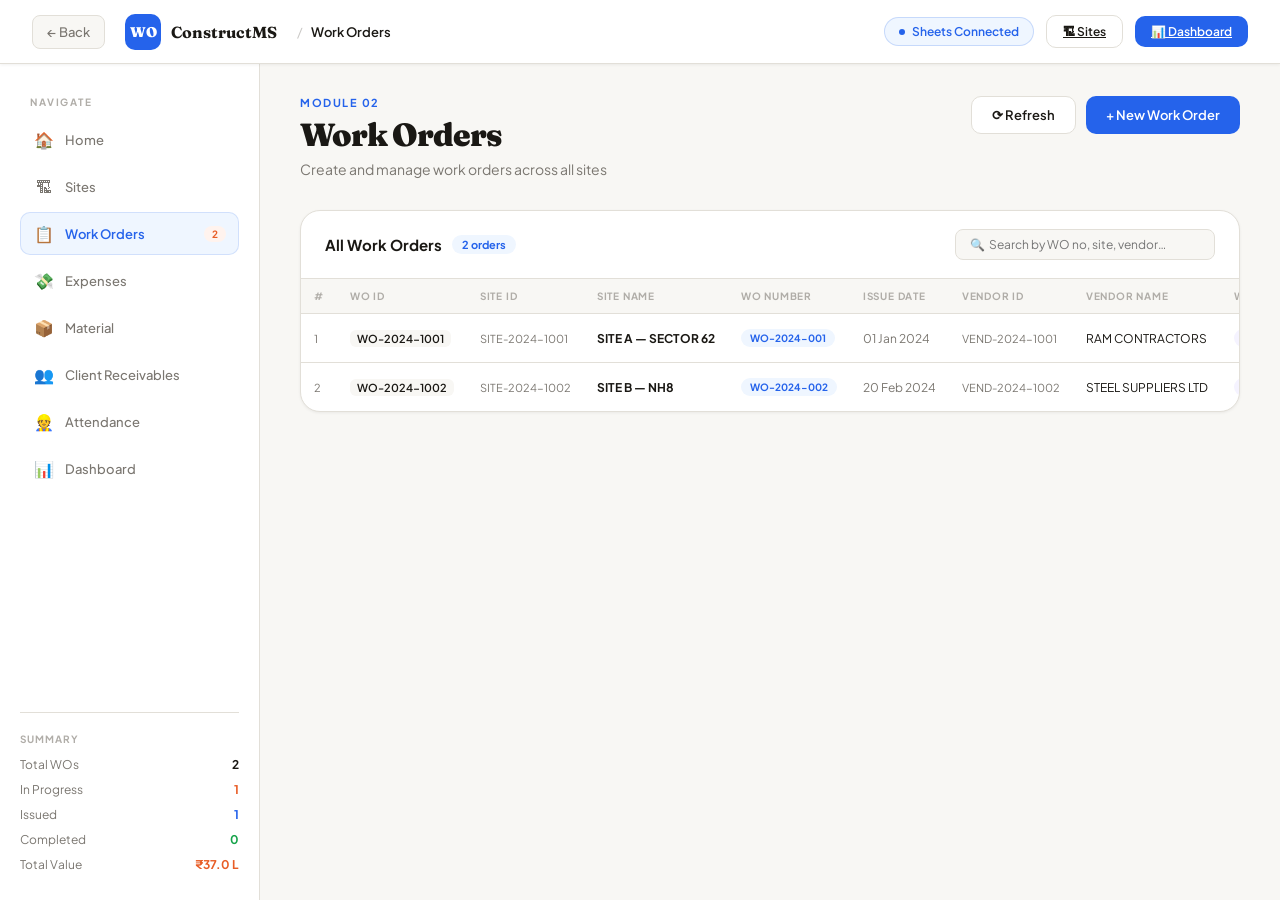
<file: workorder.html>
<!DOCTYPE html>
<html lang="en">
<head>
<meta charset="UTF-8"/>
<meta name="viewport" content="width=device-width, initial-scale=1.0"/>
<title>Work Orders — ConstructMS</title>
<link href="https://fonts.googleapis.com/css2?family=Plus+Jakarta+Sans:wght@300;400;500;600;700;800&family=Fraunces:ital,wght@0,700;0,900;1,700&display=swap" rel="stylesheet"/>
<style>
  :root {
    --white: #ffffff;
    --off-white: #f8f7f4;
    --border: #e2dfd8;
    --text: #1a1814;
    --text-muted: #7a7670;
    --text-light: #b0ada8;
    --accent: #e85d26;
    --accent-light: #ff7a45;
    --accent-bg: #fff3ee;
    --blue: #2563eb;
    --blue-bg: #eff6ff;
    --green: #16a34a;
    --green-bg: #f0fdf4;
    --amber: #d97706;
    --amber-bg: #fffbeb;
    --purple: #7c3aed;
    --purple-bg: #f5f3ff;
    --red: #dc2626;
    --red-bg: #fef2f2;
    --shadow-sm: 0 1px 3px rgba(0,0,0,0.06);
    --shadow-lg: 0 20px 60px rgba(0,0,0,0.15);
    --radius: 12px;
    --radius-lg: 20px;
  }
  * { box-sizing: border-box; margin: 0; padding: 0; }
  body { font-family: 'Plus Jakarta Sans', sans-serif; background: var(--off-white); color: var(--text); min-height: 100vh; }

  /* TOPBAR */
  .topbar {
    background: var(--white); border-bottom: 1px solid var(--border);
    padding: 0 32px; height: 64px;
    display: flex; align-items: center; justify-content: space-between;
    position: sticky; top: 0; z-index: 100; box-shadow: var(--shadow-sm);
  }
  .topbar-left { display: flex; align-items: center; gap: 20px; }
  .back-btn {
    display: flex; align-items: center; gap: 8px; padding: 8px 14px;
    background: var(--off-white); border: 1px solid var(--border); border-radius: 8px;
    cursor: pointer; font-size: 13px; font-weight: 500;
    color: var(--text-muted); text-decoration: none; transition: all 0.15s;
  }
  .back-btn:hover { border-color: var(--blue); color: var(--blue); }
  .brand-icon {
    width: 36px; height: 36px; background: var(--blue); border-radius: 10px;
    display: flex; align-items: center; justify-content: center;
    font-family: 'Fraunces', serif; font-weight: 900; font-size: 14px; color: white;
  }
  .brand-name { font-family: 'Fraunces', serif; font-weight: 700; font-size: 16px; }
  .page-breadcrumb { display: flex; align-items: center; gap: 8px; font-size: 13px; color: var(--text-muted); }
  .breadcrumb-current { color: var(--text); font-weight: 600; }
  .topbar-right { display: flex; align-items: center; gap: 12px; }
  .sync-pill {
    display: flex; align-items: center; gap: 7px; background: var(--blue-bg);
    border: 1px solid rgba(37,99,235,0.2); color: var(--blue);
    padding: 6px 14px; border-radius: 100px; font-size: 12px; font-weight: 600;
  }
  .sync-dot { width: 6px; height: 6px; background: var(--blue); border-radius: 50%; animation: pulse 2s infinite; }
  @keyframes pulse { 0%,100%{opacity:1} 50%{opacity:0.3} }

  /* LAYOUT */
  .body-wrap { display: grid; grid-template-columns: 260px 1fr; min-height: calc(100vh - 64px); }

  /* SIDEBAR */
  .sidebar {
    background: var(--white); border-right: 1px solid var(--border);
    padding: 28px 20px; display: flex; flex-direction: column; gap: 4px;
  }
  .sidebar-section { font-size: 10px; font-weight: 700; color: var(--text-light); letter-spacing: 1.5px; text-transform: uppercase; padding: 14px 10px 6px; }
  .sidebar-section:first-child { padding-top: 4px; }
  .nav-item {
    display: flex; align-items: center; gap: 10px; padding: 10px 12px; border-radius: 10px;
    cursor: pointer; text-decoration: none; font-size: 13px; font-weight: 500;
    color: var(--text-muted); transition: all 0.15s; border: 1px solid transparent;
  }
  .nav-item:hover { background: var(--off-white); color: var(--text); }
  .nav-item.active { background: var(--blue-bg); color: var(--blue); border-color: rgba(37,99,235,0.15); font-weight: 600; }
  .nav-item-icon { font-size: 16px; width: 22px; text-align: center; }
  .nav-badge { margin-left: auto; border-radius: 100px; padding: 2px 8px; font-size: 10px; font-weight: 700; }
  .nav-badge.amber { background: var(--accent-bg); color: var(--accent); }

  /* MAIN */
  .main-content { padding: 32px 40px; overflow-y: auto; }
  .page-header { display: flex; align-items: flex-start; justify-content: space-between; margin-bottom: 32px; }
  .page-eyebrow { font-size: 11px; font-weight: 700; color: var(--blue); letter-spacing: 1.5px; text-transform: uppercase; margin-bottom: 6px; }
  .page-title { font-family: 'Fraunces', serif; font-size: 32px; font-weight: 900; letter-spacing: -1px; margin-bottom: 6px; }
  .page-desc { font-size: 14px; color: var(--text-muted); }
  .page-actions { display: flex; gap: 10px; }

  .btn {
    display: inline-flex; align-items: center; gap: 8px; padding: 10px 20px;
    border-radius: 10px; font-size: 13px; font-weight: 600; cursor: pointer; border: none;
    font-family: 'Plus Jakarta Sans', sans-serif; transition: all 0.15s;
  }
  .btn-primary { background: var(--blue); color: white; }
  .btn-primary:hover { background: #1d4ed8; box-shadow: 0 6px 20px rgba(37,99,235,0.3); transform: translateY(-1px); }
  .btn-ghost { background: var(--white); color: var(--text); border: 1.5px solid var(--border); }
  .btn-ghost:hover { border-color: var(--blue); color: var(--blue); }

  /* TABLE CARD */
  .table-card {
    background: var(--white); border: 1px solid var(--border);
    border-radius: var(--radius-lg); overflow: hidden; box-shadow: var(--shadow-sm); margin-bottom: 28px;
  }
  .table-header {
    padding: 18px 24px; border-bottom: 1px solid var(--border);
    display: flex; align-items: center; justify-content: space-between;
  }
  .table-title { font-size: 15px; font-weight: 700; }
  .table-count { background: var(--blue-bg); color: var(--blue); border-radius: 100px; padding: 3px 10px; font-size: 11px; font-weight: 700; }
  .table-scroll { overflow-x: auto; }
  table { width: 100%; border-collapse: collapse; min-width: 2000px; }
  thead th {
    padding: 11px 13px; text-align: left; font-size: 10px; font-weight: 700;
    color: var(--text-light); letter-spacing: 0.8px; text-transform: uppercase;
    background: var(--off-white); border-bottom: 1px solid var(--border); white-space: nowrap;
  }
  tbody td {
    padding: 11px 13px; font-size: 12px; color: var(--text);
    border-bottom: 1px solid var(--border); vertical-align: middle; white-space: nowrap;
  }
  tbody tr:last-child td { border-bottom: none; }
  tbody tr:hover td { background: var(--off-white); }

  .tag { display: inline-flex; align-items: center; padding: 3px 9px; border-radius: 100px; font-size: 10px; font-weight: 700; white-space: nowrap; }
  .tag.green  { background: var(--green-bg); color: var(--green); }
  .tag.amber  { background: var(--amber-bg); color: var(--amber); }
  .tag.blue   { background: var(--blue-bg); color: var(--blue); }
  .tag.red    { background: var(--red-bg); color: var(--red); }
  .tag.orange { background: var(--accent-bg); color: var(--accent); }
  .tag.purple { background: var(--purple-bg); color: var(--purple); }

  .prog-wrap { background: var(--border); border-radius: 100px; height: 5px; overflow: hidden; min-width: 70px; margin-top: 4px; }
  .prog-fill { height: 100%; border-radius: 100px; }
  .prog-fill.orange { background: var(--accent); }
  .prog-fill.red    { background: var(--red); }
  .prog-fill.green  { background: var(--green); }
  .prog-fill.blue   { background: var(--blue); }

  /* AUTO / READONLY display fields */
  .field-auto {
    width: 100%; padding: 10px 14px; background: var(--blue-bg); border: 1.5px solid rgba(37,99,235,0.2);
    border-radius: 10px; font-family: 'Plus Jakarta Sans', sans-serif; font-size: 12px;
    color: var(--blue); font-weight: 700; cursor: default; user-select: all; letter-spacing: 0.3px;
  }
  .auto-badge {
    display: inline-flex; align-items: center; gap: 4px; padding: 2px 7px;
    background: var(--blue-bg); color: var(--blue); border-radius: 100px;
    font-size: 9px; font-weight: 700; letter-spacing: 0.5px; text-transform: uppercase;
    margin-left: 6px; vertical-align: middle;
  }

  /* ══════════════════════════════════════════
     MODAL OVERLAY — same pattern as sites.html
  ══════════════════════════════════════════ */
  .modal-overlay {
    position: fixed; inset: 0; z-index: 500;
    background: rgba(26, 24, 20, 0.55);
    backdrop-filter: blur(3px);
    display: flex; align-items: center; justify-content: center;
    padding: 20px;
    opacity: 0; pointer-events: none;
    transition: opacity 0.22s ease;
  }
  .modal-overlay.open { opacity: 1; pointer-events: all; }

  .modal-box {
    background: var(--white); border-radius: var(--radius-lg);
    width: 100%; max-width: 900px; max-height: 92vh;
    display: flex; flex-direction: column;
    box-shadow: var(--shadow-lg);
    transform: translateY(24px) scale(0.98);
    transition: transform 0.25s cubic-bezier(0.34, 1.56, 0.64, 1);
    overflow: hidden;
  }
  .modal-overlay.open .modal-box { transform: translateY(0) scale(1); }

  .modal-head {
    padding: 20px 28px; border-bottom: 1px solid var(--border);
    display: flex; align-items: center; justify-content: space-between;
    background: var(--off-white); flex-shrink: 0;
  }
  .modal-head-left { display: flex; align-items: center; gap: 14px; }
  .modal-head-icon { width: 42px; height: 42px; border-radius: 12px; background: var(--blue-bg); display: flex; align-items: center; justify-content: center; font-size: 20px; flex-shrink: 0; }
  .modal-head-title { font-size: 16px; font-weight: 700; margin-bottom: 2px; }
  .modal-head-sub { font-size: 12px; color: var(--text-muted); }
  .modal-close {
    width: 34px; height: 34px; border-radius: 8px; border: 1.5px solid var(--border);
    background: var(--white); cursor: pointer; font-size: 16px; color: var(--text-muted);
    display: flex; align-items: center; justify-content: center; transition: all 0.15s; flex-shrink: 0;
  }
  .modal-close:hover { border-color: var(--red); color: var(--red); background: var(--red-bg); }

  .modal-body { overflow-y: auto; padding: 28px; flex: 1; }
  .modal-body::-webkit-scrollbar { width: 5px; }
  .modal-body::-webkit-scrollbar-track { background: transparent; }
  .modal-body::-webkit-scrollbar-thumb { background: var(--border); border-radius: 10px; }

  .modal-foot {
    padding: 16px 28px; border-top: 1px solid var(--border); background: var(--off-white);
    display: flex; align-items: center; justify-content: space-between; gap: 12px; flex-shrink: 0;
  }
  .footer-hint { font-size: 11px; color: var(--text-light); display: flex; align-items: center; gap: 6px; }

  /* FORM FIELDS */
  .fields-grid { display: grid; grid-template-columns: 1fr 1fr; gap: 16px; margin-bottom: 16px; }
  .fields-grid.cols3 { grid-template-columns: 1fr 1fr 1fr; }
  .fields-grid.cols4 { grid-template-columns: 1fr 1fr 1fr 1fr; }
  .field { display: flex; flex-direction: column; gap: 7px; }
  .field.full { grid-column: 1 / -1; }
  .field-label { font-size: 10px; font-weight: 700; color: var(--text-muted); letter-spacing: 0.8px; text-transform: uppercase; }
  .req { color: var(--accent); margin-left: 2px; }

  .input-wrap { position: relative; }
  .field-input, .field-select, .field-textarea {
    width: 100%; padding: 10px 14px; background: var(--off-white); border: 1.5px solid var(--border);
    border-radius: 10px; font-family: 'Plus Jakarta Sans', sans-serif; font-size: 13px; color: var(--text);
    outline: none; transition: all 0.2s; appearance: none;
  }
  .field-input::placeholder { color: var(--text-light); }
  .field-input:focus, .field-select:focus, .field-textarea:focus {
    border-color: var(--blue); background: var(--white);
    box-shadow: 0 0 0 4px rgba(37,99,235,0.08);
  }
  .field-textarea { resize: vertical; min-height: 72px; }
  .field-select {
    background-image: url("data:image/svg+xml,%3Csvg xmlns='http://www.w3.org/2000/svg' width='16' height='16' viewBox='0 0 24 24' fill='none' stroke='%237a7670' stroke-width='2'%3E%3Cpath d='M6 9l6 6 6-6'/%3E%3C/svg%3E");
    background-repeat: no-repeat; background-position: right 12px center; padding-right: 36px;
  }
  .input-prefix { position: absolute; left: 12px; top: 50%; transform: translateY(-50%); font-size: 13px; font-weight: 600; color: var(--text-muted); pointer-events: none; }
  .has-prefix .field-input { padding-left: 28px; }

  .section-divider { display: flex; align-items: center; gap: 12px; margin: 20px 0 16px; }
  .sd-line { flex: 1; height: 1px; background: var(--border); }
  .sd-label { font-size: 10px; font-weight: 700; color: var(--text-light); letter-spacing: 1px; text-transform: uppercase; white-space: nowrap; }

  /* LOCKED FIELDS */
  .field-input:disabled, .field-select:disabled, .field-textarea:disabled {
    opacity: 0.42; cursor: not-allowed;
    background: var(--border) !important; border-color: var(--border) !important;
    box-shadow: none !important;
  }

  /* EDIT LOCK BANNER */
  .edit-lock-banner {
    background: var(--amber-bg); border: 1.5px solid rgba(217,119,6,0.4);
    color: #92400e; padding: 11px 16px; border-radius: 10px;
    font-size: 12px; font-weight: 600; margin-bottom: 18px;
    display: flex; align-items: flex-start; gap: 10px; line-height: 1.6;
  }

  /* EMPTY */
  .empty-state { text-align: center; padding: 48px 20px; }
  .empty-icon { font-size: 36px; margin-bottom: 10px; opacity: 0.4; }
  .empty-text { font-size: 13px; color: var(--text-muted); }

  /* TOAST */
  .toast {
    position: fixed; bottom: 28px; right: 28px; padding: 14px 20px; border-radius: var(--radius);
    font-size: 13px; font-weight: 600; display: flex; align-items: center; gap: 10px;
    box-shadow: var(--shadow-lg); transform: translateY(80px); opacity: 0;
    transition: all 0.35s cubic-bezier(0.34,1.56,0.64,1); z-index: 999; min-width: 240px;
  }
  .toast.show { transform: translateY(0); opacity: 1; }
  .toast.success { background: var(--text); color: white; }
  .toast.error   { background: var(--red); color: white; }
  .toast.info    { background: var(--blue); color: white; }

  @keyframes fadeUp { from{opacity:0;transform:translateY(16px)} to{opacity:1;transform:translateY(0)} }
  .anim { opacity:0; animation: fadeUp 0.4s ease forwards; }
  .a1{animation-delay:0.05s} .a2{animation-delay:0.1s} .a3{animation-delay:0.15s}

  body.modal-open { overflow: hidden; }
</style>
</head>
<body>

<div class="topbar">
  <div class="topbar-left">
    <a href="index.html" class="back-btn">← Back</a>
    <div style="display:flex;align-items:center;gap:10px;">
      <div class="brand-icon">WO</div>
      <div class="brand-name">ConstructMS</div>
    </div>
    <div class="page-breadcrumb">
      <span style="opacity:0.4;">/</span>
      <span class="breadcrumb-current">Work Orders</span>
    </div>
  </div>
  <div class="topbar-right">
    <div class="sync-pill"><span class="sync-dot"></span>Sheets Connected</div>
    <a href="sites.html"     class="btn btn-ghost"   style="padding:8px 16px;font-size:12px;">🏗 Sites</a>
    <a href="dashboard.html" class="btn btn-primary" style="padding:8px 16px;font-size:12px;">📊 Dashboard</a>
  </div>
</div>

<div class="body-wrap">
  <aside class="sidebar">
    <div class="sidebar-section">Navigate</div>
    <a href="index.html"      class="nav-item"><span class="nav-item-icon">🏠</span> Home</a>
    <a href="sites.html"      class="nav-item"><span class="nav-item-icon">🏗</span> Sites</a>
    <a href="workorder.html"  class="nav-item active"><span class="nav-item-icon">📋</span> Work Orders<span class="nav-badge amber" id="exp-nav-count">0</span></a>
    <a href="expense.html"    class="nav-item"><span class="nav-item-icon">💸</span> Expenses</a>
    <a href="material.html"   class="nav-item"><span class="nav-item-icon">📦</span> Material</a>
    <a href="client.html"     class="nav-item"><span class="nav-item-icon">👥</span> Client Receivables</a>
    <a href="attendance.html" class="nav-item"><span class="nav-item-icon">👷</span> Attendance</a>
    <a href="dashboard.html"  class="nav-item"><span class="nav-item-icon">📊</span> Dashboard</a>

    <div style="margin-top:auto;padding-top:20px;border-top:1px solid var(--border);">
      <div style="font-size:10px;font-weight:700;color:var(--text-light);letter-spacing:1px;text-transform:uppercase;margin-bottom:12px;">Summary</div>
      <div style="display:flex;flex-direction:column;gap:10px;">
        <div style="display:flex;justify-content:space-between;font-size:12px;"><span style="color:var(--text-muted);">Total WOs</span><span style="font-weight:700;" id="qs-total">—</span></div>
        <div style="display:flex;justify-content:space-between;font-size:12px;"><span style="color:var(--text-muted);">In Progress</span><span style="font-weight:700;color:var(--accent);" id="qs-inprogress">—</span></div>
        <div style="display:flex;justify-content:space-between;font-size:12px;"><span style="color:var(--text-muted);">Issued</span><span style="font-weight:700;color:var(--blue);" id="qs-issued">—</span></div>
        <div style="display:flex;justify-content:space-between;font-size:12px;"><span style="color:var(--text-muted);">Completed</span><span style="font-weight:700;color:var(--green);" id="qs-completed">—</span></div>
        <div style="display:flex;justify-content:space-between;font-size:12px;"><span style="color:var(--text-muted);">Total Value</span><span style="font-weight:700;color:var(--accent);" id="qs-value">—</span></div>
      </div>
    </div>
  </aside>

  <main class="main-content">

    <div class="page-header anim a1">
      <div>
        <div class="page-eyebrow">Module 02</div>
        <h1 class="page-title">Work Orders</h1>
        <p class="page-desc">Create and manage work orders across all sites</p>
      </div>
      <div class="page-actions">
        <button class="btn btn-ghost" onclick="loadWorkOrders()">⟳ Refresh</button>
        <button class="btn btn-primary" onclick="openNewWOModal()">+ New Work Order</button>
      </div>
    </div>

    <!-- WORK ORDERS TABLE -->
    <div class="table-card anim a2">
      <div class="table-header">
        <div style="display:flex;align-items:center;gap:10px;">
          <span class="table-title">All Work Orders</span>
          <span class="table-count" id="wo-count-badge">Loading…</span>
        </div>
        <input id="wo-search" type="text" placeholder="🔍  Search by WO no, site, vendor…"
          style="padding:7px 14px;background:var(--off-white);border:1px solid var(--border);border-radius:8px;font-size:12px;font-family:inherit;outline:none;width:260px;"
          oninput="filterWOs()"
          onfocus="this.style.borderColor='var(--blue)'" onblur="this.style.borderColor='var(--border)'"/>
      </div>
      <div class="table-scroll">
        <table>
          <thead>
            <tr>
              <th>#</th>
              <th>WO ID</th>
              <th>Site ID</th>
              <th>Site Name</th>
              <th>WO Number</th>
              <th>Issue Date</th>
              <th>Vendor ID</th>
              <th>Vendor Name</th>
              <th>Work Type</th>
              <th>Scope of Work</th>
              <th>Work Category</th>
              <th>WO Amount</th>
              <th>Advance</th>
              <th>Start Date</th>
              <th>Planned End</th>
              <th>Actual End</th>
              <th>Status</th>
              <th>Priority</th>
              <th>Payment Terms</th>
              <th>Payment Status</th>
              <th>Completion</th>
              <th>Remarks</th>
              <th>Created At</th>
              <th>Created By</th>
              <th>Action</th>
            </tr>
          </thead>
          <tbody id="wo-tbody">
            <tr><td colspan="25"><div class="empty-state"><div class="empty-icon">📋</div><div class="empty-text">Loading work orders…</div></div></td></tr>
          </tbody>
        </table>
      </div>
    </div>

  </main>
</div>

<!-- ══════════════════════════════════════════════
     MODAL POPUP FORM
══════════════════════════════════════════════ -->
<div class="modal-overlay" id="wo-modal" onclick="handleOverlayClick(event)">
  <div class="modal-box" id="wo-modal-box">

    <div class="modal-head">
      <div class="modal-head-left">
        <div class="modal-head-icon">📋</div>
        <div>
          <div class="modal-head-title" id="wo-form-title">New Work Order</div>
          <div class="modal-head-sub" id="wo-form-subtitle">Create a work order and assign to a site</div>
        </div>
      </div>
      <button class="modal-close" onclick="closeModal()" title="Close">✕</button>
    </div>

    <div class="modal-body" id="wo-modal-body">

      <!-- Hidden fields -->
      <input type="hidden" id="wo-id"/>
      <input type="hidden" id="wo-vendor-id"/>
      <input type="hidden" id="wo-site-id"/>

      <!-- Edit lock banner -->
      <div id="wo-edit-lock-banner" class="edit-lock-banner" style="display:none;">
        ⚠️&nbsp; <span><strong>Edit Mode:</strong> Only <strong>Payment Terms, Payment Status, Start Date, Planned End, Actual End, Completion %, Status, Priority</strong> and <strong>Remarks</strong> can be changed. All other fields are locked.</span>
      </div>

      <!-- SECTION 1: Core Info -->
      <div class="section-divider"><div class="sd-line"></div><div class="sd-label">📋 Work Order Details</div><div class="sd-line"></div></div>
      <div class="fields-grid cols3">
        <div class="field">
          <label class="field-label">Work Order ID <span class="auto-badge">⚡ Auto</span></label>
          <div class="field-auto" id="wo-id-display">Will be generated on save</div>
        </div>
        <div class="field">
          <label class="field-label">Site Name <span class="req">*</span></label>
          <select class="field-select" id="wo-site-name" onchange="onSiteSelect()">
            <option value="">— Select Active Site —</option>
          </select>
        </div>
        <div class="field">
          <label class="field-label">Site ID <span class="auto-badge">⚡ Auto</span></label>
          <div class="field-auto" id="wo-site-id-display">—</div>
        </div>
        <div class="field">
          <label class="field-label">Issue Date</label>
          <input class="field-input" id="wo-issue-date" type="date"/>
        </div>
        <div class="field">
          <label class="field-label">Work Type <span class="req">*</span></label>
          <select class="field-select" id="wo-type">
            <option>Civil Work</option>
            <option>Electrical</option>
            <option>Plumbing</option>
            <option>Finishing</option>
            <option>Structural</option>
            <option>Excavation</option>
            <option>Road Work</option>
            <option>Painting</option>
            <option>Tiling</option>
            <option>False Ceiling</option>
            <option>Waterproofing</option>
            <option>Other</option>
          </select>
        </div>
        <div class="field">
          <label class="field-label">Work Category</label>
          <select class="field-select" id="wo-category">
            <option>Labour + Material</option>
            <option>Labour</option>
            <option>Material</option>
            <option>Machinery</option>
            <option>Consultancy</option>
            <option>Other</option>
          </select>
        </div>
        <div class="field full">
          <label class="field-label">Scope of Work</label>
          <textarea class="field-textarea" id="wo-scope" placeholder="Detailed description of work scope…"></textarea>
        </div>
      </div>

      <!-- SECTION 2: Vendor -->
      <div class="section-divider"><div class="sd-line"></div><div class="sd-label">👔 Vendor Details</div><div class="sd-line"></div></div>
      <div class="fields-grid cols3">
        <div class="field">
          <label class="field-label">Vendor ID <span class="auto-badge">⚡ Auto</span></label>
          <div class="field-auto" id="wo-vendor-id-display">Will be generated on save</div>
        </div>
        <div class="field">
          <label class="field-label">Vendor Name</label>
          <input class="field-input" id="wo-vendor-name" type="text" placeholder="Vendor / contractor name"/>
        </div>
        <div class="field">
          <label class="field-label">Work Order No.</label>
          <input class="field-input" id="wo-num" type="text" placeholder="WO-2024-XXX (auto if blank)"/>
        </div>
      </div>

      <!-- SECTION 3: Financials -->
      <div class="section-divider"><div class="sd-line"></div><div class="sd-label">💰 Financials</div><div class="sd-line"></div></div>
      <div class="fields-grid cols4">
        <div class="field">
          <label class="field-label">WO Amount (₹) <span class="req">*</span></label>
          <div class="input-wrap has-prefix">
            <span class="input-prefix">₹</span>
            <input class="field-input" id="wo-amount" type="number" placeholder="0"/>
          </div>
        </div>
        <div class="field">
          <label class="field-label">Advance Amount (₹)</label>
          <div class="input-wrap has-prefix">
            <span class="input-prefix">₹</span>
            <input class="field-input" id="wo-advance" type="number" placeholder="0"/>
          </div>
        </div>
        <div class="field">
          <label class="field-label">Payment Terms</label>
          <select class="field-select" id="wo-payment-terms">
            <option>Running Bill</option>
            <option>Lump Sum</option>
            <option>Milestone Based</option>
            <option>Item Rate</option>
            <option>Percentage Complete</option>
          </select>
        </div>
        <div class="field">
          <label class="field-label">Payment Status</label>
          <select class="field-select" id="wo-payment-status">
            <option>Unpaid</option>
            <option>Advance Paid</option>
            <option>Partially Paid</option>
            <option>Fully Paid</option>
            <option>On Hold</option>
          </select>
        </div>
      </div>

      <!-- SECTION 4: Timeline & Status -->
      <div class="section-divider"><div class="sd-line"></div><div class="sd-label">📅 Timeline & Status</div><div class="sd-line"></div></div>
      <div class="fields-grid cols4">
        <div class="field">
          <label class="field-label">Start Date</label>
          <input class="field-input" id="wo-start" type="date"/>
        </div>
        <div class="field">
          <label class="field-label">Planned End Date</label>
          <input class="field-input" id="wo-plan-end" type="date"/>
        </div>
        <div class="field">
          <label class="field-label">Actual End Date</label>
          <input class="field-input" id="wo-actual-end" type="date"/>
        </div>
        <div class="field">
          <label class="field-label">Completion %</label>
          <input class="field-input" id="wo-completion" type="number" min="0" max="100" placeholder="0"/>
        </div>
        <div class="field">
          <label class="field-label">Status</label>
          <select class="field-select" id="wo-status">
            <option>Issued</option>
            <option>In Progress</option>
            <option>On Hold</option>
            <option>Completed</option>
            <option>Cancelled</option>
            <option>Draft</option>
          </select>
        </div>
        <div class="field">
          <label class="field-label">Priority</label>
          <select class="field-select" id="wo-priority">
            <option>Normal</option>
            <option>Low</option>
            <option>High</option>
            <option>Urgent</option>
          </select>
        </div>
        <div class="field">
          <label class="field-label">Created By</label>
          <input class="field-input" id="wo-created-by" type="text" placeholder="Your name"/>
        </div>
        <div class="field">
          <label class="field-label">Remarks</label>
          <input class="field-input" id="wo-remarks" type="text" placeholder="Short note…"/>
        </div>
      </div>

    </div><!-- /modal-body -->

    <div class="modal-foot">
      <div class="footer-hint"><span>ℹ️</span> Fields marked <span style="color:var(--accent);font-weight:700;">*</span> are required. Saves to Google Sheets.</div>
      <div style="display:flex;gap:10px;">
        <button class="btn btn-ghost" onclick="clearWOForm()">Clear</button>
        <button class="btn btn-primary" onclick="submitWO()">
          <span id="wo-submit-icon">📋</span>
          <span id="wo-submit-text">Save Work Order</span>
        </button>
      </div>
    </div>

  </div><!-- /modal-box -->
</div><!-- /modal-overlay -->

<!-- TOAST -->
<div class="toast success" id="toast">
  <span id="toast-icon">✅</span>
  <span id="toast-msg">Saved!</span>
</div>

<script>
const API_URL = 'https://script.google.com/macros/s/AKfycbxHJLqjecbkU6jgWOEmFjv3NMZXxTkGzUMefwp9CM-4hNfRRX-D21CHxxT_j2zaoLLx/exec';
let allWOs      = [];
let activeSites = [];

/* ── Editable fields in edit mode ── */
const WO_EDITABLE_IN_EDIT = [
  'wo-payment-terms','wo-payment-status',
  'wo-start','wo-plan-end','wo-actual-end',
  'wo-completion','wo-status','wo-priority',
  'wo-created-by','wo-remarks'
];
const WO_ALL_FORM_FIELDS = [
  'wo-site-name','wo-issue-date','wo-type','wo-category',
  'wo-scope','wo-vendor-name','wo-num',
  'wo-amount','wo-advance',
  'wo-payment-terms','wo-payment-status',
  'wo-start','wo-plan-end','wo-actual-end',
  'wo-completion','wo-status','wo-priority',
  'wo-created-by','wo-remarks'
];
const CLOSED_STATUSES = ['Completed','Cancelled'];

/* ══════════════════════════════
   API — fast fetch with timeout
══════════════════════════════ */
async function api(action, data = {}) {
  try {
    const params = new URLSearchParams({ action, ...data });
    const ctrl   = new AbortController();
    const timer  = setTimeout(() => ctrl.abort(), 8000); // 8s timeout
    const res    = await fetch(`${API_URL}?${params}`, { signal: ctrl.signal });
    clearTimeout(timer);
    if (!res.ok) throw new Error('HTTP ' + res.status);
    return await res.json();
  } catch(e) {
    console.warn('API failed:', e.message);
    return null;
  }
}

/* ID generators */
function genWOId()     { return `WO-${new Date().getFullYear()}-${String(Math.floor(Math.random()*9000)+1000)}`; }
function genVendorId() { return `VEND-${new Date().getFullYear()}-${String(Math.floor(Math.random()*9000)+1000)}`; }

/* ══════════════════════════════
   LOAD ACTIVE SITES (parallel with WOs)
══════════════════════════════ */
async function loadActiveSites() {
  let sites = [];
  const d   = await api('getSites');
  sites     = (d && Array.isArray(d.sites) && d.sites.length) ? d.sites : getDemoSites();
  activeSites = sites.filter(s => !CLOSED_STATUSES.includes(s.status));

  const sel = document.getElementById('wo-site-name');
  sel.innerHTML = '<option value="">— Select Active Site —</option>';
  activeSites.forEach(s => {
    const o       = document.createElement('option');
    o.value       = s.name;
    o.dataset.id  = s.siteId;
    o.textContent = `${s.name}  [${s.siteId}]`;
    sel.appendChild(o);
  });
}

function getDemoSites() {
  return [
    { siteId:'SITE-2024-1001', name:'SITE A — SECTOR 62', status:'Active' },
    { siteId:'SITE-2024-1002', name:'SITE B — NH8',        status:'Active' },
    { siteId:'SITE-2024-1003', name:'SITE C — DWARKA',     status:'Planning' },
    { siteId:'SITE-2024-1004', name:'SITE D — FARIDABAD',  status:'Completed' },
  ];
}

function getDemoWOs() {
  return { workOrders: [
    {
      serialNo:1, workOrderId:'WO-2024-1001', siteId:'SITE-2024-1001',
      siteName:'SITE A — SECTOR 62', workOrderNo:'WO-2024-001',
      issueDate:'01 Jan 2024', vendorId:'VEND-2024-1001', vendorName:'RAM CONTRACTORS',
      workType:'Civil Work', scopeOfWork:'RCC slab & beam work for ground floor',
      workCategory:'Labour + Material', woAmount:1200000, advanceAmount:200000,
      startDate:'05 Jan 2024', plannedEndDate:'30 Mar 2024', actualEndDate:'—',
      status:'In Progress', priority:'High', paymentTerms:'Running Bill',
      paymentStatus:'Advance Paid', completion:55, remarks:'On schedule',
      createdAt:'01 Jan 2024', createdBy:'ADMIN'
    },
    {
      serialNo:2, workOrderId:'WO-2024-1002', siteId:'SITE-2024-1002',
      siteName:'SITE B — NH8', workOrderNo:'WO-2024-002',
      issueDate:'20 Feb 2024', vendorId:'VEND-2024-1002', vendorName:'STEEL SUPPLIERS LTD',
      workType:'Structural', scopeOfWork:'TMT steel supply for 3 floors',
      workCategory:'Material', woAmount:2500000, advanceAmount:500000,
      startDate:'25 Feb 2024', plannedEndDate:'30 Apr 2024', actualEndDate:'—',
      status:'Issued', priority:'Normal', paymentTerms:'Item Rate',
      paymentStatus:'Advance Paid', completion:0, remarks:'',
      createdAt:'20 Feb 2024', createdBy:'ADMIN'
    }
  ]};
}

/* ══════════════════════════════
   LOAD WORK ORDERS
══════════════════════════════ */
async function loadWorkOrders() {
  document.getElementById('wo-count-badge').textContent = 'Loading…';
  try {
    const d = await api('getWorkOrders');
    allWOs  = (d && Array.isArray(d.workOrders)) ? d.workOrders : getDemoWOs().workOrders;
  } catch(e) {
    allWOs = getDemoWOs().workOrders;
  }
  renderWOs(allWOs);
  updateStats(allWOs);
}

/* ══════════════════════════════
   RENDER
══════════════════════════════ */
const fmt = n => '₹' + Number(n||0).toLocaleString('en-IN');
const statusColors    = { 'In Progress':'orange', Issued:'blue', Completed:'green', 'On Hold':'amber', Cancelled:'red', Draft:'' };
const priorityColors  = { Normal:'blue', Low:'', High:'orange', Urgent:'red' };
const payStatusColors = { Unpaid:'red', 'Advance Paid':'amber', 'Partially Paid':'orange', 'Fully Paid':'green', 'On Hold':'amber' };

function renderWOs(wos) {
  document.getElementById('wo-count-badge').textContent = wos.length + ' orders';
  const nav = document.getElementById('exp-nav-count');
  if (nav) nav.textContent = wos.length;

  const tbody = document.getElementById('wo-tbody');
  if (!wos.length) {
    tbody.innerHTML = `<tr><td colspan="25"><div class="empty-state"><div class="empty-icon">📋</div><div class="empty-text">No work orders yet. Click "+ New Work Order" to get started!</div></div></td></tr>`;
    return;
  }
  tbody.innerHTML = wos.map((w, i) => {
    const pct = Math.min(100, Math.max(0, Number(w.completion || 0)));
    const barColor = pct >= 100 ? 'green' : pct >= 60 ? 'orange' : pct >= 30 ? 'blue' : 'red';
    return `
      <tr style="animation:fadeUp 0.3s ease ${i*0.04}s both;">
        <td style="color:var(--text-muted);font-size:11px;">${w.serialNo || i+1}</td>
        <td><span style="font-size:11px;background:var(--off-white);padding:2px 7px;border-radius:6px;font-weight:600;">${w.workOrderId || '—'}</span></td>
        <td style="color:var(--text-muted);font-size:11px;">${w.siteId || '—'}</td>
        <td style="font-weight:700;min-width:140px;">${w.siteName || '—'}</td>
        <td><span class="tag blue">${w.workOrderNo || '—'}</span></td>
        <td style="color:var(--text-muted);">${w.issueDate || '—'}</td>
        <td style="color:var(--text-muted);font-size:11px;">${w.vendorId || '—'}</td>
        <td>${w.vendorName || '—'}</td>
        <td><span class="tag purple">${w.workType || '—'}</span></td>
        <td style="max-width:160px;overflow:hidden;text-overflow:ellipsis;color:var(--text-muted);">${w.scopeOfWork || '—'}</td>
        <td><span class="tag orange">${w.workCategory || '—'}</span></td>
        <td style="font-weight:700;">${fmt(w.woAmount)}</td>
        <td style="color:var(--text-muted);">${fmt(w.advanceAmount)}</td>
        <td style="color:var(--text-muted);">${w.startDate || '—'}</td>
        <td style="color:var(--text-muted);">${w.plannedEndDate || '—'}</td>
        <td style="color:var(--text-muted);">${w.actualEndDate || '—'}</td>
        <td><span class="tag ${statusColors[w.status] || 'blue'}">${w.status || '—'}</span></td>
        <td><span class="tag ${priorityColors[w.priority] || 'blue'}">${w.priority || 'Normal'}</span></td>
        <td style="font-size:11px;">${w.paymentTerms || '—'}</td>
        <td><span class="tag ${payStatusColors[w.paymentStatus] || 'blue'}">${w.paymentStatus || '—'}</span></td>
        <td style="min-width:90px;">
          <div style="font-size:11px;font-weight:700;margin-bottom:3px;">${pct}%</div>
          <div class="prog-wrap"><div class="prog-fill ${barColor}" style="width:${pct}%"></div></div>
        </td>
        <td style="max-width:120px;overflow:hidden;text-overflow:ellipsis;color:var(--text-muted);">${w.remarks || '—'}</td>
        <td style="color:var(--text-muted);font-size:11px;">${w.createdAt || '—'}</td>
        <td style="color:var(--text-muted);font-size:11px;">${w.createdBy || '—'}</td>
        <td>
          <button class="btn btn-ghost" style="padding:5px 10px;font-size:11px;" onclick="editWO(${i})">✏️ Edit</button>
        </td>
      </tr>`;
  }).join('');
}

function filterWOs() {
  const q = document.getElementById('wo-search').value.toLowerCase();
  const filtered = allWOs.filter(w =>
    (w.workOrderNo||'').toLowerCase().includes(q) ||
    (w.siteName   ||'').toLowerCase().includes(q) ||
    (w.vendorName ||'').toLowerCase().includes(q) ||
    (w.workType   ||'').toLowerCase().includes(q)
  );
  renderWOs(filtered);
}

function updateStats(wos) {
  document.getElementById('qs-total').textContent      = wos.length;
  document.getElementById('qs-inprogress').textContent = wos.filter(w => w.status === 'In Progress').length;
  document.getElementById('qs-issued').textContent     = wos.filter(w => w.status === 'Issued').length;
  document.getElementById('qs-completed').textContent  = wos.filter(w => w.status === 'Completed').length;
  const total = wos.reduce((s, w) => s + Number(w.woAmount||0), 0);
  document.getElementById('qs-value').textContent = total >= 1e7
    ? '₹' + (total/1e7).toFixed(1) + ' Cr'
    : '₹' + (total/1e5).toFixed(1) + ' L';
}

/* ══════════════════════════════
   MODAL CONTROLS
══════════════════════════════ */
function openModal() {
  document.getElementById('wo-modal').classList.add('open');
  document.body.classList.add('modal-open');
  document.getElementById('wo-modal-body').scrollTop = 0;
}

function closeModal() {
  document.getElementById('wo-modal').classList.remove('open');
  document.body.classList.remove('modal-open');
}

function handleOverlayClick(e) {
  if (e.target === document.getElementById('wo-modal')) closeModal();
}

document.addEventListener('keydown', e => { if (e.key === 'Escape') closeModal(); });

/* Open modal for NEW work order */
function openNewWOModal() {
  clearWOForm();
  openModal();
}

/* ══════════════════════════════
   EDIT MODE LOCK/UNLOCK
══════════════════════════════ */
function setWOEditMode(isEdit) {
  WO_ALL_FORM_FIELDS.forEach(id => {
    const el = document.getElementById(id);
    if (!el) return;
    el.disabled = isEdit && !WO_EDITABLE_IN_EDIT.includes(id);
  });
  document.getElementById('wo-edit-lock-banner').style.display = isEdit ? 'flex' : 'none';
}

/* ══════════════════════════════
   SITE SELECT → AUTO-FILL SITE ID
══════════════════════════════ */
function onSiteSelect() {
  const sel  = document.getElementById('wo-site-name');
  const opt  = sel.options[sel.selectedIndex];
  const id   = opt ? (opt.dataset.id || '') : '';
  document.getElementById('wo-site-id').value                  = id;
  document.getElementById('wo-site-id-display').textContent    = id || '—';
  document.getElementById('wo-site-id-display').style.color    = id ? 'var(--green)' : 'var(--blue)';
}

/* ══════════════════════════════
   SUBMIT
══════════════════════════════ */
async function submitWO() {
  const siteName = document.getElementById('wo-site-name').value.trim();
  const siteId   = document.getElementById('wo-site-id').value.trim();
  const amount   = document.getElementById('wo-amount').value;

  if (!siteName || !siteId) { showToast('⚠️ Please select an active site', 'error'); return; }
  if (!amount)               { showToast('⚠️ WO Amount is required', 'error'); return; }

  const woId   = document.getElementById('wo-id').value;
  const isEdit = !!woId;

  document.getElementById('wo-submit-text').textContent = 'Saving…';
  document.getElementById('wo-submit-icon').textContent = '⏳';

  const vendorId = isEdit ? document.getElementById('wo-vendor-id').value : genVendorId();

  const data = {
    action:         isEdit ? 'updateWorkOrder' : 'addWorkOrder',
    siteId, siteName,
    workOrderNo:    document.getElementById('wo-num').value,
    issueDate:      document.getElementById('wo-issue-date').value,
    vendorId,
    vendorName:     document.getElementById('wo-vendor-name').value,
    workType:       document.getElementById('wo-type').value,
    scopeOfWork:    document.getElementById('wo-scope').value,
    workCategory:   document.getElementById('wo-category').value,
    woAmount:       amount,
    advanceAmount:  document.getElementById('wo-advance').value || 0,
    startDate:      document.getElementById('wo-start').value,
    plannedEndDate: document.getElementById('wo-plan-end').value,
    actualEndDate:  document.getElementById('wo-actual-end').value,
    status:         document.getElementById('wo-status').value,
    priority:       document.getElementById('wo-priority').value,
    paymentTerms:   document.getElementById('wo-payment-terms').value,
    paymentStatus:  document.getElementById('wo-payment-status').value,
    completion:     document.getElementById('wo-completion').value || 0,
    remarks:        document.getElementById('wo-remarks').value,
    createdBy:      document.getElementById('wo-created-by').value || 'Admin',
  };
  if (isEdit) data.workOrderId = woId;

  await api(data.action, data);

  document.getElementById('wo-submit-text').textContent = 'Save Work Order';
  document.getElementById('wo-submit-icon').textContent = '📋';

  showToast(isEdit ? '✅ Work Order updated!' : '✅ Work Order saved to Sheets!', 'success');
  closeModal();
  loadWorkOrders();
}

/* ══════════════════════════════
   CLEAR FORM
══════════════════════════════ */
function clearWOForm() {
  ['wo-id','wo-scope','wo-vendor-name','wo-num',
   'wo-amount','wo-advance','wo-start','wo-plan-end',
   'wo-actual-end','wo-completion','wo-remarks','wo-created-by']
    .forEach(id => { const el = document.getElementById(id); if(el) el.value = ''; });

  document.getElementById('wo-site-name').value       = '';
  document.getElementById('wo-site-id').value         = '';
  document.getElementById('wo-vendor-id').value       = '';
  document.getElementById('wo-site-id-display').textContent    = '—';
  document.getElementById('wo-site-id-display').style.color    = 'var(--blue)';
  document.getElementById('wo-status').value          = 'Issued';
  document.getElementById('wo-priority').value        = 'Normal';
  document.getElementById('wo-payment-terms').value   = 'Running Bill';
  document.getElementById('wo-payment-status').value  = 'Unpaid';
  document.getElementById('wo-issue-date').value      = new Date().toISOString().split('T')[0];

  // Refresh preview auto-IDs
  const newWOId    = genWOId();
  const newVendId  = genVendorId();
  document.getElementById('wo-id-display').textContent       = newWOId;
  document.getElementById('wo-id-display').style.color       = 'var(--blue)';
  document.getElementById('wo-vendor-id-display').textContent = newVendId;
  document.getElementById('wo-vendor-id-display').style.color = 'var(--blue)';
  document.getElementById('wo-vendor-id').value = newVendId;

  document.getElementById('wo-form-title').textContent    = 'New Work Order';
  document.getElementById('wo-form-subtitle').textContent = 'Create a work order and assign to a site';

  setWOEditMode(false);
}

/* ══════════════════════════════
   EDIT WORK ORDER → OPEN MODAL
══════════════════════════════ */
function editWO(idx) {
  const w = allWOs[idx];
  if (!w) return;

  // Fill hidden & display
  document.getElementById('wo-id').value                       = w.workOrderId || '';
  document.getElementById('wo-id-display').textContent         = w.workOrderId || '—';
  document.getElementById('wo-id-display').style.color         = 'var(--green)';

  document.getElementById('wo-vendor-id').value                = w.vendorId || '';
  document.getElementById('wo-vendor-id-display').textContent  = w.vendorId || '—';
  document.getElementById('wo-vendor-id-display').style.color  = 'var(--green)';

  // Site dropdown — add temp option if site is now closed/missing
  const sel = document.getElementById('wo-site-name');
  let found = [...sel.options].find(o => o.value === w.siteName);
  if (!found && w.siteName) {
    const o       = document.createElement('option');
    o.value       = w.siteName;
    o.dataset.id  = w.siteId || '';
    o.textContent = `${w.siteName}  [${w.siteId}]`;
    sel.appendChild(o);
  }
  sel.value = w.siteName || '';
  document.getElementById('wo-site-id').value                  = w.siteId || '';
  document.getElementById('wo-site-id-display').textContent    = w.siteId || '—';
  document.getElementById('wo-site-id-display').style.color    = 'var(--green)';

  // Text / number fields
  document.getElementById('wo-vendor-name').value  = w.vendorName || '';
  document.getElementById('wo-num').value          = w.workOrderNo || '';
  document.getElementById('wo-scope').value        = w.scopeOfWork || '';
  document.getElementById('wo-amount').value       = w.woAmount || '';
  document.getElementById('wo-advance').value      = w.advanceAmount || '';
  document.getElementById('wo-completion').value   = w.completion || 0;
  document.getElementById('wo-remarks').value      = w.remarks || '';
  document.getElementById('wo-created-by').value   = w.createdBy || '';

  // Date fields — parse friendly format
  const parseDate = ds => {
    if (!ds || ds === '—') return '';
    if (/^\d{4}-\d{2}-\d{2}$/.test(ds)) return ds;
    const d = new Date(ds);
    return isNaN(d) ? '' : d.toISOString().split('T')[0];
  };
  document.getElementById('wo-issue-date').value  = parseDate(w.issueDate);
  document.getElementById('wo-start').value       = parseDate(w.startDate);
  document.getElementById('wo-plan-end').value    = parseDate(w.plannedEndDate);
  document.getElementById('wo-actual-end').value  = parseDate(w.actualEndDate);

  // Selects
  const selMap = {
    'wo-type':           w.workType,
    'wo-category':       w.workCategory,
    'wo-status':         w.status,
    'wo-priority':       w.priority,
    'wo-payment-terms':  w.paymentTerms,
    'wo-payment-status': w.paymentStatus,
  };
  Object.entries(selMap).forEach(([id, val]) => {
    const el = document.getElementById(id);
    if (el && val) { const o = [...el.options].find(o => o.value === val); if (o) el.value = val; }
  });

  document.getElementById('wo-form-title').textContent    = '✏️ Edit WO — ' + (w.workOrderNo || w.workOrderId);
  document.getElementById('wo-form-subtitle').textContent = 'Only Payment, Status, Dates, Completion & Priority editable';

  // Lock non-editable fields
  setWOEditMode(true);

  // Open modal
  openModal();
  showToast('ℹ️ Edit mode — limited fields editable', 'info');
}

/* ══════════════════════════════
   TOAST
══════════════════════════════ */
function showToast(msg, type = 'success') {
  const t = document.getElementById('toast');
  const parts = msg.split(' ');
  document.getElementById('toast-icon').textContent = parts[0];
  document.getElementById('toast-msg').textContent  = parts.slice(1).join(' ');
  t.className = `toast ${type} show`;
  setTimeout(() => t.classList.remove('show'), 3200);
}

/* ══════════════════════════════
   INIT — parallel load, fast
══════════════════════════════ */
// Load sites + WOs at the same time
Promise.all([loadActiveSites(), loadWorkOrders()]);

const s2 = document.createElement('style');
s2.textContent = `@keyframes fadeUp { from{opacity:0;transform:translateY(12px)} to{opacity:1;transform:translateY(0)} }`;
document.head.appendChild(s2);
</script>
</body>
</html>
</file>
